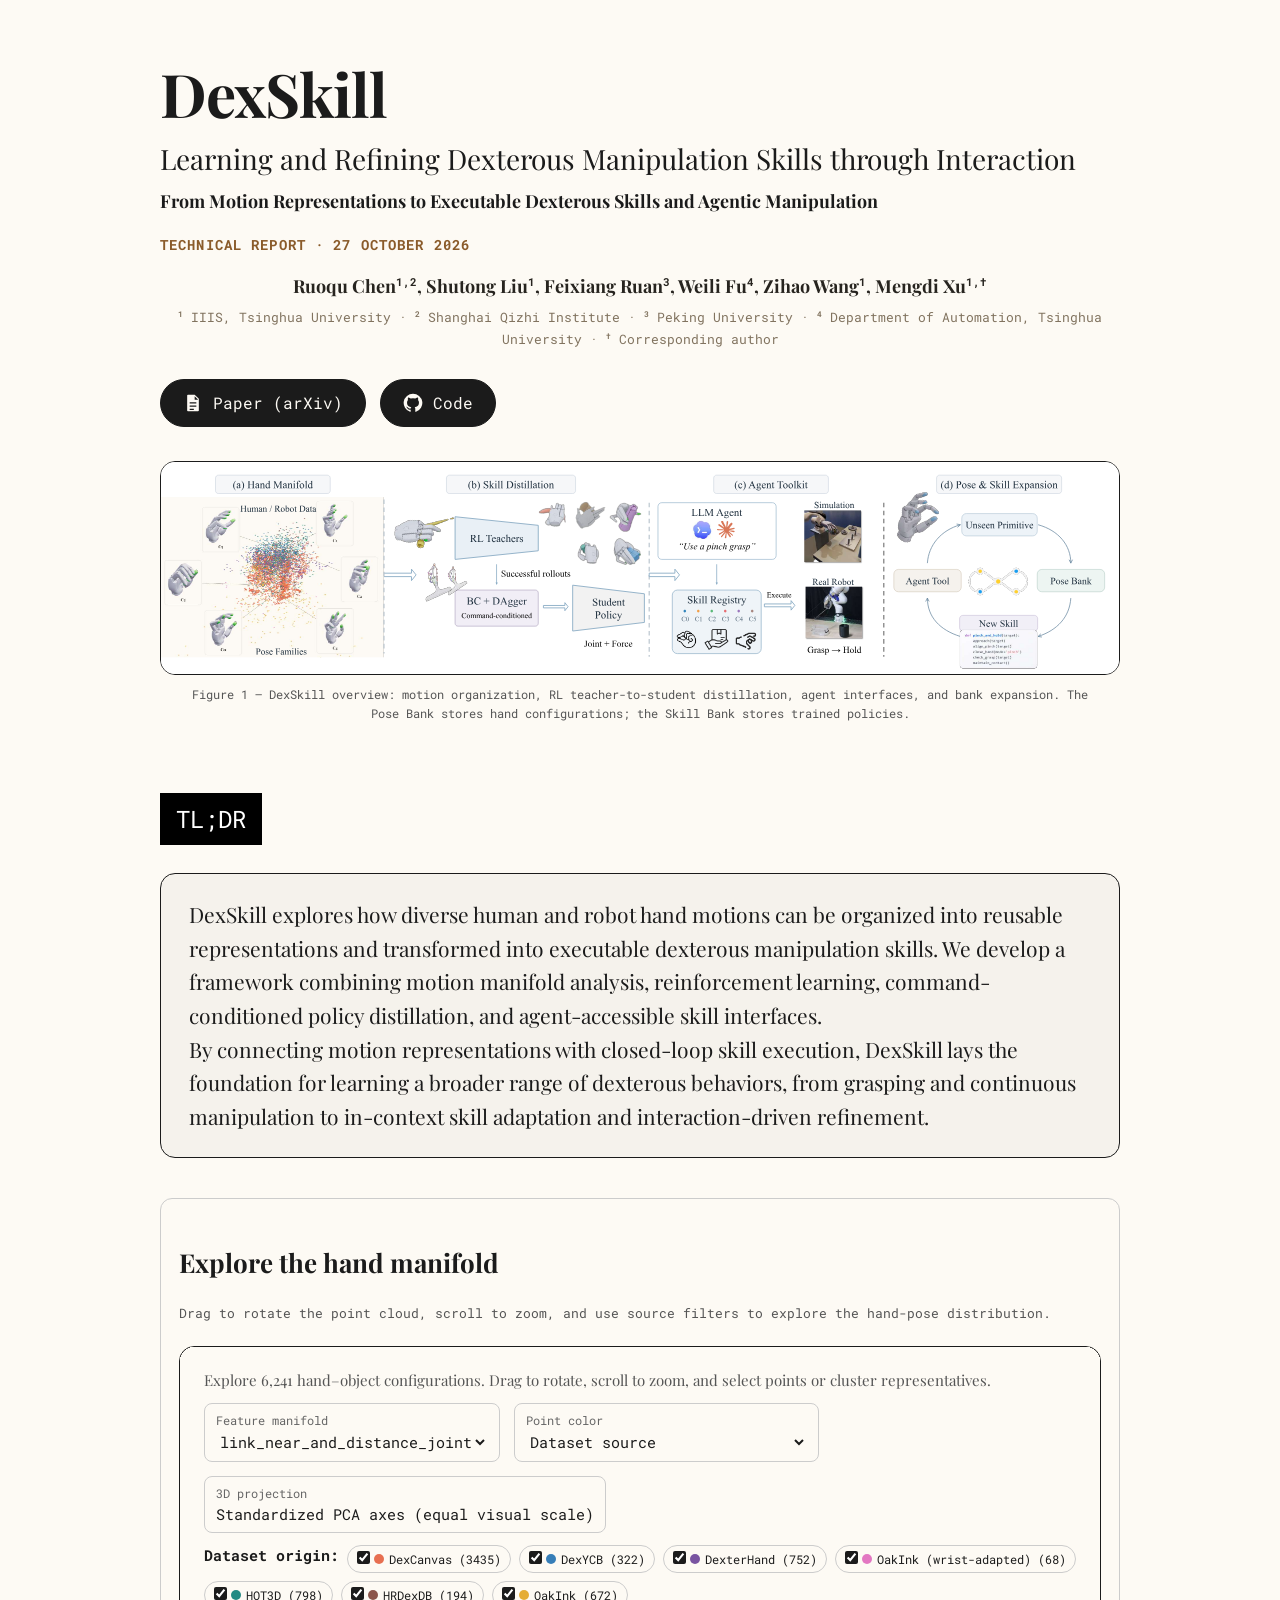
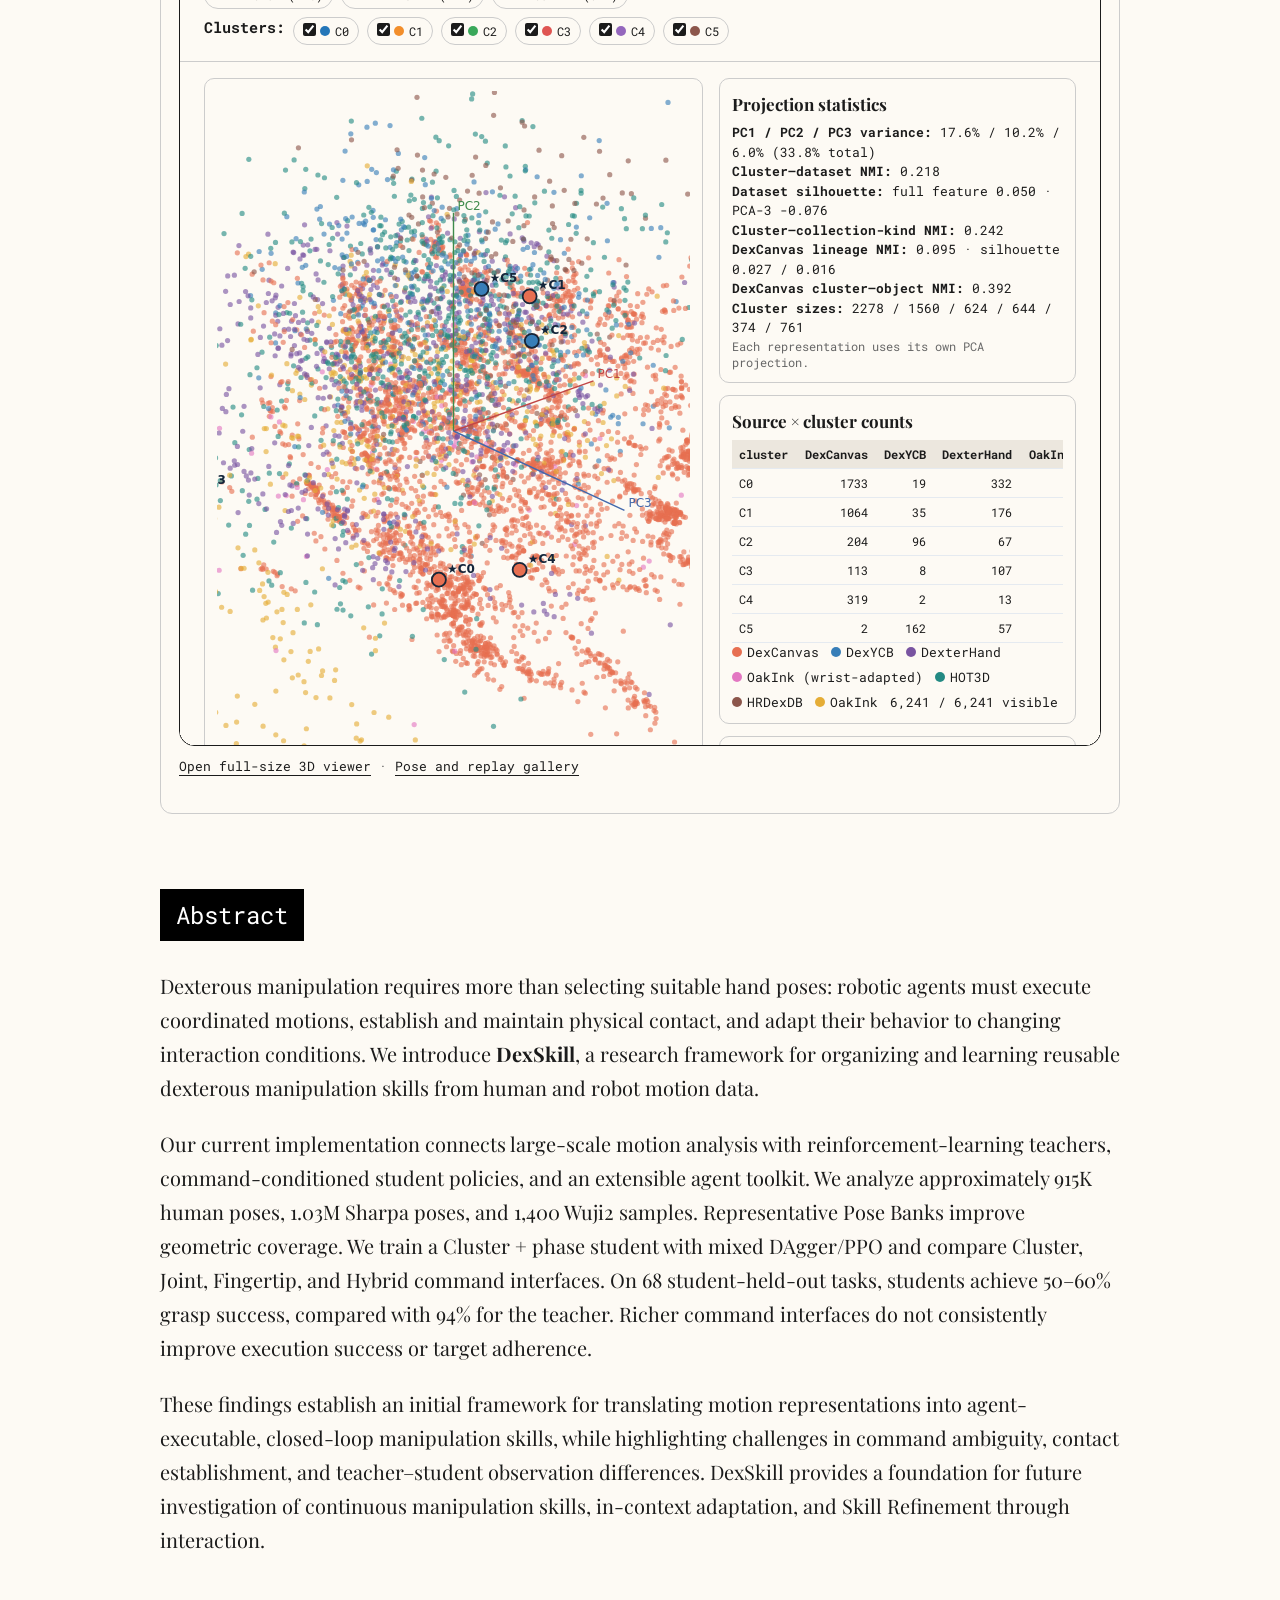
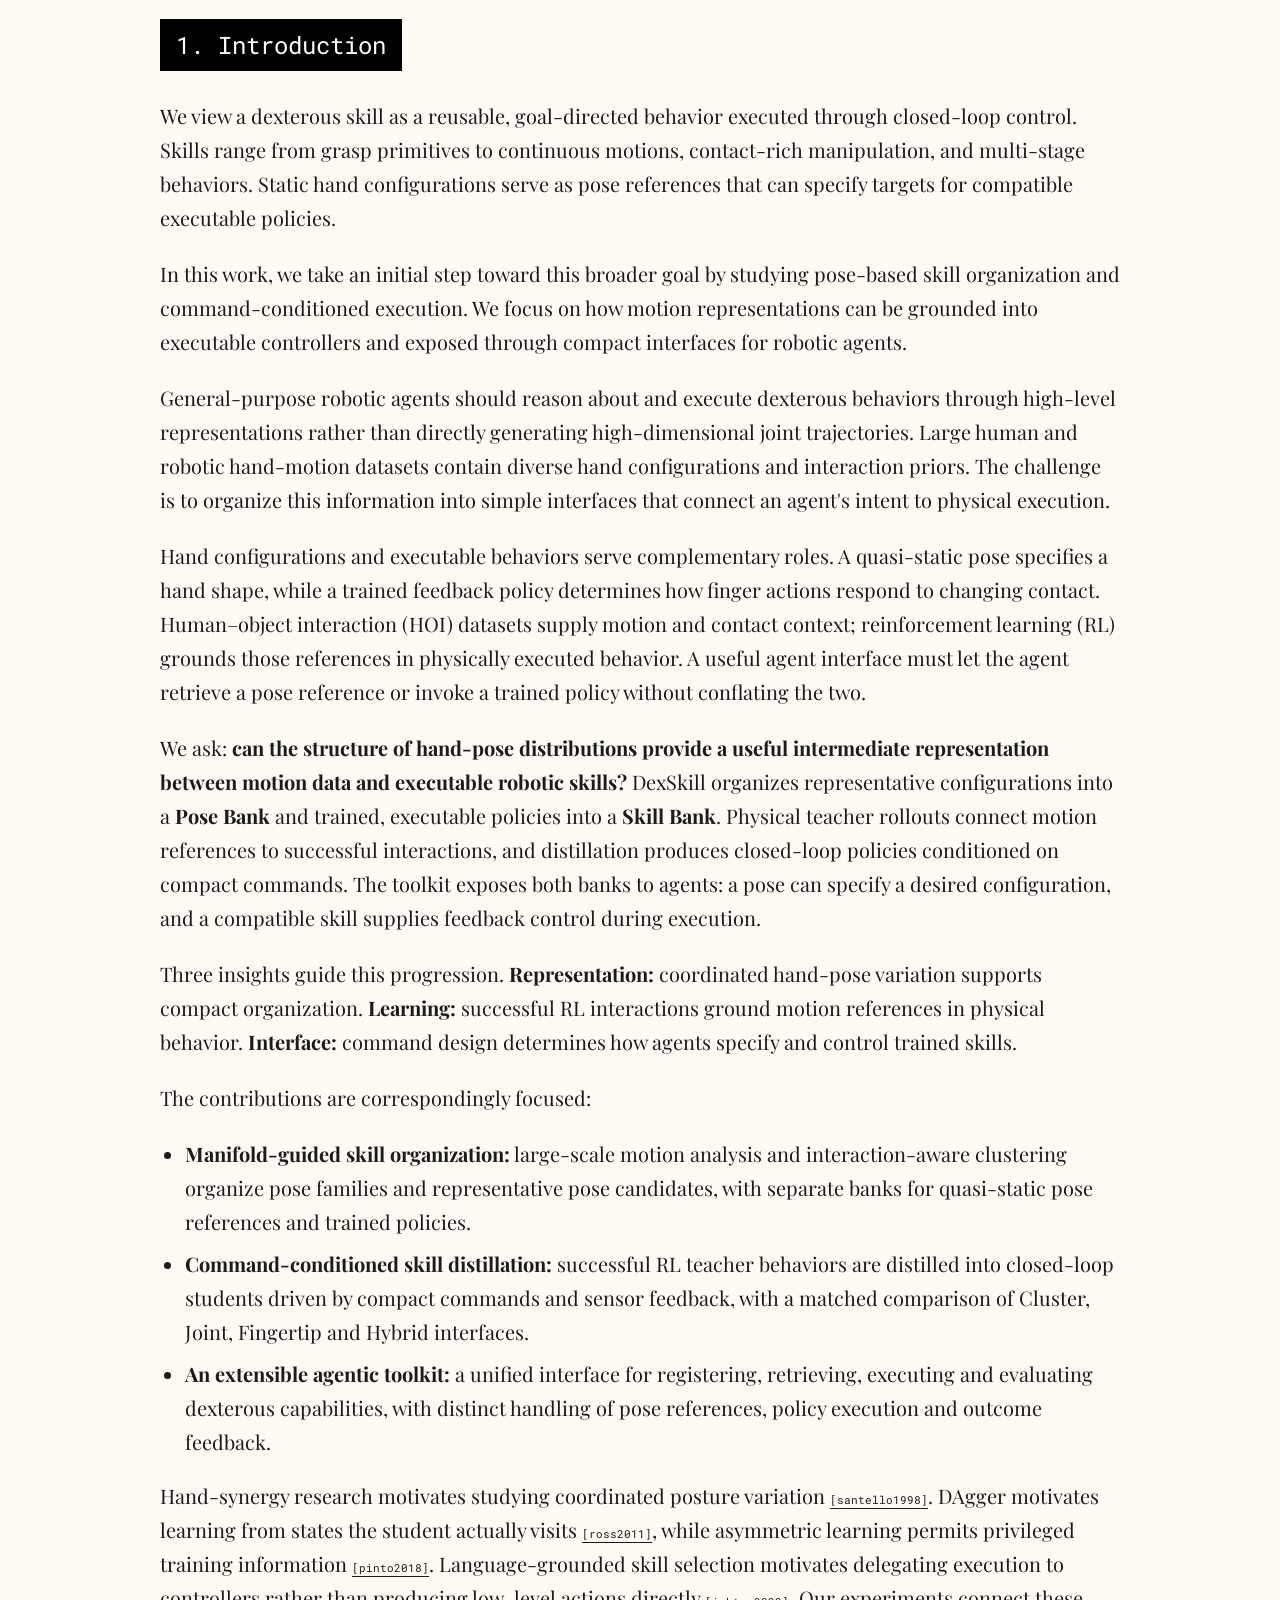
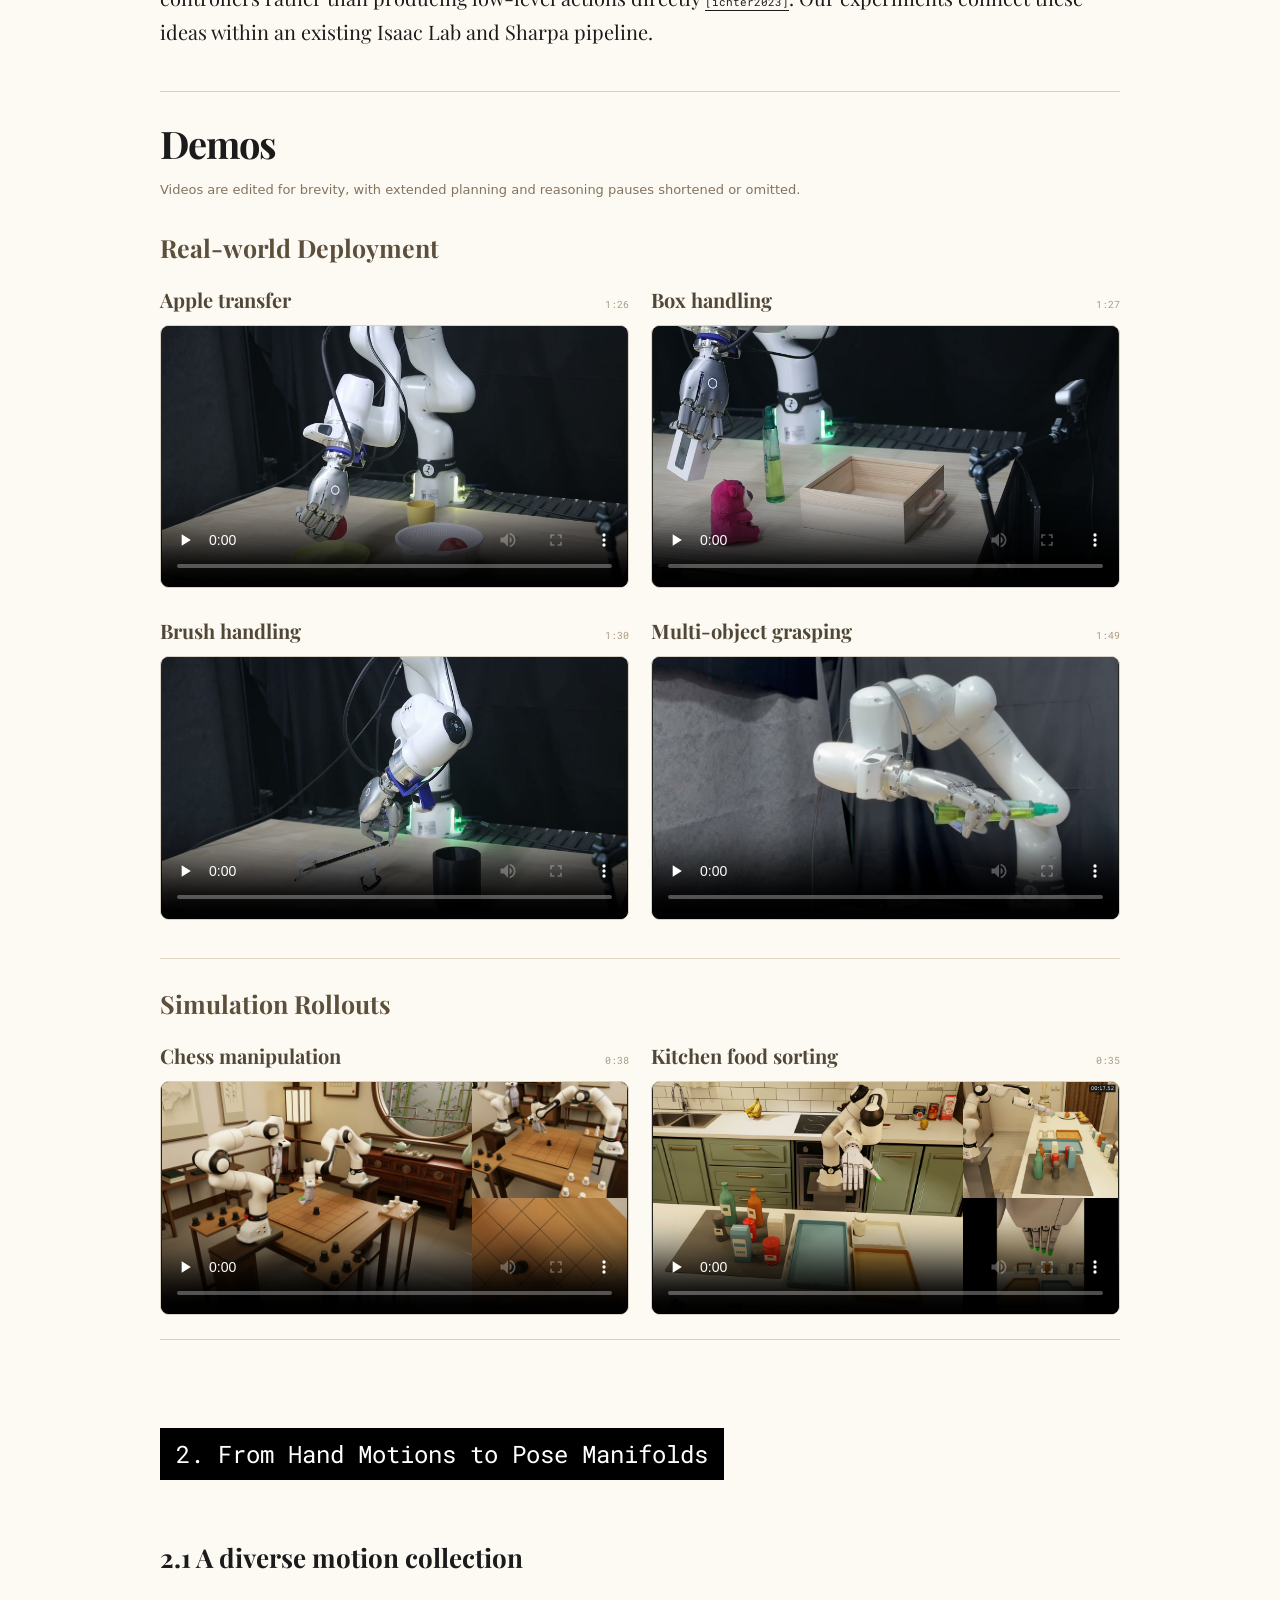
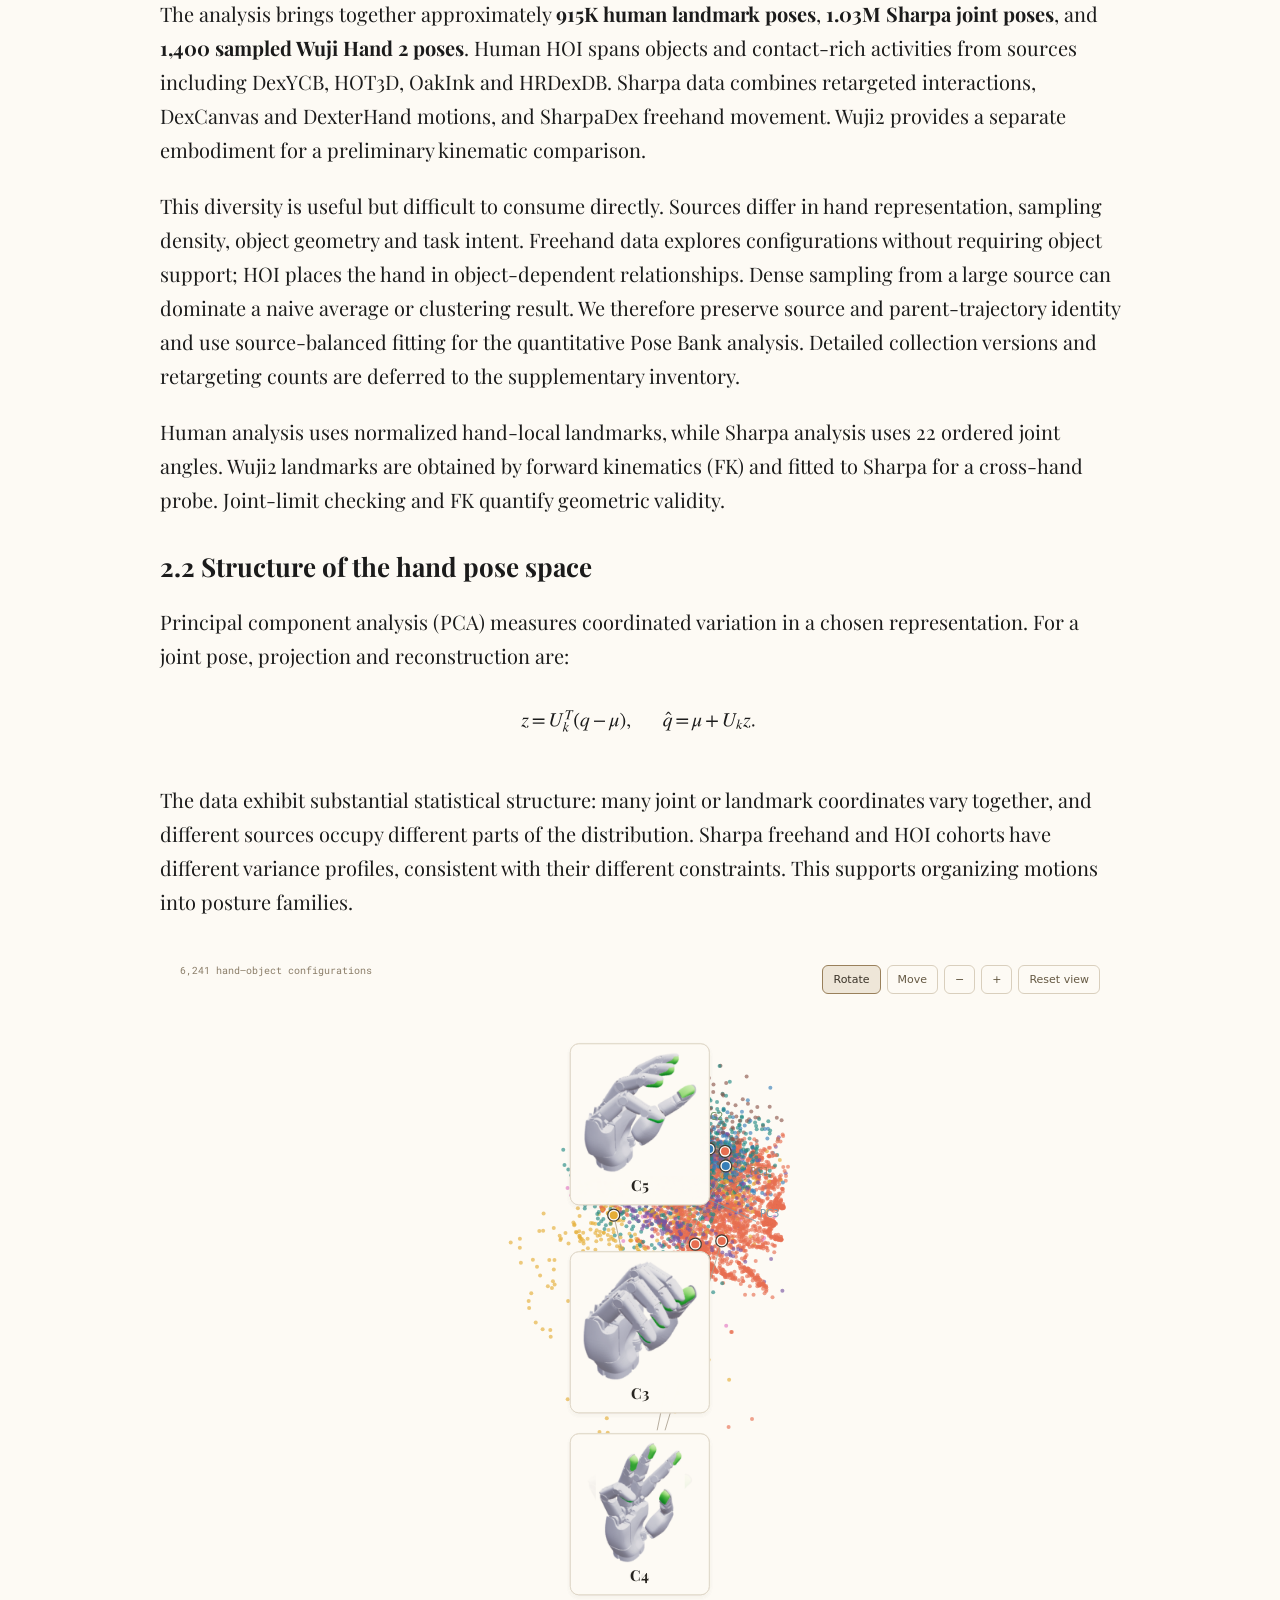
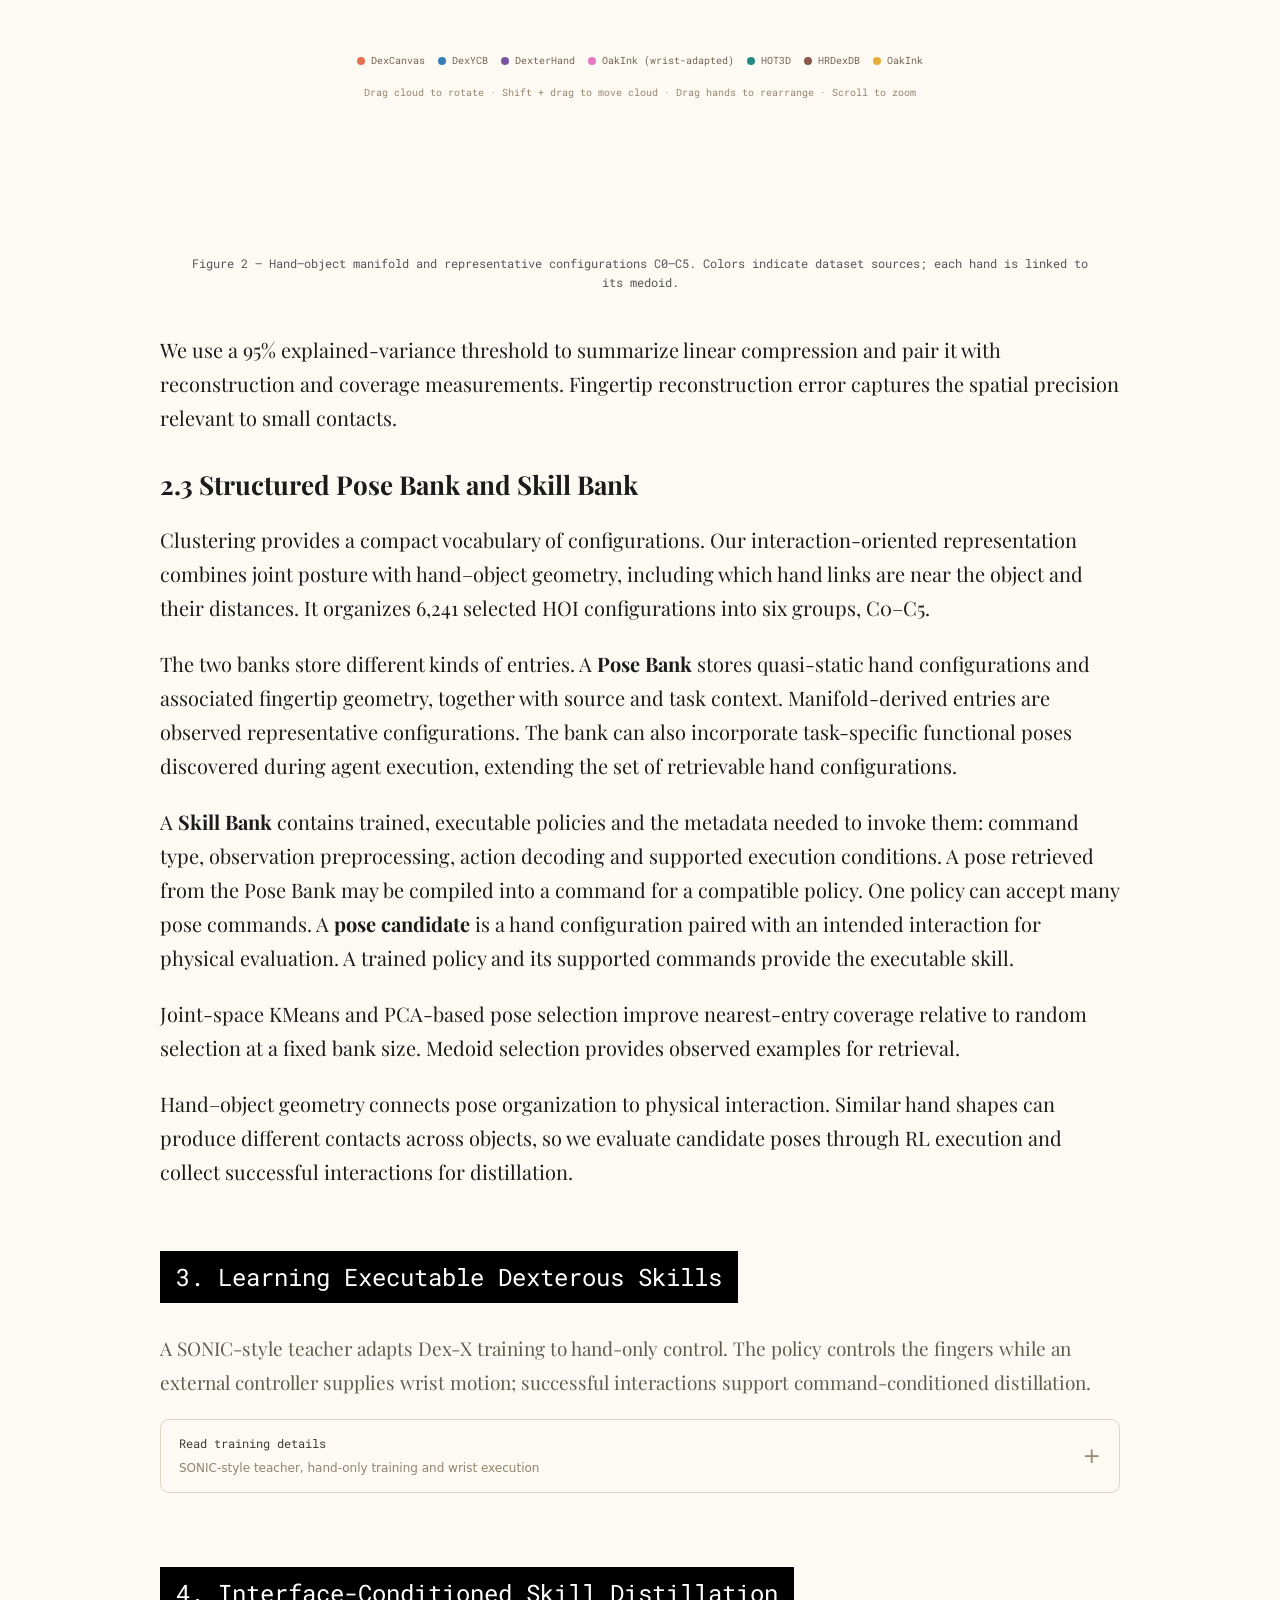
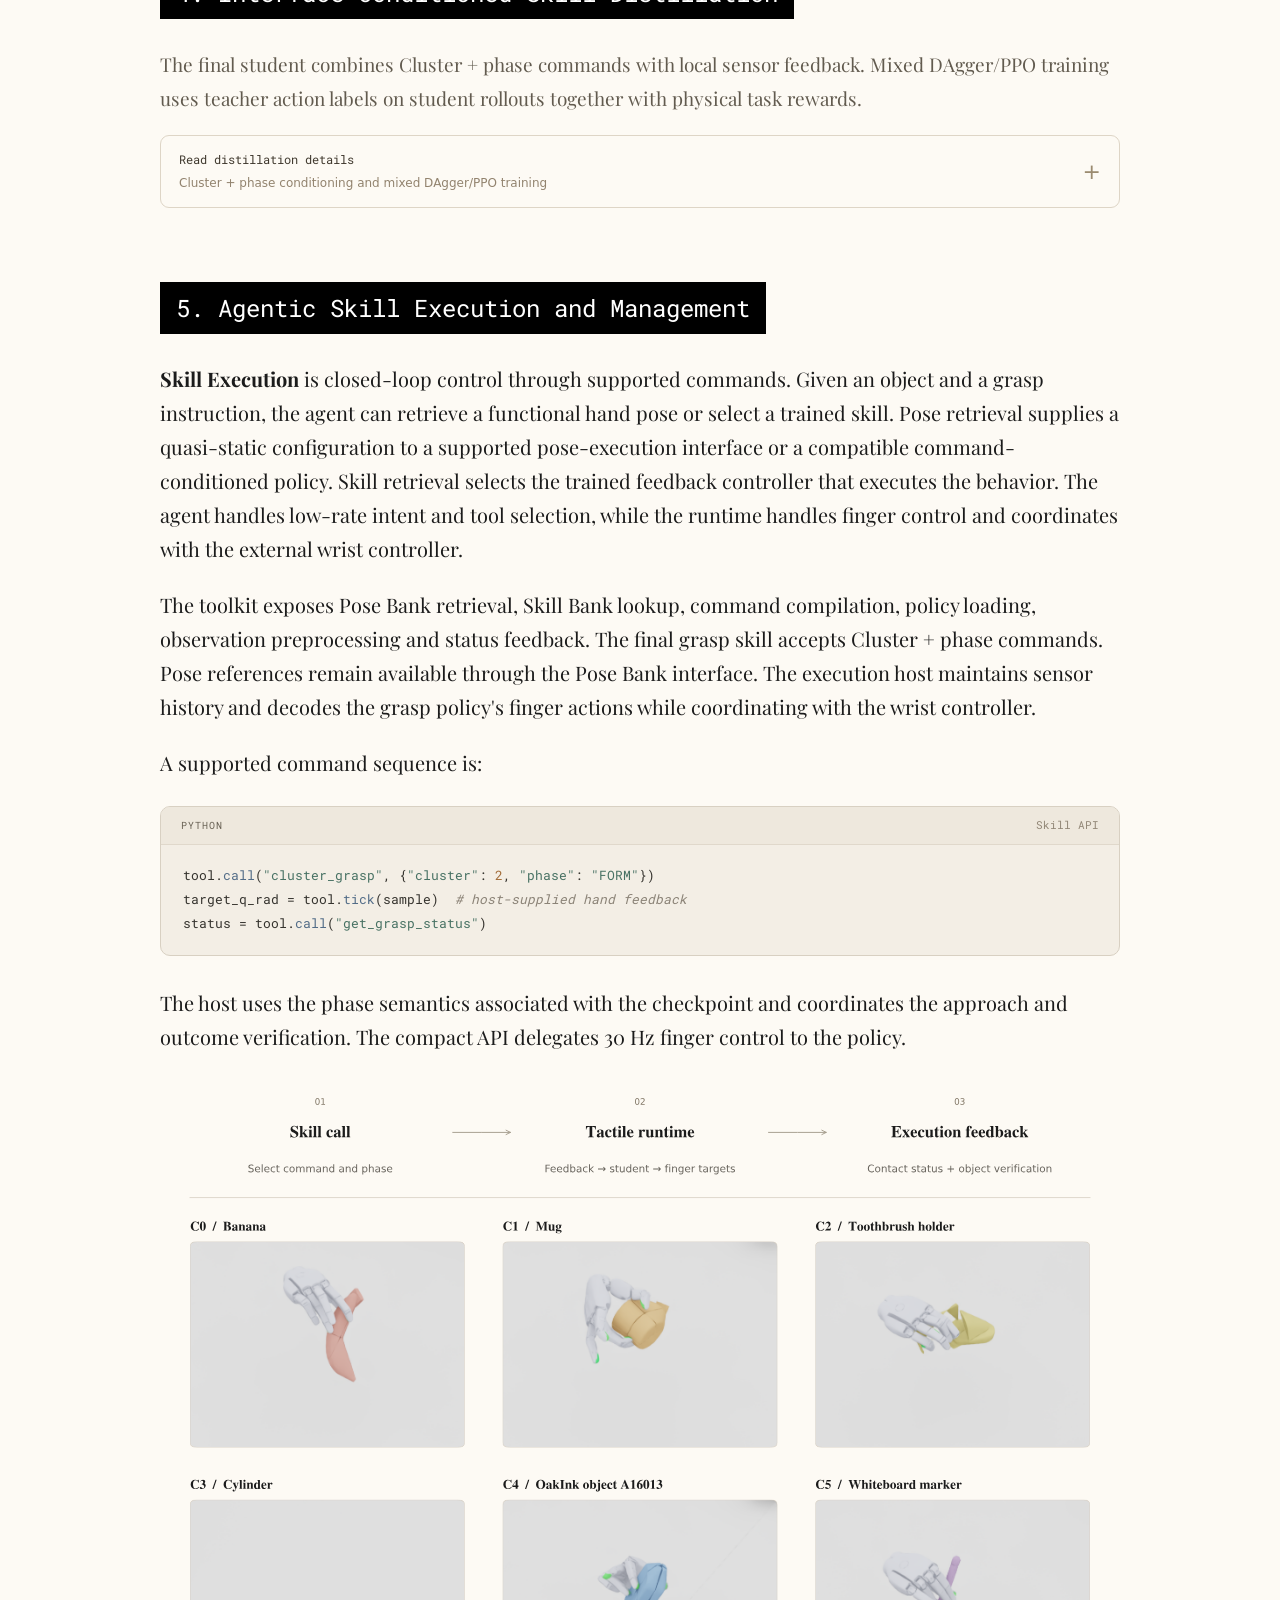
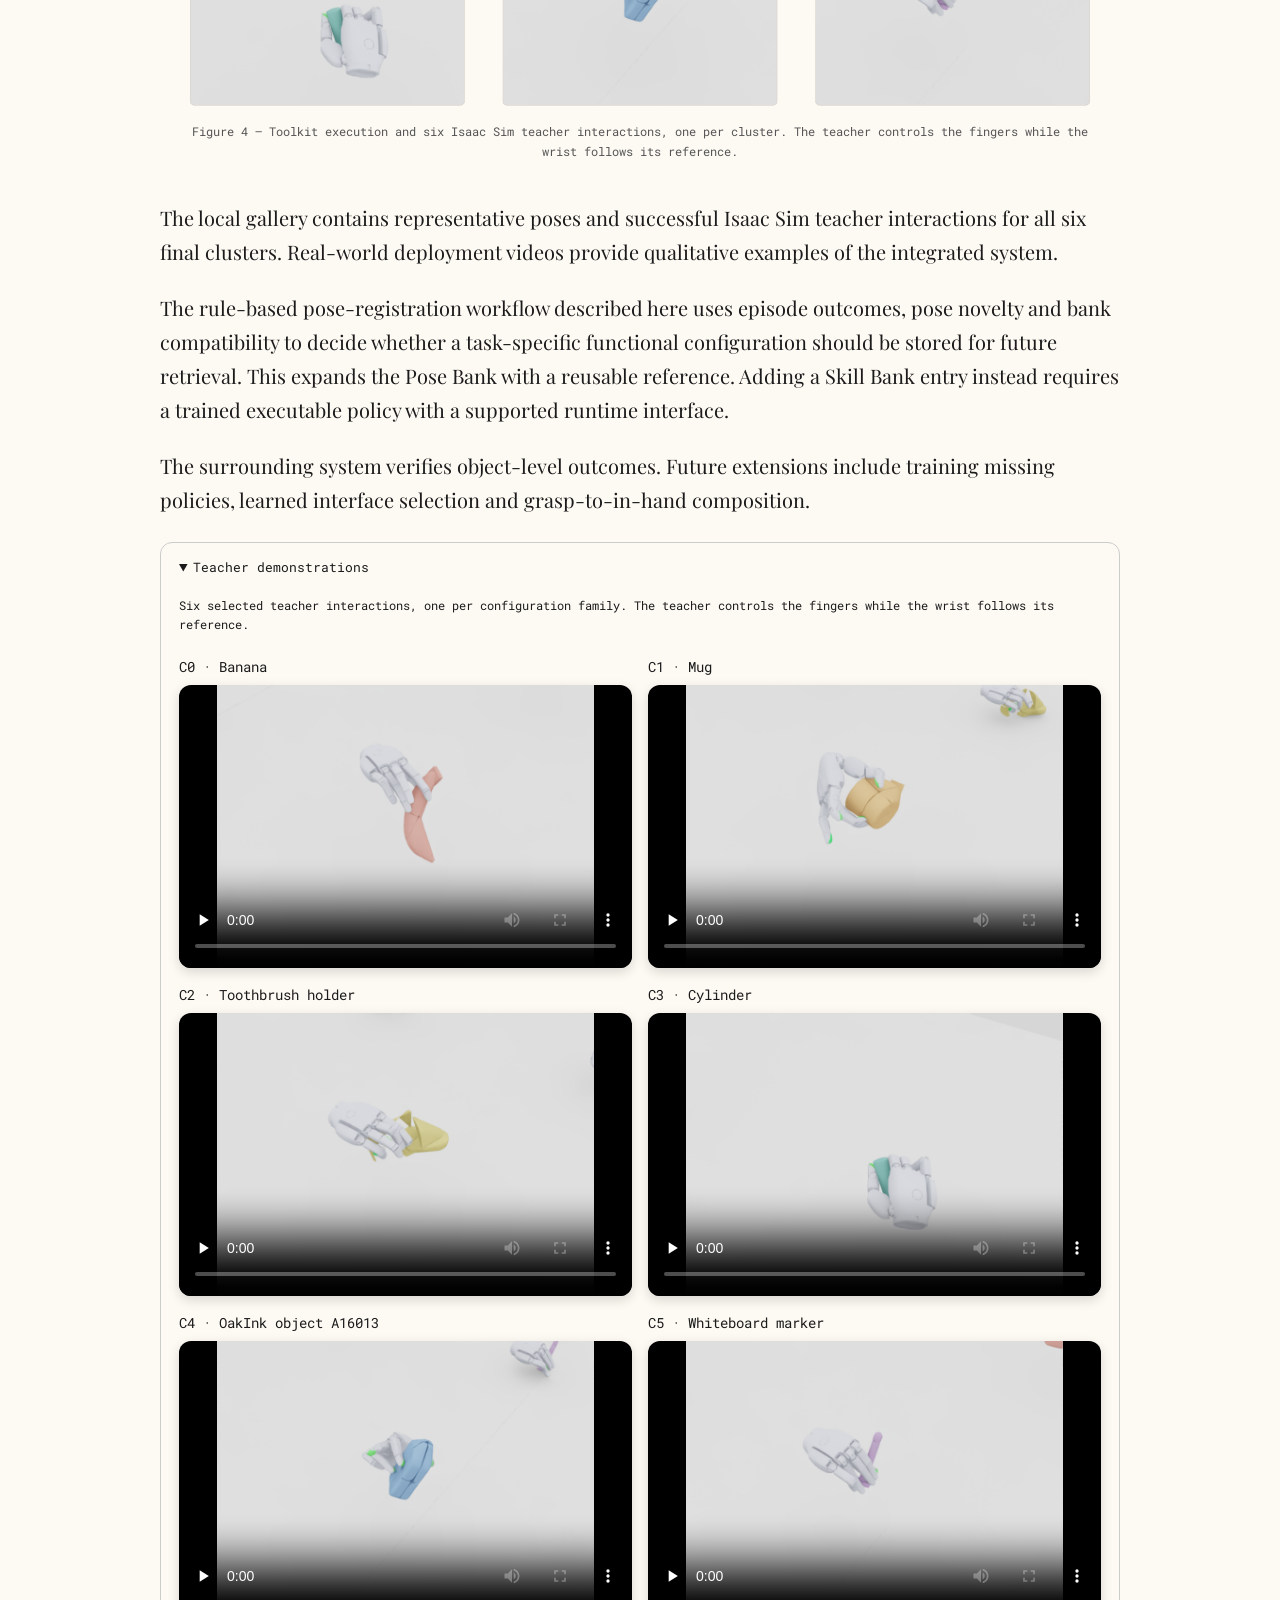
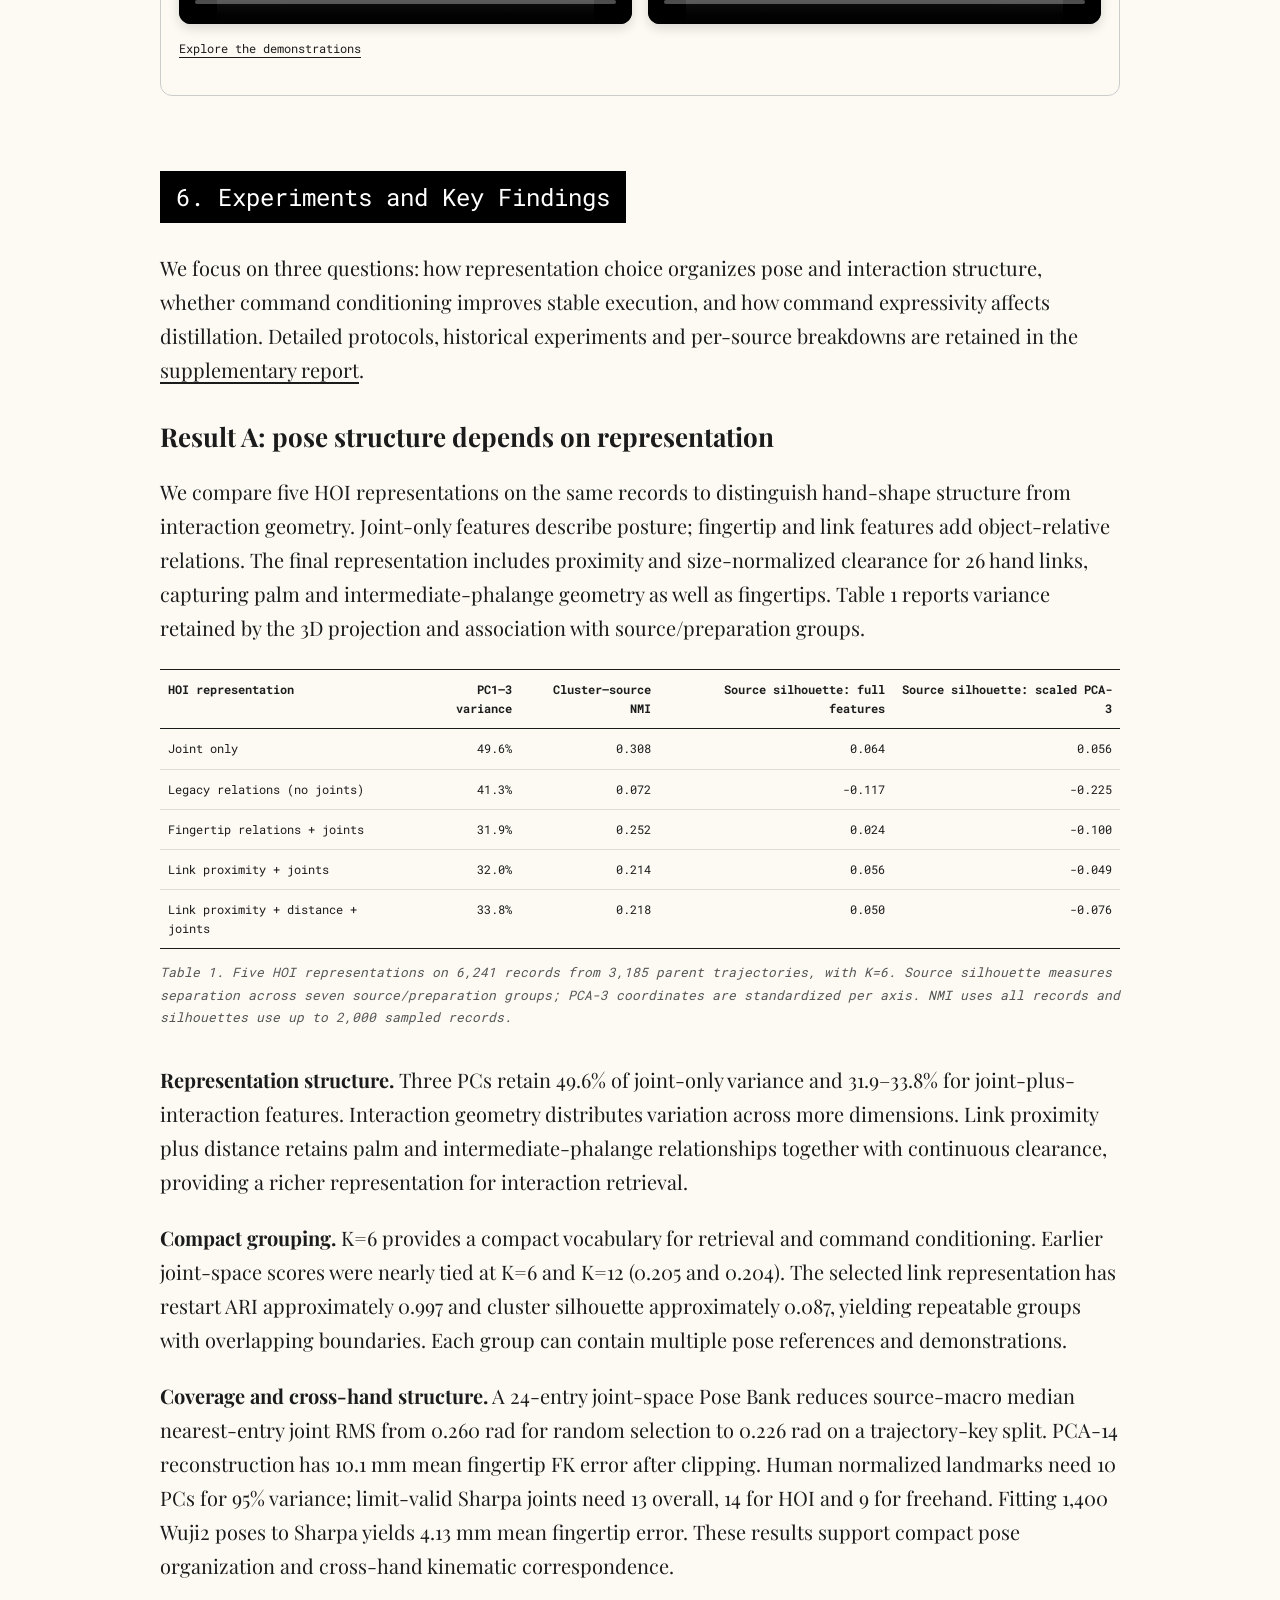
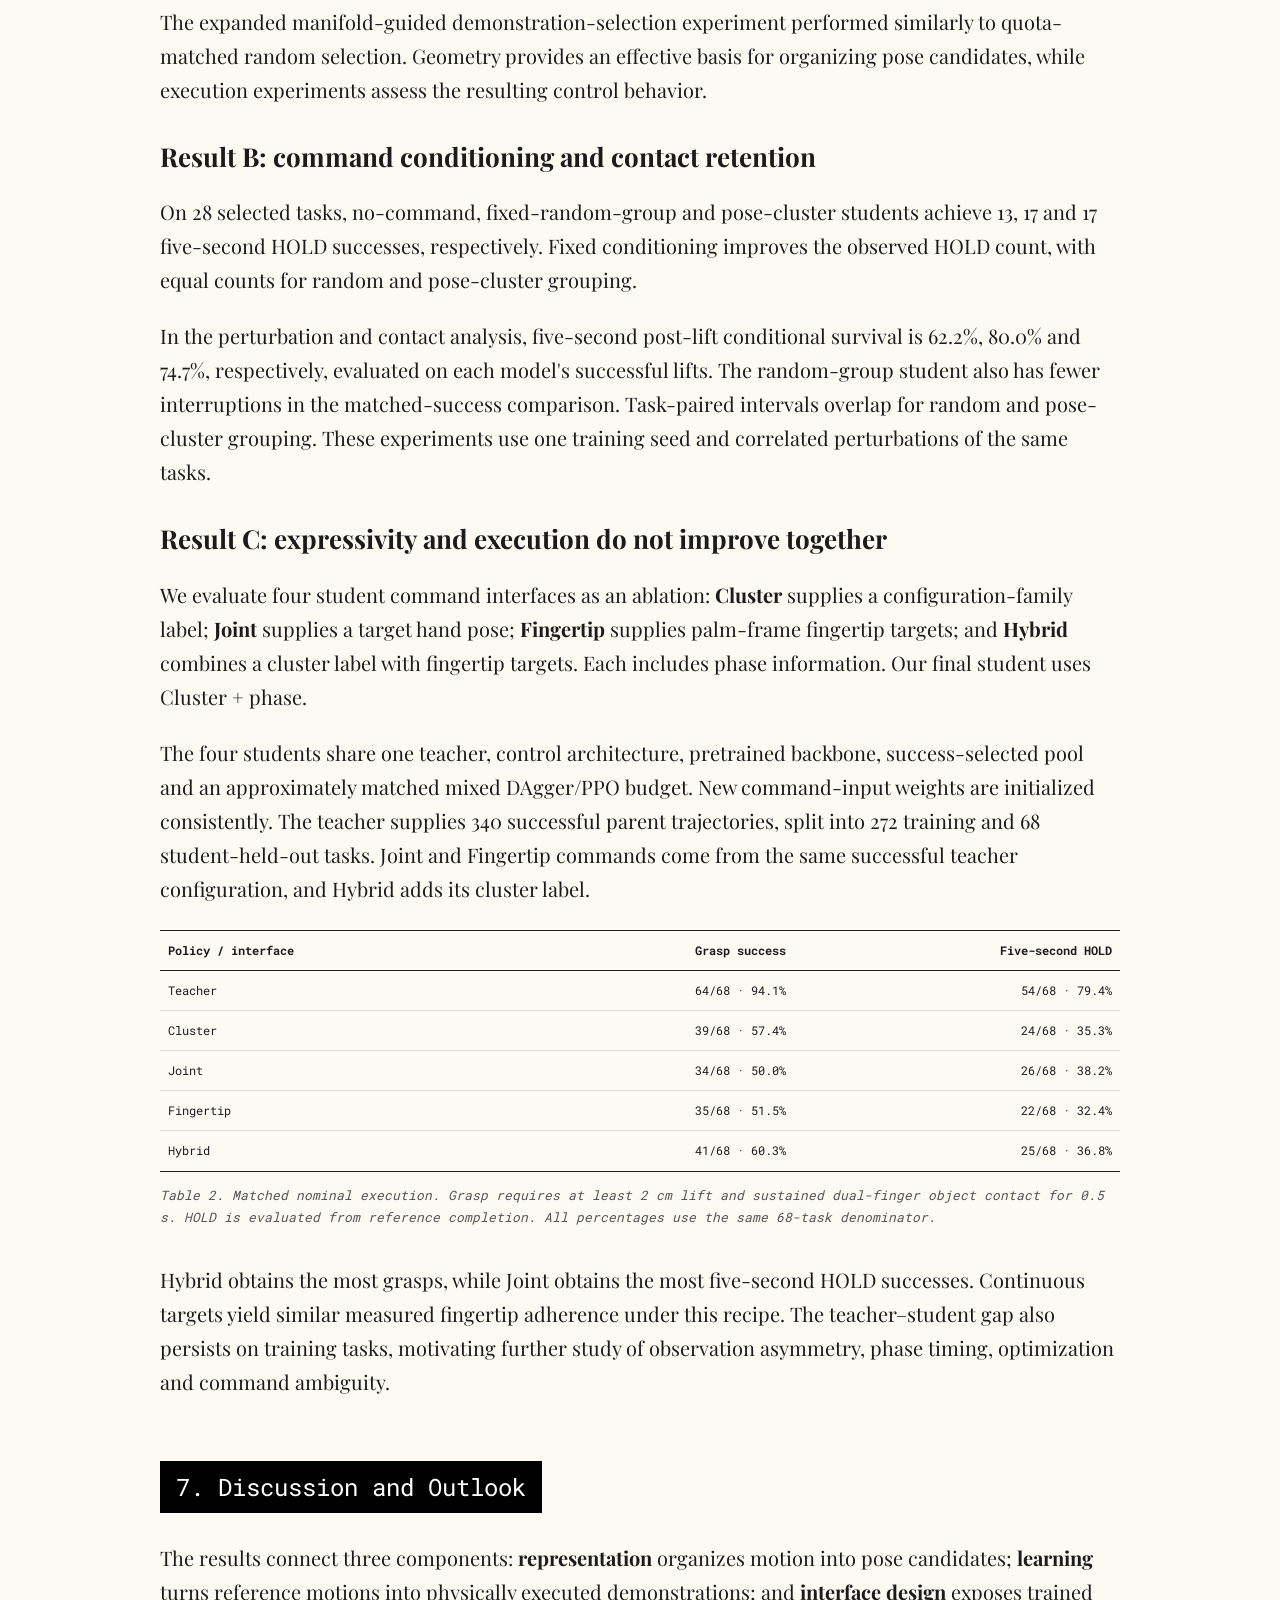
<file: index.html>
<!doctype html><html lang="en"><head><meta charset="utf-8"><meta name="viewport" content="width=device-width,initial-scale=1"><title>DexSkill — Learning and Refining Dexterous Manipulation Skills through Interaction</title><meta name="description" content="Hand motion structure, executable skill distillation and an extensible agentic dexterous toolkit."><link rel="stylesheet" href="assets/template-fonts.css"><link rel="stylesheet" href="assets/dexx-template.css"><link rel="stylesheet" href="assets/rldex_report.css?v=project-links-20261027"><link rel="icon" href="favicon.ico?v=1" sizes="any"><link rel="icon" type="image/png" sizes="32x32" href="assets/favicon-32.png?v=1"><link rel="apple-touch-icon" sizes="180x180" href="assets/favicon-180.png"><link rel="stylesheet" href="assets/project-titles.css"></head><body><nav class="toc" aria-label="Report contents"><h3>Content</h3><hr><ul><li><a href="#tldr">TL;DR</a></li><li><a href="#interactive-manifold">Interactive Manifold</a></li><li><a href="#abstract">Abstract</a></li><li><a href="#1-introduction">1. Introduction</a></li><li class="toc-demo"><a href="#demos">Demos</a></li><li><a href="#2-from-hand-motions-to-pose-manifolds">2. From Hand Motions to Pose Manifolds</a></li><li><a href="#3-learning-executable-dexterous-skills">3. Learning Executable Dexterous Skills</a></li><li><a href="#4-interface-conditioned-skill-distillation">4. Interface-Conditioned Skill Distillation</a></li><li><a href="#5-an-extensible-toolkit-for-llm-agents">5. Agentic Skill Execution and Management</a></li><li><a href="#6-experiments-and-key-findings">6. Experiments and Key Findings</a></li><li><a href="#7-discussion-and-outlook">7. Discussion and Outlook</a></li><li><a href="#supplementary-material">Supplementary Material</a></li><li><a href="#references">References</a></li></ul></nav><main class="main-content"><header class="report-hero"><h1 class="hero-text">DexSkill</h1><h3 class="project-subtitle">Learning and Refining Dexterous Manipulation Skills through Interaction</h3><p class="project-description"><strong>From Motion Representations to Executable Dexterous Skills and Agentic Manipulation</strong></p><div class="venue">Technical Report · 27 October 2026</div><div class="authors project-authors"><div class="author-names">Ruoqu Chen<sup>1,2</sup>, Shutong Liu<sup>1</sup>, Feixiang Ruan<sup>3</sup>, Weili Fu<sup>4</sup>, Zihao Wang<sup>1</sup>, Mengdi Xu<sup>1,†</sup></div><div class="author-affiliations"><sup>1</sup> IIIS, Tsinghua University · <sup>2</sup> Shanghai Qizhi Institute · <sup>3</sup> Peking University · <sup>4</sup> Department of Automation, Tsinghua University · <sup>†</sup> Corresponding author</div></div><nav class="project-links" aria-label="Project resources"><span class="link-pill" role="link" aria-disabled="true" tabindex="0" title="Paper link coming soon"><svg viewBox="0 0 24 24" aria-hidden="true"><path d="M6 2h8l5 5v14a1 1 0 0 1-1 1H6a1 1 0 0 1-1-1V3a1 1 0 0 1 1-1Zm8 1.8V8h4.2L14 3.8ZM8 11v1.5h8V11H8Zm0 4v1.5h8V15H8Zm0 4v1.5h5V19H8Z"/></svg><span>Paper (arXiv)</span></span><a class="link-pill" href="https://github.com/shutongliu-dev/rldexagents-web" target="_blank" rel="noopener"><svg viewBox="0 0 24 24" aria-hidden="true"><path d="M12 .8a11.2 11.2 0 0 0-3.54 21.83c.56.1.77-.24.77-.54v-2.08c-3.13.68-3.79-1.33-3.79-1.33-.51-1.3-1.25-1.64-1.25-1.64-1.02-.7.08-.68.08-.68 1.13.08 1.73 1.16 1.73 1.16 1 1.72 2.63 1.22 3.27.93.1-.73.4-1.22.71-1.5-2.5-.28-5.13-1.25-5.13-5.54 0-1.22.44-2.22 1.16-3-.12-.28-.5-1.42.11-2.96 0 0 .94-.3 3.08 1.15a10.7 10.7 0 0 1 5.6 0c2.14-1.45 3.07-1.15 3.07-1.15.61 1.54.23 2.68.11 2.96.73.78 1.16 1.78 1.16 3 0 4.3-2.63 5.25-5.14 5.53.4.35.76 1.04.76 2.1v3.05c0 .3.2.65.78.54A11.2 11.2 0 0 0 12 .8Z"/></svg><span>Code</span></a></nav><figure><a href="method.pdf" target="_blank" rel="noopener" title="Open original method PDF"><img loading="lazy" src="figures/method_overview.svg?v=method-20261027" alt="Figure 1 — RLDexAgents overview: motion organization, RL teacher-to-student distillation, agent interfaces, and bank expansion. The pose bank stores hand configurations; the skill bank stores trained policies."></a><figcaption class="figure-caption">Figure 1 — DexSkill overview: motion organization, RL teacher-to-student distillation, agent interfaces, and bank expansion. The Pose Bank stores hand configurations; the Skill Bank stores trained policies.</figcaption></figure><div class="quick-links" hidden><a class="link-pill" href="RLDexAgents_Technical_Report.md">Report</a><a class="link-pill" href="RLDexAgents_Technical_Report.tex">LaTeX</a><a class="link-pill" href="method.pdf">Method Figure</a><a class="link-pill" href="supplementary_report.html">Supplementary</a><a class="link-pill" href="pose_hoi_manifold.html">Interactive Gallery</a><a class="link-pill" href="references.bib">References</a></div></header><article class="section">
<h2 class="tagline" id="tldr">TL;DR</h2><div class="tldr"><p>DexSkill explores how diverse human and robot hand motions can be organized into reusable representations and transformed into executable dexterous manipulation skills. We develop a framework combining motion manifold analysis, reinforcement learning, command-conditioned policy distillation, and agent-accessible skill interfaces.</p><p>By connecting motion representations with closed-loop skill execution, DexSkill lays the foundation for learning a broader range of dexterous behaviors, from grasping and continuous manipulation to in-context skill adaptation and interaction-driven refinement.</p></div><section class="interactive-evidence" id="interactive-manifold"><h3>Explore the hand manifold</h3><p>Drag to rotate the point cloud, scroll to zoom, and use source filters to explore the hand-pose distribution.</p><iframe src="manifold.html" title="Interactive hand-object manifold by dataset source" loading="eager"></iframe><p><a href="manifold.html" target="_blank" rel="noopener">Open full-size 3D viewer</a> · <a href="pose_hoi_manifold.html">Pose and replay gallery</a><a href="data/wrist_adapted_source_audit.json" data-maintenance hidden>Source audit</a></p></section><h2 class="tagline" id="abstract">Abstract</h2>
<p>Dexterous manipulation requires more than selecting suitable hand poses: robotic agents must execute coordinated motions, establish and maintain physical contact, and adapt their behavior to changing interaction conditions. We introduce <strong>DexSkill</strong>, a research framework for organizing and learning reusable dexterous manipulation skills from human and robot motion data.</p>
<p>Our current implementation connects large-scale motion analysis with reinforcement-learning teachers, command-conditioned student policies, and an extensible agent toolkit. We analyze approximately 915K human poses, 1.03M Sharpa poses, and 1,400 Wuji2 samples. Representative Pose Banks improve geometric coverage. We train a Cluster + phase student with mixed DAgger/PPO and compare Cluster, Joint, Fingertip, and Hybrid command interfaces. On 68 student-held-out tasks, students achieve 50–60% grasp success, compared with 94% for the teacher. Richer command interfaces do not consistently improve execution success or target adherence.</p>
<p>These findings establish an initial framework for translating motion representations into agent-executable, closed-loop manipulation skills, while highlighting challenges in command ambiguity, contact establishment, and teacher–student observation differences. DexSkill provides a foundation for future investigation of continuous manipulation skills, in-context adaptation, and Skill Refinement through interaction.</p>
<h2 class="tagline" id="1-introduction">1. Introduction</h2>
<p>We view a dexterous skill as a reusable, goal-directed behavior executed through closed-loop control. Skills range from grasp primitives to continuous motions, contact-rich manipulation, and multi-stage behaviors. Static hand configurations serve as pose references that can specify targets for compatible executable policies.</p>
<p>In this work, we take an initial step toward this broader goal by studying pose-based skill organization and command-conditioned execution. We focus on how motion representations can be grounded into executable controllers and exposed through compact interfaces for robotic agents.</p>
<p>General-purpose robotic agents should reason about and execute dexterous behaviors through high-level representations rather than directly generating high-dimensional joint trajectories. Large human and robotic hand-motion datasets contain diverse hand configurations and interaction priors. The challenge is to organize this information into simple interfaces that connect an agent's intent to physical execution.</p>
<p>Hand configurations and executable behaviors serve complementary roles. A quasi-static pose specifies a hand shape, while a trained feedback policy determines how finger actions respond to changing contact. Human–object interaction (HOI) datasets supply motion and contact context; reinforcement learning (RL) grounds those references in physically executed behavior. A useful agent interface must let the agent retrieve a pose reference or invoke a trained policy without conflating the two.</p>
<p>We ask: <strong>can the structure of hand-pose distributions provide a useful intermediate representation between motion data and executable robotic skills?</strong> DexSkill organizes representative configurations into a <strong>Pose Bank</strong> and trained, executable policies into a <strong>Skill Bank</strong>. Physical teacher rollouts connect motion references to successful interactions, and distillation produces closed-loop policies conditioned on compact commands. The toolkit exposes both banks to agents: a pose can specify a desired configuration, and a compatible skill supplies feedback control during execution.</p>

<p>Three insights guide this progression. <strong>Representation:</strong> coordinated hand-pose variation supports compact organization. <strong>Learning:</strong> successful RL interactions ground motion references in physical behavior. <strong>Interface:</strong> command design determines how agents specify and control trained skills.</p>
<p>The contributions are correspondingly focused:</p>
<ul>
<li><strong>Manifold-guided skill organization:</strong> large-scale motion analysis and interaction-aware clustering organize pose families and representative pose candidates, with separate banks for quasi-static pose references and trained policies.</li>
<li><strong>Command-conditioned skill distillation:</strong> successful RL teacher behaviors are distilled into closed-loop students driven by compact commands and sensor feedback, with a matched comparison of Cluster, Joint, Fingertip and Hybrid interfaces.</li>
<li><strong>An extensible agentic toolkit:</strong> a unified interface for registering, retrieving, executing and evaluating dexterous capabilities, with distinct handling of pose references, policy execution and outcome feedback.</li>
</ul>
<p>Hand-synergy research motivates studying coordinated posture variation <a class="citation" href="#ref-santello1998">[santello1998]</a>. DAgger motivates learning from states the student actually visits <a class="citation" href="#ref-ross2011">[ross2011]</a>, while asymmetric learning permits privileged training information <a class="citation" href="#ref-pinto2018">[pinto2018]</a>. Language-grounded skill selection motivates delegating execution to controllers rather than producing low-level actions directly <a class="citation" href="#ref-ichter2023">[ichter2023]</a>. Our experiments connect these ideas within an existing Isaac Lab and Sharpa pipeline.</p>
<section id="demos" class="featured-demos" aria-labelledby="demos-heading"><div class="featured-demos-heading"><h2 id="demos-heading">Demos</h2></div><p class="demo-editing-note">Videos are edited for brevity, with extended planning and reasoning pauses shortened or omitted.</p><div class="demo-group" data-demo-group="real_world"><h3 class="demo-group-title">Real-world Deployment</h3><div class="featured-demo-grid"><article class="featured-demo"><div class="featured-demo-heading"><h4>Apple transfer</h4><span class="demo-duration">1:26</span></div><video controls playsinline preload="none" poster="assets/rollout_posters/apple.jpg" style="aspect-ratio:854/480" aria-label="Apple transfer"><source src="demos/苹果.mp4" type="video/mp4"><a href="demos/苹果.mp4">Watch video</a></video></article><article class="featured-demo"><div class="featured-demo-heading"><h4>Box handling</h4><span class="demo-duration">1:27</span></div><video controls playsinline preload="none" poster="assets/rollout_posters/box.jpg" style="aspect-ratio:854/480" aria-label="Box handling"><source src="demos/盒子.mp4" type="video/mp4"><a href="demos/盒子.mp4">Watch video</a></video></article><article class="featured-demo"><div class="featured-demo-heading"><h4>Brush handling</h4><span class="demo-duration">1:30</span></div><video controls playsinline preload="none" poster="assets/rollout_posters/brush.jpg" style="aspect-ratio:854/480" aria-label="Brush handling"><source src="demos/毛笔.mp4" type="video/mp4"><a href="demos/毛笔.mp4">Watch video</a></video></article><article class="featured-demo"><div class="featured-demo-heading"><h4>Multi-object grasping</h4><span class="demo-duration">1:49</span></div><video controls playsinline preload="none" poster="assets/rollout_posters/multi-object.jpg" style="aspect-ratio:960/540" aria-label="Multi-object grasping"><source src="demos/20261027-170227.mp4" type="video/mp4"><a href="demos/20261027-170227.mp4">Watch video</a></video></article></div></div><div class="demo-group" data-demo-group="simulation"><h3 class="demo-group-title">Simulation Rollouts</h3><div class="featured-demo-grid"><article class="featured-demo"><div class="featured-demo-heading"><h4>Chess manipulation</h4><span class="demo-duration">0:38</span></div><video controls playsinline preload="none" poster="assets/rollout_posters/chess-three-views.jpg" style="aspect-ratio:2880/1440" aria-label="Chess manipulation"><source src="demos/sim/chess_three_views_2880x1440.mp4" type="video/mp4"><a href="demos/sim/chess_three_views_2880x1440.mp4">Watch video</a></video></article><article class="featured-demo"><div class="featured-demo-heading"><h4>Kitchen food sorting</h4><span class="demo-duration">0:35</span></div><video controls playsinline preload="none" poster="assets/rollout_posters/kitchen-food-sorting.jpg" style="aspect-ratio:2880/1440" aria-label="Kitchen food sorting"><source src="demos/sim/厨房食品分类_腕部方向修正_demo.mp4" type="video/mp4"><a href="demos/sim/厨房食品分类_腕部方向修正_demo.mp4">Watch video</a></video></article></div></div></section>
<h2 class="tagline" id="2-from-hand-motions-to-pose-manifolds">2. From Hand Motions to Pose Manifolds</h2>
<h3 id="21-a-diverse-motion-collection">2.1 A diverse motion collection</h3>
<p>The analysis brings together approximately <strong>915K human landmark poses</strong>, <strong>1.03M Sharpa joint poses</strong>, and <strong>1,400 sampled Wuji Hand 2 poses</strong>. Human HOI spans objects and contact-rich activities from sources including DexYCB, HOT3D, OakInk and HRDexDB. Sharpa data combines retargeted interactions, DexCanvas and DexterHand motions, and SharpaDex freehand movement. Wuji2 provides a separate embodiment for a preliminary kinematic comparison.</p>
<p>This diversity is useful but difficult to consume directly. Sources differ in hand representation, sampling density, object geometry and task intent. Freehand data explores configurations without requiring object support; HOI places the hand in object-dependent relationships. Dense sampling from a large source can dominate a naive average or clustering result. We therefore preserve source and parent-trajectory identity and use source-balanced fitting for the quantitative Pose Bank analysis. Detailed collection versions and retargeting counts are deferred to the supplementary inventory.</p>
<p>Human analysis uses normalized hand-local landmarks, while Sharpa analysis uses 22 ordered joint angles. Wuji2 landmarks are obtained by forward kinematics (FK) and fitted to Sharpa for a cross-hand probe. Joint-limit checking and FK quantify geometric validity.</p>
<h3 id="22-structure-of-the-hand-pose-space">2.2 Structure of the hand pose space</h3>
<p>Principal component analysis (PCA) measures coordinated variation in a chosen representation. For a joint pose, projection and reconstruction are:</p>
<div class="equation"><img src="figures/main_equation_01.svg" alt="z=U_k^T(q-\mu),\qquad \hat q=\mu+U_kz."></div>

<p>The data exhibit substantial statistical structure: many joint or landmark coordinates vary together, and different sources occupy different parts of the distribution. Sharpa freehand and HOI cohorts have different variance profiles, consistent with their different constraints. This supports organizing motions into posture families.</p>
<figure class="representative-manifold-figure"><iframe class="representative-manifold" src="representative_manifold.html?v=hands-20261027" title="Rotate the 3D hand-object manifold and inspect six representative hand configurations" loading="lazy"></iframe><noscript><img src="figures/main02_manifold.svg" alt="Static hand-object manifold and six representative hand configurations"></noscript><figcaption class="figure-caption">Figure 2 — Hand–object manifold and representative configurations C0–C5. Colors indicate dataset sources; each hand is linked to its medoid.</figcaption></figure>
<p>We use a 95% explained-variance threshold to summarize linear compression and pair it with reconstruction and coverage measurements. Fingertip reconstruction error captures the spatial precision relevant to small contacts.</p>
<h3 id="23-structured-pose-and-skill-banks">2.3 Structured Pose Bank and Skill Bank</h3>
<p>Clustering provides a compact vocabulary of configurations. Our interaction-oriented representation combines joint posture with hand–object geometry, including which hand links are near the object and their distances. It organizes 6,241 selected HOI configurations into six groups, C0–C5.</p>
<p>The two banks store different kinds of entries. A <strong>Pose Bank</strong> stores quasi-static hand configurations and associated fingertip geometry, together with source and task context. Manifold-derived entries are observed representative configurations. The bank can also incorporate task-specific functional poses discovered during agent execution, extending the set of retrievable hand configurations.</p>
<p>A <strong>Skill Bank</strong> contains trained, executable policies and the metadata needed to invoke them: command type, observation preprocessing, action decoding and supported execution conditions. A pose retrieved from the Pose Bank may be compiled into a command for a compatible policy. One policy can accept many pose commands. A <strong>pose candidate</strong> is a hand configuration paired with an intended interaction for physical evaluation. A trained policy and its supported commands provide the executable skill.</p>
<p>Joint-space KMeans and PCA-based pose selection improve nearest-entry coverage relative to random selection at a fixed bank size. Medoid selection provides observed examples for retrieval.</p>
<p>Hand–object geometry connects pose organization to physical interaction. Similar hand shapes can produce different contacts across objects, so we evaluate candidate poses through RL execution and collect successful interactions for distillation.</p>
<h2 class="tagline" id="3-learning-executable-dexterous-skills">3. Learning Executable Dexterous Skills</h2><p class="method-overview">A SONIC-style teacher adapts Dex-X training to hand-only control. The policy controls the fingers while an external controller supplies wrist motion; successful interactions support command-conditioned distillation.</p><details class="method-details"><summary><span class="method-summary-copy"><span class="method-summary-title">Read training details</span><span class="method-summary-description">SONIC-style teacher, hand-only training and wrist execution</span></span></summary><div class="method-detail-body">
<p>We use a <strong>SONIC-style reference-conditioned teacher</strong> to learn dexterous finger control from human–object interaction references. Building on the simulation and RL training framework of Dex-X <a class="citation" href="#ref-chen2026dexx">[chen2026dexx]</a>, we adapt learning to a <strong>hand-only action policy</strong>: the policy produces finger-joint targets, while a separate controller supplies wrist motion. The hand learns to establish and maintain contact as the wrist approaches, lifts and moves the object.</p>
<p>The teacher separates reference encoding from feedback control. A reference encoder maps the current and upcoming hand–object motion into a continuous latent representation. A control network combines this representation with hand-state history and object observations to produce finger actions. An auxiliary decoder reconstructs reference motion, encouraging the latent to retain information useful for tracking. PPO <a class="citation" href="#ref-schulman2017">[schulman2017]</a> trains the controller through simulated physical interaction.</p>
<p><strong>Hand-only training with Dex-X.</strong> Retargeted HOI trajectories provide the hand, object and wrist references used in simulation. We train across diverse objects and interactions, then continue the teacher with object-pose objectives and prioritize successful interactions with moderate contact forces. This focuses learning on finger behavior that supports the intended object motion.</p>
<p>The continuation rewards object position, orientation, fine pose accuracy and terminal pose. Reference reconstruction and action-bound regularization accompany the task objective. Successful lift-and-hold rollouts are selected as demonstrations for command-conditioned distillation.</p>
<p><strong>Wrist motion.</strong> During teacher training and the matched student evaluations, a separate actuator controller tracks the wrist position and orientation from the HOI reference. At reference completion, it maintains the final wrist target during the HOLD period. Training applies shared spatial transformations to the scene and references, together with independent wrist execution offsets, so the hand policy learns under variations in placement and approach. In agent execution, the arm controller supplies the approach, transport and wrist-orientation commands, while the hand policy reacts to proprioceptive and fingertip-force feedback.</p>
<p><strong>Distillation data.</strong> We collect teacher rollouts with sustained multi-finger contact, successful object lift and continued retention after reference completion. These interactions provide action supervision for students driven by compact commands and local feedback.</p>
<p>Distillation transfers reference-conditioned behavior to compact agent commands and local sensor feedback. It addresses the transition from reference tracking, which can begin with a supported object, to grasp control with an externally supplied approach.</p>
</div></details>
<h2 class="tagline" id="4-interface-conditioned-skill-distillation">4. Interface-Conditioned Skill Distillation</h2><p class="method-overview">The final student combines Cluster + phase commands with local sensor feedback. Mixed DAgger/PPO training uses teacher action labels on student rollouts together with physical task rewards.</p><details class="method-details"><summary><span class="method-summary-copy"><span class="method-summary-title">Read distillation details</span><span class="method-summary-description">Cluster + phase conditioning and mixed DAgger/PPO training</span></span></summary><div class="method-detail-body">
<h3 id="41-the-final-closed-loop-student">4.1 The final closed-loop student</h3>
<p>Our final student uses a <strong>Cluster + phase command</strong> together with local proprioceptive and fingertip-force feedback. The cluster selects the grasp family, and phase specifies the execution stage. The recurrent policy maps feedback history and this compact command to finger actions:</p>
<div class="equation"><img src="figures/main_equation_02.svg" alt="a_t=\pi_\theta(H_t,c_t)."></div>

<p>The student observes a recent history of joint positions and velocities, previous actions, palm-frame motion and fingertip-force feedback. A recurrent controller combines this history with the active command and produces finger-joint targets. Wrist execution remains with the external controller.</p>
<p>The command carries cluster and phase information, including elapsed phase time. The feedback history supplies the hand state and contact measurements needed for closed-loop execution.</p>
<h3 id="42-cluster-and-phase-conditioning">4.2 Cluster and phase conditioning</h3>
<p>The final policy uses a discrete cluster label to select grasp intent and phase information to coordinate preparation, grasp execution and release. The runtime maintains phase timing and supplies the command alongside sensor history. Joint-pose and fingertip targets are evaluated as alternative interfaces in the experiments.</p>
<figure><img loading="lazy" src="figures/main03_distillation.svg" alt="Figure 3 — Mixed DAgger/PPO distillation of the final Cluster + phase student. The teacher labels student-visited states, and the recurrent student controls the fingers using local feedback."><figcaption class="figure-caption">Figure 3 — Mixed DAgger/PPO distillation of the final Cluster + phase student. The teacher labels student-visited states, and the recurrent student controls the fingers using local feedback.</figcaption></figure>
<p>During execution, the agent selects the cluster and phase, the hand controller responds to local feedback, and the external arm controller supplies wrist motion.</p>
<p>This compact interface exposes the trained grasp behavior through a small set of agent commands. The interface ablation in Section 6 compares it with more detailed geometric commands.</p>
<h3 id="43-mixed-daggerppo-distillation">4.3 Mixed DAgger/PPO distillation</h3>
<p>We train the student with a <strong>mixed DAgger/PPO loss</strong>. The student executes the rollout, and the teacher provides action labels at the states it visits. The DAgger imitation term minimizes disagreement with these labels, while the PPO term optimizes physical task return. A value loss trains the critic.</p>
<p>Training combines the DAgger imitation and PPO objectives with a scheduled mixing weight. The teacher keeps its full reference and object observations when labeling student-visited states. The student actor receives local sensor history and Cluster + phase commands, while a privileged critic supports training.</p>
<p>Online teacher labeling teaches recovery from student-generated states, and PPO improves contact behavior through task feedback. Together, these objectives train the final Cluster + phase student for closed-loop finger control.</p>
</div></details>
<h2 class="tagline" id="5-an-extensible-toolkit-for-llm-agents">5. Agentic Skill Execution and Management</h2>
<p><strong>Skill Execution</strong> is closed-loop control through supported commands. Given an object and a grasp instruction, the agent can retrieve a functional hand pose or select a trained skill. Pose retrieval supplies a quasi-static configuration to a supported pose-execution interface or a compatible command-conditioned policy. Skill retrieval selects the trained feedback controller that executes the behavior. The agent handles low-rate intent and tool selection, while the runtime handles finger control and coordinates with the external wrist controller.</p>
<p>The toolkit exposes Pose Bank retrieval, Skill Bank lookup, command compilation, policy loading, observation preprocessing and status feedback. The final grasp skill accepts Cluster + phase commands. Pose references remain available through the Pose Bank interface. The execution host maintains sensor history and decodes the grasp policy's finger actions while coordinating with the wrist controller.</p>
<p>A supported command sequence is:</p>
<div class="code-example"><div class="code-toolbar"><span class="code-language">Python</span><span class="code-caption">Skill API</span></div><pre><code class="language-python">tool.<span class="tok-function">call</span>(<span class="tok-string">&quot;cluster_grasp&quot;</span>, {<span class="tok-string">&quot;cluster&quot;</span>: <span class="tok-number">2</span>, <span class="tok-string">&quot;phase&quot;</span>: <span class="tok-string">&quot;FORM&quot;</span>})
target_q_rad = tool.<span class="tok-function">tick</span>(sample)  <span class="tok-comment"># host-supplied hand feedback</span>
status = tool.<span class="tok-function">call</span>(<span class="tok-string">&quot;get_grasp_status&quot;</span>)
</code></pre></div>
<p>The host uses the phase semantics associated with the checkpoint and coordinates the approach and outcome verification. The compact API delegates 30 Hz finger control to the policy.</p>
<figure><img loading="lazy" src="figures/main04_demonstrations.svg" alt="Figure 4 — Toolkit execution and six Isaac Sim teacher interactions, one per cluster. The teacher controls the fingers while the wrist follows its reference."><figcaption class="figure-caption">Figure 4 — Toolkit execution and six Isaac Sim teacher interactions, one per cluster. The teacher controls the fingers while the wrist follows its reference.</figcaption></figure>
<p>The local gallery contains representative poses and successful Isaac Sim teacher interactions for all six final clusters. Real-world deployment videos provide qualitative examples of the integrated system.</p>
<p>The rule-based pose-registration workflow described here uses episode outcomes, pose novelty and bank compatibility to decide whether a task-specific functional configuration should be stored for future retrieval. This expands the Pose Bank with a reusable reference. Adding a Skill Bank entry instead requires a trained executable policy with a supported runtime interface.</p>
<p>The surrounding system verifies object-level outcomes. Future extensions include training missing policies, learned interface selection and grasp-to-in-hand composition.</p>
<details id="teacher-demonstrations" class="demo-playback" open><summary>Teacher demonstrations</summary><p>Six selected teacher interactions, one per configuration family. The teacher controls the fingers while the wrist follows its reference.</p><div class="video-grid"><div class="cluster-rollout"><h4>C0 · Banana</h4><video controls playsinline preload="none" poster="HOI_videos/HOI_videos/snapshots/C0_dexycb_lifted_dexycb_02_right_011_banana_20200813_152647_00_lift.png"><source src="assets/cluster_teacher_rollouts/color_trimmed/C0_dexycb_lifted_dexycb_02_right_011_banana_20200813_152647_00.mp4" type="video/mp4"></video><p data-maintenance hidden>Isaac Sim teacher · lift: yes · tail stability: 100%<br><small>dexycb_lifted/dexycb_02_right_011_banana_20200813_152647_00</small></p><a href="assets/cluster_teacher_rollouts/trajectories/C0_dexycb_lifted_dexycb_02_right_011_banana_20200813_152647_00.npz" download data-maintenance hidden>Recorded trajectory</a></div><div class="cluster-rollout"><h4>C1 · Mug</h4><video controls playsinline preload="none" poster="HOI_videos/HOI_videos/snapshots/C1_dexycb_lifted_dexycb_07_right_025_mug_20200928_154547_00_lift.png"><source src="assets/cluster_teacher_rollouts/color_trimmed/C1_dexycb_lifted_dexycb_07_right_025_mug_20200928_154547_00.mp4" type="video/mp4"></video><p data-maintenance hidden>Isaac Sim teacher · lift: yes · tail stability: 100%<br><small>dexycb_lifted/dexycb_07_right_025_mug_20200928_154547_00</small></p><a href="assets/cluster_teacher_rollouts/trajectories/C1_dexycb_lifted_dexycb_07_right_025_mug_20200928_154547_00.npz" download data-maintenance hidden>Recorded trajectory</a></div><div class="cluster-rollout"><h4>C2 · Toothbrush holder</h4><video controls playsinline preload="none" poster="HOI_videos/HOI_videos/snapshots/C2_hrdexdb_24f_toothbrush_holder-3_lift.png"><source src="assets/cluster_teacher_rollouts/color_trimmed/C2_hrdexdb_24f_toothbrush_holder-3.mp4" type="video/mp4"></video><p data-maintenance hidden>Isaac Sim teacher · lift: yes · tail stability: 100%<br><small>hrdexdb_24f/toothbrush_holder-3</small></p><a href="assets/cluster_teacher_rollouts/trajectories/C2_hrdexdb_24f_toothbrush_holder-3.npz" download data-maintenance hidden>Recorded trajectory</a></div><div class="cluster-rollout"><h4>C3 · Cylinder</h4><video controls playsinline preload="none" poster="HOI_videos/HOI_videos/snapshots/C3_dexcanvas_traj_00021628_segment0_lift.png"><source src="assets/cluster_teacher_rollouts/color_trimmed/C3_dexcanvas_traj_00021628_segment0.mp4" type="video/mp4"></video><p data-maintenance hidden>Isaac Sim teacher · lift: yes · tail stability: 100%<br><small>dexcanvas/traj_00021628#segment0</small></p><a href="assets/cluster_teacher_rollouts/trajectories/C3_dexcanvas_traj_00021628_segment0.npz" download data-maintenance hidden>Recorded trajectory</a></div><div class="cluster-rollout"><h4>C4 · OakInk object A16013</h4><video controls playsinline preload="none" poster="HOI_videos/HOI_videos/snapshots/C4_oakink_lifted_oakink_0005_right_A16013_00_lift.png"><source src="assets/cluster_teacher_rollouts/color_trimmed/C4_oakink_lifted_oakink_0005_right_A16013_00.mp4" type="video/mp4"></video><p data-maintenance hidden>Isaac Sim teacher · lift: yes · tail stability: 100%<br><small>oakink_lifted/oakink_0005_right_A16013_00</small></p><a href="assets/cluster_teacher_rollouts/trajectories/C4_oakink_lifted_oakink_0005_right_A16013_00.npz" download data-maintenance hidden>Recorded trajectory</a></div><div class="cluster-rollout"><h4>C5 · Whiteboard marker</h4><video controls playsinline preload="none" poster="HOI_videos/HOI_videos/snapshots/C5_hot3d_v2_aria_P0001-b2bcbe28_right_whiteboard_marker_00_lift.png"><source src="assets/cluster_teacher_rollouts/color_trimmed/C5_hot3d_v2_aria_P0001-b2bcbe28_right_whiteboard_marker_00.mp4" type="video/mp4"></video><p data-maintenance hidden>Isaac Sim teacher · lift: yes · tail stability: 100%<br><small>hot3d_v2/aria_P0001-b2bcbe28_right_whiteboard_marker_00</small></p><a href="assets/cluster_teacher_rollouts/trajectories/C5_hot3d_v2_aria_P0001-b2bcbe28_right_whiteboard_marker_00.npz" download data-maintenance hidden>Recorded trajectory</a></div></div><p><a href="pose_hoi_manifold.html#demos">Explore the demonstrations</a></p></details>
<h2 class="tagline" id="6-experiments-and-key-findings">6. Experiments and Key Findings</h2>
<p>We focus on three questions: how representation choice organizes pose and interaction structure, whether command conditioning improves stable execution, and how command expressivity affects distillation. Detailed protocols, historical experiments and per-source breakdowns are retained in the <a href="supplementary_report.html">supplementary report</a>.</p>
<h3 id="result-a-pose-structure-depends-on-representation">Result A: pose structure depends on representation</h3>
<p>We compare five HOI representations on the same records to distinguish hand-shape structure from interaction geometry. Joint-only features describe posture; fingertip and link features add object-relative relations. The final representation includes proximity and size-normalized clearance for 26 hand links, capturing palm and intermediate-phalange geometry as well as fingertips. Table 1 reports variance retained by the 3D projection and association with source/preparation groups.</p>
<table>
<thead>
<tr>
<th>HOI representation</th>
<th style="text-align: right;">PC1–3 variance</th>
<th style="text-align: right;">Cluster–source NMI</th>
<th style="text-align: right;">Source silhouette: full features</th>
<th style="text-align: right;">Source silhouette: scaled PCA-3</th>
</tr>
</thead>
<tbody>
<tr>
<td>Joint only</td>
<td style="text-align: right;">49.6%</td>
<td style="text-align: right;">0.308</td>
<td style="text-align: right;">0.064</td>
<td style="text-align: right;">0.056</td>
</tr>
<tr>
<td>Legacy relations (no joints)</td>
<td style="text-align: right;">41.3%</td>
<td style="text-align: right;">0.072</td>
<td style="text-align: right;">-0.117</td>
<td style="text-align: right;">-0.225</td>
</tr>
<tr>
<td>Fingertip relations + joints</td>
<td style="text-align: right;">31.9%</td>
<td style="text-align: right;">0.252</td>
<td style="text-align: right;">0.024</td>
<td style="text-align: right;">-0.100</td>
</tr>
<tr>
<td>Link proximity + joints</td>
<td style="text-align: right;">32.0%</td>
<td style="text-align: right;">0.214</td>
<td style="text-align: right;">0.056</td>
<td style="text-align: right;">-0.049</td>
</tr>
<tr>
<td>Link proximity + distance + joints</td>
<td style="text-align: right;">33.8%</td>
<td style="text-align: right;">0.218</td>
<td style="text-align: right;">0.050</td>
<td style="text-align: right;">-0.076</td>
</tr>
</tbody>
</table>
<p><em>Table 1. Five HOI representations on 6,241 records from 3,185 parent trajectories, with K=6. Source silhouette measures separation across seven source/preparation groups; PCA-3 coordinates are standardized per axis. NMI uses all records and silhouettes use up to 2,000 sampled records.</em></p>
<p><strong>Representation structure.</strong> Three PCs retain 49.6% of joint-only variance and 31.9–33.8% for joint-plus-interaction features. Interaction geometry distributes variation across more dimensions. Link proximity plus distance retains palm and intermediate-phalange relationships together with continuous clearance, providing a richer representation for interaction retrieval.</p>
<p><strong>Compact grouping.</strong> K=6 provides a compact vocabulary for retrieval and command conditioning. Earlier joint-space scores were nearly tied at K=6 and K=12 (0.205 and 0.204). The selected link representation has restart ARI approximately 0.997 and cluster silhouette approximately 0.087, yielding repeatable groups with overlapping boundaries. Each group can contain multiple pose references and demonstrations.</p>
<p><strong>Coverage and cross-hand structure.</strong> A 24-entry joint-space Pose Bank reduces source-macro median nearest-entry joint RMS from 0.260 rad for random selection to 0.226 rad on a trajectory-key split. PCA-14 reconstruction has 10.1 mm mean fingertip FK error after clipping. Human normalized landmarks need 10 PCs for 95% variance; limit-valid Sharpa joints need 13 overall, 14 for HOI and 9 for freehand. Fitting 1,400 Wuji2 poses to Sharpa yields 4.13 mm mean fingertip error. These results support compact pose organization and cross-hand kinematic correspondence.</p>
<p>The expanded manifold-guided demonstration-selection experiment performed similarly to quota-matched random selection. Geometry provides an effective basis for organizing pose candidates, while execution experiments assess the resulting control behavior.</p>
<h3 id="result-b-command-conditioning-and-contact-retention">Result B: command conditioning and contact retention</h3>
<p>On 28 selected tasks, no-command, fixed-random-group and pose-cluster students achieve 13, 17 and 17 five-second HOLD successes, respectively. Fixed conditioning improves the observed HOLD count, with equal counts for random and pose-cluster grouping.</p>
<p>In the perturbation and contact analysis, five-second post-lift conditional survival is 62.2%, 80.0% and 74.7%, respectively, evaluated on each model's successful lifts. The random-group student also has fewer interruptions in the matched-success comparison. Task-paired intervals overlap for random and pose-cluster grouping. These experiments use one training seed and correlated perturbations of the same tasks.</p>
<h3 id="result-c-expressivity-and-execution-do-not-improve-together">Result C: expressivity and execution do not improve together</h3>
<p>We evaluate four student command interfaces as an ablation: <strong>Cluster</strong> supplies a configuration-family label; <strong>Joint</strong> supplies a target hand pose; <strong>Fingertip</strong> supplies palm-frame fingertip targets; and <strong>Hybrid</strong> combines a cluster label with fingertip targets. Each includes phase information. Our final student uses Cluster + phase.</p>
<p>The four students share one teacher, control architecture, pretrained backbone, success-selected pool and an approximately matched mixed DAgger/PPO budget. New command-input weights are initialized consistently. The teacher supplies 340 successful parent trajectories, split into 272 training and 68 student-held-out tasks. Joint and Fingertip commands come from the same successful teacher configuration, and Hybrid adds its cluster label.</p>
<table>
<thead>
<tr>
<th>Policy / interface</th>
<th style="text-align: right;">Grasp success</th>
<th style="text-align: right;">Five-second HOLD</th>
</tr>
</thead>
<tbody>
<tr>
<td>Teacher</td>
<td style="text-align: right;">64/68 · 94.1%</td>
<td style="text-align: right;">54/68 · 79.4%</td>
</tr>
<tr>
<td>Cluster</td>
<td style="text-align: right;">39/68 · 57.4%</td>
<td style="text-align: right;">24/68 · 35.3%</td>
</tr>
<tr>
<td>Joint</td>
<td style="text-align: right;">34/68 · 50.0%</td>
<td style="text-align: right;">26/68 · 38.2%</td>
</tr>
<tr>
<td>Fingertip</td>
<td style="text-align: right;">35/68 · 51.5%</td>
<td style="text-align: right;">22/68 · 32.4%</td>
</tr>
<tr>
<td>Hybrid</td>
<td style="text-align: right;">41/68 · 60.3%</td>
<td style="text-align: right;">25/68 · 36.8%</td>
</tr>
</tbody>
</table>
<p><em>Table 2. Matched nominal execution. Grasp requires at least 2 cm lift and sustained dual-finger object contact for 0.5 s. HOLD is evaluated from reference completion. All percentages use the same 68-task denominator.</em></p>
<p>Hybrid obtains the most grasps, while Joint obtains the most five-second HOLD successes. Continuous targets yield similar measured fingertip adherence under this recipe. The teacher–student gap also persists on training tasks, motivating further study of observation asymmetry, phase timing, optimization and command ambiguity.</p>
<h2 class="tagline" id="7-discussion-and-outlook">7. Discussion and Outlook</h2>
<p>The results connect three components: <strong>representation</strong> organizes motion into pose candidates; <strong>learning</strong> turns reference motions into physically executed demonstrations; and <strong>interface design</strong> exposes trained controllers through compact commands. Their joint design determines how effectively an agent can retrieve and execute dexterous behaviors.</p>
<p>This suggests three near-term priorities. First, represent the contact-establishment transition, not only a representative grasp frame, and collect multiple feasible commands for the same object and approach. Second, diagnose teacher–student disagreement on student-visited states and repeat matched interface experiments with more training seeds and optimization. Third, evaluate independently generated commands with an external wrist planner, separating command feasibility, conditional policy execution and end-to-end task success.</p>
<p>Current limitations include source imbalance, imperfect retargeting, incomplete link-level contact measurements, the privileged-to-tactile observation gap and single-seed learning comparisons. Real-world demonstrations are qualitative; repeated task-level trials are needed to quantify deployment performance. Automatic policy acquisition and Real2Sim verification are future directions.</p>
<p>Beyond pose-conditioned grasping, DexSkill aims to support a broader class of reusable manipulation skills, including continuous motion execution, grasp-to-manipulation transitions, and contact-rich object interactions.</p>
<p><strong>Skill Adaptation</strong> is context-conditioned behavioral adjustment. An important direction is to investigate how agents can adjust Skill Execution using demonstrations, interaction histories, and sensory feedback as context. Such in-context adaptation may enable more flexible behavior without requiring policy updates for every new task.</p>
<p><strong>Skill Refinement</strong> is improvement through additional learning. In interaction-driven Skill Refinement, execution outcomes and failure cases inform reinforcement learning or other post-training methods. Ultimately, we envision a framework in which dexterous skills can be acquired, evaluated, improved, and reused across diverse manipulation scenarios.</p>
<p>DexSkill provides a working path from hand motion structure to executable, agent-callable control. Its current value is a shared representation, learning and runtime framework in which those boundaries can be tested. The next step is to make command-conditioned contact behavior reliable enough that an agent can reuse a skill beyond the reference that originally taught it.</p>
<h2 class="tagline" id="supplementary-material">Supplementary Material</h2>
<p>The <a href="supplementary_report.html">extended evidence report</a> contains full dataset accounting, teacher configurations, historical distillation comparisons, expanded selection evaluation and contact-survival analysis. The <a href="pose_hoi_manifold.html">interactive gallery</a> contains the complete 3D manifold, representative poses and replay videos. </p>
<h2 class="tagline" id="references">References</h2>
<ul>
<li id="ref-santello1998"><a class="citation" href="#ref-santello1998">[santello1998]</a> M. Santello, M. Flanders and J. F. Soechting. Postural Hand Synergies for Tool Use. <em>Journal of Neuroscience</em>, 18(23):10105–10115, 1998. <a href="https://pubmed.ncbi.nlm.nih.gov/9822764/">Publication</a>.</li>
<li id="ref-ross2011"><a class="citation" href="#ref-ross2011">[ross2011]</a> S. Ross, G. Gordon and D. Bagnell. A Reduction of Imitation Learning and Structured Prediction to No-Regret Online Learning. <em>AISTATS</em>, PMLR 15:627–635, 2011. <a href="https://proceedings.mlr.press/v15/ross11a.html">Paper</a>.</li>
<li id="ref-chen2026dexx"><a class="citation" href="#ref-chen2026dexx">[chen2026dexx]</a> R. Chen, F. Ruan, L. Cao et al. Dex-X: Learning Visual-Tactile Dexterous Manipulation From Human Videos with Simulated Interaction. <em>arXiv:2609.07747</em>, 2026. Preprint. <a href="https://arxiv.org/abs/2609.07747">Paper</a>.</li>
<li id="ref-schulman2017"><a class="citation" href="#ref-schulman2017">[schulman2017]</a> J. Schulman, F. Wolski, P. Dhariwal, A. Radford and O. Klimov. Proximal Policy Optimization Algorithms. <em>arXiv:1707.06347</em>, 2017. Preprint. <a href="https://arxiv.org/abs/1707.06347">Paper</a>.</li>
<li id="ref-pinto2018"><a class="citation" href="#ref-pinto2018">[pinto2018]</a> L. Pinto, M. Andrychowicz, P. Welinder, W. Zaremba and P. Abbeel. Asymmetric Actor Critic for Image-Based Robot Learning. <em>Robotics: Science and Systems XIV</em>, 2018. <a href="https://www.roboticsproceedings.org/rss14/p08.html">Paper</a>.</li>
<li id="ref-ichter2023"><a class="citation" href="#ref-ichter2023">[ichter2023]</a> B. Ichter, A. Brohan, Y. Chebotar et al. Do As I Can, Not As I Say: Grounding Language in Robotic Affordances. <em>CoRL 2022</em>, PMLR 205:287–318, 2023. <a href="https://proceedings.mlr.press/v205/ichter23a.html">Paper</a>.</li>
</ul></article><footer class="footer" data-maintenance hidden>Audited project evidence · 27 October 2026.<br>Local figures and media · <a href="production_checks.md">Production notes</a><br>Page template adapted from the local DEX-X project page.</footer></main></body></html>
</file>
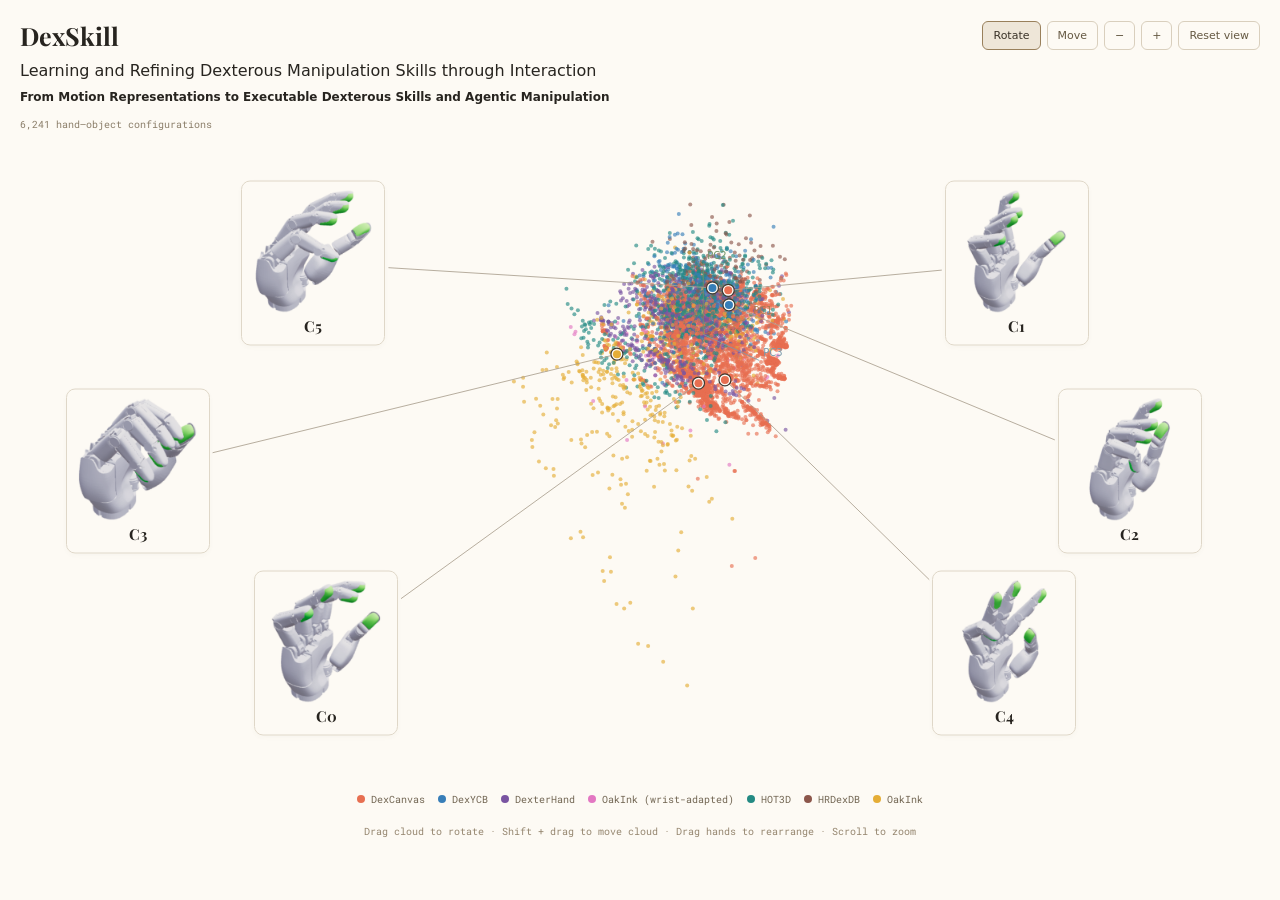
<file: representative_manifold.html>
<!doctype html><html lang="en"><head><meta charset="utf-8"><meta name="viewport" content="width=device-width,initial-scale=1"><title>DexSkill — Learning and Refining Dexterous Manipulation Skills through Interaction</title><link rel="stylesheet" href="assets/representative-manifold.css?v=hands-20261027"><link rel="icon" href="favicon.ico?v=1" sizes="any"><link rel="icon" type="image/png" sizes="32x32" href="assets/favicon-32.png?v=1"><link rel="apple-touch-icon" sizes="180x180" href="assets/favicon-180.png"><link rel="stylesheet" href="assets/project-titles.css"><script data-embedded-view>if (window.self !== window.top) document.documentElement.classList.add("embedded-view");</script></head><body><header><div><h1>DexSkill</h1><h3 class="project-subtitle">Learning and Refining Dexterous Manipulation Skills through Interaction</h3><p class="project-description"><strong>From Motion Representations to Executable Dexterous Skills and Agentic Manipulation</strong></p><p class="subtitle">6,241 hand–object configurations</p></div><div class="tools" role="group" aria-label="Point cloud controls"><button data-mode="rotate" aria-pressed="true">Rotate</button><button data-mode="move" aria-pressed="false">Move</button><button data-zoom-out aria-label="Zoom out">−</button><button data-zoom-in aria-label="Zoom in">+</button><button data-reset>Reset view</button></div></header><div class="stage"><canvas tabindex="0" aria-label="Interactive 3D hand-object point cloud. Drag to rotate; select Move or hold Shift and drag to reposition. Scroll to zoom. Arrow keys rotate; Shift plus arrow keys move."></canvas><button class="pose" style="left:25%;top:80%" aria-label="Show C0 representative" aria-pressed="false" aria-description="Drag to reposition. Arrow keys move the hand; Home restores its position."><img draggable="false" src="assets/representative-poses/cluster_0.png" alt=""><strong>C0</strong></button><button class="pose" style="left:80%;top:20%" aria-label="Show C1 representative" aria-pressed="false" aria-description="Drag to reposition. Arrow keys move the hand; Home restores its position."><img draggable="false" src="assets/representative-poses/cluster_1.png" alt=""><strong>C1</strong></button><button class="pose" style="left:89%;top:52%" aria-label="Show C2 representative" aria-pressed="false" aria-description="Drag to reposition. Arrow keys move the hand; Home restores its position."><img draggable="false" src="assets/representative-poses/cluster_2.png" alt=""><strong>C2</strong></button><button class="pose" style="left:10%;top:52%" aria-label="Show C3 representative" aria-pressed="false" aria-description="Drag to reposition. Arrow keys move the hand; Home restores its position."><img draggable="false" src="assets/representative-poses/cluster_3.png" alt=""><strong>C3</strong></button><button class="pose" style="left:79%;top:80%" aria-label="Show C4 representative" aria-pressed="false" aria-description="Drag to reposition. Arrow keys move the hand; Home restores its position."><img draggable="false" src="assets/representative-poses/cluster_4.png" alt=""><strong>C4</strong></button><button class="pose" style="left:24%;top:20%" aria-label="Show C5 representative" aria-pressed="false" aria-description="Drag to reposition. Arrow keys move the hand; Home restores its position."><img draggable="false" src="assets/representative-poses/cluster_5.png" alt=""><strong>C5</strong></button><div class="tooltip" role="tooltip"></div></div><div class="legend" aria-label="Dataset source filters"><button data-source="0" aria-pressed="true" style="--source:#e76f51"><i aria-hidden="true"></i>DexCanvas</button><button data-source="1" aria-pressed="true" style="--source:#377eb8"><i aria-hidden="true"></i>DexYCB</button><button data-source="2" aria-pressed="true" style="--source:#7954a1"><i aria-hidden="true"></i>DexterHand</button><button data-source="3" aria-pressed="true" style="--source:#e377c2"><i aria-hidden="true"></i>OakInk (wrist-adapted)</button><button data-source="4" aria-pressed="true" style="--source:#238a83"><i aria-hidden="true"></i>HOT3D</button><button data-source="5" aria-pressed="true" style="--source:#8c564b"><i aria-hidden="true"></i>HRDexDB</button><button data-source="6" aria-pressed="true" style="--source:#e5ad36"><i aria-hidden="true"></i>OakInk</button></div><p class="hint">Drag cloud to rotate · Shift + drag to move cloud · Drag hands to rearrange · Scroll to zoom</p><div class="selection" aria-live="polite"></div><script id="pointData" type="application/json">{"coords":[[-0.4283,-0.8767,-0.6526],[-0.3777,-0.805,0.296],[-0.2257,-1.284,0.7291],[-0.0251,-1.6836,0.8804],[-0.4166,-0.7253,0.6601],[-0.1216,-1.6054,0.5951],[-0.397,-1.0677,0.415],[-0.6098,-0.5507,0.3795],[-0.5475,-0.7926,0.2302],[-0.6608,-0.4542,0.1939],[-0.86,0.0177,0.3622],[-0.4843,0.0414,1.7336],[-0.7858,0.8024,2.126],[-0.6189,0.0347,1.2258],[-0.8329,0.1428,0.3758],[-0.1727,-0.5901,1.5766],[-0.4118,-0.032,1.794],[-0.6444,0.258,1.4469],[-0.3861,-0.0906,1.772],[-1.1501,0.7787,0.6818],[-0.6903,0.531,1.6553],[-0.7345,0.6319,1.6518],[-1.1008,0.5636,0.77],[-1.0738,0.2867,0.8501],[-1.267,0.8637,0.8392],[-0.9709,0.2749,0.4814],[-1.0709,0.3575,0.3516],[-1.1198,0.5277,0.4318],[-1.0841,0.4492,0.3627],[-1.0476,0.2796,0.5704],[-0.2578,-1.6507,0.0075],[-0.6528,-0.371,0.5283],[-0.0952,-1.9301,-0.4986],[-0.2921,-1.3879,0.356],[-0.4204,-1.2677,0.332],[-0.4051,-1.2951,0.3551],[-0.134,-1.9603,0.029],[-0.5547,-0.901,0.5921],[-0.3,-1.4436,0.3318],[-0.3504,-1.2976,0.707],[-0.4091,-0.7645,0.2014],[-0.267,-1.1277,0.7855],[-0.0297,-1.6807,0.8691],[-0.1016,-1.5359,-0.8344],[-0.3837,-1.1302,0.4353],[-0.5318,-0.9272,0.4156],[-0.4975,-0.9008,0.467],[-0.6707,-0.5555,0.2654],[-0.5332,0.1285,1.474],[-0.7484,0.6377,1.6773],[-0.6488,0.4419,1.8126],[-0.8036,0.7846,1.9902],[-0.7507,-0.2131,0.4007],[-0.0931,-0.6761,1.2519],[-0.652,0.2674,1.5182],[-0.3888,-0.1855,1.6612],[-0.8654,0.9028,1.7446],[-0.4965,0.1905,1.886],[-0.7008,-0.1815,0.9156],[-1.1288,0.7251,0.6565],[-0.9259,0.0509,0.7521],[-1.3348,1.2453,1.0185],[-1.259,0.8023,0.7879],[-1.1677,0.4006,0.5409],[-1.1637,0.7207,0.5269],[-1.1459,0.4249,0.7296],[-1.0837,0.5148,0.7428],[-1.0783,0.3938,0.444],[-0.2517,-1.6501,0.0234],[-0.3503,-1.4265,0.0989],[-0.4593,-1.0817,0.2813],[-0.6312,-0.4999,0.315],[-0.0748,-1.9264,-0.5368],[-0.2217,-1.4925,0.4071],[-0.1426,-1.764,0.4401],[-0.3199,-1.4199,0.3681],[-0.0707,-1.8743,0.4993],[-0.3995,-1.3112,0.3378],[-0.3778,-1.2378,0.4396],[-0.2494,-1.4303,0.3296],[-0.3939,-0.7753,0.2632],[-0.4279,-0.6642,0.6802],[-0.5933,-0.5627,0.3905],[-0.6175,-0.5363,0.3869],[-0.5575,-0.7839,0.1688],[-0.9614,0.2858,0.5746],[-0.9023,0.1334,0.3067],[-0.6512,0.6815,1.8249],[-0.6765,0.6758,1.6308],[-0.4832,0.0652,1.7064],[-0.4719,0.0128,1.7561],[-0.5282,0.2182,1.3775],[-0.7651,-0.2552,0.3068],[-0.6869,0.6789,2.1469],[-0.3972,-0.0545,1.7701],[-0.6461,0.253,1.5063],[-0.5816,0.1564,1.9132],[-0.4269,-0.1915,1.7046],[-0.935,1.0793,1.8352],[-0.9361,0.156,0.7293],[-0.7208,-0.2015,0.7032],[-1.1331,0.6537,0.6961],[-1.0936,0.5707,0.758],[-1.0638,1.2106,2.0551],[-1.0374,0.348,0.4906],[-1.1447,0.7281,0.2071],[-1.2634,0.9305,0.9287],[-1.2934,0.9101,0.8948],[-1.208,0.7772,1.213],[-0.9611,0.1995,0.4973],[-1.0207,0.2999,0.4955],[-1.133,0.5584,0.478],[-1.1065,0.4891,0.1461],[-0.1554,-1.9285,-0.0409],[-0.4625,-1.0734,0.2935],[-0.0775,-2.0049,0.1816],[-0.0775,-1.9692,-0.6328],[-0.3101,-1.4292,0.3721],[-0.4181,-1.277,0.3344],[-0.3509,-1.2847,0.7212],[-0.3078,-1.0211,0.8011],[-0.0384,-1.6775,0.8146],[-0.5307,-0.8396,0.5856],[-0.3951,-1.0541,0.4277],[-0.6102,-0.5521,0.3512],[-0.6058,-0.7002,0.4314],[-0.5274,-0.9442,0.2262],[-0.6454,-0.651,0.2448],[-0.5899,-0.6342,0.4428],[-0.823,-0.2039,0.4531],[-0.8765,0.0301,0.3511],[-0.7004,0.6142,1.5669],[-0.9772,0.3272,0.6805],[-0.7984,-0.0027,0.3082],[-0.7717,0.8296,2.1988],[-0.3915,-0.0043,1.724],[-0.6486,0.2781,1.4516],[-0.5355,0.1629,1.8031],[-1.1458,0.7551,0.6997],[-0.6831,0.5185,1.6465],[-1.0026,0.061,0.5871],[-0.9978,0.3449,0.5731],[-1.0799,0.5542,0.7383],[-1.0922,0.4496,0.4911],[-1.0813,0.4186,0.2559],[-1.1,0.5165,0.4078],[-1.0759,0.3112,0.4873],[-1.0375,0.3991,-0.2205],[-0.2476,-1.6686,0.0031],[-0.4578,-1.1287,0.2377],[-0.5875,-0.7304,0.2367],[-0.0799,-1.9199,-0.5318],[-0.3232,-1.4149,0.3722],[-0.3981,-1.3132,0.3224],[-0.244,-1.6275,0.3288],[-0.382,-1.2708,0.4145],[-0.539,-1.0127,0.5378],[-0.3445,-1.3064,0.7129],[-0.347,-0.9892,0.2888],[-0.2846,-1.0737,0.7991],[-0.0469,-1.6794,0.768],[-0.1143,-1.5198,-0.8023],[-0.1528,-1.6189,0.5457],[-0.5262,-0.552,0.2529],[-0.3792,-1.1408,0.4328],[-0.2931,-1.1737,0.5275],[-0.5777,-0.7735,0.3514],[-0.584,-0.6517,0.4088],[-0.5843,-0.7044,0.3295],[-0.5208,-0.9556,0.2246],[-0.6677,-0.4971,0.2588],[-0.5917,-0.6521,0.3774],[-0.6396,-0.5746,0.3783],[-1.0263,0.4417,0.9354],[-0.4907,0.059,1.7637],[-0.8052,-0.0151,0.4222],[-0.5824,0.3735,1.8689],[-0.8759,0.9669,1.7416],[-0.3682,-0.2345,1.6548],[-1.1406,0.7541,0.6958],[-1.0704,0.6655,0.8341],[-1.0555,0.5513,0.9478],[-1.1425,0.7309,0.7537],[-1.0196,0.3793,0.9987],[-1.0789,0.4742,0.684],[-1.2345,0.9552,0.9675],[-1.185,0.5612,0.6209],[-1.1255,0.553,0.5174],[-1.0865,0.3946,0.3173],[-1.0711,0.3583,0.3364],[-0.4362,-1.1306,0.304],[-0.3455,-1.3085,0.2638],[-0.0778,-1.9194,0.3131],[-0.5404,-1.0079,0.5496],[-0.3027,-1.4361,0.3398],[-0.1035,-1.9482,0.0749],[-0.4569,-0.9954,0.8159],[0.0532,0.996,0.2265],[-0.1352,1.0898,-0.8951],[0.174,0.717,-0.4697],[0.1857,0.6446,-0.66],[0.1675,0.7414,0.3491],[0.1798,0.6302,0.7801],[0.0115,0.7306,0.2523],[-0.1128,0.8172,-0.5077],[0.405,0.0395,-0.9729],[0.406,0.1031,-0.9201],[0.1883,0.511,0.9174],[0.1817,-0.0525,-0.2107],[0.4709,-0.5875,-1.2265],[0.0256,1.0294,0.5432],[0.0437,0.6513,0.2121],[-0.1696,0.9467,-0.9972],[0.4206,-0.0129,-0.9316],[0.3937,0.0466,-0.9991],[0.0941,0.9759,0.5574],[0.0389,0.8474,-0.368],[0.1782,0.7245,0.4084],[-0.1139,0.8036,-0.9701],[-0.1082,0.7696,-0.633],[0.4233,0.0135,-0.9555],[0.1824,0.3194,0.0382],[0.192,0.3073,0.2075],[0.1814,-0.0506,-0.2153],[0.0527,0.9873,0.2297],[0.1868,0.6897,-0.4755],[0.2452,0.5436,-0.739],[0.1821,0.7019,0.3525],[-0.1275,1.2631,-0.6329],[-0.1508,0.8978,-0.6856],[-0.1624,0.9511,-1.1535],[0.4169,0.0128,-0.9446],[0.3233,0.2689,-0.8689],[0.1836,0.3235,0.2484],[0.4435,-0.5108,-1.2393],[-0.0861,1.009,-0.728],[0.172,0.7178,-0.4695],[0.1647,0.7299,0.333],[-0.2563,1.5252,-0.146],[-0.1155,0.7942,-0.7556],[1.482,-0.3386,-0.3151],[1.5355,-0.5421,-0.1164],[1.3096,0.0319,-1.3694],[1.4966,-0.1538,-0.2042],[1.3923,0.1377,-0.5262],[1.3098,-0.0372,-1.4603],[1.5032,-0.1503,-0.3934],[1.3325,0.0778,-1.5083],[1.3366,-0.041,-1.3451],[1.3499,-0.0739,-1.3328],[1.3206,-0.0003,-1.3032],[1.2248,0.589,-1.153],[0.8489,1.1635,-1.3604],[0.9192,1.162,-1.274],[1.2342,0.8716,0.6557],[1.1089,0.8143,0.7951],[1.1243,0.9304,0.5564],[1.2145,0.8948,0.5848],[1.2122,0.8894,0.7441],[1.5377,-0.474,-0.2435],[1.6138,-0.5471,-0.4138],[1.3038,0.1958,-1.1831],[1.2766,0.0995,-1.3554],[1.4279,0.1353,-0.1367],[1.3204,0.0626,-1.5126],[1.3313,-0.0661,-1.3816],[1.3403,-0.0333,-1.3503],[0.9223,1.1541,-1.2942],[1.1543,0.741,0.4431],[1.2517,0.8324,0.6392],[1.1154,0.9797,0.6158],[1.089,0.8717,0.7844],[1.2574,0.8312,0.4652],[1.151,0.9179,0.2988],[1.2346,0.8435,0.7543],[1.2854,0.8204,-0.1081],[1.3849,0.6097,-0.294],[1.2933,0.8338,-0.2936],[1.5483,-0.4157,-0.3044],[1.5352,-0.5323,-0.1397],[1.5231,-0.2297,-0.2938],[1.5059,-0.1075,-0.5232],[1.3265,0.0542,-1.5128],[1.3296,0.0817,-1.5075],[1.3235,-0.02,-1.382],[1.3223,0.038,-1.2829],[0.9259,1.0992,-1.2501],[0.85,1.1525,-1.3708],[0.9801,0.9128,0.0591],[1.1283,0.957,0.6114],[1.086,0.8723,0.7871],[1.2601,0.8048,0.4866],[1.2192,0.958,0.5887],[1.1101,0.9216,0.8266],[1.0781,0.9984,0.8651],[1.0825,0.9193,0.7353],[1.1881,0.954,0.7192],[1.1361,0.7853,-0.7583],[1.3875,0.5514,-0.1452],[1.2111,0.7881,-1.0526],[1.5721,-0.5056,-0.2779],[1.5401,-0.4933,-0.2267],[1.5352,-0.5363,-0.1304],[1.3222,0.0083,-1.323],[1.4631,-0.0177,-0.1398],[1.4487,-0.0478,-0.5958],[1.505,-0.1053,-0.505],[1.3251,0.0569,-1.518],[1.3432,-0.1107,-1.3779],[1.5062,-0.1543,-0.3494],[1.3187,0.1001,-1.5075],[1.3213,0.0042,-1.3153],[0.9221,1.1108,-1.221],[0.8554,1.1491,-1.3758],[1.1581,0.7597,0.4528],[1.2184,0.8729,0.651],[1.1103,0.8179,0.8058],[1.2379,0.8884,0.4747],[1.1857,0.8983,0.7541],[1.175,1.0403,0.6097],[1.4869,-0.3422,-0.3356],[1.5377,-0.5338,-0.1633],[1.3284,0.0308,-1.3077],[1.5014,-0.0944,-0.4908],[1.3277,0.0513,-1.526],[1.4827,-0.0544,-0.4956],[1.3311,0.0777,-1.5094],[1.3072,0.0638,-1.2891],[0.8963,1.158,-1.2556],[0.8477,1.212,-1.3901],[1.236,0.8541,0.6498],[1.2109,0.9525,0.5054],[1.1426,0.8801,0.15],[1.2131,0.8941,0.5874],[1.2125,0.7722,0.6266],[1.1973,0.7745,0.6962],[1.2175,0.8986,0.7108],[1.184,0.7795,0.7165],[1.519,-0.8809,-0.3608],[1.4146,-0.9579,-0.4394],[1.6531,-0.8719,0.8249],[1.5569,-0.4632,1.1805],[1.5811,-0.3793,1.2027],[1.5169,-0.4229,1.0866],[1.5669,-0.515,1.0204],[1.5551,-0.4504,1.192],[1.5584,-0.4342,1.0792],[1.455,-0.0393,-0.5983],[1.5189,-0.1145,-0.3404],[1.2344,0.3608,0.7136],[1.3683,0.1862,1.1017],[1.029,0.8928,1.0875],[1.0167,0.7608,1.0131],[1.2279,0.5042,1.0294],[1.3912,-0.0311,0.9641],[1.4188,-0.9528,-0.6569],[1.4689,-0.9631,-0.3038],[1.6501,-0.9237,1.0596],[1.5418,-0.3538,1.3001],[1.5512,-0.3948,1.2024],[1.4992,-0.3203,1.2545],[1.5724,-0.4113,1.094],[1.5659,-0.4672,0.973],[1.519,-0.1981,-0.3729],[1.4919,-0.1619,-0.4964],[1.4273,-0.0127,-0.6139],[1.4387,-0.0246,-0.5865],[1.5488,-0.1652,-0.3645],[1.0224,0.5902,1.2454],[1.3625,0.0742,0.86],[1.4105,-0.9549,-0.6368],[1.4615,-0.9733,-0.2005],[1.6549,-0.8728,0.7934],[1.5278,-0.3432,1.2961],[1.5494,-0.3924,1.1878],[1.5207,-0.4322,1.1608],[1.5328,-0.3949,1.054],[1.5609,-0.3134,1.3229],[1.5534,-0.3932,1.1551],[1.363,-0.0048,-0.642],[1.494,-0.1444,-0.4922],[1.5332,-0.1465,-0.4268],[1.473,-0.1161,-0.4758],[1.4295,-0.0519,-0.598],[1.5624,-0.1746,-0.293],[1.3578,0.2672,1.112],[1.1691,0.4046,0.7557],[1.243,0.4287,0.9555],[1.3094,0.2576,1.276],[1.3591,0.1125,0.8281],[1.5107,-0.8926,-0.3197],[1.4214,-0.9489,-0.6578],[1.6471,-0.9031,0.9952],[1.5497,-0.3961,1.1919],[1.4938,-0.3155,1.2727],[1.5217,-0.3838,1.1907],[1.5581,-0.3284,1.3414],[1.5481,-0.53,1.0886],[1.5508,-0.4176,1.1117],[1.4484,-0.0411,-0.607],[1.5401,-0.1507,-0.3685],[1.3063,0.2818,1.0358],[1.3718,0.0742,1.2833],[1.0549,0.8328,1.1459],[0.9215,0.9292,0.6955],[1.3709,0.0164,0.8103],[1.4465,-0.9997,-0.2015],[1.4542,-0.9779,-0.2777],[1.6535,-0.8673,0.7751],[1.4961,-0.3533,0.9902],[1.5492,-0.3298,1.3673],[1.4997,-0.3016,1.2953],[1.5742,-0.4322,1.0718],[1.5747,-0.4131,1.0501],[1.5158,-0.3976,1.1367],[1.5382,-0.3857,1.0739],[1.5671,-0.4295,1.1703],[1.5879,-0.363,1.2796],[1.5503,-0.4315,1.0725],[1.4202,-0.0747,-0.4946],[1.5236,-0.1551,-0.343],[1.3788,0.1692,1.1004],[1.393,-0.0544,0.9601],[0.2205,-1.4967,1.7121],[0.0605,-0.8862,1.3919],[0.0871,-0.9004,1.409],[0.0541,-0.7931,1.0785],[0.0536,-0.7584,0.9126],[-0.185,-1.4213,-0.1342],[-0.1986,-1.4245,-0.9631],[-0.3323,0.1295,-0.3845],[-0.211,-0.1017,0.4793],[-0.1583,-0.2537,0.7261],[-0.3704,0.1085,-0.5724],[-0.4449,0.3787,0.3494],[-0.4266,0.4816,0.0085],[-0.2887,0.062,1.0639],[-0.3369,-0.0367,1.5149],[-0.4642,-0.4029,0.3815],[-0.5357,-0.0974,-1.6506],[-0.7177,-0.3784,-0.6311],[-0.8315,-0.1916,-1.2805],[-0.8136,-0.3231,-0.3845],[-1.0687,1.393,1.4371],[-0.7118,0.4537,1.1372],[-0.3371,-0.9108,-0.9778],[0.1598,-1.6477,1.8376],[0.1554,-1.427,1.3964],[0.1791,-1.4733,1.4315],[0.2391,-1.6435,1.8992],[0.0302,-0.7706,0.6565],[-0.2283,-1.2952,-1.3778],[0.0522,-0.759,0.9039],[-0.1678,-1.4431,-0.0847],[-0.1911,-1.4993,-1.0538],[-0.3999,0.0224,-0.9709],[-0.4016,0.2255,-0.6775],[-0.435,0.2612,-0.4931],[-0.3819,0.3235,-0.0768],[-0.4624,-0.4165,0.2973],[-0.7292,-0.4199,-0.6752],[-0.7829,-0.3798,-0.3727],[-0.8583,0.6861,0.3841],[0.1435,-1.612,1.7856],[0.2954,-1.658,1.8424],[0.2561,-1.6557,1.9074],[0.0458,-0.8007,0.7233],[-0.2291,-1.3177,-1.3306],[-0.0763,-1.3265,0.9585],[0.0434,-0.8246,1.3733],[0.0508,-0.7563,0.9058],[-0.2617,-1.1245,-1.5896],[-0.1808,-1.446,-0.8189],[-0.2596,-0.0068,0.4428],[-0.3619,0.0642,-0.52],[-0.4452,0.4482,-0.3811],[-0.3489,0.1433,-0.4063],[-0.4097,0.169,-0.6078],[-0.4431,0.2247,-0.6593],[-0.4406,0.4296,-0.1242],[-0.2962,0.1465,1.1341],[-0.3489,-0.0359,1.4624],[-0.5557,-0.1552,-1.662],[-0.4444,-0.1013,-1.578],[-0.6955,-0.4476,-1.0425],[-0.6833,-0.7731,0.1689],[-1.0642,1.3185,1.4747],[-1.3133,1.3614,-0.5843],[0.1559,-1.6411,1.8241],[0.2202,-1.6043,1.8818],[0.0247,-0.7592,0.6386],[-0.2156,-1.3149,-1.4072],[0.0558,-0.7564,0.8911],[-0.1645,-1.4752,-0.3906],[-0.1749,-1.4437,-0.1292],[-0.1837,-1.516,-1.0088],[-0.1646,-1.4714,-0.8328],[-0.1615,-0.1279,0.6558],[-0.424,0.281,-0.5778],[-0.4033,0.2098,-0.4005],[-0.3719,0.1835,-0.2105],[-0.3185,0.2153,0.2286],[-0.3971,0.0457,1.5639],[-0.5302,-0.2221,0.3944],[-0.5098,-0.3805,-0.0063],[-1.1943,0.9152,-0.1696],[0.1641,-1.6324,1.8355],[0.2097,-1.5093,1.606],[0.2067,-1.5002,1.5505],[-0.1604,-1.4363,-0.6561],[0.0489,-0.8497,1.4639],[0.0732,-0.786,0.9345],[-0.1707,-1.4498,-0.0295],[-0.3765,0.0861,-0.9682],[-0.2178,-0.0493,1.2804],[-0.4005,0.2229,-0.6754],[-0.4293,0.205,-0.8423],[-0.3597,0.1356,-0.4999],[-0.5215,0.4817,-0.5003],[-0.4049,0.1471,1.596],[-0.647,-0.1304,0.0717],[-0.4415,-0.3971,0.4478],[-0.5429,-0.1757,-1.6697],[-0.6941,-0.4416,-0.9297],[-0.7032,-0.7106,-0.0704],[-0.7929,0.5946,0.19],[-0.9731,0.7174,-1.3033],[-1.2825,1.4632,-0.8288],[-0.8931,0.3342,-1.2324],[-0.4008,-0.671,-0.9099],[-1.1504,1.3656,-0.2694],[-1.0581,-1.7497,-1.8636],[-0.9742,-1.6532,-1.5807],[-0.9861,-1.5493,-1.2778],[-0.8712,-1.7519,-1.2628],[-1.5093,-0.3435,-0.9136],[-1.7286,0.0218,-1.6792],[-1.7775,0.0471,-1.6979],[-1.714,-0.1838,-1.6069],[-1.7244,0.052,-1.7017],[-1.4966,-0.4489,0.9401],[-1.7141,-0.4678,-1.9272],[-1.697,-0.5875,-1.9288],[-0.9725,-1.6182,-1.5152],[-0.8586,-1.7563,-1.2164],[-0.8168,-2.2392,1.9387],[-1.5719,-0.3201,-1.0517],[-1.4927,-0.3515,-1.6064],[-1.6156,-0.2323,-1.2754],[-1.7525,0.219,-1.6486],[-1.7755,0.0244,-1.7175],[-1.7774,0.0647,-1.5138],[-1.7423,0.0359,-1.6344],[-1.5217,-0.3633,0.7215],[-1.7305,-0.5118,-1.8637],[-1.6909,-0.5066,-1.8934],[-0.9764,-1.5865,-1.5476],[-0.9097,-1.7602,-1.3595],[-1.5933,-0.2218,-1.0756],[-1.5057,-0.3347,-1.5844],[-1.7705,0.0239,-1.7371],[-1.7219,-0.2075,-1.6525],[-1.7396,0.0299,-1.6479],[-1.5171,-0.3708,0.8274],[-1.7294,-0.5361,-1.8447],[-1.672,-0.5303,-1.8945],[-0.9809,-1.6324,-1.5729],[-0.8274,-1.647,-0.1046],[-0.9886,-1.551,-1.321],[-0.8261,-2.239,1.9304],[-1.5015,-0.374,-0.9012],[-1.4882,-0.2975,-1.4642],[-1.8041,0.2106,-1.639],[-1.7755,0.0448,-1.6953],[-1.749,0.0,-1.6117],[-1.7462,0.0441,-1.6675],[-1.5156,-0.3744,0.8051],[-1.6759,-0.5175,-1.9163],[-1.7201,-0.458,-1.9204],[-1.7137,-0.4995,-1.903],[-0.9758,-1.6658,-1.6117],[-0.9897,-1.5528,-1.3467],[-0.9699,-1.5967,-1.322],[-1.5245,-0.3268,-1.0096],[-1.5789,-0.2586,-1.0972],[-1.4972,-0.3338,-1.5654],[-1.5673,-0.2775,-1.2678],[-1.7923,0.2612,-1.6505],[-1.7657,0.0749,-1.7529],[-1.7179,0.0378,-1.7274],[-1.5272,-0.3409,0.6542],[-1.7251,-0.5428,-1.8508],[-1.6709,-0.542,-1.902],[-2.0267,0.3395,1.9913],[-0.6581,-1.1163,0.3931],[-0.7048,-0.755,0.7331],[-0.5956,-1.2539,0.0316],[-0.813,-0.6807,0.5772],[-0.5818,-1.3418,0.5746],[-0.401,-1.7615,0.4848],[-1.295,0.8415,2.1063],[-0.7445,-0.012,1.3567],[-0.8107,-0.6365,0.3282],[-0.4927,-1.3168,0.3835],[-0.6043,-1.191,0.5082],[-0.7096,-0.7322,0.7272],[-0.9564,-0.1319,1.2505],[-0.6275,-1.2476,-0.0653],[-0.7319,-0.9204,0.5798],[-0.5772,-1.1558,0.6804],[-1.2985,0.8737,2.0849],[-0.7672,-0.7188,0.2995],[-0.5993,-1.2018,0.4949],[-0.7125,-0.7357,0.7369],[-0.6573,-1.2349,-0.1734],[-0.6519,-1.0833,0.6563],[-0.6441,-1.0368,0.6525],[-0.7098,-0.9653,0.3786],[-0.5914,-1.2493,0.2209],[-1.2703,0.7186,2.0386],[-1.3107,0.9178,2.1485],[-0.7248,-0.118,1.3074],[-0.892,-0.3424,0.6786],[-0.6397,-1.1329,0.45],[-0.7092,-0.7465,0.7353],[-0.5718,-1.2904,0.0155],[-0.7319,-0.7255,0.8816],[-0.6054,-1.1029,0.671],[-0.5855,-1.3591,0.5617],[-0.586,-1.2451,0.2261],[-1.3099,0.9274,2.1287],[-0.8849,-0.3553,0.6701],[-0.6417,-1.1496,0.4159],[-0.6159,-1.2607,-0.017],[-0.7064,-1.0014,0.5137],[-0.6109,-1.0892,0.6729],[-0.8218,-0.5725,0.2741],[-0.448,-1.6267,0.4253],[-1.3019,0.9022,2.1012],[-0.7627,0.0225,1.3771],[-0.7823,-0.6916,0.313],[0.2756,-0.9962,0.7276],[0.4053,-1.2968,0.7291],[0.2008,-0.654,0.6848],[-0.071,-0.1227,0.6429],[0.1899,-0.7118,0.5283],[0.2038,-0.641,0.3814],[0.3301,-0.6992,0.7034],[-0.0575,-0.146,0.4102],[-0.4601,0.8478,0.6183],[-0.14,0.1516,0.3409],[0.0055,0.1201,0.8207],[-0.4177,1.0708,0.655],[-0.2665,0.59,0.7007],[-0.1546,0.4091,-0.3972],[0.1631,-0.6011,0.699],[-0.092,-0.08,0.6605],[0.0777,-0.5167,0.2805],[0.2374,-0.7595,0.4551],[0.3589,-0.7809,0.7014],[0.1203,-0.4007,0.693],[-0.2712,0.6217,0.7242],[-0.52,0.9022,1.062],[-0.3932,0.8118,0.7502],[-0.5304,1.0486,1.151],[-0.1216,-0.035,0.6831],[-0.0609,-0.1405,0.4048],[-0.3042,0.608,0.843],[0.169,-0.4765,0.6792],[-0.4621,0.9159,0.8264],[-0.297,0.7113,0.6646],[-0.4915,0.9469,1.0797],[-0.4298,0.9399,0.9895],[-0.0936,-0.0813,0.6659],[0.0664,-0.4905,0.2645],[-0.0581,-0.1436,0.4047],[-0.3369,0.7197,0.6528],[-0.282,0.4506,0.7488],[-0.5361,1.0511,1.1678],[0.3083,-1.0963,0.6763],[0.4043,-1.3153,0.7408],[0.1532,-0.6284,0.552],[-0.0836,-0.0973,0.5308],[0.0617,-0.507,0.4608],[-0.5643,0.978,1.1273],[0.1053,-0.771,-1.3111],[-0.1293,-0.1366,1.3661],[-0.145,0.1871,-1.0767],[-0.3944,0.6572,-0.7551],[0.0937,-0.7832,-1.3469],[-0.1358,-0.315,-1.1563],[-0.2554,0.3498,-0.9448],[-0.1513,0.001,-1.3781],[-0.2953,0.4567,-1.0159],[-0.2081,0.0701,1.2647],[-0.5517,0.6964,1.2216],[-0.5275,0.8791,1.4631],[0.123,-0.8753,-1.3485],[-0.1006,-0.4203,-1.1666],[-0.121,-0.4406,-1.3791],[0.1819,-1.0562,-1.3741],[-0.2333,0.2501,-1.099],[-0.2384,0.3262,-0.9654],[-0.1323,0.1589,-1.0929],[-0.3446,0.2729,1.1943],[-0.3496,0.2722,1.3906],[-0.2929,0.4329,-0.8392],[-0.5505,0.6954,1.1066],[0.1632,-0.9855,-1.4397],[0.0251,-0.4387,1.6258],[-0.1348,-0.1282,1.3671],[-0.1604,0.172,-1.1451],[-0.4311,0.7643,-0.7112],[-0.3744,0.3073,1.4211],[-0.4592,0.6585,-0.7222],[-0.405,0.6478,-0.7021],[-0.2985,0.4402,-0.8353],[-0.3174,0.2866,1.4476],[-0.2621,0.2218,1.5622],[0.0965,-0.7508,-1.2993],[-0.1953,-0.0555,-1.1713],[-0.1608,0.1875,-1.1307],[-0.4788,0.6488,1.3635],[-0.4838,0.5029,0.9237],[0.8824,-0.8027,1.062],[0.2958,0.721,2.0149],[0.246,0.6978,2.0572],[-0.1119,1.6276,2.0138],[-0.0128,1.3793,1.8642],[-0.0255,1.2118,1.4436],[-0.0162,1.4227,1.9533],[0.1062,1.0367,1.316],[0.2877,0.727,2.0264],[0.2727,0.604,1.982],[-0.0301,1.3962,1.8672],[-0.0431,1.2441,1.4197],[0.1023,0.9318,1.2958],[-0.0053,1.2976,0.5626],[0.2821,0.727,2.0084],[0.2592,0.6357,1.9978],[-0.0192,1.3913,1.8646],[-0.1362,1.746,2.0732],[0.2095,0.696,1.895],[-0.1238,1.6977,2.0629],[-0.3061,1.808,1.0246],[0.2249,0.7119,1.7456],[0.2751,0.5588,1.8888],[-0.0228,1.3828,1.8509],[-0.0232,1.4319,2.0008],[-0.5489,-0.4773,0.1799],[-0.6932,-0.2934,-1.6151],[-0.557,-0.4562,0.1884],[-0.4436,-0.6114,0.6257],[-0.4897,-0.6969,0.3683],[-0.1138,-1.573,0.3334],[-0.2454,-1.2908,-0.1108],[0.0067,-1.7621,1.0407],[0.106,-2.0721,-0.3582],[-0.189,-1.1184,1.1449],[-0.0905,-1.2093,-0.7654],[-0.2165,-1.2423,-0.6367],[0.1856,-1.7642,-1.1058],[-0.3457,-0.9835,-0.0512],[-0.243,-1.0085,-0.7632],[-0.1489,-1.617,-0.2891],[-0.5456,-0.8715,0.3122],[-0.0111,-1.8959,0.4325],[-0.4182,-0.8131,-0.9958],[-0.6295,-0.5919,0.2098],[-0.4521,-1.006,0.361],[-0.5037,-0.764,0.3693],[-0.5388,-0.9247,0.3321],[-0.5486,-0.9608,0.1601],[-0.4716,-0.9999,0.4171],[-0.5229,-0.7216,0.104],[-0.5115,-0.934,0.4302],[-0.4979,-0.9497,0.3652],[-0.4793,-0.9446,0.4802],[-0.2521,-1.3422,0.4303],[-0.5567,-0.8433,0.1723],[-0.6949,-0.2018,0.7258],[-0.5357,0.0567,1.7544],[-0.0601,-1.0576,1.291],[-0.6614,0.3972,1.8774],[-0.4625,-0.1121,1.5487],[-1.2516,1.0129,1.0691],[-0.8411,-0.012,0.3568],[-1.1628,0.8407,1.5376],[-1.2738,1.0513,1.1735],[-1.1116,0.5677,0.4895],[-0.5396,-0.7664,0.8184],[-0.5594,-0.8744,0.4922],[-0.5608,-0.7129,0.3792],[-0.2969,-1.5169,0.3386],[-0.4605,-1.181,0.4199],[-0.549,-0.7064,0.4026],[0.2602,-2.4199,0.0377],[-0.1526,-1.7488,0.4167],[0.0087,-1.826,0.9071],[-0.4184,-0.7482,-0.0875],[-0.3834,-1.1495,0.4605],[-0.5468,-0.675,-0.0464],[-0.4709,-0.7823,0.1479],[-0.247,-1.3608,0.3946],[-0.4926,-0.9394,0.3477],[-0.4314,-1.0876,0.3865],[-0.5707,-0.893,0.1338],[-0.5598,-0.8594,0.3845],[-0.0802,-0.9001,-0.8883],[-0.3739,-1.0685,-0.0786],[-0.5519,-0.8829,0.3495],[-0.5364,-0.8016,0.5271],[-0.0794,-0.9518,1.2882],[-0.4748,-0.0647,1.728],[-0.6865,0.4726,1.8799],[-0.6133,0.3105,1.964],[-0.5745,0.2019,1.8865],[-1.0691,1.4498,2.3379],[-1.2735,1.0264,1.3496],[-1.2323,0.8369,1.3531],[-0.3685,-1.3416,0.4238],[-1.0157,0.2054,0.2259],[0.0342,-2.1736,0.0527],[0.1204,-2.2287,-0.1986],[-1.0341,0.3345,0.2115],[-0.3732,-1.304,0.5084],[-0.5669,-0.8264,0.5015],[-0.3842,-1.3367,0.3609],[0.078,-2.1271,0.3182],[-0.1615,-1.6264,-0.3067],[-0.3485,-1.354,0.3654],[0.1814,-2.4255,0.4182],[-0.4367,-1.1381,0.4687],[-0.234,-1.5627,0.0469],[-0.2623,-1.4939,0.0273],[-0.4309,-1.2176,0.3505],[-0.4507,-1.0471,0.6718],[-0.3091,-1.0211,0.7444],[-0.1213,-1.8038,-0.7888],[-0.0876,-1.7252,0.3202],[-0.1136,-1.7306,-0.775],[-0.2193,-1.2538,-0.6607],[-0.3916,-1.1321,0.4742],[-0.6069,-0.8167,0.1848],[-0.5164,-0.8004,0.2333],[0.205,-2.4367,0.2424],[-0.5305,-0.9454,0.2138],[-0.5479,-0.8344,0.4036],[-0.4507,-1.049,0.3957],[-0.5989,-0.802,0.2952],[-0.5775,-0.7619,0.3932],[-0.5056,-0.8816,0.5363],[-0.5886,-0.7295,0.3496],[-0.6686,0.4222,1.5574],[-0.3743,-0.2665,1.5461],[-0.5915,0.2548,1.8673],[-0.3008,-0.9006,0.6642],[-0.0165,-1.2123,1.357],[-1.1345,0.4238,0.4586],[-0.7295,0.6691,1.4875],[-1.1708,0.7357,1.3982],[-0.8296,-0.2426,1.1121],[-0.5899,-0.8016,0.8974],[-1.054,0.3138,0.0257],[-0.3848,-1.3065,0.4594],[-0.465,-1.2158,0.3637],[0.1559,-2.3436,0.3616],[-0.3698,-1.317,0.4978],[-0.2551,-1.476,-0.2243],[-0.4898,-0.8926,0.6791],[-0.1687,-1.6727,0.4523],[0.0573,-2.0554,0.4674],[-0.1659,-1.7002,0.4361],[-0.4539,-1.0606,0.6343],[-0.3175,-1.0536,0.5503],[-0.315,-1.1094,0.0094],[-0.0834,-1.2349,-0.7919],[-0.1301,-1.5241,0.8718],[-0.3297,-1.0696,0.5537],[-0.2668,-1.23,-0.2129],[-0.3633,-0.5212,0.0115],[0.0035,-1.931,0.4398],[-0.1337,-1.6678,0.4541],[-0.5221,-0.8749,0.2901],[-0.4802,-1.003,0.3575],[-0.4777,-1.031,0.3706],[-0.6231,-0.7514,0.1612],[-0.5185,-0.9761,0.3581],[-0.243,-1.3278,0.5048],[-0.2859,-1.3739,-0.0206],[-0.3705,-1.1821,0.2257],[0.234,-1.9934,0.6978],[0.1734,-1.7673,0.5721],[-0.5787,0.192,1.698],[-0.5007,-0.026,1.819],[-0.7957,0.5419,1.9656],[-0.4513,-0.3819,1.4149],[-1.2906,1.0216,1.0935],[-1.1382,0.6107,1.2077],[-1.2576,1.0726,1.3157],[-1.2046,0.7845,1.2279],[-0.801,-0.306,0.933],[-1.3038,1.1184,1.2416],[-0.4101,-1.2798,0.4934],[-1.0674,0.4477,0.4021],[-1.0662,0.3954,0.2962],[0.0537,-2.2269,0.0717],[-1.0554,0.2271,0.3108],[0.074,-2.2551,-0.0998],[-0.4292,-1.0893,0.9662],[-1.083,0.2669,0.3256],[-0.0127,-2.1473,0.053],[-0.5074,-0.9095,0.2472],[-0.1534,-1.8769,0.1018],[-0.337,-1.4163,0.334],[-0.3475,-1.2161,0.683],[-0.0763,-1.9323,0.3062],[-0.3744,-1.3176,0.4317],[-0.4634,-1.0852,0.585],[-0.4809,-0.9213,0.6726],[-0.1703,-1.7951,0.3301],[-0.3342,-1.3623,0.1681],[-0.411,-1.131,0.6172],[-0.1147,-1.5708,0.3437],[-0.1482,-1.6658,-0.7162],[-0.1119,-1.2955,-0.7805],[-0.3397,-0.5924,0.7919],[-0.3621,-0.8872,0.0478],[-0.3019,-1.2154,0.5244],[-0.3814,-1.0429,0.5388],[0.1437,-2.358,0.1758],[-0.6195,-0.6825,0.2357],[-0.5155,-0.8514,0.1892],[-0.3036,-1.3018,0.3724],[-0.4986,-1.0194,0.1686],[-0.5622,-0.8262,0.1187],[-0.2824,-1.392,0.3819],[-0.5409,-0.8581,0.5113],[-0.5553,-0.8544,0.4458],[-0.4021,-1.1203,0.2153],[-0.7312,0.5021,1.9483],[0.1753,-1.9772,0.643],[-0.4134,-0.1425,1.7214],[0.1403,-2.3549,0.0312],[-0.4172,-0.1047,1.5872],[-0.7663,-0.03,0.9554],[-0.6161,0.3584,1.9882],[-0.7151,-0.2994,0.8039],[0.1709,-2.4162,0.1323],[-0.6909,0.3627,1.6901],[-1.1934,0.7462,1.072],[-0.6901,-0.4051,0.4035],[0.2209,-2.4564,-0.0771],[-1.2391,1.0374,1.1268],[-0.7163,-0.2054,0.1583],[-1.2442,0.8987,1.1524],[0.1014,-2.2934,-0.1226],[-1.0815,0.3039,0.1022],[0.1208,-2.3954,-0.0287],[-0.0476,-1.8719,0.541],[-0.3998,-1.2926,0.4568],[-0.0816,-1.9115,0.3615],[0.0465,-2.3126,0.2303],[0.1196,-2.3053,0.5007],[-0.3682,-1.1915,0.581],[-0.453,-1.0626,0.4565],[0.081,-2.1726,0.2405],[-0.3585,-1.3222,0.4076],[-0.363,-1.2805,0.4164],[-0.371,-1.3033,0.4281],[-0.4579,-1.1542,0.3881],[-0.5178,-0.7897,0.4692],[0.1753,-2.3573,0.1639],[0.7785,-1.1488,-1.0243],[0.083,0.52,-0.8383],[-0.1589,1.0349,-0.962],[-0.2595,1.4578,-0.2924],[0.2926,0.8685,1.1734],[0.8853,-1.5701,-0.787],[1.0352,-1.4052,0.7996],[0.3853,0.097,-0.6248],[0.4645,-0.6653,-1.2775],[0.3441,-0.1782,-1.0914],[0.3907,-0.2359,-1.201],[0.603,-0.7022,-1.0547],[0.4177,-0.4737,-1.7712],[0.4605,-0.553,-1.5526],[0.4116,-0.4365,-1.128],[0.6355,-1.0408,0.0552],[0.3973,-0.2843,-1.216],[0.4477,-0.5011,-0.5819],[0.3508,-0.2179,0.4254],[0.6183,-0.867,0.626],[0.6416,-0.9795,-0.1079],[0.4435,-0.446,-1.3094],[0.8885,-1.4974,-1.6201],[-0.0574,0.926,-1.1504],[-0.0643,0.8113,-0.4275],[0.9225,-1.4671,-1.419],[0.2382,0.9516,1.2724],[1.2149,-1.3949,1.0928],[0.9024,-1.5965,-1.5267],[0.8504,-1.5207,-1.2543],[0.8722,-1.381,-1.9226],[0.3236,-0.0441,-1.1843],[0.3696,-0.258,-1.1248],[0.3718,-0.0767,-1.1859],[0.4111,-0.1843,-1.2005],[0.3306,-0.3129,-1.6406],[0.4012,-0.3394,-1.5533],[0.4355,-0.4512,-1.5342],[0.92,-1.5825,-1.6276],[0.3525,-0.3369,-1.0806],[0.4199,-0.4695,-1.0803],[0.3929,-0.1907,-1.3126],[0.3624,-0.1585,-1.1145],[0.4596,-0.6836,-0.5136],[0.6556,-0.478,-0.134],[0.3234,-0.2318,-0.793],[0.6668,-0.7915,0.6712],[0.3002,-0.172,-0.9618],[0.4244,-0.2321,-1.3034],[-0.0738,1.1412,0.3655],[0.9003,-1.3581,-1.9196],[-0.0348,0.8001,-0.3895],[0.9842,-1.6003,-0.417],[0.8839,-1.4929,-1.6872],[0.4527,-0.5808,-1.7002],[0.5301,-0.8026,-1.6702],[0.5046,-0.713,-1.7667],[0.9841,-1.2665,0.223],[0.3619,-0.2365,-1.1122],[0.3441,-0.2446,-1.7679],[0.3084,-0.0997,-1.5246],[0.5955,-0.6433,-1.6016],[0.279,-0.1644,-0.6898],[0.3126,-0.3018,-0.827],[0.4008,-0.4337,-1.04],[0.7252,-1.4307,-0.8849],[0.385,-0.2399,-1.2473],[0.4002,-0.2015,-1.1824],[0.3077,-0.1652,-1.1316],[0.3121,-0.0972,-1.0162],[0.3714,-0.416,-0.6809],[0.7065,-0.9155,0.5698],[-0.093,0.9525,-1.0563],[0.2968,0.8894,1.1616],[1.1268,-1.3124,1.034],[0.9991,-1.4878,0.5207],[-0.1887,0.9148,-1.044],[-0.0387,0.6866,-1.3249],[0.3668,-0.3276,-1.0884],[0.5059,-0.7126,-1.292],[0.2268,0.1206,-1.633],[0.4071,-0.4358,-1.3742],[0.5703,-0.8956,-0.5904],[0.3856,-0.1297,-1.3518],[0.4528,-0.4975,-0.5844],[0.4543,-0.437,-0.8509],[0.5441,-0.7482,0.1151],[-0.0488,0.9298,-1.2057],[-0.0644,0.9507,-1.2255],[-0.0646,0.8541,-1.1004],[-0.1201,1.0866,-0.7478],[0.0723,0.6408,-0.8425],[-0.0751,0.9143,-0.6069],[1.0168,-1.5746,-0.1704],[-0.113,1.1599,0.3261],[0.1492,0.8146,1.0745],[0.5395,-0.0075,1.1401],[0.0999,0.5512,0.0027],[0.9915,-1.5942,-0.3644],[-0.1742,0.7709,-0.6829],[0.9102,-1.6057,-1.1578],[0.5157,-0.3473,-1.1973],[0.3659,0.1098,-0.6236],[0.4884,-0.7561,-1.2717],[0.6427,-0.6905,-1.0774],[0.4365,-0.3656,-1.3251],[0.339,0.0511,-1.1933],[0.4945,-0.4674,-1.3636],[0.3551,-0.3116,-1.1193],[0.9274,-1.6835,-0.7209],[0.4056,-0.0276,-1.1676],[0.3525,-0.1823,-1.1554],[0.6518,-1.0286,0.367],[0.6865,-0.9905,0.3057],[0.5402,-0.7662,-0.04],[0.2741,-0.1015,-0.8722],[0.4189,-0.2146,-1.2955],[1.6215,-0.8099,-1.0186],[1.6485,-0.5305,-0.3611],[1.8689,-1.248,-0.2819],[1.5816,-0.8059,-1.4228],[1.3733,-0.1518,-1.1691],[1.3107,-0.0108,-1.4437],[1.2623,0.0563,-1.4994],[1.7719,-0.949,-0.3632],[1.4459,0.0756,-0.1175],[1.3792,0.3471,-0.7388],[1.4333,0.1984,-0.5353],[1.3543,0.3458,-0.701],[1.2758,0.236,-1.6241],[1.4222,-0.135,-0.9468],[1.6051,-0.9822,-2.0052],[1.2338,0.7676,-0.5398],[1.725,-0.9136,-0.113],[1.1536,0.7399,-1.2109],[1.1956,0.5007,-1.3662],[1.142,0.8095,-1.0379],[1.5008,-0.9281,-1.3627],[1.1554,0.7386,-1.1769],[1.5806,-0.8944,-1.4166],[1.161,0.7225,-1.1993],[1.5678,-0.8476,-1.4944],[1.4851,-1.0554,-2.1609],[1.249,0.2775,-0.5766],[1.605,-1.2549,-0.1475],[1.1931,0.6901,-1.1753],[1.1774,0.7065,-1.1911],[1.1933,0.6429,-1.1762],[0.9104,1.1336,-1.1899],[1.5777,-1.0181,-1.6676],[0.9264,1.0999,-1.3549],[1.5847,-0.9943,-1.8816],[1.178,1.0304,0.1564],[1.3603,0.4337,-0.0411],[1.3219,0.6906,-0.1833],[1.234,0.8497,-0.1313],[1.2853,0.5399,-0.032],[1.1781,0.6595,-1.2089],[1.3156,0.265,-1.2424],[1.2953,0.3552,-1.2416],[1.2472,0.8814,0.0105],[1.3201,0.7329,-0.0871],[1.608,-0.7869,-1.0943],[1.754,-0.8292,-0.6751],[1.356,-0.1574,-1.2248],[1.293,0.1442,-1.3619],[1.4417,-0.1136,0.3387],[1.4204,0.2615,-0.7294],[1.4459,0.1552,-0.4841],[1.3768,0.3168,-0.4656],[1.4546,0.0373,-0.4821],[1.4248,-0.1777,-1.1322],[1.2451,0.7514,-0.3004],[1.2087,0.8215,-0.5737],[1.7516,-0.9017,-0.1455],[1.186,0.6319,-1.3076],[1.5679,-0.8515,-1.5193],[1.3003,-0.2517,-1.1287],[1.1862,0.6708,-1.1442],[1.1775,0.698,-1.1765],[1.1917,0.6984,-1.1677],[1.175,0.6933,-1.1607],[1.5611,-1.0003,-1.7323],[0.9348,1.1659,-1.0077],[0.9151,1.1452,-1.1888],[1.5104,-0.9629,-1.8151],[1.6585,-1.0339,-1.6279],[1.0687,1.0427,0.9192],[1.7135,-0.9465,0.087],[1.2944,0.7387,-0.1406],[1.2104,0.8774,0.0068],[1.3351,0.631,-0.2504],[1.2843,0.8012,-0.2154],[1.78,-1.0094,-0.0417],[1.2441,0.832,-0.1411],[1.2987,0.5216,-0.0459],[1.1878,0.6193,-0.954],[1.1923,0.7457,-1.1608],[1.2462,0.6287,0.1151],[1.7072,-1.2202,-1.4103],[1.6457,-0.5502,-0.4086],[1.3721,-0.3206,-1.3117],[1.5628,-0.5624,-0.5073],[1.4844,-0.1688,-0.2793],[1.7565,-1.1918,-1.1827],[1.6193,-1.0182,-1.6331],[1.3032,0.1257,-1.3196],[1.2554,0.0718,-1.4789],[1.3746,0.324,-0.5455],[1.4074,0.2105,-0.2824],[1.3843,0.3482,-0.6349],[1.3895,0.245,-0.318],[1.453,0.1305,-0.6932],[1.3755,0.3045,-0.7082],[1.32,0.0824,-1.4952],[1.4485,-0.0038,-0.5069],[1.216,0.1147,-1.4929],[1.458,0.0163,-0.4808],[1.4605,-0.038,-0.5451],[1.5576,-1.0085,-1.9172],[1.2289,0.8492,-0.4856],[1.2287,0.7924,-0.5348],[1.6447,-0.9354,-0.3265],[1.2317,0.7663,-0.2976],[1.5857,-0.8751,-1.4549],[1.1722,0.7044,-1.2255],[1.1779,0.7012,-1.264],[1.3193,0.2473,-0.9913],[1.5613,-0.8695,-1.4598],[1.1829,0.7069,-1.1137],[1.2039,0.6656,-1.1309],[1.1705,0.6922,-1.2038],[1.2054,0.6795,-1.1205],[1.1648,0.6779,-1.1705],[1.5684,-1.0019,-1.6849],[1.0436,1.0055,-0.9585],[0.9285,1.1432,-1.231],[0.9641,1.0685,-1.2514],[0.9633,1.0988,-1.2964],[1.073,0.9332,0.9133],[1.2882,0.7533,-0.1056],[1.2341,0.8303,-0.039],[1.2476,0.8673,-0.1081],[1.6863,-0.5589,-0.0592],[1.2266,0.7218,0.1109],[1.2644,0.6108,-1.1139],[1.4146,-0.1562,-1.3425],[1.1158,0.9394,0.387],[1.7518,-1.0192,-0.0709],[1.7062,-1.2183,-1.401],[1.6148,-0.7992,-1.0663],[1.5154,-0.4364,-0.2997],[1.7767,-0.903,-0.6826],[1.7999,-1.1503,-0.0499],[1.6167,-1.0305,-1.6007],[1.3928,0.2375,-0.4512],[1.3733,0.425,-0.6319],[1.4478,0.1532,-0.6407],[1.3826,0.2892,-0.5228],[1.6161,-0.7571,-0.6914],[1.4509,0.0565,-0.4826],[1.54,-0.9762,-1.9131],[1.6633,-1.1084,-1.4966],[1.2388,0.7815,-0.5807],[1.2108,0.8149,-0.5808],[1.4886,-0.9177,-1.3805],[1.1687,0.7406,-1.1931],[1.2181,0.707,-0.992],[1.1774,0.6855,-1.205],[1.189,0.673,-1.2293],[1.1793,0.7112,-1.1573],[1.1889,0.6795,-1.195],[1.5846,-0.9934,-1.7679],[1.5235,-0.9545,-1.7725],[1.151,0.1109,-1.4822],[1.0664,1.1107,0.9491],[1.1054,0.9408,0.8973],[1.7887,-0.9302,-0.2552],[1.7831,-0.9972,0.1847],[1.2559,0.2732,-0.8771],[1.598,-0.457,-0.8701],[1.2181,0.7293,-1.1651],[1.1457,0.9014,-1.0146],[1.5287,-0.6608,-1.3634],[1.7618,-0.9232,-0.704],[1.6492,-0.8388,-0.4231],[1.4333,-0.6216,-1.4466],[1.3332,-0.1182,-1.2179],[1.2972,0.1209,-1.3094],[1.7731,-0.9517,-0.362],[1.4051,0.2102,-0.2956],[1.3322,0.022,-1.4716],[1.6691,-1.138,-1.535],[1.5389,-0.5248,-0.8808],[1.443,-0.0025,-0.5052],[1.6645,-1.0992,-1.4518],[1.4635,-0.0521,-0.5574],[1.2583,0.1566,-1.4667],[1.2808,0.0623,-1.4551],[1.2595,0.2083,-1.3929],[1.2354,0.7664,-0.5905],[1.2285,0.8506,-0.4161],[1.0988,1.0273,-0.304],[1.5673,-0.8824,-1.447],[1.1864,0.697,-1.2054],[1.1522,0.7427,-1.1564],[1.2452,0.4264,-1.1054],[1.1868,0.6906,-1.1517],[1.579,-0.9127,-1.3809],[1.6027,-0.8855,-1.3634],[1.2649,0.3896,-0.9127],[1.1924,0.7087,-1.126],[1.5397,-0.9747,-1.8186],[1.0109,1.0012,-0.6932],[0.9369,1.119,-0.3728],[1.1535,0.8574,0.8669],[1.1303,0.9083,0.8918],[1.7445,-1.0309,-0.1565],[1.7982,-0.8206,-0.1893],[1.2125,0.9315,0.0708],[1.2032,0.9358,0.0627],[1.2751,0.8233,-0.2104],[1.2448,0.8163,-0.1223],[1.0395,0.9675,-0.748],[1.2232,0.6976,-1.1911],[1.181,0.8032,-1.1724],[1.8531,-1.4163,0.7811],[1.578,-0.8647,0.9858],[1.4673,-0.9803,-0.5727],[1.6141,-1.238,-0.4897],[1.4927,-0.5999,-1.8166],[1.492,-0.8974,-0.3072],[1.586,-0.9289,0.6665],[1.6493,-1.4122,-0.514],[1.5432,-0.7049,0.879],[1.5289,-0.8843,-0.3881],[1.549,-0.815,0.5898],[1.6168,-0.9153,1.0265],[1.6484,-0.908,1.0939],[1.4218,-0.3726,0.7871],[1.4272,-0.4591,1.0231],[1.2883,-0.4087,-0.0806],[1.3311,-0.1413,1.0102],[1.4305,-0.1841,1.2592],[1.8233,-1.3245,1.1494],[1.441,-0.2238,1.2084],[1.4686,-0.2568,1.2641],[1.4227,-0.2475,1.2017],[1.6918,-0.9566,1.0331],[1.4862,-0.2255,1.2756],[1.4697,-0.2872,1.1869],[1.4121,-0.1559,-1.4065],[1.4661,-0.0405,-0.6871],[1.3296,0.2079,1.0356],[1.3031,0.1849,1.1139],[1.7049,-1.2733,0.8898],[1.2295,0.3766,1.1543],[1.6835,-1.2725,0.8215],[1.2917,0.2392,1.1008],[1.0614,0.7893,1.0877],[1.6718,-1.2328,0.963],[1.6684,-1.3554,0.728],[1.7042,-1.1855,0.972],[1.738,-1.2385,0.9418],[1.1244,0.5718,-1.0948],[1.1813,0.4976,0.4995],[1.3016,0.2954,0.6957],[1.2542,-0.2449,-0.0004],[1.13,0.4942,-0.2059],[1.1282,0.3175,-0.5051],[1.4711,-0.714,-0.0291],[1.2012,0.0336,-0.1778],[1.6557,-1.3304,-0.4136],[1.5919,-0.8692,1.0145],[1.4216,-0.9424,-0.2961],[1.4492,-0.5511,-1.8843],[1.4804,-0.9093,-0.3487],[1.567,-0.8232,0.7308],[1.5219,-0.8524,0.1088],[1.7045,-1.4257,0.1604],[1.6222,-1.2881,-0.4782],[1.5767,-0.8293,0.6447],[1.582,-0.896,0.8461],[1.6145,-0.9068,0.9815],[1.6643,-0.941,0.937],[1.4484,-0.4118,1.0516],[1.334,-0.2017,0.737],[1.4755,-0.2626,1.0222],[1.4499,-0.3305,1.0866],[1.7384,-1.0268,0.9099],[1.4504,-0.2271,1.2146],[1.3757,-0.2083,1.1174],[1.5076,-0.2931,1.2336],[1.4774,-0.26,1.2642],[1.4055,-0.1406,-1.2645],[1.4308,0.0007,-0.7895],[1.3925,-0.0092,-0.6319],[1.4585,-0.0301,-0.6812],[1.7397,-1.2274,0.1596],[1.275,0.3406,1.06],[1.6325,-1.4285,-0.259],[1.6645,-1.3898,0.6265],[1.7077,-1.0585,0.6616],[1.7036,-1.1896,0.9454],[1.357,-0.2533,0.6522],[1.677,-1.2968,0.4405],[1.2395,0.3334,0.596],[1.0873,0.4547,-0.3955],[1.22,0.4381,0.3016],[1.21,0.3748,0.0646],[1.1965,0.4856,0.4603],[1.3247,-0.0127,0.6565],[1.5458,-0.7949,0.669],[1.168,-0.1022,-0.8428],[1.556,-1.316,-1.0559],[1.1119,0.3926,-0.4109],[1.021,0.3231,-0.7798],[1.7617,-1.1674,0.0862],[1.479,-1.2365,-1.0929],[1.4762,-0.7843,-0.0225],[1.1921,0.084,-0.1131],[1.649,-1.3345,-0.4552],[1.465,-0.9627,-0.3888],[1.6576,-0.9223,0.9838],[1.4489,-0.9849,-0.4513],[1.5724,-1.4086,-0.8304],[1.4818,-0.9828,-0.5207],[1.4259,-0.9184,-0.4435],[1.4276,-0.8681,-0.4489],[1.5501,-0.8297,0.5936],[1.4589,-0.9003,-0.3287],[1.579,-1.3234,-1.0095],[1.4983,-0.6761,0.3978],[1.5668,-0.8222,0.6632],[1.3755,-0.3269,1.0326],[1.4259,-0.405,0.9868],[1.2953,-0.4228,-0.0872],[1.3101,-0.3162,0.1378],[1.4952,-0.337,1.0663],[1.424,-0.2988,1.0444],[1.464,-0.2632,1.1963],[1.7523,-1.3466,0.8372],[1.7704,-1.3321,0.927],[1.4345,-0.0777,-0.5236],[1.4159,0.0168,-0.6768],[1.3528,-0.0797,-1.2232],[1.7129,-1.1237,-1.1827],[1.4732,-0.0783,-0.6639],[1.2588,0.3202,1.2284],[1.33,0.1646,0.9603],[1.2443,0.2549,0.739],[1.2668,0.2105,1.0821],[1.4033,-0.5035,0.5014],[1.7181,-1.2235,0.9073],[1.7047,-1.0805,0.7143],[1.0628,0.7978,1.263],[1.0019,0.8137,1.0348],[1.7082,-1.4624,0.4616],[1.2709,0.399,1.2025],[1.203,0.4403,0.5105],[1.233,0.3092,0.4605],[1.3326,0.185,0.7144],[1.7244,-1.2031,0.9123],[1.4664,-0.3437,0.9941],[1.098,0.4986,-0.6334],[1.1379,0.2711,-0.4141],[1.5902,-1.1845,-0.4528],[1.5147,-1.0437,-0.651],[1.4855,-0.8089,-0.046],[1.2654,-0.0453,-0.117],[1.6613,-1.3242,-0.3633],[1.4207,-0.9584,-0.4376],[1.7773,-1.4039,0.8663],[1.6364,-0.8878,0.9774],[1.5924,-0.8508,0.9208],[1.7838,-1.3557,0.848],[1.6075,-0.8661,0.9636],[1.4192,-0.9289,-0.363],[1.6555,-1.3241,-0.5183],[1.481,-0.9846,-0.5141],[1.4798,-0.8309,-0.4535],[1.5497,-0.7975,0.5889],[1.3964,-0.8665,-0.3615],[1.5478,-0.7655,0.8296],[1.5338,-0.7592,0.4929],[1.5751,-0.8673,0.8781],[1.5982,-0.9024,1.0101],[1.268,-0.3708,-0.2234],[1.2664,-0.3602,-0.0863],[1.3458,-0.3628,0.3456],[1.452,-0.2788,1.2393],[1.4308,-0.1898,1.2614],[1.4229,-0.2074,1.1747],[1.726,-1.0206,0.9518],[1.4516,-0.1914,-1.1024],[1.4332,-0.0654,-0.5076],[1.4169,0.0097,-0.6967],[1.172,0.3614,0.8026],[1.6942,-1.2761,0.9041],[1.2465,0.3678,1.1647],[1.6768,-1.2819,0.774],[0.9986,0.7985,0.9775],[1.6793,-1.329,0.811],[1.0134,0.7567,1.0004],[1.6421,-1.2727,0.67],[0.8692,0.9242,0.411],[1.6262,-1.2554,-0.2961],[1.2815,0.3829,1.1994],[1.2046,0.4664,0.5534],[1.1818,0.4865,0.532],[1.3643,-0.2241,0.5711],[1.5255,-0.7411,0.6725],[1.1695,0.2297,-0.2931],[1.1281,-0.0829,-0.3798],[1.4609,-0.684,-0.0283],[1.2532,-0.0192,-0.0415],[1.6561,-1.34,-0.4336],[1.8673,-1.4116,0.7738],[1.6217,-0.9834,0.8924],[1.6275,-0.9147,0.9685],[1.5824,-0.8291,0.9113],[1.6041,-0.876,1.0196],[1.4375,-0.9491,-0.5236],[1.5869,-1.4133,-0.7864],[1.7007,-1.5255,-0.2875],[1.662,-1.3099,-0.1706],[1.5408,-0.7911,0.5764],[1.6629,-1.527,-0.5331],[1.4877,-1.0123,-0.1739],[1.5624,-0.8321,0.6537],[1.5928,-0.8972,1.0102],[1.7902,-1.3971,0.9019],[1.3132,-0.3079,0.053],[1.4716,-0.4686,1.0881],[1.3538,-0.2753,0.7038],[1.4746,-0.2297,1.2787],[1.4252,-0.2546,1.1755],[1.5065,-0.397,1.0494],[1.4179,-0.2875,1.0633],[1.4667,-0.2329,1.2689],[1.4319,-0.1891,1.2352],[1.4111,-0.1993,1.1985],[1.4632,-0.2692,1.1522],[1.4689,-0.2241,1.2566],[1.4678,-0.2413,1.209],[1.7105,-1.2954,0.5995],[1.4332,-0.0575,-0.5173],[1.7401,-1.1704,-0.7631],[1.2447,0.0427,-1.2962],[1.8083,-1.2181,0.9282],[1.6588,-1.1847,0.3034],[1.7854,-1.1371,0.8636],[1.2862,0.1824,1.0481],[0.9948,0.7642,0.9092],[1.6678,-1.3499,0.8206],[1.0515,0.8216,1.2944],[1.0334,0.7758,1.0712],[1.0915,0.5172,-0.6539],[1.1766,0.4815,0.5268],[1.708,-1.3225,0.4686],[1.2415,0.2922,-1.0539],[1.0469,0.3684,-0.6493],[1.5452,-0.9708,-0.1971],[1.204,0.0811,-0.1101],[1.653,-1.3336,-0.4282],[-0.1046,-1.064,-0.0439],[0.4483,-2.0682,1.8105],[0.1485,-1.6235,1.8155],[0.1711,-1.4657,1.5255],[0.1708,-1.4014,1.2641],[0.2286,-1.5573,1.7022],[0.0515,-1.0382,1.4563],[-0.2624,-1.1004,-1.6923],[-0.2734,-1.0853,-1.7376],[-0.2695,-1.1356,-1.7426],[-0.1571,-0.5906,-0.9427],[0.0363,-0.7857,1.1108],[-0.2856,-1.2213,-1.6342],[-0.2388,-1.3029,-1.4663],[-0.2194,-1.304,-1.6493],[-0.2933,-1.2552,-1.3024],[-0.5262,-0.5819,-1.8062],[-0.3937,0.1108,1.292],[-0.6088,0.5415,1.6556],[0.3067,-2.3535,1.3532],[-0.4203,0.0286,1.5663],[0.3323,-2.1983,1.5852],[0.1738,-2.333,0.1905],[0.0441,-2.0028,-2.6668],[-0.7894,0.2603,-1.246],[0.1832,-1.8508,-1.7891],[-0.5141,0.1086,1.7013],[-0.4574,0.1354,0.3881],[-0.5726,0.3479,0.3568],[-0.2078,-1.42,0.5848],[-0.8743,0.2319,-0.1427],[-0.892,0.4788,-0.6288],[0.2277,-1.817,-2.3598],[-0.154,-0.9195,-0.1998],[0.1587,-1.5826,1.8229],[0.0186,-1.8092,0.8473],[0.2039,-2.4223,-1.2764],[0.177,-1.4873,1.5515],[0.17,-1.4867,1.6046],[0.1642,-1.3959,1.1999],[0.1756,-1.5398,1.6913],[0.155,-1.6919,1.7868],[0.1939,-1.556,1.6715],[0.2143,-1.6374,1.2776],[0.0809,-1.1463,1.4163],[-0.2101,-1.3635,-1.4132],[0.0835,-2.1587,-2.2015],[-0.2641,-1.173,-1.7239],[-0.2411,-1.3074,-1.1059],[-0.3222,-1.0277,-1.7281],[0.042,-0.8611,1.2383],[0.0405,-0.8667,1.3276],[-0.2792,-1.0972,-1.7669],[-0.2672,-1.186,-1.6371],[-0.2865,-1.1981,-1.6413],[-0.2611,-1.006,-1.8222],[-0.2555,-1.2269,-1.5762],[-0.2846,-1.2637,-1.2843],[-0.1429,-1.4887,-1.3706],[-0.1669,-0.6303,0.6776],[-0.6502,0.8099,-0.2167],[-0.5952,0.772,1.395],[0.2479,-2.2734,-0.1432],[-0.4547,-0.3422,-1.0568],[-0.6199,-0.6012,-0.6825],[-0.7254,-0.6454,-1.2006],[0.2329,-2.4287,0.1971],[0.4117,-1.8517,-0.5173],[-1.1354,0.9306,-0.5294],[-0.5193,0.1954,2.106],[0.2245,-2.3814,0.6738],[-0.5448,-0.0012,2.2826],[-0.4488,-0.756,-1.8215],[-0.2565,-0.8174,-1.915],[-0.7322,0.4885,1.1095],[-0.8743,0.5677,0.2875],[0.162,-1.5095,1.5898],[0.5101,-2.0984,1.9947],[0.1671,-1.6251,1.839],[0.2209,-1.6229,1.4916],[0.0978,-2.0086,0.8466],[0.1929,-1.503,1.4552],[0.1985,-1.4657,1.4111],[0.2429,-1.5281,1.2936],[0.185,-1.4154,1.5597],[0.1716,-1.4893,1.6061],[0.1751,-1.5609,1.7229],[0.1441,-1.5193,1.6578],[0.0339,-0.9998,1.4809],[-0.2033,-1.3609,-1.5558],[-0.2549,-1.2741,-1.1106],[-0.236,-1.2863,-0.7315],[0.0447,-1.1078,1.3783],[-0.2566,-1.1159,-1.7443],[-0.2395,-1.2128,-1.4423],[-0.0774,-1.8262,-1.2834],[-0.2877,-1.1819,-1.6924],[-0.228,-1.3966,-0.9855],[-0.0614,-1.8659,-0.8881],[-0.2274,-1.2828,-1.4247],[0.1939,-1.6513,-1.9385],[-0.7724,0.5542,-1.4001],[0.2803,-1.8461,-0.33],[-0.5705,0.5153,1.5544],[-0.5299,0.4778,-0.8323],[-0.4989,-0.0358,-0.4293],[-0.6839,-0.7123,0.0285],[0.278,-1.6155,-1.4647],[-1.1173,0.9599,-0.7204],[-1.19,0.9951,-0.2046],[-0.5357,-0.4187,-1.5996],[-0.7687,0.2324,-1.3053],[-0.8499,0.1941,0.4173],[-0.8881,0.4414,-0.5107],[0.1759,-1.4339,1.3606],[0.1807,-1.6364,1.8216],[0.0521,-1.862,0.8914],[0.2096,-1.5089,1.4589],[0.1653,-1.4149,1.3645],[0.4525,-1.9701,1.752],[0.1836,-1.5045,1.5775],[0.167,-1.4383,1.5345],[0.1596,-1.38,1.1449],[0.165,-1.625,1.8352],[0.1588,-1.4857,1.7336],[-0.0267,-0.6771,0.4973],[0.0833,-0.869,0.6607],[-0.2144,-1.3238,-1.4842],[-0.2393,-1.3182,-1.103],[-0.2001,-1.2764,-1.6413],[-0.2748,-1.1602,-1.6978],[-0.2324,-0.6664,-1.488],[-0.3275,-1.0365,-1.7251],[-0.1887,-1.3817,-1.5359],[-0.2127,-1.1732,-1.8502],[-0.0624,-1.9062,-1.2549],[0.0937,-2.4033,-0.3133],[-0.288,-1.2381,-1.3542],[0.0908,-2.2025,-1.9858],[0.3539,-1.6594,-0.3333],[0.4589,-1.9906,1.8365],[-0.4047,0.0783,0.715],[0.3475,-1.6392,0.0399],[-0.6251,0.5397,1.6446],[0.003,-1.6737,-2.6678],[0.1727,-1.4831,-1.7688],[-0.821,-0.3009,-1.2279],[-0.68,0.1233,-0.6074],[-1.109,1.4319,0.7119],[-1.2364,1.2121,0.0575],[0.1646,-2.3793,-1.0851],[0.175,-2.1389,-2.4161],[0.0892,-2.1437,-2.3846],[0.0791,-2.4837,-0.7036],[0.2047,-1.8756,-2.2917],[0.5009,-1.836,1.2829],[-0.6623,-0.1608,1.4314],[-0.5642,0.0584,2.2492],[-1.0429,0.802,1.9503],[-0.713,-0.1196,-1.1791],[0.2116,-1.5059,1.5335],[0.1684,-1.4029,1.2056],[0.0526,-1.0011,-0.7086],[0.1771,-1.4888,1.5947],[0.1571,-1.387,1.1998],[0.1979,-1.7119,0.6524],[0.1709,-1.5247,1.7681],[0.1781,-1.5777,1.8146],[0.1736,-1.5167,1.683],[0.0702,-1.9125,-2.5929],[-0.1334,-1.5404,0.0191],[-0.322,-1.0581,-1.6805],[-0.2811,-1.0869,-1.7786],[-0.2663,-1.1855,-1.6173],[-0.2093,-1.0976,-1.7392],[-0.1929,-1.42,-0.9878],[-0.1324,-1.7853,-0.5583],[-0.2587,-1.2926,-1.2562],[-0.374,-0.5449,0.7796],[-0.7423,-0.3834,-0.0704],[-0.8293,-0.4205,-1.7982],[-0.7462,-0.4135,0.1384],[-1.0263,1.2234,0.6271],[-0.6279,-0.1457,-0.9346],[-1.1762,1.0089,0.4639],[0.1336,-2.1083,-2.4825],[-0.6703,-0.2505,-0.9086],[-1.2468,1.2202,-0.2521],[-0.7471,0.2586,-1.2178],[-0.6519,0.4576,-0.197],[0.4983,-1.9034,1.5046],[-0.4666,-0.1215,1.7476],[-0.4469,-0.7476,-1.8323],[-0.6066,-0.274,0.7099],[-0.327,-0.9123,-1.3173],[-0.819,0.4303,-0.6755],[-0.9709,0.6677,1.8929],[0.1208,-0.9383,0.6139],[0.4075,-1.2523,0.7031],[0.4163,-1.3011,0.5308],[0.3194,-1.2168,0.601],[0.7082,-2.0149,0.0128],[0.6248,-1.9902,0.188],[-0.0632,-0.3678,0.3003],[-0.1326,-0.1708,-0.2073],[-0.2709,0.7066,0.3489],[0.1814,-0.5211,0.5894],[0.2838,-1.0164,0.4903],[0.2482,-0.9207,0.523],[0.1916,-0.6666,0.4944],[0.6835,-2.0008,0.5201],[0.2076,-0.6179,0.5932],[0.0978,-0.3564,0.6521],[0.1092,-0.4475,0.5284],[-0.3214,0.2019,0.8267],[0.1381,-0.507,0.639],[0.1946,-0.9937,0.2017],[-0.0424,-0.051,0.4197],[0.1776,-0.3094,0.4344],[-0.1016,0.0415,0.2184],[-0.1664,-0.0101,0.3453],[-0.0229,-0.0913,0.7119],[-0.3752,0.4256,0.6885],[-0.091,0.3381,0.8099],[-0.1118,0.3681,0.7495],[-0.0821,0.3232,0.8147],[-0.1465,0.0872,0.5447],[0.648,-1.9322,-0.3017],[-0.4552,0.5349,0.7973],[-0.1451,-0.0036,0.4788],[0.1266,-0.7355,0.5565],[-0.0007,-0.4971,0.3507],[0.2639,-0.2819,1.1654],[-0.3664,0.8392,0.0963],[-0.012,-0.4645,0.1954],[0.1775,-1.0825,0.0124],[0.1437,-0.6302,0.7147],[0.5716,-1.5013,0.7843],[0.5895,-1.6246,0.6086],[0.2353,-0.6961,0.5656],[0.2572,-0.4607,1.1675],[0.2651,-0.9549,0.5638],[0.0844,-0.261,1.2482],[-0.0498,-0.023,0.6589],[0.002,-0.3125,0.266],[0.485,-1.689,0.2054],[0.5549,-2.0555,0.2852],[0.3933,-1.2028,0.5469],[0.6728,-1.9056,0.03],[0.6444,-2.039,-0.0364],[-0.4614,0.5681,0.8045],[-0.5115,0.7786,1.0532],[0.3563,-1.2056,0.5406],[0.6798,-2.0892,0.4843],[0.288,-0.8929,0.4957],[0.1217,-0.976,-0.5253],[0.2576,-0.946,0.5048],[0.2395,-1.1469,-0.0674],[0.1191,-0.4055,0.6533],[-0.2147,-0.1149,0.777],[0.4253,-0.525,1.1543],[0.1868,-0.7418,0.546],[-0.1147,0.3282,0.888],[0.1838,-0.7814,0.4241],[-0.0492,-0.1528,0.3854],[0.6078,-1.8891,-0.237],[0.1708,-0.7927,0.2977],[0.6732,-1.8678,-0.1499],[0.6096,-1.4911,-1.2303],[0.4074,-0.793,0.6772],[-0.2028,0.5108,0.6316],[0.1415,-0.4333,0.6728],[-0.449,0.4979,0.7907],[0.1971,-0.7969,0.6943],[0.7059,-2.0331,-0.0567],[0.3196,-1.2463,0.4863],[0.2517,-1.0978,0.3973],[0.7049,-2.0598,0.0455],[0.6639,-2.1511,0.4115],[0.0404,-0.1522,-0.6289],[0.2297,-1.0156,0.4066],[-0.3293,0.2373,0.8423],[0.2338,-0.6915,0.7617],[0.1032,-0.5861,0.429],[0.6463,-2.0021,0.8805],[0.2556,-0.7597,0.6337],[0.1388,-0.4428,-0.8284],[-0.0471,-0.0237,0.5914],[0.1744,-0.6382,0.5692],[0.1486,-0.6508,0.2674],[-0.0435,-0.1467,0.4019],[-0.0035,-0.1121,0.4784],[-0.4068,0.3626,0.6426],[0.5259,-1.6935,0.1529],[-0.09,0.2441,0.7149],[-0.1485,0.4442,0.756],[-0.0931,0.3618,0.8573],[-0.5374,0.9173,1.0983],[-0.5238,0.7269,1.0452],[0.6801,-1.9713,0.1808],[-0.5315,0.7939,0.982],[0.6807,-2.022,-0.0836],[0.2713,-1.1238,0.4806],[0.7216,-2.0621,0.0469],[0.7158,-1.9854,-0.021],[0.7228,-2.1445,0.3045],[0.114,0.0063,1.5694],[0.1862,-0.8256,0.4433],[0.0299,-0.531,0.4737],[0.4562,-1.2787,0.6421],[0.1033,-0.5409,0.4502],[0.0406,-0.5843,0.4386],[0.3342,-1.3405,0.0662],[0.1283,-0.3939,0.6551],[0.1474,-0.3961,0.5727],[0.1548,-0.5052,0.5396],[0.246,-0.7934,0.5832],[0.214,-0.5878,0.6285],[0.1521,-0.4233,0.667],[0.3096,-1.1138,0.6509],[0.5946,-1.7411,-0.024],[0.0429,-0.5259,0.3914],[0.1703,-0.6579,0.2661],[0.0366,-0.3539,0.2928],[-0.1748,0.184,0.4555],[0.5655,-2.0491,0.2078],[-0.0872,0.2316,0.4349],[-0.1282,0.3779,0.8003],[-0.0171,0.2898,0.7427],[-0.1812,0.4696,0.7924],[0.0017,0.1001,0.6592],[-0.2904,0.3488,0.576],[-0.5324,1.0066,1.1401],[0.232,-1.2041,-1.5788],[0.0092,-0.6512,-1.242],[-0.0655,-0.3755,-0.9896],[0.1215,-0.8165,-1.0778],[-0.2064,-0.2532,-1.0698],[0.5019,-1.5708,-1.4669],[0.0478,-0.7006,-1.1741],[0.1092,-0.8235,-1.0488],[0.0197,-0.7906,-1.492],[0.0307,-0.5005,-1.306],[-0.0695,-0.3204,-1.1572],[0.5018,-1.7479,-1.6703],[-0.2329,0.2531,-0.7422],[0.61,-1.8208,1.1684],[0.1037,-0.5097,1.7131],[-0.0306,-0.3244,1.8197],[0.1037,-0.4554,1.7066],[0.1472,-0.897,1.1936],[0.1018,-0.6747,1.3473],[-0.0397,-0.2534,1.1627],[0.5236,-1.7742,-1.5522],[-0.3742,0.5494,-0.8107],[0.4508,-1.6192,-1.557],[-0.4171,0.6375,-0.7916],[0.5179,-1.7233,-1.4647],[0.4681,-1.5917,-0.1192],[0.5498,-1.9047,1.0881],[0.0816,-0.8965,0.8805],[0.4625,-1.3512,0.6034],[-0.4867,0.9792,1.381],[0.5836,-1.8007,1.1529],[0.1096,-0.8672,-1.1564],[0.1656,-1.0079,-1.2082],[0.4879,-1.7186,-1.6427],[0.0554,-0.7124,-1.206],[-0.1557,-0.0519,-0.9648],[-0.0639,-0.3848,-1.0063],[-0.105,-0.284,-1.0789],[-0.2039,0.1415,2.0298],[0.0443,-0.3963,1.6458],[0.0029,-0.5521,1.4735],[-0.0202,-0.252,1.3327],[0.5421,-1.686,-1.4798],[0.5855,-1.8719,1.0762],[-0.4348,1.0385,1.6343],[-0.4914,1.0017,1.5872],[0.1254,-0.8815,-1.1744],[0.4329,-1.6158,-1.68],[-0.0544,0.2044,-0.5151],[-0.1399,-0.0823,-0.9764],[0.6476,-1.8636,1.2031],[0.0934,-0.48,1.6526],[0.5626,-1.7806,1.1834],[0.7115,-2.0027,1.1627],[-0.0056,-0.4389,1.3849],[-0.0613,-0.2386,1.1791],[-0.3594,0.5021,-0.9312],[-0.4675,0.6829,-0.7177],[-0.4452,0.7995,-0.5921],[-0.3958,0.5671,-0.7754],[-0.4488,0.615,1.6536],[-0.1874,0.0653,1.4601],[-0.6453,0.799,-0.3999],[0.5268,-1.837,0.9498],[-0.4464,0.531,0.7259],[-0.5702,1.0863,1.6866],[-0.4386,0.7968,1.5603],[0.5451,-1.8394,1.0129],[0.1499,-0.8949,-1.0666],[-0.0353,-0.7264,0.4778],[0.132,-0.7917,-0.9266],[0.2382,-1.1653,-1.2992],[0.0816,-0.7753,-1.3375],[0.0314,-0.6765,-1.2562],[0.4654,-1.6457,-1.6139],[0.442,-1.7514,-1.9644],[-0.1116,-0.2392,-1.0742],[-0.3304,0.305,1.8952],[-0.1225,-0.1409,1.7009],[0.0186,-0.3024,1.7477],[0.1593,-0.6521,1.4894],[-0.1438,0.1163,-1.1083],[0.4704,-1.6046,-1.5195],[-0.2598,0.2597,-1.1723],[0.4059,-1.7488,-1.8981],[-0.1517,0.1147,-0.9546],[-0.3662,0.5107,-1.1269],[-0.4158,0.8344,0.115],[-0.2815,0.2429,1.5036],[0.5723,-1.8649,1.2413],[-0.5213,0.9916,1.5122],[-0.438,0.8078,1.5816],[-0.3865,0.7247,1.449],[0.1556,-0.8036,-0.8319],[0.1956,-1.0391,-1.159],[0.2228,-1.0288,-1.0785],[0.1031,-0.7959,-1.3448],[-0.0708,-0.451,-0.993],[0.0778,-0.914,-1.6005],[0.4234,-1.429,-1.443],[-0.2301,-0.004,-1.0059],[0.046,-0.3126,1.8537],[0.1078,-0.5393,1.6317],[0.4713,-1.672,-1.5737],[-0.2312,0.1368,-0.9833],[-0.384,0.5549,-0.7866],[-0.4047,0.5724,1.5316],[-0.4636,0.9315,1.4893],[-0.4823,0.8656,1.483],[1.061,-1.6312,0.2002],[1.1456,-1.4815,1.0041],[0.6491,-0.408,1.1136],[0.851,-1.5744,0.0852],[1.1036,-1.4888,0.6635],[1.0569,-1.5064,0.7029],[0.6294,-0.1895,0.7722],[1.1447,-1.4596,1.1038],[0.5349,0.0422,1.38],[0.4626,0.3405,1.6009],[0.4077,0.6582,1.6201],[0.2738,0.5473,1.7112],[0.2449,1.0994,2.0412],[0.3192,0.7898,1.9193],[-0.1276,1.8242,2.1456],[0.4932,0.2341,1.1407],[0.8993,-1.5405,-0.3172],[0.2718,0.0619,-0.6379],[0.6693,-1.0233,-0.5111],[0.7212,-1.1632,-0.5976],[0.3801,-0.1608,-1.4042],[0.6312,-0.8787,-0.5042],[0.2276,0.1621,-0.6599],[0.4937,-0.3361,-0.8335],[0.3033,0.0651,-0.5836],[0.6104,-0.5179,-1.0888],[0.3358,-0.0361,-0.3977],[0.3589,0.0691,-0.5149],[0.3706,-0.0195,-0.6928],[0.4224,-0.272,-0.5178],[0.2399,0.3406,-0.2393],[0.3008,-0.0411,-0.7904],[0.2279,0.3061,-0.0415],[0.8978,-0.9602,0.8461],[1.1345,-1.5019,0.9407],[1.0495,-1.4897,0.7501],[1.1338,-1.4429,1.06],[0.5459,-0.0869,0.7561],[0.4975,0.0361,1.212],[0.3314,0.2356,0.9529],[1.1917,-1.4222,1.478],[0.1943,1.0352,2.1122],[0.2584,0.9183,1.7622],[0.1221,1.1039,1.481],[0.4401,0.3865,1.1173],[0.1003,1.2309,1.7706],[1.0055,-1.5954,0.2503],[0.5442,-0.4554,-0.0852],[0.1326,0.5507,0.1319],[-0.2322,1.6825,1.6727],[0.0277,1.0557,0.4631],[0.6886,-1.0876,-0.4119],[0.5414,-0.4241,-1.0836],[0.8404,-1.0274,-1.4265],[0.6199,-0.7068,-1.3544],[0.5953,-0.6125,-0.9535],[0.6196,-0.8357,-1.2621],[0.4156,-0.1559,-0.2623],[0.9977,-1.2,-0.9545],[0.352,-0.0901,-0.8027],[0.3275,-0.1732,-0.7555],[0.525,-0.3614,-0.5764],[0.4385,-0.232,-0.6227],[0.1881,0.3682,-0.0014],[0.5096,-0.2649,-0.712],[1.0817,-1.3412,0.7572],[1.0344,-1.6291,-0.0015],[1.1441,-1.5165,0.9784],[0.8474,-0.7275,0.7588],[0.6631,-0.4453,1.449],[1.087,-1.5285,0.7261],[1.0856,-1.534,0.5526],[0.5525,-0.1082,1.0826],[0.6094,-0.1583,0.6021],[0.6286,-0.3714,0.9891],[1.0167,-1.3992,0.9657],[0.5791,-0.1276,0.9914],[0.4775,0.6488,1.4848],[0.4182,0.4991,1.6724],[0.4324,0.5523,1.6066],[0.3041,0.8222,1.6276],[1.0491,-1.3073,1.2232],[1.0753,-1.5132,0.8837],[1.0569,-1.3098,1.2256],[1.0481,-1.1725,1.2704],[0.4545,-0.2504,-0.0288],[-0.0399,1.2179,0.5223],[-0.184,1.2363,0.6999],[0.6704,-1.0228,-0.5297],[0.6979,-1.1085,-0.4814],[1.0639,-1.5777,0.6142],[0.6422,-0.5697,-1.4184],[0.4603,-0.2826,-1.1306],[0.3418,0.0413,-0.5173],[0.3932,-0.0792,-0.939],[0.6181,-0.7014,-0.051],[0.5,-0.4432,-0.6481],[0.4305,-0.25,-0.4463],[0.3373,-0.1205,-0.8227],[0.5713,-0.4245,-0.8128],[0.6391,-0.4323,1.6256],[1.0723,-1.6414,0.247],[1.1249,-1.4311,1.1033],[0.8609,-0.7603,0.9992],[1.1299,-1.5348,0.833],[0.6212,-0.2566,0.9769],[1.1204,-1.4484,1.025],[0.3626,0.5597,1.519],[0.5916,-0.1005,1.5177],[0.7299,-1.4128,-0.1158],[0.3501,0.5514,1.4599],[0.3925,0.5316,1.6446],[1.1241,-1.4239,1.3246],[-0.1312,1.5696,1.935],[-0.1137,1.5092,1.8306],[1.061,-1.3945,1.1292],[1.0854,-1.3273,1.2963],[0.1359,1.0201,1.0704],[-0.1516,1.807,2.1736],[0.1051,1.1415,1.5601],[-0.0871,1.4784,1.96],[-0.2795,1.5443,0.8337],[-0.225,1.5928,1.6021],[0.6779,-1.064,-0.3255],[0.3767,-0.1196,-0.8367],[0.5203,-0.4084,-1.2873],[0.9681,-1.1367,-0.6474],[0.2347,0.0516,-1.0479],[0.2361,0.0483,-0.9057],[0.5649,-0.6695,-0.6088],[0.278,0.1084,-0.6159],[0.6706,-0.6375,-1.3422],[0.2845,0.2862,-0.1293],[0.3326,-0.0153,-0.3867],[0.2599,0.2106,-0.5146],[0.248,0.2654,-0.2337],[0.273,0.0493,-0.5422],[0.4273,-0.3343,-0.4596],[0.922,-0.976,0.6608],[0.6285,-0.4449,1.2998],[0.9441,-1.7686,-0.1195],[0.917,-1.3247,0.1821],[0.8026,-0.9524,0.6042],[1.1841,-1.6561,0.711],[0.6325,-0.2059,0.5935],[0.4463,0.0078,1.4323],[0.314,0.2888,1.115],[0.1561,1.2237,2.1497],[0.3524,0.6251,1.6086],[0.3637,0.3848,0.6315],[0.3548,0.6013,1.5518],[0.2512,0.9209,2.0859],[0.5107,-0.1991,1.3262],[0.1696,0.9594,2.0182],[1.0877,-1.3984,1.2128],[1.091,-1.3333,1.3147],[-0.1348,1.709,2.1257],[1.0461,-1.18,1.299],[-0.0124,1.0196,0.0026],[-0.1031,1.3806,0.7534],[0.1032,0.6307,0.3644],[-0.2018,1.3637,0.8055],[0.436,-0.4304,-1.1698],[0.9841,-1.2514,-0.8339],[0.6969,-1.1082,-0.5125],[0.4461,-0.2087,-0.798],[0.2802,-0.0623,-1.059],[0.8681,-1.1112,-0.9011],[0.2807,0.0872,-0.5957],[0.5793,-0.5828,-0.5951],[0.2175,0.5413,0.2354],[0.4816,-0.5616,-0.7181],[0.2672,0.3116,-0.0777],[0.3143,0.1451,-0.3543],[-0.2066,-1.2831,-0.1816],[-0.1393,-1.3486,0.2815],[-0.1664,-1.2712,0.2789],[-0.1648,-1.2953,0.1416],[-0.1013,-1.3987,0.4633],[-0.2067,-1.4542,-0.5857],[-0.2541,-1.2936,-0.4232],[-0.3109,-1.1701,-0.4335],[-0.3632,-0.9282,-0.2544],[0.0018,-1.7444,-0.296],[-0.3261,-1.117,-0.0587],[-0.3339,-1.0954,-0.0028],[-0.2917,-1.2826,-1.3347],[-0.3926,-0.9781,-0.3617],[-0.3945,-0.9987,-0.557],[-0.3881,-1.0361,-0.5588],[-0.378,-1.0497,-0.4749],[-0.3824,-1.0094,-0.3824],[-0.2981,-1.1887,-0.693],[-0.3616,-1.0237,-0.4951],[-0.3162,-1.1296,-0.7392],[-0.317,-1.1462,-0.5347],[-0.1574,-1.4898,-0.2881],[0.094,-1.9778,0.0975],[-0.1955,-1.3905,-0.3145],[0.0869,-1.9512,0.0754],[-0.4186,-0.8796,-0.2484],[-0.3812,-0.9931,-0.298],[-0.4004,-0.9511,-0.2266],[-0.3708,-1.0192,-0.2993],[-0.4072,-0.8885,-0.2514],[-0.3162,-1.0735,-0.6367],[-0.2607,-1.2176,-0.6428],[-0.2643,-1.2097,-0.5095],[-0.1121,-1.2274,-0.6966],[-0.0981,-1.258,-0.6963],[-0.0574,-1.3194,-0.8641],[-0.052,-1.3198,-0.8521],[-0.1839,-1.3207,-0.0274],[-0.1826,-1.3205,-0.0226],[-0.3801,-0.8215,-0.1046],[-0.3617,-0.8729,-0.1022],[-0.3378,-1.1371,0.4433],[-0.3444,-1.1176,0.4541],[-0.341,-1.1134,0.4113],[-0.3478,-1.0275,0.5137],[-0.3697,-1.0409,0.5383],[-0.3859,-1.0171,0.5222],[-0.3672,-1.0639,0.4961],[-0.5123,-0.5825,0.7492],[-0.5163,-0.8998,0.44],[-0.5248,-0.7899,0.4513],[-0.1287,-0.8077,1.253],[-0.2437,-1.3015,0.4974],[-0.248,-1.3365,0.4209],[-0.2508,-1.295,0.5208],[-0.2552,-1.2855,0.4682],[-0.3862,-1.1327,0.5982],[-0.4287,-0.9705,0.61],[-0.4311,-1.0167,0.6246],[-0.4142,-1.1205,0.6368],[-0.2843,-1.3045,0.4232],[-0.2484,-1.3025,0.447],[-0.2736,-1.3366,0.4039],[-0.2661,-1.3293,0.4414],[-0.1712,-1.5141,0.3473],[-0.3703,-0.9785,0.5973],[-0.3546,-0.9624,0.6301],[-0.1805,-1.5461,0.358],[-0.4262,-1.0529,0.4422],[-0.4509,-0.9797,0.4854],[-0.329,-1.2527,0.3946],[-0.5222,-0.7673,0.5491],[-0.4123,-0.9551,0.4965],[-0.3839,-1.0575,0.5007],[-0.3437,-1.1344,0.4501],[-0.4968,-0.7479,0.6182],[-0.3758,-0.879,0.715],[-0.3992,-0.8161,0.7279],[-0.3807,-0.8461,0.7333],[-0.3556,-0.8952,0.7002],[-0.3881,-1.0025,0.7033],[-0.3734,-1.0553,0.6487],[-0.3761,-1.0176,0.6895],[-0.4006,-0.9613,0.5078],[-0.3496,-0.9899,0.5651],[-0.4019,-0.9194,0.6321],[-0.4058,-0.9241,0.6195],[-0.4211,-0.9126,0.6192],[-0.4296,-0.8988,0.5898],[-0.4427,-0.8661,0.622],[-0.3707,-0.9904,0.5709],[-0.3698,-0.9203,0.5782],[-0.3915,-0.9193,0.6089],[-0.3297,-1.1208,0.5278],[-0.4787,-0.8145,0.5984],[-0.386,-0.9836,0.6362],[-0.4166,-1.0211,0.6041],[-0.4533,-0.8341,0.5995],[-0.4238,-1.0521,0.4169],[-0.4202,-1.0558,0.4118],[-0.4773,-0.8688,0.3872],[-0.4109,-1.0038,0.3173],[-0.5048,-0.8962,0.171],[-0.4251,-0.9769,0.3774],[-0.4261,-1.0535,0.3112],[-0.591,-0.4369,0.8536],[-0.6534,0.3889,1.5308],[-0.704,-0.2823,0.5331],[-0.7369,0.5357,1.5715],[-0.5162,-0.2863,1.2955],[-0.4926,-0.3078,1.3608],[-0.5253,-0.1427,1.3828],[-0.4814,-0.3349,1.3461],[-0.5255,-0.6381,0.6951],[-0.554,-0.6174,0.7223],[-0.4411,-0.2684,1.717],[-0.3827,-0.2969,1.6129],[-0.4869,0.0097,1.5815],[-0.36,-0.4103,1.5097],[-0.3665,-0.4749,1.6652],[-0.3869,-0.444,1.7212],[-0.4186,-0.2072,1.647],[-0.5309,-0.0498,1.7102],[-0.596,0.2419,1.5794],[-0.4974,-0.2015,1.567],[-0.5336,-0.0158,1.6391],[-0.5943,-0.0294,1.3706],[-0.6018,0.0389,1.385],[-0.5026,0.0084,1.5626],[-0.5467,0.0452,1.668],[-0.5388,0.1892,1.5586],[-0.5144,0.036,1.727],[-0.6798,-0.3645,0.7272],[-0.6014,0.0535,1.804],[-0.5445,-0.045,1.8445],[-0.5793,0.3039,1.8873],[-0.5266,-0.0696,1.8917],[-0.5781,0.0085,1.8607],[-0.4603,-0.2408,1.8974],[-0.6115,0.0943,1.7986],[-0.6047,-0.0045,1.785],[-0.4969,-0.1778,1.8467],[-0.5071,-0.159,1.8148],[-0.631,0.3007,1.6767],[-0.6407,0.2591,1.7011],[-0.5921,0.3558,1.5562],[-0.6484,-0.2899,0.7768],[-0.7386,0.5186,1.7663],[-0.6748,0.3907,1.7622],[-0.7817,0.4506,1.5602],[-0.7942,0.4499,1.5154],[-0.7811,0.2813,1.2856],[-0.6393,0.1456,1.6876],[-0.6414,-0.4735,0.8553],[-0.6439,-0.2655,0.9809],[-0.6878,-0.3082,0.7129],[-0.6645,-0.4284,0.5988],[-0.7698,-0.1746,0.6941],[-0.7214,-0.2032,0.7783],[-0.6397,-0.4027,0.7417],[-0.6291,-0.2892,0.7384],[-1.0933,0.4231,0.3489],[-0.8045,-0.1979,0.5264],[-0.8394,0.5393,1.1268],[-0.8232,1.0164,1.7724],[0.1009,-2.1002,0.163],[-1.0941,0.339,0.953],[-0.9758,0.2047,0.9273],[-1.0657,0.3447,1.0986],[-1.0581,0.2366,0.4323],[-0.751,0.2957,0.9343],[-1.0113,0.4051,0.3431],[-0.8966,0.0778,0.8061],[-0.8785,-0.0495,0.3721],[-1.0379,0.3241,0.209],[-0.8664,-0.0127,0.0875],[-0.922,0.1393,0.3426],[-0.9863,0.1378,0.2783],[-0.8722,-0.1392,0.3873],[-1.0509,0.2871,0.5555],[-0.9713,0.1243,0.1773],[-0.9491,0.0541,0.5285],[-0.8683,0.0068,0.2949],[-0.9667,-0.0061,0.3127],[-0.9667,0.0018,0.0459],[-1.0655,0.3225,0.0639],[-1.1298,0.4273,0.2356],[-1.0405,0.1866,0.108],[-0.9938,0.1112,0.3326],[-1.0144,0.0679,0.0334],[-0.8551,-0.1853,0.3559],[-0.1345,-1.7308,0.2106],[-0.1267,-1.7274,0.2374],[-0.0599,-1.8395,0.3052],[-0.0634,-1.8536,0.2767],[-0.0757,-1.8822,0.3145],[-0.105,-1.9737,0.1216],[-0.0925,-1.8725,0.3589],[-0.0941,-1.8877,0.333],[-0.1472,-1.736,0.4346],[-0.0461,-2.0019,0.3092],[-0.0345,-1.9033,0.4655],[-0.3239,-1.5086,0.1618],[-0.0733,-1.8588,0.4403],[-0.0604,-1.8828,0.3924],[-0.0449,-1.8976,0.4581],[-0.0247,-1.9687,0.3831],[-0.0444,-1.8754,0.457],[-0.0589,-1.7699,0.531],[-0.223,-1.7554,-0.1001],[-0.0432,-1.9158,0.4072],[-0.1371,-1.8333,0.106],[-0.0484,-1.8015,0.555],[-0.0232,-1.8852,0.3737],[-0.2316,-1.5965,-0.0248],[-0.0284,-1.8776,0.3571],[-0.0394,-1.87,0.3584],[-0.2013,-1.6081,0.3341],[-0.2747,-1.5382,0.2088],[-0.202,-1.6048,0.3367],[-0.0504,-1.9885,0.3345],[-0.1823,-1.6446,0.2871],[-0.1697,-1.6921,0.2547],[-0.3369,-1.3927,0.2315],[-0.1283,-1.7646,0.2787],[-0.3489,-1.3475,0.2966],[0.0537,-2.0606,0.4273],[-0.367,-1.3309,0.2522],[-0.1264,-1.7163,0.2895],[-0.0166,-1.9233,0.3342],[0.0067,-1.9896,0.3895],[-0.087,-1.6937,0.4437],[-0.0062,-1.9085,0.4718],[-0.0656,-1.7555,0.5683],[-0.046,-1.7658,0.5831],[-0.0799,-1.744,0.4947],[-0.0745,-1.7291,0.5443],[-0.0531,-1.8228,0.4545],[-0.0594,-1.828,0.4383],[-0.038,-1.8329,0.4875],[-0.0791,-1.7674,0.4102],[-0.0439,-1.8256,0.4515],[-0.0584,-1.8024,0.489],[-0.0923,-1.7447,0.4432],[-0.1472,-1.656,0.3562],[-0.2103,-1.5238,0.4253],[-0.0864,-1.7404,0.4435],[-0.0272,-1.7781,0.4683],[-0.096,-1.7791,0.2678],[-0.0237,-1.7873,0.4795],[-0.0179,-1.7767,0.5335],[-0.2016,-1.5428,0.2255],[-0.1786,-1.5708,0.2449],[-0.2196,-1.5226,0.2043],[-0.1913,-1.5525,0.2382],[-0.1914,-1.5564,0.2143],[-0.2525,-1.5773,0.1665],[-0.1942,-1.6632,0.2257],[-0.1739,-1.6846,0.2756],[-0.1937,-1.6583,0.1968],[-0.0125,-2.0182,0.185],[-0.1797,-1.6912,0.0012],[-0.0571,-1.8429,0.251],[-0.0599,-1.8532,0.1457],[-0.1733,-1.6875,0.4748],[-0.0996,-1.7502,0.5385],[-0.0914,-1.7935,0.5359],[-0.1323,-1.7108,0.5436],[-0.2335,-1.591,0.1409],[-0.2008,-1.6331,0.2238],[-0.1479,-1.7286,0.296],[-0.2259,-1.631,0.1035],[-0.2624,-1.5151,0.2295],[-0.0521,-1.8789,0.3269],[-0.0322,-1.7885,0.5846],[-0.0636,-1.7952,0.488],[-0.0859,-1.8165,0.3354],[-0.077,-1.8906,0.377],[-0.0673,-1.8814,0.3073],[-0.0513,-1.8521,0.44],[-0.1352,-1.7998,0.1998],[-0.0652,-1.9175,0.2505],[-0.0948,-1.8543,0.2743],[0.1633,0.2954,-1.4292],[0.1255,0.3291,-1.329],[0.2093,0.1458,-1.3449],[0.125,0.3995,-1.3628],[0.0713,0.387,-1.0265],[0.064,0.441,-1.0121],[0.0573,0.6744,-0.7648],[-0.0008,0.8332,-0.7068],[0.1209,0.3614,-1.0874],[0.1212,0.3417,-1.1698],[0.1455,0.4274,-1.3666],[0.0648,0.5704,-1.3309],[-0.0121,0.6889,-1.2401],[-0.0038,0.6242,-1.0822],[0.0575,0.7384,-0.4306],[0.1123,0.5575,-0.4585],[0.0648,0.7487,-0.2245],[0.0646,0.6782,-0.1728],[-0.1229,1.255,-0.2076],[0.0645,0.6773,-0.0185],[-0.0315,0.7024,-1.4273],[0.0022,0.7766,-1.517],[0.1415,0.3238,-1.5073],[-0.1581,1.191,-0.9805],[-0.0701,1.0117,-1.0157],[-0.0892,0.9988,-1.0187],[0.019,0.7181,-1.2707],[-0.1075,1.0103,-1.0967],[-0.024,0.8022,-1.3087],[-0.0648,0.9186,-1.1419],[-0.031,0.7353,-1.2498],[0.0346,0.4976,-1.3286],[0.0836,0.3915,-1.3146],[0.1444,0.3527,-1.3414],[0.1095,0.8176,1.1022],[0.107,0.8421,1.1452],[0.2166,1.0622,1.3176],[0.26,0.9669,1.2245],[0.1423,0.829,1.1045],[0.2456,0.9232,1.2063],[0.1413,0.8214,0.9657],[-0.0654,0.7105,-0.684],[-0.0594,0.7127,-0.6529],[0.0715,0.6447,0.6068],[-0.0841,0.6931,-0.8043],[-0.0478,0.6513,-0.3294],[-0.0965,0.6702,-0.8146],[-0.1382,0.7425,-0.8264],[-0.0555,0.6323,-0.7413],[-0.0365,0.7372,-1.2109],[-0.2039,0.8946,-0.7302],[-0.1168,0.7813,-0.7938],[-0.0964,0.7338,-0.7498],[-0.1122,0.9661,-1.2751],[-0.121,1.016,-1.2668],[-0.1874,0.9487,-0.9837],[-0.162,0.8313,-0.9999],[-0.193,0.9359,-0.9472],[-0.1491,0.9477,-1.2697],[-0.1235,0.8807,-1.2771],[-0.2156,1.0468,-1.1275],[-0.192,1.0073,-1.1255],[0.3961,-0.1679,-1.3765],[0.3438,0.0158,-1.0759],[0.4229,-0.3794,-1.3847],[0.4552,-0.3616,-1.2735],[0.3727,-0.2807,-1.3629],[0.4745,-0.6676,-0.8118],[0.3439,-0.1247,-0.3679],[0.1843,0.1592,-0.6215],[0.3869,-0.2692,-0.262],[0.3879,-0.2498,-0.1689],[0.4671,-0.5591,-1.577],[0.4251,-0.4402,-1.5577],[0.5078,-0.6175,-1.6167],[0.4744,-0.5261,-1.5972],[0.4438,-0.3292,-1.3435],[0.1805,0.3157,-0.0673],[0.2854,-0.0498,-0.0625],[0.2319,-0.0103,-0.2734],[0.2307,0.1478,-0.1747],[0.3772,-0.4447,-0.4516],[0.1714,0.3121,-0.1299],[0.168,0.3144,-0.0009],[0.1577,0.3748,0.0054],[0.2801,-0.1268,-0.3466],[0.4715,-0.7278,-0.7121],[0.2189,0.0508,-0.567],[0.2615,-0.0373,-0.2509],[0.3312,-0.1709,0.0711],[0.3797,-0.5652,-0.5488],[0.3659,-0.5428,-0.6105],[0.3246,-0.2965,0.1147],[0.2913,-0.0808,0.0599],[0.6092,-1.0661,-0.4649],[0.5162,-0.9404,-0.0667],[0.3199,-0.3432,-0.2431],[0.3189,-0.2917,-1.4437],[0.2278,-0.0016,-1.3805],[0.1887,0.2514,-0.0534],[0.605,-1.0205,-0.4071],[0.1956,0.2499,-0.09],[0.2754,0.1427,0.3461],[0.259,0.1099,0.0907],[0.2327,-0.1464,-0.531],[0.1922,0.0755,-0.6076],[0.2606,0.0241,-0.0928],[0.2056,0.1953,-0.4095],[0.3849,-0.6249,-0.3778],[0.3026,-0.4583,-0.554],[0.2698,-0.3628,-0.4452],[0.2072,-0.1711,-0.2242],[0.3833,-0.2333,0.1349],[0.2739,-0.2964,-0.5276],[0.2226,-0.1229,-0.5933],[0.121,0.2219,-0.351],[0.1119,0.2844,-0.3485],[0.3094,-0.3294,-0.6464],[0.434,-0.6231,-1.2695],[0.3212,-0.2914,-1.2065],[0.3506,-0.3867,-1.2677],[0.3993,-0.5336,-1.2513],[1.4779,-0.2583,-0.0885],[1.5313,-0.4673,-0.4768],[1.4937,-0.2986,-0.3012],[1.4979,-0.2863,-0.2448],[1.3836,-0.4461,-1.5047],[1.3811,-0.4512,-1.5345],[1.4357,-0.6202,-1.5443],[1.4473,-0.6334,-1.5436],[1.4404,-0.6197,-1.539],[1.4097,-0.5373,-1.5489],[1.4097,-0.5391,-1.5591],[1.3882,-0.4219,-1.4561],[1.4053,-0.4411,-1.4513],[1.4323,-0.606,-1.6488],[1.4276,-0.6014,-1.6355],[1.5564,-0.4833,-0.3508],[1.5594,-0.5075,-0.3798],[1.5567,-0.4798,-0.3452],[1.443,-0.3279,-0.4571],[1.4545,-0.3546,-0.4985],[1.548,-0.4871,-0.3908],[1.5391,-0.4668,-0.3811],[1.5378,-0.4595,-0.3725],[1.5889,-0.4746,-0.3004],[1.5981,-0.5238,-0.3332],[1.544,-0.4067,-0.3434],[1.4845,-0.3457,-0.1791],[1.508,-0.3361,-0.1579],[1.4629,-0.1871,-0.1818],[1.4703,-0.2169,-0.2332],[1.4647,-0.2287,-0.1208],[1.4472,-0.2401,-0.1856],[1.3856,-0.5259,-1.6465],[1.4134,-0.5462,-1.5622],[1.4065,-0.4369,-1.3894],[1.3315,0.0346,-1.1964],[1.4013,0.051,-0.6855],[1.355,0.0135,-1.1589],[1.3356,0.0437,-1.1761],[1.3533,0.0151,-1.1518],[1.3616,0.0045,-1.1381],[1.3051,0.1289,-1.6754],[1.2839,0.109,-1.6779],[1.3096,0.1249,-1.6793],[1.2816,0.1202,-1.6889],[1.3617,-0.0945,-1.241],[1.2582,0.2119,-1.272],[1.3899,0.0621,-0.7342],[1.418,0.0057,-0.7265],[1.2834,0.1129,-1.5667],[1.2995,0.0442,-1.4697],[1.3214,-0.2474,-1.721],[1.3287,-0.2648,-1.7646],[1.2946,0.0719,-1.6938],[1.3267,0.0753,-1.1934],[1.3497,0.0227,-1.1893],[1.3452,0.0262,-1.1882],[1.2956,0.0665,-1.3286],[1.3537,0.014,-1.1928],[1.3274,0.0119,-1.2928],[1.3308,0.0371,-1.2006],[1.3352,0.0365,-1.1901],[1.2608,0.1976,-1.2447],[1.2599,0.2055,-1.2247],[1.3253,0.0356,-1.2571],[1.3401,0.0012,-1.2449],[1.3465,-0.0292,-1.2657],[1.3428,-0.0233,-1.2678],[1.3516,-0.0334,-1.2624],[1.3247,0.0521,-1.246],[1.3463,0.0155,-1.2293],[1.2818,0.1254,-1.3402],[1.3004,0.0249,-1.4067],[1.4071,0.3276,-0.6577],[1.3571,0.5042,-0.5397],[1.3611,0.4322,-0.7124],[1.3982,0.3525,-0.6022],[1.4113,-0.1273,0.1993],[1.3612,0.3699,-0.7264],[1.3979,0.2634,-0.6757],[1.3693,0.3413,-0.768],[1.3361,0.4202,-0.7284],[1.3503,0.3903,-0.714],[1.4085,0.2573,-0.5336],[1.4243,0.2251,-0.5287],[1.4042,0.2663,-0.5514],[1.404,0.2666,-0.5481],[1.1554,0.7936,-1.1258],[1.1684,0.8281,-0.3332],[1.1648,0.8323,-0.3274],[1.1319,0.8964,-1.1734],[1.1185,0.9135,-1.1823],[1.2257,0.7956,-0.3894],[1.0504,1.0885,-1.0279],[1.0545,1.0782,-1.022],[1.05,1.0782,-1.0229],[1.1372,0.8169,-1.1196],[1.0981,0.9666,-1.1924],[1.1651,0.769,-0.9754],[1.0812,1.0121,-1.156],[1.1103,0.9467,-1.1057],[1.1036,0.9288,-1.054],[1.1036,0.9393,-0.938],[1.1205,0.9399,-0.9814],[1.0335,1.0481,-1.2244],[1.0281,1.0321,-1.2212],[1.189,0.6795,-1.1919],[1.1952,0.6616,-1.1838],[1.1986,0.6488,-1.2283],[1.1909,0.6739,-1.1906],[1.0474,0.7695,-1.2082],[0.9556,1.1109,-1.3736],[0.9483,1.1477,-1.3546],[0.8881,1.2954,-1.2058],[1.02,0.998,-1.3992],[0.9468,0.8756,-1.3914],[0.9158,1.0376,-1.2944],[0.9305,1.181,-1.3752],[0.9442,1.1627,-1.3422],[0.8516,1.0945,-1.2696],[0.8759,1.3567,-1.2298],[0.8804,1.3388,-1.2067],[0.9115,1.039,-1.5243],[0.9427,0.8549,-1.5261],[0.9327,0.9393,-1.4303],[0.8574,1.3679,-1.3027],[0.8429,1.4673,-1.1871],[0.8904,1.3067,-1.308],[0.924,1.2287,-1.2607],[0.8655,1.362,-1.296],[1.0844,0.9379,0.4076],[1.0538,1.0351,0.474],[1.1948,0.8053,0.501],[1.2462,0.4478,0.6543],[1.2602,0.5605,0.7779],[1.2336,0.6057,0.7871],[1.2394,0.5237,0.7183],[1.2686,0.4852,0.739],[1.1669,0.7248,0.7593],[1.257,0.4878,0.626],[1.2211,0.4945,0.6524],[1.3225,0.4049,0.4881],[1.2272,0.6989,0.6892],[1.2459,0.5727,0.7062],[1.2007,0.8225,0.7458],[1.3148,0.2941,0.7266],[1.2781,0.5947,0.7781],[1.2496,0.5723,0.7549],[1.337,0.3771,0.6068],[1.2638,0.4628,0.6906],[1.2995,0.431,0.6339],[1.2764,0.5823,0.7046],[1.3606,0.2853,0.6007],[1.3785,0.1233,0.5616],[1.2502,0.6654,0.7712],[1.2932,0.543,0.6979],[1.3288,0.3227,0.5785],[1.2851,0.5038,0.6466],[1.2727,0.5165,0.6579],[1.2931,0.4963,0.6276],[1.2882,0.4849,0.651],[1.1366,0.8945,-0.8306],[1.1204,0.9453,-0.8547],[1.0537,0.8297,-0.8482],[1.167,0.6671,-1.0937],[1.1768,0.6453,-1.1221],[1.1615,0.7992,-1.1141],[1.1565,0.7102,-1.0894],[1.1935,0.7056,-1.0705],[1.1999,0.7184,-1.0231],[1.1721,0.7333,-1.0681],[1.1696,0.7839,-1.1845],[1.2266,0.771,-0.295],[1.0269,1.0952,-0.2691],[1.309,0.6825,-0.3812],[1.1562,0.987,0.0779],[1.1239,1.0584,0.1821],[1.1175,1.1228,0.214],[1.3147,0.7009,-0.1008],[1.2682,0.8137,-0.0803],[1.2161,0.9806,-0.0047],[1.2074,0.8787,0.0415],[1.1692,0.9217,0.0675],[1.2183,0.8374,0.0038],[1.1781,0.9152,0.1172],[1.1554,0.9132,0.1503],[1.187,0.8603,0.1088],[1.1754,0.966,0.157],[1.1873,0.9179,0.1364],[1.1369,1.0016,0.2248],[1.2679,0.7501,-0.1676],[1.2782,0.5466,0.0055],[1.2195,0.8265,0.0955],[1.2267,0.9412,-0.0118],[1.3204,0.6769,-0.3486],[1.32,0.7155,-0.271],[1.1087,1.0509,0.1475],[1.045,1.2907,0.3927],[1.0746,1.1736,0.2097],[1.2506,0.7428,-0.2133],[1.045,1.2447,0.2953],[1.2773,0.6659,-0.1904],[1.2278,0.784,-0.0854],[1.2515,0.6859,-0.0185],[1.2262,0.7266,0.0651],[1.2761,0.6565,-0.0885],[1.2716,0.6727,-0.1236],[1.177,0.8363,-0.0241],[1.1782,0.9021,0.1168],[1.2403,0.7832,-0.0833],[1.1975,0.835,0.1353],[1.075,1.1242,0.2335],[1.1661,0.9618,0.0343],[1.3696,0.5644,-0.4993],[1.0326,1.119,0.26],[1.6823,-0.9785,1.0348],[1.6782,-0.9713,1.0386],[1.674,-0.9662,1.0314],[1.6591,-0.9557,1.0378],[1.66,-0.9178,1.0238],[1.658,-0.8877,1.0462],[1.4754,-0.9355,-0.4967],[1.4597,-0.957,-0.5318],[1.4769,-0.9665,-0.4953],[1.4795,-0.9148,-0.5024],[1.7131,-1.0025,0.9676],[1.6936,-1.0277,0.9531],[1.4694,-0.9637,-0.396],[1.5006,-0.9355,-0.306],[1.5017,-0.9513,-0.2416],[1.4572,-0.957,-0.4486],[1.6819,-0.9528,0.9624],[1.6647,-1.0578,0.7889],[1.6666,-0.9947,0.9283],[1.6562,-1.0175,0.8531],[1.6561,-1.057,0.8113],[1.6369,-0.8532,0.9624],[1.6598,-0.899,1.0378],[1.5198,-0.9523,-0.3819],[1.4292,-0.882,-0.7332],[1.4191,-0.912,-0.7461],[1.4302,-0.8971,-0.7485],[1.4346,-0.8883,-0.7417],[1.4664,-0.8727,-0.1461],[1.5511,-0.7734,0.5274],[1.4317,-0.8106,-0.2081],[1.4219,-0.8039,-0.2385],[1.4627,-0.8422,-0.2142],[1.4311,-0.8438,-0.2272],[1.4758,-0.961,-0.2362],[1.5555,-1.0915,-0.2215],[1.5888,-0.8008,0.5559],[1.566,-0.7612,0.5426],[1.5822,-0.8035,0.692],[1.5876,-0.8209,0.6535],[1.5848,-0.8125,0.6767],[1.5702,-0.7719,0.6154],[1.541,-0.7137,0.3951],[1.5756,-0.7796,0.5924],[1.5783,-0.8153,0.614],[1.5766,-0.8203,0.6309],[1.3867,-0.2836,0.6808],[1.3886,-0.291,0.6817],[1.4,-0.2981,0.7335],[1.4019,-0.3028,0.7366],[1.406,-0.2951,0.7849],[1.386,-0.2955,0.7297],[1.4169,-0.294,0.8348],[1.412,-0.3156,0.7971],[1.5229,-0.2721,1.3541],[1.5299,-0.3242,1.3356],[1.5605,-0.3532,1.3408],[1.5525,-0.3485,1.3498],[1.4844,-0.2458,1.247],[1.4954,-0.2677,1.2377],[1.4472,-0.1137,1.3265],[1.4843,-0.2607,1.2219],[1.5464,-0.3491,1.2862],[1.5195,-0.2811,1.3527],[1.5099,-0.2939,1.3172],[1.4977,-0.2819,1.3166],[1.4765,-0.201,1.3746],[1.5336,-0.2962,1.3742],[1.4323,-0.2267,1.1909],[1.4351,-0.2265,1.193],[1.4496,-0.2617,1.1717],[1.4485,-0.2516,1.1805],[1.452,-0.1279,1.31],[1.4576,-0.1472,1.311],[1.4788,-0.2241,1.2841],[1.4258,-0.0777,1.332],[1.4741,-0.2456,1.2685],[1.4587,-0.2257,1.2451],[1.4796,-0.2696,1.2314],[1.4796,-0.2739,1.2233],[1.4196,-0.1762,1.1656],[1.4211,-0.1637,1.1834],[1.5636,-0.3748,1.3069],[1.5549,-0.3633,1.3183],[1.5445,-0.3179,1.3057],[1.5476,-0.3309,1.2935],[1.4266,-0.1331,1.2037],[1.392,-0.0116,1.2681],[1.4028,-0.0878,1.2218],[1.3983,-0.0745,1.2296],[1.4431,-0.0166,-0.5601],[1.4914,-0.0643,-0.5289],[1.4427,-0.0178,-0.6124],[1.442,-0.0621,-0.6797],[1.4379,-0.006,-0.5987],[1.4366,-0.0088,-0.5888],[1.4287,-0.0041,-0.6147],[1.3979,0.0773,-0.6693],[1.4809,-0.2386,1.2441],[1.4464,-0.1775,1.2532],[1.446,-0.1959,1.2217],[1.4392,-0.1855,1.2284],[1.397,-0.0843,1.2369],[1.3906,-0.0808,1.2279],[1.4012,-0.0396,1.2615],[1.4068,-0.1029,1.2271],[1.5064,-0.3041,1.1778],[1.4817,-0.2504,1.2213],[1.4957,-0.0409,-0.5414],[1.4508,-0.2076,1.1977],[1.546,-0.3344,1.2159],[1.5524,-0.3079,1.217],[1.55,-0.3234,1.2378],[1.5424,-0.3293,1.2143],[1.2995,0.033,-1.5776],[1.3003,0.0175,-1.6342],[1.3058,0.0104,-1.5744],[1.4527,0.0355,-0.5244],[1.4251,0.0456,-0.5491],[1.4429,0.0377,-0.5067],[1.4242,0.0678,-0.5212],[1.4424,-0.0429,-0.7185],[1.4614,-0.0578,-0.6667],[1.4579,-0.055,-0.6487],[1.4379,-0.0277,-0.7192],[1.3789,0.3845,-0.2529],[1.3144,0.4951,-0.3496],[1.3841,0.349,-0.2715],[1.4601,0.1169,-0.4393],[1.3539,0.331,-0.4053],[1.405,0.2939,-0.2838],[1.3863,0.4,-0.2262],[1.4579,-0.0151,-0.5256],[1.4787,-0.0126,-0.517],[1.3135,0.2054,0.9723],[1.1881,0.5067,0.9323],[1.1688,0.4256,0.8271],[1.2171,0.4627,1.2311],[1.24,0.4026,1.2232],[1.2377,0.4142,1.2942],[1.2353,0.4794,1.3641],[1.2232,0.3796,1.1612],[1.2105,0.5607,1.352],[1.1929,0.3876,1.134],[1.2583,0.4582,1.3113],[1.3593,0.25,1.0185],[1.2634,0.332,1.2105],[1.2762,0.3188,1.2102],[1.1763,0.5237,1.2486],[1.0825,0.8567,1.4926],[1.1965,0.4732,1.2436],[1.1934,0.6095,1.3906],[1.1396,0.593,1.2125],[1.2311,0.4423,1.2616],[1.0496,0.5197,0.3507],[1.029,0.4079,0.2077],[1.2989,0.22,1.1799],[1.0412,0.5979,0.2922],[0.9211,0.8627,0.24],[0.8608,0.8596,0.044],[1.0991,0.5019,1.0744],[1.0158,0.8188,1.1581],[1.0718,0.7129,1.0303],[1.0522,0.7891,1.1512],[1.0689,0.7701,1.2048],[1.0742,0.7133,1.0952],[0.8947,0.7678,0.3036],[0.9024,0.7614,0.0981],[0.8866,1.1012,0.8137],[0.9239,1.0884,1.2915],[0.8803,0.5511,-0.5988],[0.9578,0.4209,-0.6894],[0.9013,0.4378,-0.464],[0.7741,1.2944,0.973],[0.9015,0.724,-0.3193],[0.8746,1.1604,1.0081],[1.0727,0.4878,0.2876],[0.9682,0.7878,-0.3211],[0.9646,0.4556,-0.6686],[0.9753,0.4523,-0.6926],[1.1501,0.4566,0.6788],[0.908,1.123,0.2338],[0.8361,1.214,0.3635],[0.8765,1.2601,0.1485],[0.8643,1.1736,0.233],[0.7621,1.4026,0.4269],[0.8054,1.2944,0.4372],[0.9421,0.9795,0.9383],[0.8425,1.223,1.1221],[0.852,1.2655,1.2342],[0.9062,0.8787,0.528],[0.9323,0.7626,0.3652],[0.863,0.9692,0.595],[1.6469,-1.0171,0.8165],[1.6222,-0.9983,0.8017],[1.5803,-0.7756,1.0849],[1.6349,-1.0308,0.7926],[1.6332,-1.0178,0.8088],[1.6289,-1.038,0.801],[1.6205,-1.0711,0.7842],[1.6099,-1.0542,0.7374],[1.6055,-0.8729,0.985],[1.6116,-1.0627,0.816],[1.6353,-1.0449,0.8589],[1.6404,-1.0454,0.8715],[1.639,-1.0469,0.8658],[1.557,-0.9152,0.9614],[1.6423,-1.0488,0.8856],[1.5797,-0.9385,0.9114],[1.579,-0.9306,0.9027],[1.5929,-0.9269,0.9321],[1.4964,-0.8178,0.9154],[1.6663,-1.0587,0.8749],[1.6559,-1.0478,0.8889],[1.6676,-1.0496,0.9085],[1.6613,-1.0138,0.8909],[1.5932,-0.9041,1.0094],[1.5765,-0.9184,0.9621],[1.5318,-0.8516,0.9541],[1.5372,-0.8572,0.9419],[1.6236,-0.9919,0.9822],[1.6437,-0.9978,0.9412],[1.6345,-0.9834,0.9572],[1.6377,-1.0045,0.9685],[1.6326,-0.9553,0.952],[1.6771,-1.0117,0.9011],[1.6766,-1.0194,0.8833],[1.6748,-1.0298,0.8759],[1.6766,-1.0305,0.8768],[1.6214,-0.8701,1.1109],[1.5994,-0.8555,1.0675],[1.5916,-0.8502,1.0667],[1.643,-0.9131,1.0555],[1.6367,-0.8955,1.1074],[1.5806,-0.826,1.0062],[1.6667,-0.9653,0.9593],[1.6881,-0.9495,1.0026],[1.6748,-0.9618,0.9465],[1.6224,-0.9116,1.003],[1.6594,-0.9207,1.1407],[1.6684,-1.0087,0.9554],[1.6578,-1.0028,0.9807],[1.6532,-0.9905,0.9397],[1.6786,-1.0104,0.9353],[1.6581,-0.9236,1.1194],[1.6197,-0.8753,1.097],[1.6738,-0.9105,1.0773],[1.6241,-0.9008,0.9622],[1.6732,-1.0158,0.9605],[1.6938,-1.0234,0.8925],[1.5888,-0.8741,0.9513],[1.5805,-0.8666,0.9827],[1.598,-0.8918,1.0155],[1.6984,-1.0532,1.0122],[1.7141,-1.0295,1.0546],[1.6952,-1.0479,1.0192],[1.6357,-0.8861,1.082],[1.6827,-1.0215,1.0284],[1.6794,-1.0142,1.0288],[1.6788,-1.0083,1.0798],[1.6065,-0.8851,1.0209],[1.6842,-1.0207,1.0378],[1.604,-0.8584,1.0348],[1.5317,-0.8095,0.9677],[1.6749,-1.0329,1.032],[1.6224,-0.9179,1.0057],[1.6937,-1.0459,1.0033],[1.6983,-1.0419,1.018],[1.7056,-1.0526,1.0304],[-0.4662,0.7243,0.1105],[-0.4706,0.7066,0.1705],[-0.4417,0.6966,0.2431],[-0.4422,0.5522,0.127],[-0.4668,0.6984,0.1497],[1.3301,-1.1261,1.2721],[1.3239,-1.1181,1.2331],[1.3263,-1.1197,1.2421],[1.3198,-1.1263,1.1877],[1.2916,-1.0535,1.1457],[1.3025,-1.0066,1.3849],[1.3462,-1.1132,1.3578],[1.3336,-1.1308,1.2489],[1.3641,-1.1651,1.3618],[1.3267,-1.162,1.2562],[1.3838,-1.1324,1.5142],[1.3636,-1.0908,1.4994],[1.3715,-1.1301,1.5035],[1.3595,-1.0834,1.5004],[1.3172,-0.9937,1.5304],[1.3699,-1.1576,1.3256],[1.5082,-1.4833,1.252],[1.3194,-0.9993,1.5269],[1.4952,-1.463,1.2107],[1.3667,-1.1569,1.4369],[1.3754,-1.163,1.3696],[1.3565,-1.1657,1.3597],[1.3651,-1.1225,1.3955],[1.3701,-1.1237,1.4206],[1.3769,-1.1063,1.4642],[1.3712,-1.1368,1.4024],[1.3605,-1.1102,1.4058],[1.3714,-1.142,1.4596],[1.5176,-1.4775,1.2787],[1.3244,-1.0829,1.3393],[1.3696,-1.145,1.3802],[1.5004,-1.4958,1.07],[1.3254,-1.0777,1.352],[1.3544,-1.0999,1.4317],[1.3411,-1.0605,1.4111],[1.3495,-1.0929,1.4039],[1.3501,-1.1004,1.4077],[1.3964,-1.1216,1.4858],[1.3886,-1.1135,1.4798],[1.3972,-1.1168,1.4995],[1.4013,-1.1186,1.5078],[1.3973,-1.1121,1.5107],[0.4921,-0.7246,-0.2078],[0.5152,-0.7895,-0.2572],[0.5217,-0.8355,-0.2749],[0.5078,-0.8172,-0.3359],[0.5024,-0.7988,-0.2449],[0.4649,-1.3047,0.138],[0.439,-1.226,0.2619],[0.4479,-1.2414,0.2541],[0.4463,-1.2248,0.2619],[-0.1337,0.59,-0.9734],[-0.012,0.2433,-1.0101],[-0.0375,0.3156,-1.0599],[-0.0093,0.2581,-0.9743],[-0.138,0.4974,-1.2222],[-0.0745,0.4216,-1.3565],[0.1357,-0.0092,-1.149],[-0.1297,0.828,-0.7503],[-0.1533,0.7698,-0.3497],[-0.1198,0.6704,-0.7493],[-0.1416,0.6666,-0.5676],[-0.1073,0.586,-0.7439],[0.0772,-0.176,-1.008],[0.1143,-0.1485,-1.2301],[0.1378,-0.2703,-0.9328],[-0.1659,0.5661,-0.8157],[-0.0348,0.1046,-1.3177],[-0.0054,0.095,-1.3013],[-0.1692,0.5101,-1.3503],[-0.182,0.6546,-1.4965],[-0.1444,0.6398,-0.9275],[-0.1688,0.7818,-0.897],[-0.1284,0.4744,-0.8492],[-0.1986,0.9276,-0.6038],[0.1926,-0.4374,-0.9382],[-0.0423,0.2352,-1.0357],[0.1769,-0.494,-0.693],[-0.044,0.2567,-1.0491],[-0.1747,0.6308,-1.1025],[-0.1717,0.5937,-1.0903],[-0.1725,0.5894,-1.2115],[-0.203,0.7257,-1.073],[-0.1201,0.519,-1.1758],[0.1791,-0.2947,-0.7208],[-0.1093,0.6191,-1.326],[-0.0712,0.5077,-1.3196],[-0.0199,-0.1421,-1.4547],[0.0007,0.3331,-1.6409],[-0.0174,0.2021,-0.8334],[-0.2447,0.8664,-0.5278],[0.0125,0.1301,-0.8354],[-0.1315,0.735,-0.3083],[-0.3515,0.9952,-0.843],[0.0761,-0.1671,-0.7607],[0.0526,-0.0061,-0.424],[-0.0259,0.2512,-0.5532],[0.0685,-0.2257,-0.6616],[0.0555,-0.1854,-0.6672],[-0.0114,0.0588,-0.3679],[0.0574,0.1727,-1.1789],[-0.2201,0.7439,-1.111],[-0.2442,0.6104,-1.1183],[-0.013,0.3126,-1.003],[-0.2847,0.8585,-1.0184],[0.2417,-0.5912,-1.2731],[0.0257,0.1648,-0.8375],[-0.0497,0.4468,-0.8814],[-0.109,0.509,-0.6715],[0.0963,-0.265,-0.7807],[0.1001,-0.265,-0.7174],[-0.1241,0.5199,-0.6547],[-0.14,0.8144,-0.6941],[-0.0526,0.4238,-0.96],[-0.1785,0.936,-0.405],[-0.0937,0.5331,-0.7735],[0.1265,-0.2985,-0.7683],[-0.0813,0.4341,-1.0008],[0.0675,-0.1425,-0.9676],[-0.0154,0.1476,-0.8384],[-0.1178,0.6929,-0.486],[-0.2199,0.8981,-0.4032],[0.058,0.1027,-0.5176],[-0.1345,0.7209,-0.3019],[-0.1778,0.2871,-0.2809],[-0.0634,0.5452,0.4672],[0.0212,0.3818,0.4752],[0.1602,0.418,1.2181],[-0.062,0.7676,1.2696],[0.0661,0.4205,1.5484],[0.1071,0.5223,0.9922],[-0.103,0.9059,1.4372],[-0.1838,1.1087,1.232],[0.0958,0.4151,1.3944],[-0.2972,0.6677,-0.3807],[-0.3281,0.7672,-0.347],[-0.0539,0.1154,-0.4187],[-0.2948,0.7852,-0.6339],[-0.1332,0.3831,0.2638],[-0.1394,0.3879,0.3363],[-0.0637,0.2482,0.6143],[-0.1059,0.3187,0.116],[-0.2871,1.3391,-0.8699],[-0.3139,1.15,-0.5203],[-0.0734,0.5972,-0.5618],[-0.0788,0.6077,-0.5943],[0.2215,-0.6163,-0.2161],[-0.1739,0.3773,-0.514],[-0.0941,0.3516,0.8464],[-0.1298,0.6345,0.8499],[-0.1808,1.0126,1.5338],[0.1661,-0.5092,0.246],[-0.2005,1.0382,1.4991],[0.0377,0.2695,0.8262],[0.0351,0.274,0.7093],[0.2029,-1.6444,1.8196],[0.201,-1.6378,1.8163],[0.2326,-1.5564,1.7928],[0.2402,-1.5548,1.8539],[0.204,-1.5752,1.9132],[0.2618,-1.452,1.579],[-0.0568,-1.8536,-0.2332],[-0.042,-1.9248,-0.7012],[-0.0505,-1.9063,-0.8004],[0.2319,-1.6623,1.8823],[0.2367,-1.5551,1.7738],[0.2408,-1.6369,1.8633],[0.2375,-1.6239,1.8581],[0.2727,-1.5683,1.7051],[0.2384,-1.5337,1.7384],[0.2458,-1.4783,1.7036],[0.2009,-1.648,1.8314],[0.2496,-1.6694,1.9618],[0.2439,-1.7178,1.9746],[0.2485,-1.6646,1.9466],[0.2546,-1.6394,1.9447],[-0.2647,-0.4836,-1.1919],[-0.2633,-0.4157,-1.0538],[-0.2676,-1.0001,-1.8225],[-0.2913,-1.1047,-1.6864],[-0.2873,-1.1798,-1.5431],[-0.2918,-1.2128,-1.4629],[-0.3225,-1.1731,-1.3523],[-0.2717,-1.1983,-1.1912],[-0.2674,-1.2373,-1.1078],[-0.2794,-1.1886,-1.2302],[-0.28,-1.1992,-1.252],[-0.3204,-1.126,-1.4919],[-0.1833,-0.5128,-1.0187],[-0.1717,-0.5193,-0.9581],[-0.169,-0.5154,-0.9328],[-0.19,-0.5167,-1.0157],[-0.3096,-1.0533,-1.6269],[-0.3092,-1.0529,-1.6364],[-0.3227,-1.0237,-1.6564],[-0.3228,-1.0522,-1.5964],[-0.2254,-1.1919,0.578],[-0.183,-1.244,0.6235],[-0.1983,-1.2143,0.7207],[-0.1088,-1.2995,0.9354],[0.0255,-0.9429,1.7667],[-0.0464,-0.8634,1.5693],[-0.3071,-1.028,-1.6883],[-0.3076,-1.1713,-1.344],[-0.3104,-1.1568,-1.3639],[-0.305,-1.2075,-1.2725],[-0.2834,-1.1999,-1.41],[-0.3045,-1.1221,-1.7843],[-0.3037,-1.1704,-1.3333],[-0.3207,-1.113,-1.3445],[-0.3184,-1.1275,-1.2425],[-0.311,-1.1574,-1.344],[-0.2697,-1.1227,-1.6774],[-0.2934,-1.1077,-1.6413],[-0.3268,-1.1354,-1.2664],[-0.2882,-1.2381,-0.7516],[-0.2894,-1.0888,-1.8331],[-0.2924,-1.0786,-1.8249],[-0.2955,-1.0722,-1.8034],[-0.2491,-1.1222,-1.812],[-0.2997,-1.1506,-1.4216],[-0.3261,-1.1067,-1.4065],[-0.4968,0.5078,0.4793],[-0.7236,-0.1287,-1.5709],[-0.3432,-0.0397,1.3642],[-0.3647,0.0613,1.0078],[-0.6385,-0.2716,-1.8025],[-0.4049,0.2467,0.8152],[-0.3927,0.2091,0.8804],[-0.6332,-0.1768,-1.9133],[-0.6167,-0.3454,-1.3464],[-0.6912,-0.0996,-1.8141],[-0.6201,-0.2251,-1.7987],[-0.5952,-0.4169,-1.7007],[-0.6023,-0.4806,-1.5609],[-0.5972,-0.2439,-1.8571],[-0.6041,-0.1571,-1.8334],[-0.609,-0.1885,-1.7862],[-0.5989,-0.177,-1.8754],[-0.4555,0.2725,-0.2772],[-0.4478,0.4279,0.7336],[-0.5203,0.4015,0.3882],[-0.3962,0.257,0.6676],[-0.3876,0.2405,0.7595],[-0.4142,0.3531,1.1644],[-0.3715,0.1888,0.6149],[-0.3848,0.2573,0.806],[-0.3732,0.2326,0.8269],[-0.2631,-0.0292,0.7446],[-0.3332,0.1732,0.8018],[-0.437,0.4223,0.4508],[-0.4173,0.3346,0.3982],[-0.4441,0.3754,0.5097],[-0.4557,0.4064,0.6178],[-0.3842,0.2194,0.5618],[-0.6672,0.6849,-0.8852],[-0.7206,0.7606,-0.4154],[-0.766,0.8334,-1.0331],[-0.6692,0.5974,-0.6567],[-0.7325,0.7829,-0.4814],[-0.6295,0.4671,-0.4752],[-0.6597,0.8142,-0.1932],[-0.632,0.8217,0.1176],[-0.6626,0.887,-0.2281],[-0.6129,0.8023,0.0446],[-0.6347,0.9004,0.0729],[-0.64,0.8782,0.4991],[-0.5956,0.6155,0.446],[-0.594,0.6177,1.0434],[-0.613,0.6302,1.1901],[-0.624,-0.3096,-0.0454],[-0.8076,0.831,2.0756],[-0.7183,-0.1196,0.036],[-0.4618,0.3439,-0.2326],[-0.6061,-0.7486,0.0985],[-0.5994,-0.8751,0.1377],[-0.5763,-0.9263,-0.5472],[-0.6516,-0.834,-0.8231],[-0.6274,-0.8918,-0.0561],[-0.6211,-0.8998,-0.006],[-0.6388,-0.8665,-0.1099],[-0.6335,-0.8693,-0.0656],[-0.588,-0.8848,0.2712],[-0.5969,-0.9154,0.1111],[-0.5447,-0.9387,0.4063],[-0.5948,-0.9062,-0.2046],[-0.6383,-0.6107,-0.2724],[-0.7414,-0.7141,-1.0044],[-0.6835,-0.8136,-0.6859],[-0.6473,-0.6656,-0.8424],[-0.6953,-0.7754,-1.5519],[-0.6793,-0.7691,-1.3361],[-0.716,-0.7695,-1.1435],[-0.6357,-0.9142,-0.1189],[-0.4979,-1.0716,0.3878],[-0.5941,-0.8837,0.0084],[-0.7477,-0.6972,-1.2772],[-0.6375,-0.9165,-0.1339],[-0.675,-0.7605,0.3317],[-0.6609,-0.8082,0.1231],[-0.6142,-0.983,-0.4483],[-0.5599,-1.0396,-0.1722],[-0.5115,-1.0079,0.2164],[-1.1022,1.2196,0.0757],[-1.0709,0.9458,-0.4641],[-0.9796,1.0326,1.9962],[-1.0031,1.0964,2.2209],[-1.2962,1.3479,-0.3296],[-1.2288,1.0976,0.4838],[-1.1078,0.7256,0.4481],[-1.0927,0.6038,0.4479],[-1.2678,1.3253,-0.5248],[-1.2986,1.4403,-0.4769],[-1.3173,1.4846,-0.3294],[-1.2057,1.1581,-0.3791],[-1.1453,0.8504,-0.5396],[-1.1691,1.0301,-0.7357],[-1.2144,1.311,-0.512],[-1.1587,0.9698,-0.6013],[-0.7225,-0.0426,1.6957],[-0.6884,-0.0564,1.2945],[-0.5466,-0.1458,1.4196],[-0.5276,-0.2158,1.0282],[-0.5196,-0.3794,0.7655],[-0.8594,0.349,1.939],[-0.9486,0.1655,-0.4037],[-0.5678,-0.006,0.7931],[-0.7815,0.2782,0.6097],[0.0422,-2.0095,0.2705],[0.0736,-1.9623,0.5829],[0.0513,-2.0152,0.3413],[0.0523,-2.0003,0.4248],[0.1506,-1.88,0.9402],[0.1506,-1.877,0.9893],[0.1426,-1.8979,0.9497],[0.1343,-1.83,1.0115],[0.0997,-1.948,0.7766],[0.0925,-1.9506,0.818],[0.068,-2.0039,0.5739],[0.101,-1.9591,0.7239],[0.0975,-1.9461,0.7574],[0.1278,-1.9199,1.0441],[0.1158,-1.8847,0.9554],[0.0961,-1.9008,0.8324],[0.0846,-1.917,0.8708],[0.1604,-1.8944,1.0526],[0.1633,-1.9688,1.0472],[0.1706,-1.9432,1.0478],[0.191,-1.9142,1.2196],[0.1507,-1.9823,0.9726],[0.1329,-2.0251,0.8325],[0.1174,-1.9927,0.6861],[0.1418,-2.0126,0.8794],[0.2058,-1.9268,1.0961],[0.1267,-2.0028,0.818],[0.1524,-1.8187,0.9963],[0.174,-1.7294,1.0783],[0.1572,-1.8742,0.9875],[0.1307,-1.9033,0.911],[0.1174,-1.9692,0.7925],[0.1056,-1.9731,0.7607],[0.0816,-2.0145,0.5584],[0.0664,-1.9835,0.5571],[0.1816,-1.8663,1.053],[0.0821,-1.9588,0.5243],[0.0936,-1.9985,0.4994],[0.086,-1.9634,0.4699],[0.1381,-1.9105,1.1449],[0.1363,-1.9275,1.3298],[0.073,-1.9153,0.8534],[0.1825,-1.8596,1.5627],[0.2406,-1.5412,1.3834],[0.2633,-1.7357,1.5703],[0.262,-1.7141,1.3982],[0.2642,-1.6414,1.2774],[0.0629,-1.9031,0.3448],[0.075,-1.9428,0.4761],[0.0933,-1.8973,0.6891],[0.1087,-1.8617,0.7327],[0.1835,-1.8498,1.3465],[0.2135,-1.8086,1.2987],[0.1567,-1.9051,1.1248],[0.1855,-1.854,1.3579],[-1.7858,-1.7239,1.8847],[-1.7533,-2.2458,3.238],[-1.6241,-3.4871,2.6818],[-1.6049,-0.002,1.1297],[-1.822,0.2071,0.058],[-1.7277,0.1724,-0.0871],[-1.6961,0.4346,2.407],[-1.5293,0.1814,0.9059],[-1.6337,0.2977,2.1358],[-1.9036,0.2984,-0.1053],[-1.7318,0.6713,-0.3097],[-1.7338,0.4892,-0.6093],[-2.0024,0.6425,-1.0445],[-1.8761,0.2581,-0.7726],[-1.8927,0.3053,-1.8578],[-2.0046,0.695,-1.2198],[-1.7278,0.3251,-0.5021],[-1.8578,0.3927,-0.9628],[-2.0687,0.6364,-0.9189],[-1.7329,0.6302,2.6365],[-1.5125,0.2939,1.4587],[-1.5571,0.4118,1.4615],[-1.4828,0.2405,1.5672],[-1.6364,0.3514,2.1356],[-1.6094,-0.1221,1.1112],[-1.7529,-0.0221,0.3053],[-1.6682,-0.0101,0.843],[-1.7781,0.4981,1.8308],[-1.8291,0.0874,0.1824],[-1.7181,-0.0043,0.4061],[-1.6523,0.0313,0.7874],[-1.4838,-0.1813,0.9297],[-1.6032,-0.0282,0.3681],[-1.698,0.4337,2.0833],[-1.3979,0.3765,2.4889],[-1.5127,0.3009,1.4066],[-1.5522,0.1923,0.7881],[-1.5807,0.3723,0.5983],[-1.655,0.4388,2.5103],[-1.6002,0.2918,0.1993],[-1.4612,0.4731,1.0224],[-1.5176,-0.0434,-0.0306],[-1.7681,0.4999,-0.0564],[-1.6318,0.2245,0.876],[-1.763,0.4452,0.7666],[-1.4312,-0.0989,1.1994],[-1.4849,0.0602,1.4515],[-1.8996,0.4927,0.1158],[-1.731,0.317,1.1439],[-1.6132,0.4004,2.5343],[-1.8808,0.6341,1.6999],[-1.8792,0.6308,1.7216],[-1.8918,0.6833,1.7443],[-1.6388,0.1453,1.075],[-1.7368,0.3274,0.6264],[-1.718,0.3214,0.9374],[-1.3276,-0.2875,0.9163],[-1.9123,0.3291,-0.2898],[-1.6039,-0.3187,-0.0454],[-1.6941,0.1019,0.9674],[-1.8313,0.4067,-0.3694],[-1.9702,0.5907,-0.6029],[-1.8817,0.348,0.0108],[-1.7531,0.1025,0.4222],[-1.7397,-0.0161,0.1072],[-2.0691,0.6265,-0.7913],[-2.0827,0.6672,-0.7916],[-2.0476,0.6392,-0.5589],[-1.4502,-0.1217,0.9412],[-1.6439,0.143,0.9171],[-1.618,0.0868,0.9328],[-1.666,0.2505,0.928],[-1.9216,0.5505,-0.8508],[-1.5127,-0.0892,1.1064],[-1.7457,0.3199,0.8873],[-1.7839,0.3546,-0.6637],[-1.5012,0.3064,-0.1415],[-1.8512,0.236,-1.2367],[-1.7636,0.0375,-1.3364],[-1.7768,0.1513,-0.6642],[-1.6226,0.159,0.841],[-1.8529,0.6674,1.5411],[-1.5537,0.5481,2.1257],[-1.7351,0.1521,-0.0256],[-1.5166,0.2889,1.1131],[-1.5582,0.4319,0.915],[-1.6414,0.5421,0.7915],[-1.7496,0.4908,2.5325],[-1.6517,-0.2599,0.4362],[-1.4994,-0.2645,0.1965],[-1.6566,-0.054,1.0735],[-1.9537,0.6219,-0.0596],[-1.9006,0.2728,-0.9002],[-1.8065,0.073,0.0137],[-1.5251,0.0953,1.2155],[-1.6522,0.0113,0.2781],[-1.997,0.6523,-0.6865],[-1.6118,0.023,0.2987],[-1.7003,0.1743,1.3679],[-1.8995,0.3354,0.0467],[-1.5418,-0.0317,1.0238],[-1.6646,0.302,0.93],[-1.5466,0.1363,1.2533],[-1.4504,-0.2228,1.1507],[-1.7977,-0.0759,-0.5958],[-1.5081,-0.0429,1.1206],[-1.8935,0.5377,-0.9628],[-1.9023,0.294,-1.0329],[-1.921,0.5176,-0.5616],[-1.4949,0.4367,0.2945],[-1.7474,0.3315,-1.6391],[-1.8534,0.765,-0.9546],[-1.7969,0.783,-0.1254],[-1.7993,0.9129,0.2988],[-1.4593,0.5628,3.0373],[-1.3683,0.0698,0.0104],[-1.647,-0.3477,-0.524],[-1.7648,0.3383,-1.6721],[-1.7716,0.448,-1.0579],[-1.7671,0.351,-1.0228],[-1.6425,-0.1774,0.1114],[-1.3555,-0.7037,0.2727],[-1.834,0.2645,0.0337],[-1.885,0.3403,0.0577],[-1.8919,0.3068,0.1775],[-1.8095,0.1855,-0.2179],[-1.7597,0.3571,0.8973],[-1.4746,0.0539,-0.3103],[-1.668,0.3398,1.3187],[-1.754,0.2785,0.8922],[-1.7145,0.6442,-0.1082],[-1.6941,0.5087,-0.477],[-1.6903,0.4965,-0.4361],[-1.6962,0.4083,-0.6365],[-1.7926,0.6807,-0.6619],[-1.6289,0.5561,0.6807],[-1.6346,0.2756,-0.2226],[-1.6803,0.3082,0.7224],[-2.0361,0.6035,-0.9981],[-1.5831,0.1341,0.1908],[-1.5822,0.1296,0.1625],[-1.5272,0.139,1.186],[-1.4647,-0.0369,0.3003],[-1.5219,0.155,0.7416],[-1.5809,0.1338,0.3108],[-1.412,-0.2934,-0.5663],[-1.6261,0.1359,0.9851],[-1.6275,0.2076,1.529],[-1.7148,0.5607,2.0338],[1.5824,-0.9765,-1.557],[1.6097,-1.026,-1.192],[1.061,0.167,0.36],[0.9071,0.9232,-0.1765],[0.8927,0.7386,-1.0183],[0.8427,0.878,-1.0953],[0.9895,0.8364,-0.4312],[0.957,0.7488,0.0139],[1.1574,0.4273,0.8287],[0.877,1.6882,-0.5949],[0.9414,1.1785,0.7363],[0.8536,1.0623,0.267],[1.1185,0.9046,-0.5447],[1.1136,0.0493,0.3763],[1.0941,0.8533,0.7763],[0.9562,0.7023,-0.0974],[1.1057,1.093,0.6136],[0.9693,0.7996,-0.0942],[1.117,0.6026,-0.1927],[0.9586,0.9533,0.1248],[1.0137,0.8358,0.0006],[0.9349,0.7217,-0.1133],[0.914,0.8258,-0.1712],[0.8895,1.1124,-0.2798],[1.1008,0.0999,0.3458],[0.8696,1.1561,-0.7229],[0.8751,1.1886,-0.7089],[0.9897,0.9561,-0.7756],[1.0098,0.752,-0.7563],[0.7132,1.4086,0.1502],[0.8276,0.9957,0.0041],[0.6618,1.442,0.045],[1.0751,0.6386,-0.2033],[1.0843,0.7776,0.1319],[1.119,0.1187,0.3507],[1.132,0.1268,0.4063],[1.1311,0.1107,0.389],[1.0878,0.1676,0.353],[1.1119,0.1125,0.3254],[1.2813,-0.0328,0.435],[1.1727,0.6809,-0.8136],[1.5995,-1.0305,-1.7367],[1.3026,-0.0563,0.3559],[1.1136,0.187,0.0993],[1.137,0.4056,0.6074],[1.0137,0.5958,0.4614],[1.0188,0.8855,0.2733],[1.0228,0.7727,-1.5299],[1.0145,0.7327,-1.1017],[0.8911,0.5339,-1.2117],[0.8807,0.4787,-0.4231],[1.11,0.6032,-1.4195],[1.5869,-0.9512,-1.4486],[0.9498,0.9056,-0.574],[0.9075,0.5887,-1.4112],[0.8636,0.4799,-0.9646],[0.956,1.041,-0.6688],[0.7093,1.4407,-1.1366],[0.8341,0.9193,-0.8783],[1.0262,0.473,-0.079],[0.9181,0.7942,-1.369],[1.0109,0.6254,-1.1479],[1.0053,0.6223,-1.3232],[1.5736,-0.9546,-1.4975],[1.0543,1.3103,-0.3159],[0.9104,1.0754,-1.3364],[0.9466,1.1679,-1.4606],[0.9775,1.237,-1.0241],[0.9843,1.656,-0.4863],[0.9998,1.5812,-0.3695],[0.9147,1.4117,-1.0326],[1.0373,1.3136,-0.8414],[1.0124,0.7018,-1.4179],[1.0045,1.1344,-0.4864],[1.5983,-0.9147,-1.5676],[1.0323,1.2115,0.0462],[0.9998,1.3199,-0.1012],[0.9817,1.3287,-0.1628],[0.9859,1.3015,-0.1314],[1.4952,-0.3288,-0.6618],[1.4609,-0.279,-0.5775],[1.3758,0.1463,-0.6487],[1.354,0.499,-0.6681],[1.2791,0.1772,-1.1309],[1.0965,1.0308,-0.4436],[1.0412,0.3506,-1.313],[1.2151,0.5467,-0.6463],[1.1934,0.6089,-0.4905],[1.2595,0.4649,-0.6745],[1.1957,0.8248,-0.9179],[1.4818,-0.0778,-0.9109],[1.0638,0.075,-0.791],[1.0472,0.8724,-1.3101],[1.0965,0.549,-1.2833],[1.3157,0.2662,-1.0243],[1.1353,0.9116,-0.63],[1.0655,0.2648,-1.2532],[1.1499,0.7613,0.1176],[1.0128,0.2786,-0.1367],[0.9853,0.8693,-1.2353],[0.9802,1.0796,-1.0226],[1.1345,0.6028,0.4104],[1.0003,0.5738,0.7121],[0.8276,0.7066,0.3879],[0.8588,0.6444,-0.1995],[1.1157,0.7437,0.3178],[0.8893,1.2779,0.1007],[0.9858,0.4122,-0.3698],[1.1424,0.2518,0.5236],[1.0463,0.4497,-0.1685],[1.0681,1.0743,-0.7042],[1.0825,0.5473,0.1454],[1.1884,0.0186,1.032],[1.0681,0.8274,0.2256],[0.979,0.5836,0.5047],[1.0048,0.6284,0.6783],[1.1376,0.5907,-1.2183],[0.7711,1.5969,-1.1684],[0.9889,0.3929,0.3255],[0.8667,1.301,-1.2921],[0.9617,0.2433,-1.4686],[0.9968,0.3603,-0.2518],[0.935,1.2696,-1.1459],[0.8604,1.1512,-1.7377],[0.9155,1.1714,-1.2868],[0.9585,0.2146,-0.3113],[0.8993,0.5919,-0.9489],[0.9461,1.1364,-0.9413],[1.0386,0.9018,-0.7714],[-0.6527,0.3273,-0.3051],[-0.6623,0.3034,-0.2952],[-0.8437,0.8977,-1.0339],[-0.7627,0.9808,0.709],[-0.9521,1.3659,0.6913],[-0.7295,0.6459,1.3437],[-0.6755,0.8214,0.8963],[-0.8364,1.2295,1.0832],[-0.7422,0.4734,1.2854],[-0.7479,0.607,0.1082],[-0.7223,0.6291,-0.0921],[-0.477,0.4547,0.2449],[-0.7595,1.0152,2.0206],[-0.7708,0.7868,-0.7586],[-1.0429,1.3488,0.2889],[-0.7556,1.0464,0.6919],[-0.7797,1.0193,1.7212],[-0.564,-0.0842,0.1208],[-1.0396,1.3382,0.3117],[-0.8747,0.7532,1.3439],[-0.4955,0.26,0.8461],[-0.7363,0.47,-0.0702],[-0.7137,0.2224,0.9078],[-1.1187,1.2641,-0.7125],[-0.6055,0.4897,-0.8829],[-0.7541,0.8136,1.238],[-0.7215,0.8086,0.941],[-0.9186,0.5499,-0.2579],[-0.6336,0.7268,0.5257],[-0.9016,0.7086,-0.3974],[-0.9066,0.9473,0.3777],[-0.6562,0.0654,0.0623],[-0.8254,0.1009,-0.5551],[-1.1474,1.5958,-0.0302],[-0.671,-0.0619,0.1085],[-0.5841,0.5406,-0.6755],[-0.7019,-0.0302,-0.5722],[-0.7785,0.6261,-0.4629],[-0.9576,0.5715,-0.653],[-1.0697,1.211,-0.1064],[-0.995,0.946,-0.8822],[-0.8994,0.4368,0.1872],[-0.8427,0.5567,-0.0437],[-0.9955,0.6642,-0.5747],[-0.9837,1.1905,-0.3572],[-1.0003,1.1947,-0.7498],[-0.6216,0.6732,-0.7905],[-0.9997,1.5131,1.9045],[-0.7123,0.6935,0.2443],[-0.825,0.5191,0.6303],[-0.8186,0.9829,-0.0191],[-0.5223,0.513,0.8148],[-0.6393,1.1839,1.523],[-0.7597,1.3804,1.4116],[-0.7525,0.917,-0.3185],[-0.7317,0.7739,-0.3668],[-0.7464,0.2103,0.7723],[-0.6149,0.504,-0.8359],[-0.8028,0.9099,1.2836],[-0.9121,1.3988,1.3923],[-0.8418,1.2184,0.9159],[-0.9895,1.56,1.4336],[-0.9646,1.625,1.6979],[-1.005,1.6268,1.7121],[-0.9161,1.4686,1.4071],[-0.8628,0.9192,0.6672],[-0.8478,0.7763,1.2057],[-0.6415,0.5571,-0.9123],[-0.6244,0.3127,-1.1556],[-0.6421,0.0287,-0.1487],[-0.5571,0.1068,-1.079],[-0.67,0.3408,-0.256],[-0.5926,-0.3346,-0.5309],[-0.6041,-0.1255,-0.7836],[-0.7497,0.503,-1.1358],[-0.7888,0.5479,-1.0616],[-0.6052,-0.1723,-1.1439],[-0.6421,-0.0815,-0.1387],[-0.77,0.5297,-0.7247],[-0.7385,-0.0474,-0.4744],[-0.7746,0.4196,-0.8709],[-0.9539,0.5803,-1.0224],[-0.6804,0.3345,-0.3287],[-0.8639,0.5884,-0.7727],[-0.9275,0.5006,-0.3714],[-0.7083,0.2285,-0.0288],[-0.9411,0.7576,-0.9439],[-0.871,0.3638,-0.2467],[-0.7898,0.3608,-0.1116],[-0.8091,0.4407,-0.1025],[-0.8998,0.7146,0.3849],[-0.8597,0.3906,-0.4242],[-0.8325,0.3347,-0.3136],[-0.676,0.4371,-0.1875],[-1.0401,0.8589,0.2566],[-1.2366,1.0419,-0.211],[-1.2674,1.1602,-0.1323],[-1.1965,0.9765,-0.125],[-1.2247,1.0586,-0.0671],[-0.6915,-0.2484,-0.7836],[-0.8065,0.6224,0.8753],[-0.7729,0.7049,-0.431],[-0.4995,0.1661,0.2763],[-0.4425,0.3518,0.1785],[-0.6306,0.4272,-0.0134],[-0.6176,0.1316,-0.6092],[-0.7941,1.1727,0.9005],[-0.7737,0.7059,-0.4106],[-0.9851,1.0105,-0.8547],[-0.574,0.1231,0.9124],[-0.8446,1.1254,1.08],[-0.6874,0.7539,0.3031],[-0.8501,0.831,-0.3754],[-0.5411,0.2762,1.1971],[-0.7413,0.8336,1.0489],[-0.6935,0.4051,-0.25],[-0.6933,0.4003,-0.39],[-0.7297,0.8428,1.9231],[-0.6417,0.4072,0.7727],[-0.8504,1.0732,0.3683],[-0.546,0.3278,1.3816],[-0.6882,0.503,-0.0748],[-0.581,0.677,1.6508],[-0.629,0.4404,0.3475],[-0.8289,1.547,1.4382],[-0.6768,0.653,1.8027],[-0.7513,0.5826,-0.2783],[-0.7113,0.6739,-0.9781],[-1.0186,1.0947,-0.8242],[-0.9639,1.0784,-0.6513],[-1.1213,1.5254,-0.227],[-1.1283,1.4943,-0.2548],[-1.1335,1.5261,-0.3204],[-1.0579,1.396,-0.1813],[-1.1437,1.5327,-0.3097],[-1.2114,1.6309,-0.5032],[-1.1262,1.5256,-0.2092],[-0.7732,0.4782,-0.422],[-1.155,1.615,-0.1023],[-0.423,-0.4392,-0.6786],[-0.0189,-1.2157,-0.9633],[-0.507,0.0692,-0.9136],[-0.2912,-0.7767,-0.2795],[-0.7634,0.6073,-0.3631],[-0.8495,0.7342,-0.5003],[-0.2426,-0.9364,-0.6457],[-0.2335,-1.0012,-0.5738],[-0.6604,0.4028,-0.6899],[-0.828,0.7756,-1.0003],[-0.3728,-0.1547,-0.8687],[-0.4079,-0.0612,-0.8732],[-0.8714,0.6924,-0.2774],[-0.9849,1.0045,0.2858],[-1.0478,1.3638,-0.5627],[-0.9846,0.8718,-0.5649],[-1.0653,0.8584,-0.9562],[-0.8737,1.0518,0.5611],[-1.0064,1.2465,0.1591],[-0.6574,0.3916,0.7255],[0.6663,-1.9686,1.6235],[0.7465,-1.9746,2.0893],[-0.4733,0.7447,0.5801],[-0.433,0.8143,0.5329],[-0.8552,0.9715,-1.1707],[-0.8269,0.8338,-1.7819],[-0.8957,0.9969,-2.0955],[-0.6625,0.3735,-1.1805],[-0.8252,0.8748,-2.0139],[-0.8672,0.781,-0.9992],[-0.7079,0.749,-1.8175],[-0.6216,0.3416,-0.5454],[-0.9559,1.0908,-1.6777],[-0.4264,0.6758,0.4841],[-0.6096,0.0591,-0.537],[-0.8744,0.9437,-1.5214],[-0.6694,0.7077,-1.4435],[-0.6338,0.0634,-0.3818],[-0.7106,0.7827,-1.1495],[-0.8368,1.0557,-1.7975],[-0.5343,0.1081,-1.0367],[-0.8826,0.635,-0.8145],[-0.9066,1.0576,-1.0116],[-0.8113,0.9128,-1.3468],[-0.4419,0.6595,0.5877],[-0.664,0.6489,0.3457],[-0.7868,0.7319,0.1236],[-0.8412,0.606,-0.4337],[-0.5788,0.4086,-0.4668],[-0.6794,0.8643,-0.2741],[-0.659,1.0175,-0.823],[-0.8346,0.9208,-0.4087],[-0.7617,0.8832,-0.7603],[-0.6518,0.5452,-1.2351],[-0.6676,0.6198,-1.2588],[-0.3458,0.613,0.8265],[-0.8146,0.7958,-0.4875],[-0.3331,0.5344,0.0475],[-0.5175,0.5421,0.7097],[-0.3278,0.0388,-0.861],[-0.5347,0.1282,-2.8194],[-0.3549,-0.1138,-2.0722],[-0.5849,0.3605,-2.9536],[-0.5851,0.2555,-3.0985],[-0.4686,0.1706,-2.2281],[-0.6374,0.5294,-2.9286],[-0.3923,0.6943,0.5806],[-0.5174,0.196,-2.7203],[-0.5426,0.2997,-2.8061],[-0.6493,0.6641,-2.3122],[-0.4847,0.3661,-2.1181],[-0.4585,0.3231,-1.8585],[-0.4295,0.6424,-0.3152],[-0.4395,0.568,0.1888],[-0.3733,0.3996,0.9148],[-0.4152,0.5841,0.4466],[-0.4274,0.512,1.1912],[-0.4046,0.78,0.9262],[-0.5793,0.3642,0.6115],[-0.4045,0.4049,0.5713],[-0.6834,0.6026,-0.1422],[-0.8384,0.6683,-0.2587],[-0.2767,0.1849,1.4075],[-0.3435,0.6623,1.282],[-0.4591,0.7639,0.1638],[-0.5271,0.82,1.6902],[-0.5201,0.3152,0.6252],[-0.2667,0.1935,0.1744],[-0.0843,-1.0136,1.5774],[-0.1897,-0.9105,1.2052],[-0.1555,-1.0169,1.2146],[-0.2972,-0.5217,0.7481],[-0.0248,-0.8515,1.3098],[-0.1321,-0.6716,1.2172],[-0.2805,-0.2851,0.5051],[-0.1366,-0.8005,0.1992],[-0.4426,0.2044,1.3979],[-0.2763,-0.111,-0.6972],[-0.2546,0.2538,0.661],[-0.3037,0.0024,-0.6318],[-0.3253,-0.0119,0.2889],[-0.5613,0.6122,0.0724],[-0.6949,0.7023,0.3394],[-0.5913,0.3779,0.1601],[-0.6253,0.4721,0.1779],[-0.628,0.7078,0.2525],[-0.6188,0.3318,0.1667],[-0.5969,0.5599,0.2589],[-0.5243,0.3574,1.4316],[-0.2641,0.1524,0.3448],[-0.3214,0.1824,0.9852],[-0.6332,0.4914,1.8056],[-0.8031,0.8823,-0.8156],[-0.6272,0.4437,1.1851],[-0.8989,0.9851,-1.5099],[-0.6345,0.6319,2.0282],[-0.8409,0.6908,-1.2039],[-0.53,0.3847,1.0938],[-0.9064,0.9109,-0.7115],[-0.5869,0.4855,1.4543],[-0.2819,0.3085,0.6806],[-0.8485,1.0158,-1.2326],[-0.5401,0.5642,-0.6328],[-0.6004,0.7001,1.2331],[-0.9155,0.7526,-2.3428],[-0.2586,0.6499,0.6452],[-0.2766,0.2887,0.8803],[-0.4649,0.2743,-0.3124],[-0.5505,0.5804,-0.6564],[-0.365,0.3767,0.3752],[-0.9805,1.3854,-1.3833],[-0.2455,0.2163,0.3923],[-0.8115,1.2633,-0.0613],[-0.811,1.245,-0.5552],[-0.7408,1.1197,0.4304],[-0.0155,-0.2863,1.2764],[-0.4539,0.6459,0.9636],[-0.4707,0.1561,0.7432],[-0.4612,0.2652,0.8106],[-0.4011,0.0586,0.7014],[-0.5085,0.5574,0.443],[-0.6505,0.5879,-0.3796],[-0.2105,0.2526,0.8968],[-0.5646,0.5069,-0.4333],[-0.5098,0.8014,0.0042],[-0.4551,0.6707,0.8087],[-0.5154,0.2301,0.4018],[-0.4834,0.4843,0.0489],[-0.6551,0.9574,-0.0795],[-0.6231,1.0119,-0.0969],[-0.2854,0.3861,0.623],[-0.5844,0.5019,0.7707],[-0.4045,0.1786,0.9425],[-0.2158,0.2179,0.7869],[-0.4825,0.2103,0.7414],[-0.3958,-0.067,0.6087],[-0.2497,0.2457,0.0396],[-0.3201,0.4623,-0.2308],[-0.4324,0.4781,0.0649],[-0.42,0.111,0.3916],[-0.5602,0.4432,0.7445],[-0.8764,0.6482,-0.7805],[-0.8129,0.7222,-1.6328],[-0.8496,0.6396,-1.8],[-0.3897,0.6654,0.4922],[-0.3906,0.3225,-0.0637],[-0.4229,0.1815,-0.1458],[-0.7864,0.5457,-1.2616],[-0.371,-0.0518,0.1371],[-0.3754,-0.0674,0.1828],[-0.4989,0.202,-0.0965],[-0.1904,-0.2538,0.6523],[-0.4803,0.089,-0.0728],[-0.6153,0.2863,-1.1315],[-0.4245,-0.1426,-0.7152],[0.2208,0.4164,-1.5193],[0.2219,0.4081,-1.538],[0.162,0.7109,-0.8768],[0.003,1.1733,-0.8754],[0.1249,1.0259,0.0465],[0.4149,0.2624,-1.7372],[0.0083,1.2801,-0.447],[0.382,0.3221,-1.3994],[0.3301,0.8208,0.0137],[0.2331,0.7323,0.627],[0.3119,0.8333,-0.3181],[-0.0656,1.1692,-1.3267],[0.0086,1.4155,-1.3588],[0.2697,0.1658,-1.0518],[0.086,1.1883,-0.0278],[0.5385,0.484,-0.0808],[-0.015,1.153,-1.8124],[-0.0064,0.8107,-0.9861],[0.0038,1.0078,-0.5921],[0.0126,1.1282,0.7362],[0.1865,1.1834,0.0076],[-0.0683,1.1759,-1.947],[0.0117,1.1629,-1.6442],[0.2033,0.8597,-0.9648],[0.1511,0.4386,-1.0921],[0.0482,0.956,-0.6077],[0.1701,1.1993,1.5216],[0.393,1.0021,1.9807],[0.0375,1.5574,1.9364],[-0.0829,1.758,2.0513],[0.3399,0.6702,1.4069],[0.1183,1.2398,-1.1913],[0.1431,1.0562,-0.4374],[-0.0187,1.1968,-0.8323],[0.0934,1.2184,0.6335],[0.2393,0.3189,-0.9587],[0.1884,1.0964,0.4626],[-0.0251,1.4335,0.6592],[0.1727,0.9125,-0.2506],[0.2221,1.1329,-0.3872],[0.335,0.9097,-0.0871],[0.2617,0.7963,-0.5062],[0.1937,0.6176,-0.0056],[0.1286,0.8037,0.9036],[0.2389,1.12,-0.3021],[0.1151,0.9418,0.1279],[0.1991,0.767,-0.9953],[-0.0712,1.3615,-1.8962],[0.0036,1.2458,-1.0283],[0.7971,-0.4954,-1.1766],[0.8479,-0.6804,-1.2938],[0.435,0.5786,0.6871],[0.4476,0.5036,0.6495],[0.2464,1.0427,0.7496],[-0.0232,1.0086,-0.3296],[0.2247,0.7266,-1.5126],[0.4703,0.4899,-1.5129],[0.4361,0.7175,-0.187],[0.5268,0.5306,-0.533],[0.1756,0.8535,0.488],[0.7298,-0.572,0.5337],[-0.0077,1.1223,0.4341],[0.3548,0.486,-1.1859],[0.0505,1.3131,-1.5683],[-0.1024,0.8122,0.4671],[0.2409,0.716,0.6393],[-0.0037,1.4281,-1.4878],[0.2158,0.6624,-0.7333],[0.2498,1.1305,1.0064],[0.1015,1.0907,0.6385],[0.133,0.7083,0.5784],[0.1536,0.7378,0.135],[0.4332,0.7698,-0.0797],[0.3304,1.0986,-0.019],[0.0161,1.1097,-0.7905],[0.2625,0.4426,-1.5882],[-0.0107,1.1482,-0.7988],[0.1522,1.0124,-1.4826],[0.0199,0.8432,-0.8455],[0.1267,0.7305,-0.4655],[-0.0405,1.1578,-0.441],[0.0074,1.1099,-0.1431],[0.1097,1.2723,-1.0786],[0.1933,1.3913,-0.5353],[0.5137,0.7249,0.0639],[0.1898,1.0877,-0.5667],[0.2535,0.448,-1.5809],[0.3303,0.83,-0.5665],[0.3416,0.5001,-0.6442],[0.3919,1.1708,-0.4569],[0.5333,0.463,-0.726],[0.4395,0.768,-0.7115],[0.4106,0.8318,-0.7555],[0.3012,0.9414,-1.8867],[0.2489,0.9371,-1.3476],[0.2825,0.9454,-0.8429],[0.3735,0.7932,-0.9266],[0.2101,0.7063,-1.457],[0.3421,0.682,-1.9833],[0.3903,0.818,-0.9721],[0.3904,0.7482,-1.7176],[0.3944,0.6795,-2.0215],[0.3248,0.8442,-1.938],[0.3425,0.6888,-1.5418],[0.4016,0.7449,-0.7192],[0.4499,0.7137,-0.8982],[0.3291,0.8396,-1.4592],[0.3423,0.7668,-1.3956],[0.2766,0.4097,-1.5612],[0.3328,0.7906,-1.5063],[0.3693,0.8113,-1.4578],[0.2963,0.8946,-1.5115],[0.3377,0.7652,-1.3568],[0.3325,0.773,-1.0611],[0.3657,0.829,-0.7869],[0.3407,1.117,-0.383],[0.3068,1.0136,-1.5167],[0.3881,0.7695,-1.7371],[0.3826,0.5978,-1.134],[0.2597,0.5612,-1.5198],[0.3377,0.907,-0.6774],[0.3169,0.9806,-1.4343],[0.4608,0.6011,-1.3027],[0.2889,1.1196,0.8079],[0.2808,0.7906,0.0954],[0.3582,0.729,-0.5795],[0.4014,0.5888,-1.921],[0.3233,0.7374,-1.947],[0.321,0.7521,-1.9496],[0.3428,0.7536,0.4898],[0.2139,0.6248,-1.2438],[0.1734,1.0577,0.1356],[0.1353,0.7305,0.5253],[0.1833,0.957,-0.2417],[0.0843,0.969,0.4583],[0.2222,0.7705,0.2669],[0.5226,0.0977,0.4564],[0.4352,0.2146,0.3983],[0.3715,0.4659,0.6262],[0.4449,0.5485,0.6242],[0.3101,0.9531,0.2353],[0.2998,0.1209,-0.9824],[0.5848,0.4673,-0.4312],[0.1225,1.1621,-0.0369],[0.0227,1.6285,0.551],[0.0464,1.2842,0.8926],[0.0127,1.195,-0.0489],[0.0943,1.4298,0.2383],[0.2308,0.8705,-0.0578],[0.2098,0.9987,0.3776],[0.225,1.108,0.6387],[0.0612,1.0702,0.2332],[0.3547,0.0168,-0.9049],[1.0789,-1.0521,0.5249],[0.1107,1.248,-0.3256],[0.1057,1.4142,-0.7952],[0.3184,0.6838,-0.8445],[0.2268,0.7347,-1.4603],[0.1419,0.7699,-0.1322],[-0.0119,1.0563,0.6391],[0.0428,1.0706,0.1079],[-0.0669,1.12,-0.5869],[0.0804,0.6944,-0.9768],[0.3385,0.9601,-0.0031],[-0.5125,0.6645,0.4915],[0.3222,1.0456,-0.1846],[0.1636,1.3208,0.4492],[0.1811,0.5136,-0.537],[0.4236,1.2916,0.5041],[-0.0278,0.9508,0.5183],[0.1484,0.6058,0.0542],[0.4725,0.9857,0.0002],[-0.5736,1.0142,-0.7356],[-0.7219,0.3286,0.3247],[0.5124,1.5502,-0.0707],[-0.4068,2.0132,-0.1554],[-0.6196,0.6643,0.0098],[0.5419,-0.258,-1.109],[0.5008,1.5972,-0.71],[0.9817,0.1146,0.8513],[0.4582,0.5726,-0.3858],[0.5867,1.0021,0.2749],[0.3165,0.5049,-0.4901],[0.0295,1.6342,-0.17],[-0.9239,1.2234,-0.6471],[-0.4946,0.0851,-0.8799],[-0.1997,1.8323,-1.0772],[0.4025,1.4695,0.7071],[-0.2157,1.2196,-0.2273],[-1.1961,1.0094,-0.2758],[0.2687,1.4726,0.4391],[0.1067,-0.5989,-1.011],[0.0096,0.0275,0.1749],[0.6447,0.4821,0.0168],[0.7588,0.4481,-0.9918],[0.0838,1.0663,-0.2249],[0.6382,1.0044,-0.9968],[0.007,0.731,1.2619],[1.0246,0.4438,-0.3567],[0.2496,1.0697,-0.8853],[-0.1355,1.1911,-1.021],[-0.8501,0.881,-1.1397],[0.4609,0.5465,-1.8366],[0.5846,-0.2439,-1.106],[-0.4992,1.3217,1.5858],[-0.1973,1.5362,-0.8328],[0.2891,1.2878,0.7611],[-0.1358,1.4596,0.2285],[-0.5626,-0.2556,-0.5281],[-0.3501,-0.727,0.6027],[-0.0543,1.4348,0.7055],[-0.3218,0.5355,-0.4369],[0.2375,1.0407,1.0882],[0.5814,0.4587,-1.4955],[0.0844,0.8852,0.6463],[0.8534,0.2467,1.4089],[0.8837,0.5353,0.3],[0.6614,0.6792,-1.3855],[0.0995,0.919,1.1868],[-1.0829,-0.0164,-0.6097],[0.4949,0.7309,0.711],[-0.7309,1.1744,0.0107],[-0.0825,1.4467,-1.6292],[0.0968,1.4194,1.855],[0.5067,0.3424,1.14],[-0.0967,1.1996,-1.2961],[0.5298,1.1915,-0.6961],[0.2127,0.9544,0.0258],[-0.0648,0.8745,0.1809],[-1.7871,0.8553,-1.0888],[-1.1961,2.3305,0.4971],[-0.4323,0.5878,0.2914],[0.7821,0.2189,0.9472],[0.4048,0.4777,-0.1751],[0.0962,1.2252,-0.392],[0.2723,0.897,-0.1407],[-0.0894,0.3528,-0.2862],[-1.1553,0.7353,1.048],[-0.4961,1.1706,-0.1131],[0.7672,0.9515,0.6417],[0.5558,0.5106,1.0392],[-0.2695,0.2627,-0.4286],[0.2894,0.3558,-1.528],[0.0391,0.2494,1.4278],[0.6601,-0.2588,-1.4595],[0.503,1.418,-0.3981],[0.1073,0.9279,-0.676],[-0.149,0.7072,-1.2871],[-0.3727,0.0775,-0.1346],[0.4875,1.2782,0.3146],[0.1777,0.8779,0.2067],[0.1968,0.8483,0.5047],[0.1125,-0.0374,1.2068],[0.2381,0.2977,-1.091],[0.971,-0.0248,-1.2913],[0.2592,0.5722,-0.0363],[0.0504,0.9437,0.5044],[-0.0361,1.3385,1.3023],[0.2008,1.1437,1.3584],[-0.385,0.5495,0.4482],[-0.1755,0.2192,0.8418],[0.3361,0.863,-0.7001],[0.052,0.8738,0.5401],[0.0957,0.7249,0.7345],[0.5702,1.2708,-0.8446],[-0.8843,1.2137,-1.2294],[0.1647,0.9206,0.4489],[0.1907,1.3026,-1.2045],[0.0869,0.7745,0.3596],[-0.2371,1.1474,0.3344],[0.3932,0.9606,-1.4599],[0.214,1.3083,0.1455],[-0.454,1.0288,-0.5474],[0.6183,0.0358,-1.264],[0.7943,0.5775,0.1498],[0.2881,1.4061,-1.482],[0.2447,1.5505,0.4636],[0.2814,1.1675,-0.0434],[-0.0557,1.2099,-0.747],[-0.6321,1.596,0.8377],[-0.9902,1.5597,0.7565],[-0.4655,0.6243,-1.3401],[0.2762,1.2818,0.7603],[0.3788,0.7502,-0.4178],[-0.3437,1.0077,1.4261],[0.6466,1.1685,-0.5154],[0.3532,0.8544,0.4456],[-0.0002,1.037,-0.7063],[-0.31,1.6322,-0.5428],[0.3053,1.4575,0.5151],[0.0861,0.8401,0.5037],[0.1032,0.8209,0.1904],[0.4302,0.9911,-0.4585],[-0.6011,1.6147,0.5415],[-0.7307,1.5142,-0.1787],[-0.8801,0.4499,0.1329],[0.0718,0.9336,0.3178],[0.4881,0.3316,1.0166],[0.4241,1.9963,0.8007],[-0.6048,2.6825,-0.0151],[-0.1797,1.4308,0.8595],[-0.3727,0.8683,-0.6993],[-0.5529,0.783,-0.1326],[-0.9482,1.8878,-0.436],[0.5049,-0.2504,-0.5447],[0.528,1.3052,-1.1116],[0.9098,-0.1232,0.9519],[0.2259,1.7804,1.5403],[0.1271,1.6113,0.298],[-0.3044,2.2572,-0.5855],[-0.4039,1.1255,1.1904],[-0.9719,2.0962,0.4183],[0.5823,0.7919,1.4044],[-0.004,1.4071,-1.4623],[0.5239,1.2291,0.3509],[0.2471,0.6484,-1.1282],[0.3581,0.5323,-0.7755],[-0.1966,2.0886,-0.3683],[0.153,0.757,-0.5838],[-0.125,1.4263,-0.5092],[0.2525,1.1963,1.249],[-1.0558,1.5954,-0.4064],[-0.4621,0.4976,-0.886],[-0.8517,1.3416,-0.6426],[-0.9225,0.537,1.0248],[-0.5354,0.5449,0.8336],[-0.2488,2.0627,-0.955],[0.2335,1.9007,0.7376],[0.1991,1.2911,-1.6459],[-0.4853,2.3332,1.6828],[-0.5652,1.6924,0.1455],[-1.1152,-0.4153,-0.2215],[-1.0235,0.3828,-0.574],[-0.9851,-1.1597,-0.4142],[-1.04,1.0603,-0.7278],[0.2488,1.5981,0.8024],[-0.4348,0.7808,0.9141],[-0.0383,0.4193,-0.4617],[0.4761,0.8786,-0.1439],[0.3748,0.5729,-0.5878],[0.511,0.0092,-1.4837],[0.502,1.2765,-1.6709],[0.6477,0.2281,-0.0409],[-0.2365,0.2459,0.291],[-0.6571,1.3093,-0.5629],[0.0664,0.8936,0.1254],[1.11,0.207,-0.8881],[0.0493,0.3428,1.3473],[-0.3559,0.1089,-0.9627],[0.8822,1.0489,0.4567],[0.0906,1.2196,-0.8424],[-0.2596,1.5468,-0.7275],[-0.8464,2.0391,0.3579],[-0.7269,0.5412,-1.4085],[0.1002,1.5002,-1.8921],[0.0266,1.8554,-0.3436],[-0.2703,1.8376,-0.7657],[-0.594,2.0511,1.8496],[0.0327,0.9297,1.1855],[-0.8689,1.7687,-0.4187],[-0.9041,1.397,0.1391],[-0.2623,1.8718,-0.6675],[0.4211,0.8715,-0.0519],[0.0907,1.2919,-0.164],[-0.7783,0.1076,-0.2911],[-0.6909,0.5966,0.3636],[0.3707,0.8837,0.0002],[-0.0905,1.2414,0.3984],[-0.2946,1.7901,1.6308],[-0.4729,0.9396,-0.632],[-0.7672,0.992,0.0557],[0.2417,0.9601,0.9556],[-0.5401,1.0276,0.1373],[0.3965,1.0456,-1.4765],[0.352,0.4957,0.5166],[0.332,0.5002,0.6892],[0.692,0.4465,1.3635],[0.6327,1.1265,0.42],[-0.9544,1.4936,0.087],[-0.2558,1.9432,0.6625],[0.2781,0.9963,0.7924],[0.5813,1.0364,-1.3021],[0.4998,0.4474,0.3665],[-0.5555,1.906,0.4229],[0.0576,0.8378,0.6785],[-0.9883,-0.1018,0.1364],[-1.1023,0.4278,-1.042],[-0.6366,1.335,0.3047],[0.3912,0.6207,-1.9056],[0.4122,1.1841,0.852],[-0.4352,1.1816,0.8502],[-0.932,1.7416,0.3139],[0.0559,0.9131,-2.1968],[0.0645,1.0453,0.6414],[-0.4686,0.6405,0.7636],[0.3368,0.4716,1.5412],[0.2198,1.6206,1.6191],[-0.033,1.3097,-1.3798],[0.505,1.1738,-0.5447],[-0.388,0.7146,0.7032],[0.2796,1.7823,1.5692],[-0.0653,1.5926,-0.5298],[-0.2987,1.5918,0.4754],[-0.2077,1.5306,-0.8726],[-1.3836,0.3117,-1.3285],[-0.4254,-0.8146,-0.3154],[-1.2463,2.4005,0.9252],[0.3951,1.425,-1.3385],[0.2283,2.0106,-0.5923],[-0.2019,1.4848,-0.0424],[-0.3906,1.1485,2.4198],[0.3759,1.6209,-0.1372],[-0.5871,1.128,0.4883],[0.4153,1.3429,1.1384],[0.0995,1.1552,-0.5849],[0.4576,1.2638,-0.2692],[-0.4928,0.8395,0.1211],[0.0734,1.3525,-0.2133],[-0.7728,1.5758,-0.4992],[0.4648,0.3377,-0.4431],[-0.4579,1.4043,-0.091],[-1.5895,0.6225,-0.0158],[-1.0247,0.4487,0.9804],[-0.6685,0.3518,-0.5453],[-0.5815,1.265,-0.2443],[0.5266,1.6326,0.696],[0.3376,1.1195,1.3539],[-0.0909,1.1468,0.7673],[-0.4645,1.1771,0.2012],[0.1643,0.4591,-1.4385],[-0.6659,1.6206,-0.5856],[-0.3486,1.1533,1.8456],[0.1877,1.4349,-0.8511],[0.4375,1.1196,-0.0121],[-0.3316,1.1515,-0.0831],[0.1191,1.0955,-0.6706],[0.0219,0.2553,-1.4098],[0.7172,0.7752,1.1095],[-0.3996,0.662,0.3418],[-0.8197,1.3346,-1.1859],[-0.1629,1.5537,-1.0281],[0.5269,1.2454,0.0563],[0.0335,1.4381,0.2557],[-0.0326,1.5804,0.7698],[-0.0359,0.6044,1.6177],[-0.2221,1.6773,0.5779],[-1.0346,0.3017,1.1182],[-1.1011,0.4402,0.1305],[0.7792,0.5573,-0.824],[0.5202,0.4085,-1.3405],[0.107,1.0517,-0.0614],[-0.1166,1.4281,1.0154],[-0.3753,2.5243,2.0022],[-0.1362,1.509,0.9222],[-0.8248,1.905,0.7703],[-0.0622,1.4966,-1.2683],[-0.1273,1.4125,-2.0916],[-0.514,1.1043,1.509],[0.4302,0.3889,-0.8139],[-0.1173,1.7624,0.1684],[-0.0717,1.2666,1.1474],[0.1188,1.2283,-0.0683],[0.3395,1.2156,-1.2106],[-0.4714,0.525,-0.7693],[-1.0651,2.2166,1.8052],[-0.845,0.9369,-1.5357],[-0.6243,1.1316,1.1003],[0.0131,1.3641,0.4573],[0.3304,1.4428,-0.0497],[-0.0728,1.9238,-0.8662],[-0.0521,1.3821,0.6182],[-0.4591,1.4469,0.4014],[-1.4945,1.617,-0.122],[0.5347,0.8373,0.4445],[0.549,0.5743,-1.8094],[-0.1091,1.9568,0.3314],[-0.0187,1.8351,1.264],[-0.4949,1.2432,-0.7454],[0.2969,1.175,-0.9844],[-0.0837,1.1928,-1.252],[0.2696,2.0135,0.4367],[-0.063,2.2598,-0.8121],[-0.4262,1.7158,-0.3824],[-0.3881,1.3699,-0.3452],[-0.248,0.9263,0.7275],[-1.0498,1.8801,0.4595],[-0.496,1.6042,-0.1591],[0.3148,1.6575,-1.0982],[-0.4101,-0.2232,-0.512],[0.8452,0.2075,-0.0299],[-1.0817,0.3316,0.9367],[-0.0811,0.7556,0.2681],[-0.3638,-0.6375,-0.3574],[-0.6733,-0.1722,-1.823],[0.7211,0.9269,-1.1817],[0.3546,0.0873,-0.8632],[-0.4651,-0.1577,-1.3065],[-0.4094,-0.5135,-1.0838],[-2.6335,0.818,-0.3366],[-2.4,0.0651,-1.0044],[-2.5115,0.7594,-0.5686],[-1.4484,-0.4458,-1.7508],[0.511,0.4931,-1.9423],[0.7966,-0.0817,-0.5846],[-2.5319,0.9448,-0.1167],[-1.1102,-1.409,0.3271],[-1.9825,-0.2683,0.5144],[0.0701,1.4652,-0.9638],[0.1091,0.9465,-0.4403],[0.1615,0.3504,0.2544],[0.0321,-0.238,-0.0898],[0.0329,1.1068,1.8693],[0.5843,0.3579,0.3617],[-0.5859,1.335,-1.5183],[-0.6859,1.4819,-0.8145],[0.4455,0.4351,0.6443],[0.0369,2.046,0.6591],[-0.3212,0.8118,-0.0734],[0.3747,1.3272,-0.311],[-1.4377,-0.0732,-1.4767],[-1.5679,0.099,-0.134],[-0.4766,0.0362,-0.4351],[-0.814,-0.2508,0.6155],[-0.3384,-1.0239,-0.2298],[-0.7522,0.9844,0.3679],[-0.7283,-0.3633,0.2817],[-1.0247,-0.3085,-0.5616],[-0.0038,0.5664,0.203],[-0.0994,0.9384,1.4845],[0.0686,0.9749,1.1968],[0.3872,1.238,-0.7022],[0.2699,0.8578,-0.1328],[0.2316,0.7953,-0.1968],[-0.1183,0.2626,0.8558],[-0.9444,0.5938,-0.321],[-1.0805,0.9031,-0.2157],[-1.2713,1.8502,1.4823],[-1.0929,1.4129,0.5699],[-1.194,1.5952,-0.0176],[0.1818,1.3693,0.5906],[0.4228,0.1973,-0.3039],[0.2942,0.5271,-0.0145],[0.4674,0.7348,-0.1757],[-0.3799,0.2245,-0.4853],[0.3193,1.3149,-0.3473],[0.3649,1.1574,-0.7005],[0.6626,1.5287,1.5589],[-1.1345,1.6406,1.2641],[-2.3493,0.1565,-1.3608],[-2.4777,0.7369,0.9806],[-2.4842,0.8575,0.65],[-0.6033,0.6768,-0.1969],[0.9799,-0.1628,0.1641],[0.6328,1.1807,-0.9658],[-1.0143,0.8899,0.1579],[-0.9858,0.7281,0.5359],[-0.6127,0.5038,-0.8132],[0.411,1.2492,0.9109],[-0.1446,-0.2881,-1.2301],[-0.353,0.2591,-0.8604],[-0.9695,0.9397,0.0686],[-0.3933,0.9353,0.8196],[-2.4673,0.3111,-0.7503],[-2.5076,0.9743,-0.8305],[-2.215,-0.0227,-0.177],[-0.3609,0.3114,-0.7968],[0.6811,0.9636,0.2049],[-0.1537,1.2686,0.7283],[-0.0743,1.3628,1.538],[-0.1312,1.2537,1.1587],[0.5579,1.062,-0.376],[0.4195,1.4072,-1.18],[0.04,0.2833,-0.1807],[-0.4851,0.1359,-0.6202],[-2.0344,-0.3561,-0.1893],[0.1542,1.3766,-0.3972],[-0.8333,0.8275,-0.1468],[-1.0517,1.9258,0.105],[-0.2125,-0.3899,0.3327],[-0.0819,-0.6596,0.396],[-0.0951,-0.9283,0.2176],[-0.5328,0.0138,-0.1899],[0.699,0.4668,0.209],[-0.2414,1.3465,-0.9566],[0.0401,1.8596,-0.7558],[0.4374,0.8908,0.0361],[0.8517,0.9089,0.1161],[0.5307,0.9575,-0.3075],[-0.2658,0.3129,-0.4256],[0.6093,1.4603,-0.8232],[0.4243,1.4643,0.1173],[-1.1338,1.7147,0.625],[0.0938,1.4775,-0.5639],[0.018,1.6907,0.0907],[0.2686,1.6829,0.0492],[-1.1603,1.7684,0.2006],[-0.5926,0.7234,1.195],[-0.3726,-0.2783,-0.8018],[-0.6413,0.7654,1.0963],[-1.6952,-0.4167,0.9759],[-0.059,0.7601,-0.1762],[-0.0718,0.9606,-0.2698],[-0.6938,0.8142,-0.9355],[-1.6389,0.876,-1.0183],[-1.3469,-0.7546,-0.5953],[-0.3826,2.0416,0.2655],[-0.3238,1.9644,0.0648],[0.1538,1.4473,-0.6782],[-0.8418,1.986,0.024],[0.0292,1.9392,0.8413],[-0.9116,2.0066,-0.3125],[0.7117,1.5969,-0.1201],[0.8989,0.896,0.0121],[0.8561,1.1966,-1.1446],[-0.827,1.6714,-0.9271],[-0.2234,0.6292,-0.6223],[-0.536,0.6988,-0.2601],[-0.5963,1.524,1.3912],[-1.3541,1.973,1.3091],[-1.0272,0.7983,0.2317],[-1.7575,0.1264,-0.5447],[0.9887,0.1647,-1.5338],[0.7867,0.637,0.073],[-0.728,0.3091,-0.5172],[-0.9191,0.0039,0.1427],[-0.9215,1.9555,1.0531],[-0.3131,1.6483,0.4799],[-1.0371,1.1063,1.0949],[-1.2752,1.7476,-0.7152],[-0.5339,0.6796,-0.7289],[-0.6144,0.6651,-0.4475],[-0.5912,0.8469,-0.0593],[0.294,1.3712,-1.7644],[0.7817,1.2858,-0.7071],[-1.0437,1.737,-0.0979],[0.5519,1.6519,-0.8293],[-0.9263,1.3302,1.011],[-0.9185,1.0571,0.9447],[-2.6709,1.4547,-0.6911],[-2.283,-0.0646,-0.2535],[-2.3365,0.0158,-0.323],[-1.6383,0.2732,-1.6266],[-0.1149,1.4185,0.6823],[-1.1347,2.1122,1.8624],[-0.4741,0.1542,-1.2964],[-0.4555,1.4118,0.4865],[-2.7055,1.1106,0.3198],[0.2144,1.7761,0.9415],[-1.7904,-0.3221,0.9761],[-1.8679,-0.026,1.423],[-0.2271,1.7805,1.344],[0.1252,0.6125,0.2455],[-0.0553,1.1795,-0.1253],[0.2425,0.3174,0.3725],[0.3676,1.5639,0.6157],[0.3307,1.6246,-0.6616],[0.1945,1.7726,-0.1896],[-0.1781,-0.0343,0.666],[0.6351,0.1568,-0.5443],[-2.5678,0.8831,-0.4471],[0.555,1.2797,1.1255],[0.3906,0.6359,-1.0807],[0.2669,0.6908,-1.1567],[0.2911,-0.1161,0.6429],[-0.142,0.449,0.0145],[0.2621,-0.5796,-0.3026],[-1.4982,1.739,0.2857],[-0.6562,0.1698,-1.9117],[-0.7321,1.0096,1.0978],[-0.6175,1.0151,-0.9868],[-0.605,1.7448,0.5325],[-0.4815,0.8151,0.8879],[0.6307,0.5532,-0.5318],[-1.104,-0.6662,0.9511],[-0.904,-0.9151,1.2596],[-1.1449,-0.9111,0.5337],[0.4677,0.909,-0.4947],[-1.8368,-0.1392,0.0298],[-0.7093,0.8003,0.269],[-0.7765,-0.5176,-1.0176],[-1.1885,-0.6843,-0.5844],[-0.241,1.4557,-0.5549],[-0.6766,-0.9106,1.0197],[0.2971,1.2948,0.4938],[0.5565,1.2121,0.9159],[0.8237,0.1433,-0.3246],[-0.5849,0.4169,0.9018],[-0.4998,1.2017,-0.7622],[0.2101,1.1773,-0.5389],[-0.2778,1.4048,0.8638],[0.4101,1.1078,-1.2963],[0.1351,1.4577,0.7946],[-0.2462,0.8096,0.502],[0.4227,1.2625,-1.1723],[0.8402,1.237,-1.1401],[1.0539,0.9669,-0.3365],[0.7951,0.473,-0.5707],[0.2774,-0.3251,-0.1927],[-0.2336,1.1748,-0.1731],[-0.7074,0.2082,-1.2983],[-0.442,0.4043,-0.2774],[-0.5018,0.5231,-0.293],[-0.9352,-1.4045,0.1962],[-0.6044,0.2496,-1.2507],[-0.3627,0.6664,0.2098],[-0.0607,-0.3995,-0.9683],[0.4662,0.546,-0.4777],[-0.6638,1.03,1.1426],[-0.3759,0.1348,0.5506],[0.5281,0.7561,0.412],[-1.6819,-0.2035,-0.7657],[-1.4305,-0.253,-1.6988],[0.3809,1.0387,0.0499],[-1.0825,2.3714,1.4423],[-1.5673,0.8709,-0.7271],[-1.2701,-0.4992,-1.3736],[-0.4129,1.5495,1.3699],[-0.3339,1.1151,0.3666],[-0.402,0.7818,0.7976],[-0.2046,1.5251,1.6221],[0.5684,1.1513,-1.2406],[0.9465,1.0946,-0.6794],[-0.4689,0.4988,-0.9592],[-0.593,0.3412,-0.3035],[-1.4596,1.5515,-0.3031],[-1.0947,2.563,1.3876],[0.4617,1.3496,-0.9245],[-0.7058,-1.7193,1.2445],[0.6754,1.7413,-0.0582],[0.5924,1.134,0.1994],[-0.7736,0.8697,-0.6744],[-1.5406,0.4287,-0.6318],[0.294,1.927,0.9173],[-0.299,0.4532,-1.2301],[-0.7125,0.7685,-0.0744],[-0.8765,1.992,-0.7797],[0.983,0.3254,0.4249],[0.41,0.6104,-0.1101],[-2.0692,1.0468,-0.5847],[-2.0529,-0.2136,-1.1977],[-0.6654,0.8354,0.358],[-0.481,-0.2445,0.5637],[-0.0407,1.0833,1.1425],[-0.2764,0.9942,-1.0233],[0.1798,1.4613,-0.3307],[-0.918,1.63,0.1495],[0.2923,0.6215,0.7938],[0.3275,0.8692,-1.8141],[-0.0299,1.8388,-0.6514],[-1.1321,1.1258,0.5597],[-1.4153,-0.1794,-0.6137],[0.5192,1.7629,-0.0635],[-0.7787,1.1914,1.1464],[-0.6465,0.6165,-0.4249],[-0.5663,-0.0079,-2.2351],[0.0888,0.8943,0.2836],[0.3156,0.4956,1.1868],[0.8998,0.9924,-1.0286],[-0.0558,0.802,-0.0359],[-0.2448,-0.1312,0.7264],[-0.7239,0.7323,1.1051],[-0.6239,0.7885,0.0434],[-0.0576,-0.1362,-0.2774],[0.7692,0.5594,0.4016],[-0.3095,-0.1392,-0.3944],[-0.9811,1.4225,1.4026],[-1.2176,1.1189,-0.8085],[-0.7024,0.8765,0.7407],[-1.2457,1.247,0.7424],[-2.1251,-0.4631,-0.8038],[-0.1001,0.593,0.6194],[-0.5328,1.1659,0.6766],[1.1397,-0.4968,0.1994],[0.4578,0.7971,0.9437],[-0.1169,1.158,1.313],[0.0131,0.4499,0.7406],[0.9752,-0.0769,0.3057],[0.4727,0.836,-0.0994],[-0.2933,0.1139,-0.2636],[0.3872,0.8446,-0.9766],[-0.0569,0.7941,0.4908],[-0.0226,1.5586,0.3203],[0.4353,0.4472,-1.7165],[-0.5627,0.0468,-1.5611],[0.5035,0.6761,-1.4139],[-0.3581,0.4395,-1.3011],[-0.4645,1.0372,1.1901],[-0.5613,2.823,1.1175],[-0.1331,0.0096,-0.9332],[-2.0655,0.1046,1.4562],[-2.5524,0.9982,-1.282],[-0.3087,0.1314,-0.592],[0.915,0.0791,0.3897],[-0.6638,1.0605,0.1046],[-0.9172,0.1818,-1.0502],[-1.0427,0.8466,-0.0264],[-1.0273,0.6903,0.0368],[0.2599,1.2492,0.2853],[1.0493,0.2067,0.2796],[0.2968,0.4448,-0.4279],[-0.2314,1.9108,1.6875],[-0.3147,1.9784,1.7252],[0.1141,1.388,-0.6848],[0.1833,1.1207,0.6683],[-0.312,1.965,1.8833],[-0.3581,-0.3238,0.4881],[-0.7308,-1.4185,0.7284],[-0.3395,0.284,-0.7869],[0.2016,0.6686,-0.3005],[0.298,0.4049,-0.7326],[-0.5269,0.6508,1.3755],[-0.6662,0.316,0.2254],[0.1451,-0.2616,0.9823],[-2.3654,0.1668,-0.1052],[-2.4213,0.0216,-0.2356],[-2.4993,0.4951,-0.0554],[0.0959,0.9203,-0.288],[-0.2532,1.1906,0.9142],[-0.1496,1.3537,1.1557],[0.8717,0.8833,-1.5266],[0.3698,0.8891,-0.5863],[-0.852,1.1422,-0.7051],[-0.4519,0.0339,-0.2259],[-0.5136,0.3636,-0.7939],[0.5262,0.8425,-1.6108],[0.771,0.9322,-0.6491],[-0.2443,-0.8403,0.3815],[-0.5952,0.2962,0.5239],[-0.9793,-0.4516,-0.8124],[-0.4597,0.8832,0.012],[-0.848,1.0072,1.1375],[-0.9652,0.7748,0.8307],[0.322,1.1378,-0.1283],[-0.3455,1.595,0.7194],[0.9692,-0.0539,-0.635],[-1.5668,2.4435,1.041],[-0.4199,0.1795,-2.2359],[0.5154,1.1304,-0.018],[0.8161,0.2976,0.3137],[0.0007,0.1989,0.0432],[-0.7014,-1.2992,1.4996],[-0.0468,1.2098,1.5193],[-1.5214,0.3895,-0.5503],[0.4732,0.5879,0.5853],[0.3327,1.4736,0.1964],[0.051,1.0921,1.2726],[-0.1897,1.0176,0.1665],[0.3442,1.6373,-0.9376],[0.9195,0.9007,1.3895],[0.665,0.2502,0.7526],[-0.7837,1.6171,1.2383],[-0.304,0.1654,0.8447],[-0.5506,1.0202,0.9024],[-0.9872,-0.5376,-0.1699],[-0.7255,0.8524,-1.1423],[-0.5951,0.6175,-1.0815],[-0.1482,2.5758,0.9686],[-0.4393,0.1588,-0.7857],[-0.6602,0.4281,-0.4933],[-0.2263,-0.1154,-0.5215],[-2.003,-0.2545,0.585],[-2.4758,0.2809,-0.6912],[-2.1578,0.0168,0.5659],[-0.9955,2.23,1.5267],[-1.3267,-0.4294,0.5133],[0.3248,2.0263,0.3793],[-0.0081,1.2992,1.4384],[-0.2495,1.3574,1.38],[0.0173,0.5942,0.6354],[-0.2357,0.7864,-0.2942],[-1.0466,1.7763,0.6875],[-0.4875,0.6805,0.8127],[0.3053,1.0427,0.3475],[-0.8309,1.0081,0.2958],[-0.4841,0.2296,0.4401],[-0.4121,-1.2739,-1.0611],[-0.7012,1.0666,-0.275],[0.6758,0.8747,-1.1718],[0.5731,0.4815,-0.7149],[-0.1194,1.0541,0.1356],[0.1513,1.9798,0.4069],[0.5274,0.7738,-0.2095],[0.9399,0.7044,0.1147],[0.3778,0.5244,0.0281],[-0.4586,0.4466,0.9247],[0.052,-0.2483,0.4544],[0.1558,1.5278,0.787],[-0.2688,0.6975,0.4404],[0.4743,0.9626,-0.9912],[0.9955,0.6836,-0.056],[0.3138,1.3752,-0.4938],[0.2065,1.2433,-0.5364],[0.5184,0.7054,0.5797],[-0.4281,1.2056,0.7537],[-0.808,0.2825,1.3019],[-0.9627,0.8786,1.1985],[-1.1402,0.8395,-0.7395],[-1.069,1.1094,0.4765],[-1.0303,1.0179,0.3387],[0.5351,1.1079,-0.2639],[-0.9058,0.5937,0.0903],[-1.0741,2.431,0.9737],[-0.569,1.0533,0.4765],[-0.6945,0.7838,0.5401],[-0.3871,1.4047,-0.1575],[-0.1532,0.4945,-0.2245],[-0.1842,1.5727,-0.3297],[-1.8711,0.6207,1.2358],[0.3991,0.663,0.2403],[0.5768,1.0344,-0.6572],[-0.2929,1.1976,0.6544],[-0.356,1.558,0.079],[-0.3099,1.3373,-1.1557],[0.3918,0.9005,0.4218],[0.0517,2.2382,0.1653],[-2.0697,0.1821,0.1468],[-2.5581,0.9674,-1.0474],[-2.4923,0.8295,-0.3247],[-2.1505,-0.1646,-1.03],[-2.4703,0.2659,-1.1031],[-1.2131,2.3637,1.2515],[0.4309,1.6681,0.2992],[-1.0631,-1.0681,-0.1335],[0.9644,0.4022,-1.0376],[1.2025,-0.5037,-0.8496],[0.6828,-0.1877,-2.2428],[-0.1785,0.3842,-0.085],[0.4197,0.8833,-0.9449],[0.961,0.3953,0.1654],[0.8286,0.9958,0.9463],[0.5614,0.4966,-1.2458],[0.7329,0.7494,0.3229],[-0.8543,1.6499,0.4342],[-0.7918,-1.1062,0.0547],[-1.0397,-0.9091,-1.5787],[0.819,0.355,-1.4523],[0.7005,0.5345,-1.2893],[0.6639,1.0213,-1.3002],[-0.4084,0.4046,-0.3656],[0.5471,1.316,0.5192],[0.5906,1.3227,-0.7176],[-1.8258,1.0003,-0.871],[0.2554,0.4066,-0.1553],[0.3665,0.2669,0.3474],[0.3047,0.5828,0.4993],[0.6286,0.7257,0.7699],[-0.7294,0.8127,-0.3374],[-0.2652,0.1126,-1.1099],[-0.3192,-0.1434,-0.4256],[0.6778,1.0368,-1.3023],[0.6886,0.9236,-1.124],[-0.2748,1.6354,-0.4959],[-1.3239,-0.4848,-0.8464],[-1.2115,-0.4652,-0.2946],[-1.2601,-1.0139,-1.2527],[-0.3287,0.3632,-0.3939],[-0.8559,-1.5917,-0.875],[-0.4283,0.4688,-0.3315],[0.8747,0.7278,-0.8376],[-0.7268,2.2911,1.246],[-0.487,1.2,1.2051],[0.3305,1.4612,-1.0215],[0.2227,1.4166,-1.1895],[-1.2208,-0.1958,-1.3408],[-1.1381,0.0362,-0.7536],[-1.707,-0.8898,-0.307],[0.1702,-0.2035,-0.122],[0.4566,1.2765,-0.8639],[0.363,1.252,1.02],[0.4521,1.1121,0.1378],[0.3219,1.5803,-0.0842],[0.0575,1.6025,0.2158],[0.2417,1.7097,-0.7875],[0.6097,1.3348,0.7815],[-0.7322,-1.3878,-0.6018],[0.7843,0.9134,-0.5088],[-0.2993,0.1685,1.0422],[0.4136,0.5171,0.1784],[-0.7219,0.594,0.783],[-0.3959,0.5699,0.639],[0.6508,0.8406,-0.2887],[0.3446,-0.3084,0.0923],[-0.122,0.179,-1.0566],[0.4148,0.9755,-0.3799],[-0.1325,-0.2485,0.5363],[-0.524,-1.0169,-0.9741],[-0.525,-0.2531,-0.842],[-0.6619,-0.62,-1.4717],[-0.1156,1.1814,-0.5983],[-0.5011,0.7079,-0.0935],[1.1873,0.1908,-0.0044],[0.7539,0.9152,0.1094],[0.6398,-0.4845,0.2795],[-0.5338,1.3809,-1.219],[0.3309,1.1479,-1.4931],[-0.5477,0.0662,-0.7406],[-0.8365,-0.2225,-0.0749],[-0.5828,1.0419,-1.1464],[0.2114,0.7216,-1.7393],[0.143,0.5609,-1.0935],[0.4813,0.5564,-0.7074],[0.3022,1.3,0.2797],[0.5819,0.2816,-0.3131],[0.1794,0.4251,-0.451],[-0.6305,0.5062,-0.774],[-0.5998,0.6876,-0.631],[-0.3116,0.3553,0.0376],[0.0017,0.3077,-0.6798],[-0.7777,0.2403,-0.4719],[-0.5187,-0.5071,-0.2059],[-0.7614,-0.5083,0.1603],[-0.4095,0.2683,-1.2902],[-0.1689,-0.0471,-0.681],[-0.5432,0.5122,-0.4646],[0.3034,1.2592,1.0719],[0.3637,-0.1768,0.0249],[0.162,1.198,0.5674],[0.0882,0.3801,-0.2931],[0.452,0.5939,-0.0421],[-0.1745,1.0133,1.0921],[-0.0835,0.4585,-0.2477],[-0.2501,-0.08,-0.3546],[-0.2253,-0.5723,0.074],[-0.1115,-0.3823,0.5397],[-0.1393,-0.4322,0.5434],[-0.4413,-0.071,-1.2275],[-0.9485,-0.9775,-1.4643],[-0.6857,-0.1743,-0.8713],[-0.9324,-0.4679,-1.677],[0.4268,1.0236,-0.0543],[0.5166,1.7982,0.924],[0.2053,0.8269,0.3873],[0.4341,-0.7204,-0.6316],[-0.5396,-0.163,-0.2609],[-1.6481,-1.3481,-1.0732],[-1.7642,-0.6118,0.686],[0.6951,0.7296,-0.5694],[0.0021,0.5631,0.0793],[-0.3611,1.2691,1.2995],[-1.1176,2.4409,1.8167],[0.5365,0.9224,-0.3991],[0.714,0.7324,-0.0623],[0.3751,0.8668,0.2278],[-0.3473,0.0311,-0.345],[-0.9701,0.1277,-0.2374],[-0.4765,0.3826,-1.3295],[0.0853,-0.0982,-0.6164],[-0.5243,0.9008,0.0527],[-0.528,0.8129,0.2539],[0.7286,0.8325,-0.245],[0.6383,1.5231,-0.5035],[0.8506,0.704,-0.5446],[-0.1734,-0.7133,-0.6412],[1.0666,0.2949,-0.5194],[0.7451,0.613,-0.776],[0.5335,0.4425,-0.6293],[0.7707,0.7837,-1.0843],[0.7617,0.6639,-1.1365],[0.8133,0.2792,0.2269],[-0.2675,-0.4328,-0.0559],[-1.6384,-0.1149,-1.7407],[-1.2246,-0.6239,-1.2957],[0.6397,0.0805,0.5273],[0.1808,0.7323,-0.4253],[-0.5337,-1.6729,0.0927],[-0.3859,1.0553,0.3646],[-0.3493,-1.4088,-0.3045],[0.5508,-0.1148,-0.2517],[0.7442,1.2669,1.0109],[-0.3799,1.1763,-0.0373],[0.4925,0.957,-0.6816],[0.4558,1.1291,-0.2632],[0.5295,1.1658,0.2991],[0.3904,0.949,-0.408],[-0.009,1.0418,-0.0362],[0.8182,1.169,1.4778],[-1.0791,-0.5096,-0.1377],[-0.213,-0.2579,0.3998],[-0.3536,0.1589,-0.1891],[-0.3974,0.2741,0.1897],[-0.4717,-0.3069,-0.2697],[-0.173,1.3451,-1.3095],[-0.4222,1.0287,-0.2917],[-0.2746,0.8541,-0.1622],[-0.8019,0.8923,-1.0527],[-0.2855,0.2464,0.2612],[-0.8543,2.0154,-1.3333],[-0.3747,0.608,0.1122],[-1.1224,1.5033,-1.3241],[-2.3617,0.5657,-1.0326],[-2.3267,0.6495,-0.1126],[-0.6242,1.3029,-0.6997],[-0.7626,1.349,-1.2865],[-1.5435,-0.3012,-0.9914],[-0.3643,0.2234,0.2674],[-0.357,0.378,-0.5538],[-2.368,0.6091,-0.6762],[-0.308,1.9503,-0.0801],[0.68,0.7527,-1.098],[0.6914,1.6002,0.4797],[-0.8115,0.9512,-0.802],[-0.5613,0.2542,-0.1811],[0.4092,1.4195,-1.6769],[-0.8204,0.5274,0.5327],[-1.4758,2.1321,0.6356],[-0.8084,0.4196,0.6011],[0.4185,1.3432,0.1137],[-0.0925,1.5151,-0.0506],[-1.4509,0.0485,-1.2544],[-1.7398,0.4995,-0.9701],[0.3053,1.8617,-1.0508],[-0.5742,1.0316,0.3434],[0.2003,1.1207,0.2875],[0.4615,1.3861,-1.1046],[0.1685,1.269,0.4441],[0.0216,0.5056,-0.1968],[-1.0901,0.7697,-0.3373],[-1.2252,1.3613,0.2604],[-0.652,1.575,0.7286],[-0.538,0.87,0.1567],[-0.33,1.2548,0.2532],[0.2113,1.2463,-1.1],[-0.2239,1.6763,1.562],[-0.0933,1.0956,1.7744],[-1.4296,0.006,-0.2476],[-0.3203,1.5961,0.3792],[-0.6814,1.4946,0.1425],[-0.8759,0.7023,0.2569],[-2.7189,1.0749,-0.3392],[-0.27,2.0184,1.3998],[-0.0491,0.7915,0.9505],[-0.7291,1.2002,0.4024],[0.2852,1.3521,0.5978],[0.427,0.0641,-1.3381],[-2.3434,0.7322,-0.5394],[-0.4742,1.5438,1.9201],[-0.7465,0.3971,0.3622],[-2.2832,-0.0757,-0.6464],[-2.3692,0.3549,-0.6513],[0.5685,1.2685,-0.2842],[0.0568,1.7277,-0.5132],[-0.1259,0.9033,-1.2883],[-0.2154,0.4536,-1.1535],[0.3698,0.4502,0.4504],[0.3679,-0.2071,-0.1227],[0.1088,1.8807,1.044],[-0.8112,0.7536,-0.1837],[0.0586,2.1989,0.2581],[0.5263,1.5498,0.1376],[-0.5863,0.7102,-0.2328],[0.5726,1.2617,1.1314],[-0.5018,0.9073,0.4484],[-0.0262,1.8927,-0.1989],[-0.486,0.3374,0.7013],[0.6428,0.4816,-0.6324],[0.2438,1.1271,-1.4903],[-0.4855,-1.1442,-0.9294],[-1.699,-0.4653,-0.5962],[-0.1194,1.8,1.8925],[0.8931,0.2846,-0.9647],[1.0855,0.8432,0.6713],[-0.3163,0.3538,0.3012],[-0.5952,0.8343,-0.5146],[0.1214,1.136,-0.4701],[-0.6332,0.9772,1.8778],[-0.5895,0.8192,0.3942],[-1.0274,1.5829,1.0602],[-1.1968,0.8748,-1.062],[0.2451,1.5912,-0.1558],[-0.3105,1.3767,0.769],[-1.3705,1.6199,1.183],[-0.7847,0.499,0.5106],[-1.1466,1.4071,1.0052],[-0.8467,1.9443,0.6997],[-1.5741,0.4538,0.3018],[-0.6474,1.3219,-0.766],[-0.7623,1.9949,-0.6984],[0.5166,1.0757,-0.7311],[-2.5251,0.7502,0.274],[-2.2271,0.2821,1.4003],[-0.8027,0.8186,0.5787],[-0.4987,1.4387,0.0551],[0.1883,1.1781,1.0817],[-1.3595,-0.9903,-0.5132],[0.1794,1.4672,-0.0855],[-0.2357,2.0165,1.9247],[-0.2803,2.037,1.7748],[-0.4559,1.9117,1.8768],[-0.6151,0.652,0.3677],[-1.2447,0.3551,-0.5352],[-1.5539,0.1703,0.6915],[-1.4529,0.1741,0.6425],[0.5145,1.1945,-0.5055],[0.6696,0.983,0.4269],[0.6398,0.5783,-1.0562],[-0.9337,1.8736,0.2757],[0.3824,1.3203,-0.9617],[-1.1804,1.4463,0.8898],[0.397,1.2614,-0.5744],[0.3924,0.9661,0.1373],[0.2078,1.6567,0.7309],[0.8251,0.7628,0.7278],[-0.538,1.595,-0.0347],[-1.2293,1.6912,1.8861],[-0.9606,0.9203,0.3176],[-0.3008,0.542,0.3149],[0.372,0.4089,-1.0529],[-0.5124,0.8269,0.7361],[-0.3853,1.5459,-0.3346],[-0.4548,1.7291,0.6447],[-0.7513,0.4278,-1.1032],[-1.0703,1.9404,1.0526],[-0.7271,0.4524,-0.5273],[-0.8544,0.8086,0.5202],[-0.8966,0.9781,0.4926],[-0.9624,-0.7063,0.1381],[-1.1524,-1.1458,0.0349],[-0.2437,1.55,1.4585],[-0.2055,1.431,1.031],[-0.2817,1.7607,1.5218],[-0.0433,2.357,0.6956],[-0.5326,1.5094,-0.0255],[-1.1906,1.6155,0.3582],[-1.0608,-0.9752,-0.0505],[0.6843,1.3846,-0.2056],[-0.7706,1.9604,1.4817],[0.4238,1.2386,-0.6723],[-1.2153,1.4299,0.156],[-0.6318,1.0889,-1.0841],[-0.9565,1.1986,0.331],[-2.6511,0.8517,-0.08],[-2.1393,-0.359,-0.2371],[-2.4653,0.5175,-0.8395],[-2.3192,0.3736,-1.0372],[0.0801,0.3425,-0.2263],[-0.1804,2.4749,0.3792],[-0.9379,2.0377,1.574],[0.4691,0.7097,-0.0703],[0.1925,1.6365,-0.5856],[-0.737,0.7514,0.1903],[-0.8455,0.8607,0.2038],[-1.0027,0.9659,-0.8203],[0.2234,2.0318,0.1053],[-0.2489,1.88,1.9864],[-0.3502,1.9017,1.8998],[-1.1181,1.2256,0.3221],[-2.3699,0.4142,-0.332],[0.6166,0.4766,-0.7851],[0.3287,1.1612,0.6347],[-0.8386,0.6533,-0.3919],[-0.4651,0.1595,-0.0323],[-0.3516,2.2268,0.2618],[-0.9599,1.2096,-1.3595],[0.7791,0.2303,0.5726],[0.7443,-0.0682,0.0793],[-0.2376,-0.1803,-0.9215],[-0.2557,1.4394,1.093],[0.0271,1.3155,0.6357],[0.034,1.4194,-0.3892],[0.2088,1.1747,-1.0152],[-0.89,-1.3699,1.1346],[-0.0652,1.1586,0.7434],[0.2519,2.1129,-0.3416],[0.1663,0.9573,1.7869],[-0.8682,1.1216,1.0045],[0.3954,0.621,-0.4197],[0.6065,0.5167,-0.5367],[0.3415,1.2177,-0.4929],[-0.5491,1.9503,1.5871],[-1.1555,-0.116,0.0517],[-0.5461,1.9992,-1.2034],[-0.7234,0.8099,0.2153],[-0.2621,0.6981,-0.703],[-0.3796,0.7091,0.185],[0.3405,1.2213,-0.7535],[-1.624,0.1713,-0.9621],[0.885,-0.0796,0.3058],[-2.4201,0.6144,0.4552],[-1.8035,-0.6334,0.5898],[-0.1305,1.0684,-0.8803],[-1.3053,0.6458,1.3367],[-0.437,1.7729,-1.2565],[-0.4796,1.961,0.552],[0.7449,2.1076,1.2296],[0.9471,1.267,0.4102],[0.6699,1.7862,-0.2143],[-0.1473,1.3571,0.3607],[0.1637,0.3402,0.7358],[-0.2025,0.4513,-0.6375],[-0.2438,0.6528,-0.4218],[-0.2657,1.1066,0.6204],[0.5769,1.5284,0.6089],[0.4541,1.34,0.6841],[-0.2304,1.7552,-0.0441],[-0.8611,1.1151,-0.5308],[-0.7598,0.6387,0.2591],[0.4855,2.5221,0.2733],[0.6195,1.4119,-0.0135],[0.6944,1.9251,1.4544],[0.6102,0.5704,0.7925],[0.6494,0.0681,0.3421],[0.486,1.2019,1.1048],[-0.6376,1.6817,0.7824],[-0.6201,1.4097,0.3445],[-0.6204,0.7959,0.0658],[-0.5843,2.0029,0.2633],[1.1113,1.6449,0.8431],[0.9557,1.8301,0.8171],[0.7433,0.6033,-0.8333],[0.8152,1.3526,0.0937],[0.7814,1.2493,0.4785],[1.0497,-0.4354,0.6046],[-0.205,0.3753,0.7919],[-0.4137,0.7145,-0.5705],[-0.2544,0.9399,0.9371],[0.7057,0.9628,0.1206],[0.5741,1.0042,-0.3674],[0.7851,0.7415,0.2262],[0.389,1.642,-0.6998],[-0.1303,1.6984,0.0907],[0.0235,1.7198,-0.0701],[-0.3229,1.9368,0.5035],[-0.774,2.3197,1.927],[-0.6817,1.5801,1.1346],[-0.09,2.3521,0.7421],[-0.3307,2.4016,0.7389],[0.094,2.0792,1.3023],[-0.1094,1.9897,1.13],[0.1063,2.1675,1.4211],[0.3895,1.8576,-0.5345],[0.5261,1.314,-0.1029],[0.8511,1.5186,0.1972],[0.8271,0.9729,0.2141],[-0.3668,1.4815,0.7773],[-0.1669,1.1886,0.7266],[-0.615,2.1225,1.4724],[-0.2905,1.547,0.7011],[-0.165,1.8105,-0.1422],[-1.1839,2.2625,1.0685],[-1.3296,2.8217,1.2363],[-1.3773,2.2481,0.2322],[-0.8511,1.3021,0.7666],[-1.2926,1.709,0.653],[0.3274,0.1733,0.1385],[-0.1244,1.7856,1.0624],[0.2068,0.9136,0.8939],[-0.4226,2.0307,-0.0829],[-0.1144,2.6645,1.3173],[-0.0885,1.8826,1.0213],[0.222,1.6612,0.3289],[0.7228,0.0794,0.4801],[-0.161,1.1111,1.0072],[-0.6156,2.0812,0.4121],[-0.2048,1.2794,1.0274],[-0.5507,2.0161,1.6001],[-0.6804,2.1699,1.0483],[-0.4373,1.4361,0.8156],[-0.4122,0.8608,-0.5053],[-0.2499,1.1413,0.1081],[-0.4881,1.6046,0.7533],[0.2521,2.1337,0.773],[0.2635,1.6004,-0.1666],[0.4758,1.43,-0.1667],[1.0561,-1.0572,-0.8148],[-0.5326,1.3928,0.1115],[-0.3441,1.6546,1.4009],[-0.5325,1.1861,1.1312],[-0.6379,1.4935,0.8256],[-0.4383,2.4842,0.1504],[0.1316,1.2522,0.1243],[0.4589,0.8092,0.2735],[0.1104,1.6682,-0.087],[0.2946,1.614,0.0949],[0.4905,1.8615,0.9427],[0.4214,1.1755,0.4965],[1.2808,0.244,-0.4212],[1.4121,-0.0932,0.3011],[1.4084,0.2552,-0.1518],[-0.9372,0.7146,1.2251],[-0.6028,0.0446,0.3208],[-0.3811,0.7639,-0.0093],[-0.4934,-0.5747,0.1791],[1.1626,0.4517,-0.0438],[1.3362,-0.1571,0.1143],[1.0521,-0.0014,0.0476],[-0.8222,1.8068,0.6196],[-0.5112,1.2771,0.894],[0.0746,1.0491,0.7348],[0.1417,0.5031,0.264],[-0.1566,0.483,0.2219],[-0.345,0.8084,-0.1083],[0.6408,1.2852,0.5135],[0.468,1.8216,0.9087],[1.1041,-0.0553,-0.5354],[0.58,1.1932,0.4005],[-1.1037,2.1652,1.105],[-0.9122,2.0113,1.091],[-1.0916,1.9228,0.8713],[-1.0557,2.1781,1.3467],[-0.5768,1.2614,-0.2387],[1.0694,0.5512,0.4242],[0.6892,1.3991,1.0249],[-0.2821,1.6044,0.3037],[-0.17,1.5822,1.1118],[-0.5414,1.373,-0.355],[0.491,-0.9223,-0.4229],[0.4058,0.0353,-0.031],[0.4014,1.9453,1.7552],[0.6277,-0.621,0.0625],[1.204,-0.5402,-0.7326],[0.856,0.6085,-0.3794],[-0.1897,0.725,-0.515],[1.0457,-0.6826,-0.6475],[0.9238,-0.3098,-0.7253],[1.1262,-0.0159,-0.8374],[0.1677,2.4989,0.223],[0.4327,1.5956,0.2806],[0.4754,2.2714,0.213],[0.4748,-1.2979,-0.149],[-0.2059,1.6634,-0.2186],[0.8195,0.7307,0.3901],[0.2429,1.7512,0.4601],[0.126,1.3165,-0.7594],[0.9439,-0.826,-0.6987],[-0.0416,2.1927,0.8472],[-0.2825,2.6336,0.5665],[0.0292,1.8946,0.7579],[0.1993,2.2641,0.9947],[-0.387,1.3549,0.9226],[0.0506,0.1548,0.4121],[-0.2195,0.5284,0.6232],[-0.4535,1.2333,1.1008],[1.2242,-0.8343,-0.4743],[1.1612,-1.0074,-0.5419],[-0.3992,-0.043,-0.3911],[-0.3678,0.4589,-0.5563],[0.8516,-0.9247,-0.5196],[0.7424,-0.6576,-0.7762],[0.4818,1.9137,1.1047],[0.5084,1.5712,0.8152],[0.0131,1.863,0.2511],[-0.0342,1.5387,1.0313],[0.0329,1.1137,0.6478],[-0.225,1.4376,0.6922],[0.2215,0.6548,0.1189],[-2.0108,1.7308,0.7623],[-1.4965,0.8075,0.6937],[-1.7452,1.7706,1.1686],[-1.0831,1.2343,0.2317],[-2.1111,1.4638,1.2506],[-1.1378,1.6237,0.7855],[-0.515,0.7541,0.5485],[-0.5917,2.0104,0.0831],[0.39,0.9942,0.241],[-0.0628,1.4952,0.2438],[-0.6112,2.1963,0.8888],[0.8277,0.8012,0.8248],[0.857,0.6606,-0.1573],[-0.4185,1.2678,-0.1614],[0.458,-0.7241,-0.4894],[-0.5643,1.7774,1.2454],[-0.7213,1.8172,1.1192],[-1.0044,2.2686,0.2248],[-0.1914,1.2383,-0.1922],[0.9973,-1.1142,-0.7202],[0.4329,-0.9319,-0.0189],[0.595,0.8895,0.8923],[0.5071,1.3928,0.4898],[0.3252,1.4409,-0.5643],[1.3614,-0.3346,-0.2595],[0.0095,0.882,0.6972],[0.3911,0.371,0.4123],[-0.4594,1.575,-0.0244],[0.3251,0.9041,0.3043],[-0.3806,2.8295,0.9558],[-0.4475,2.1537,-0.0568],[0.0122,1.2097,0.0512],[-0.8306,0.9578,-0.3716],[-1.188,1.4327,-0.4819],[-0.066,-0.1067,1.2773],[-0.3217,0.2689,0.0725],[-1.1207,0.9019,-0.0357],[-0.4614,1.0441,-0.6797],[-0.673,1.1728,-1.8783],[-1.3854,1.5278,-0.4705],[-1.3705,1.3394,0.7343],[-0.7539,1.0406,0.5844],[-0.8159,-0.987,-1.345],[0.9336,0.4955,1.2713],[-1.2046,1.6266,0.9952],[-1.1841,0.4591,-1.4206],[-1.096,0.7772,0.8238],[-0.2212,0.7233,1.0783],[-0.8897,0.5811,-1.5127],[-0.4538,0.9299,-0.383],[-1.143,1.0675,0.4843],[-0.444,0.8263,1.7324],[0.594,0.4897,0.0928],[0.6614,0.217,-1.1278],[0.8615,-0.1928,-0.197],[0.9383,-0.4149,0.8929],[0.263,0.4871,-0.737],[0.5722,0.7801,0.8044],[0.867,0.209,-1.1003],[0.6508,1.2477,1.3329],[-0.2555,0.2458,1.2055],[-0.9864,1.2782,1.2123],[-0.3459,0.6613,-0.9244],[-0.0761,0.9185,1.6055],[-0.7939,1.4436,-0.1617],[-0.2143,-1.3978,-1.52],[-0.7216,0.5349,1.7213],[-0.485,0.8919,-1.3728],[-1.0544,0.9984,-1.0274],[-0.731,0.885,-0.311],[-1.4295,0.7563,-0.2304],[0.4972,0.1072,-0.7698],[0.5599,0.6736,-1.637],[0.6555,0.8264,-0.5272],[0.558,0.8126,0.8089],[0.4776,0.0822,0.4321],[0.6577,1.1322,1.6553],[0.7361,0.3624,0.3142],[0.1522,1.6404,-0.2456],[0.7787,0.6565,-0.023],[-1.5243,-1.4291,0.6568],[1.0623,-0.3009,1.2231],[1.2773,-0.6497,0.0613],[0.4249,1.3251,-0.1937],[0.4314,0.9542,-0.6346],[1.0171,0.5803,1.5164],[0.4749,0.7457,-0.9607],[-0.5549,-0.3773,-1.4539],[0.1044,0.4392,-1.2009],[-0.627,-0.514,-0.8851],[-0.384,0.566,-0.5045],[0.0274,-0.6324,0.8731],[-0.7924,2.0405,0.5215],[-0.2985,0.2082,-0.4473],[-0.1293,-0.4507,-1.1658],[0.273,-0.0062,0.1189],[-0.8002,0.5504,-0.4765],[-0.7147,0.3447,-1.1383],[-0.2412,0.7233,-0.7462],[-0.157,-0.2823,1.7106],[0.4094,0.6549,1.3153],[-0.1276,-0.6939,-0.5206],[-0.3038,-0.9181,-0.2626],[-0.5451,0.9325,0.4489],[-2.2266,-0.7224,0.9376],[-1.4245,-0.9089,0.8332],[-2.0482,-1.1238,0.9383],[-0.0677,-0.4902,-1.1012],[-0.0289,-0.528,-1.132],[-0.0014,1.9302,-1.0219],[-1.7946,-0.5315,0.3377],[-0.2349,0.9328,0.9651],[-1.6249,-1.0255,0.4374],[-1.7278,-0.9096,0.158],[-0.286,0.6341,0.8432],[-1.7765,-0.5002,-0.3165],[-2.0807,-1.5495,-0.8592],[-0.1286,-0.5041,-1.2837],[-0.1082,-0.5904,-1.3129],[-0.0858,-0.6916,-1.2814],[-0.2937,0.6642,-0.4004],[-0.5259,0.2338,-1.2978],[0.7188,-0.0934,0.4831],[-0.2345,-0.2875,-1.3147],[0.2472,1.1111,-1.0244],[-0.3611,0.0135,-0.9252],[-0.4564,0.8554,-1.1457],[-0.4172,0.2891,-0.9031],[0.3236,1.0569,-1.7781],[-2.1694,-1.0577,1.1133],[-1.5548,-1.1073,-0.3821],[-1.7873,-0.5918,0.4849],[0.7218,-0.1048,0.6916],[-0.2363,0.2214,-0.9146],[-1.553,-0.6302,1.0241],[-0.5991,0.1,0.5044],[0.194,0.8354,-0.0538],[-0.81,0.1644,0.7265],[-0.3996,0.6912,-1.2488],[-1.1115,0.6498,0.3393],[0.4886,0.3332,-1.185],[0.7096,-0.159,0.287],[0.8488,-0.0924,0.2906],[-1.6259,-1.1166,0.32],[-0.2591,-0.1115,-1.0991],[0.3102,-1.0923,0.6038],[-1.5774,-0.4235,1.1625],[0.586,0.0127,-0.5617],[0.5245,-0.201,-0.8574],[0.1771,-0.4318,0.0525],[-1.5872,-1.3116,0.3833],[-2.8405,-2.81,0.1258],[0.3014,0.6465,-0.0134],[-0.3231,-0.1582,-1.6932],[0.3915,-0.0405,-0.065],[-0.0891,-0.7455,-1.2974],[0.0775,0.1848,-1.3783],[0.6077,0.0982,0.3852],[0.0387,-0.2679,-1.8266],[-1.7223,-0.9317,0.2763],[-1.7106,-0.8875,0.0479],[-1.793,-0.6194,-0.2222],[-1.7683,-0.6558,-0.0111],[-1.6138,0.8528,1.2139],[0.4697,-0.0071,-1.4091],[-0.236,0.2944,-0.9571],[-0.7133,-0.1907,0.8296],[0.3637,0.5437,-0.1564],[-1.7741,-0.3342,-1.0441],[-0.2211,-0.1576,-1.1944],[0.0291,0.2645,-1.0032],[-0.5559,0.2665,-1.3833],[-2.9959,-1.8983,1.3831],[-1.5412,-0.6534,-1.2805],[-1.6306,-0.8872,-0.6227],[-0.068,-0.0061,-0.1985],[0.2229,0.0497,1.3168],[-0.3352,1.075,1.3004],[-0.3714,0.6896,-0.9301],[0.0415,0.0021,-1.7563],[0.1118,-0.0976,-1.8891],[-1.3871,-1.457,0.9021],[-0.1243,-0.5905,-1.2578],[-0.0883,0.3968,-1.9502],[0.0787,0.0606,-1.3809],[-1.6056,-1.2897,-0.1467],[-1.8537,-0.3708,0.1421],[-1.7727,-0.7295,0.2454],[-0.1683,0.103,0.7619],[0.3463,0.4375,-0.9815],[-1.6595,-1.258,-0.1585],[0.0422,-0.2155,-1.0008],[0.4947,-0.2014,-1.3822],[-1.6869,-0.9361,-0.1573],[-0.1714,0.19,-1.0282],[-0.6009,-0.0207,0.3986],[0.51,0.2237,-0.04],[-0.8009,0.1286,0.3277],[-0.1212,0.135,-1.2475],[-0.786,-0.4165,0.6569],[-1.9095,-0.2523,-1.3307],[-2.2665,-1.0692,0.7948],[0.3737,0.689,-1.6015],[0.6087,0.1271,-1.5451],[0.3242,0.3464,-0.5534],[-1.8974,-0.1071,-0.2782],[-0.4822,0.8274,-0.9491],[-0.7867,0.1354,0.5039],[0.4086,0.4295,-0.2425],[-0.9134,0.1154,0.7287],[-0.1888,0.2484,-0.9214],[-0.7986,0.1953,0.5258],[-0.1577,-0.4115,-1.2366],[0.4645,0.2363,0.5569],[-1.1433,-1.9265,0.3704],[-1.6187,-1.1956,0.607],[0.2751,-0.0104,-0.5656],[0.1126,0.3929,-0.7699],[0.4479,-0.1129,-1.0322],[-0.5364,1.1394,-0.3102],[0.3719,0.4539,-0.2043],[-1.4846,0.5546,0.9014],[-0.7672,-0.0182,0.6906],[-1.8016,-0.3602,-0.0042],[-1.7246,-0.6268,0.2489],[-1.7209,-0.5532,0.5481],[0.409,0.6368,-1.7044],[0.3154,1.0484,-0.9361],[0.3515,0.7059,-1.7022],[-1.6192,-1.0884,0.6316],[0.6481,-0.0495,-1.6123],[-0.1099,0.0434,-1.4123],[-0.2308,-0.2683,-1.2516],[0.1789,0.2183,-0.558],[-0.4304,0.4117,-0.767],[-0.9022,0.2693,0.4232],[-0.325,0.4149,-0.1843],[-0.8718,-0.1357,1.1961],[-0.0529,1.1515,-0.4441],[-0.8135,-0.0094,0.3125],[-0.066,-0.2012,-0.0266],[-0.948,0.0884,-0.1863],[-0.283,0.3173,-0.304],[-0.0669,-0.7372,-1.0429],[-1.7688,-0.943,-0.0078],[0.6459,-0.2069,-0.9572],[-2.0726,-1.408,0.6612],[-0.3558,0.5576,-0.4505],[-0.7357,-0.1671,0.4689],[0.03,-0.2411,-0.8208],[0.4344,0.5844,-0.7677],[0.1722,0.9634,0.5384],[-0.0969,0.4363,1.2866],[0.0345,-0.6938,-1.2272],[0.0371,-0.7738,-1.2469],[0.6517,0.1075,-1.2569],[0.696,0.0385,0.4216],[-0.3897,0.5969,-0.3786],[-1.2221,-1.709,0.9829],[1.0111,0.1605,0.2937],[0.6389,0.5969,0.1317],[0.7217,-0.7304,0.1749],[0.8627,0.3181,-1.0911],[1.1854,-0.1239,-0.3748],[-2.6426,-3.234,2.7521],[-0.0179,-0.6074,-1.0939],[-0.0773,-0.4364,-1.1231],[-0.0905,-0.4756,-1.162],[0.4253,-1.0027,0.7368],[0.5106,-0.6546,0.666],[-2.1142,-1.454,-0.3129],[-2.0068,-1.1206,-1.7073],[-1.9834,-0.6434,0.9202],[-1.6672,-0.4678,1.0686],[0.9998,0.3086,0.5548],[0.2571,-0.345,0.8525],[-2.7615,-2.5664,2.4779],[0.4737,-0.2507,-0.7289],[0.5608,0.1448,-1.2736],[-0.5885,0.3673,-2.1046],[0.8594,-0.4681,-1.2757],[-0.305,0.7026,0.7574],[0.6842,-0.7568,-0.9523],[-0.8354,-0.2389,0.5174],[0.3089,0.1896,-1.7831],[0.3237,0.3675,-0.2923],[-0.8517,-0.3796,0.0675],[0.7406,-0.415,-1.5397],[-0.0077,-0.8704,-1.6184],[-0.5534,0.9995,1.2294],[-0.4323,0.1006,-1.3799],[0.7411,-0.8466,-1.04],[-1.8157,-0.9164,0.0301],[-1.8019,-0.6877,0.0019],[-0.613,1.1451,0.5057],[0.0431,-0.879,-1.0883],[0.7576,-0.1232,-0.5399],[-2.8155,-0.9381,-1.8765],[0.428,0.4564,-1.2957],[-3.0589,-0.8725,-2.4222],[-0.2025,0.7201,1.0031],[-0.1358,0.6447,-1.6453],[-1.9168,-0.9251,-2.0112],[-0.3258,0.0781,-1.5452],[-2.6632,-1.5764,0.691],[-2.5616,-1.6802,-0.1325],[-1.4924,-0.0603,0.5022],[-0.811,-0.5738,-0.813],[-3.0792,-1.3829,-1.7768],[-3.1741,-1.3713,-1.8441],[-1.1173,0.1467,-0.6695],[-2.6672,-1.8611,0.2365],[-2.1482,-1.0237,1.3155],[-2.1374,-1.0905,1.3429],[-0.03,-1.2819,-1.2007],[-0.1833,0.1494,-1.3755],[-0.2116,0.3194,-1.2941],[-2.3556,-0.403,-1.6635],[0.948,0.5297,-0.2465],[-2.0539,-1.4957,-0.0218],[-2.6498,-2.174,-1.0751],[-1.9923,-1.5983,1.0204],[-0.3387,0.5579,-0.2901],[1.2173,0.449,-0.302],[-0.6522,-1.0163,-0.4904],[-0.8449,0.2692,-0.9911],[-1.6848,-1.4004,1.0002],[-1.8946,-1.3963,1.1175],[-1.8673,-0.9457,-1.1713],[-1.8829,-1.8295,0.1699],[-1.8469,-1.1264,0.736],[-0.8045,0.2399,-0.5476],[-2.1346,-0.2807,0.0316],[0.2849,0.4296,-0.3412],[-0.9113,-0.7064,-1.3883],[-0.8372,-0.489,-0.6805],[0.8826,0.6624,0.1354],[-0.1163,1.2172,0.3447],[-1.9461,-1.5768,-0.8649],[0.2008,0.2586,-0.4263],[-2.9058,-1.4036,1.3664],[-2.2607,-0.3176,1.844],[0.9503,0.3209,0.2225],[1.0185,0.3789,0.2761],[0.9292,0.5491,-0.341],[-2.0862,-0.6018,-0.467],[-2.1222,-1.3662,-0.2747],[1.0235,0.4148,0.1081],[-1.6667,0.2828,0.2749],[-2.1383,-0.5179,-0.3998],[-3.2439,-1.5253,-0.3742],[0.2561,1.0123,-0.367],[-1.6837,0.3406,0.551],[-0.0609,0.5212,-0.1153],[-1.8879,-1.2259,-1.3093],[-1.0079,-0.0893,-1.2144],[-0.1245,0.0506,-0.6624],[-2.6213,-1.4466,0.8394],[-0.6681,-1.0494,-0.5326],[0.0677,-0.0357,-1.2738],[-0.7944,-0.5156,-1.6322],[-0.5732,-1.0226,-0.2773],[-2.5415,-1.8129,2.3786],[-1.6188,0.4145,1.0713],[-0.0019,-0.3854,-0.9552],[-0.5637,-0.4945,-0.3146],[-0.7199,-0.2102,-1.4211],[-0.0002,-0.4682,-1.0],[-2.8253,-1.9965,-0.8495],[0.5365,0.385,0.1781],[-1.8021,-1.7909,-1.4785],[0.179,0.1506,-1.2347],[-0.9255,-0.3196,0.4896],[-2.1648,-0.4809,-0.5533],[-2.6445,-2.6484,0.638],[-2.6032,-2.8239,0.1963],[-2.0294,-0.5414,-0.8299],[-2.9843,-1.4679,0.9971],[0.4578,0.3008,-0.2882],[-3.0664,-2.0002,-2.3163],[-0.7545,-0.2038,-1.1275],[-1.7353,-0.811,-0.0752],[-1.1438,0.1022,-0.5381],[-0.2661,0.4366,-1.5402],[0.5313,0.1519,-0.8018],[-1.9459,-0.6104,-0.7632],[-2.605,-1.5757,-0.1165],[-2.0915,-0.6582,-2.6499],[-2.446,-1.7944,1.4472],[-0.1542,0.7085,-1.1654],[-0.1739,0.2319,-0.9133],[-1.2766,-1.445,-3.4705],[0.1649,-0.0737,-0.2062],[-0.2297,0.3025,-0.9934],[1.0107,0.6629,-0.0331],[0.011,-0.1577,-1.0042],[-2.0759,-0.6643,0.7865],[-2.0767,-0.6773,0.9505],[-2.0577,-1.4921,-0.8042],[0.2106,0.1153,-1.3933],[-1.7944,-1.2319,1.1507],[0.3147,0.2416,-1.0585],[-2.908,-0.7502,-1.4921],[0.2338,0.3485,-1.0663],[-2.3542,-0.6414,0.3099],[-2.2502,-0.9834,0.6791],[0.2739,0.1284,-0.719],[-2.0624,-1.345,-0.9438],[-1.8662,-1.1343,-1.8893],[-2.3973,-2.9423,2.0382],[0.2624,-0.3593,-0.3478],[-1.9979,-0.8136,-0.4013],[-0.7993,0.4517,-1.1232],[-1.9379,-0.9216,-1.4253],[0.1481,0.2051,0.3307],[0.0986,-0.0901,-0.2758],[0.1963,0.2417,-1.311],[0.3002,0.0605,-0.9501],[-2.711,-1.6796,-0.4355],[-3.0442,-1.2199,-3.1541],[-2.8114,-1.8664,0.8483],[0.594,-0.5852,-0.9059],[-0.7567,0.0399,-0.5571],[-0.8152,-0.1967,-1.1008],[-1.8883,-1.9883,1.7333],[-1.9799,-1.7059,1.4928],[-1.8213,-1.937,2.2354],[-3.0197,-1.8135,1.3455],[-3.1389,-1.5377,0.7223],[-0.6535,-0.2868,-0.5677],[0.8596,0.0884,0.8],[0.7488,-0.0516,0.7474],[0.3036,0.2526,-1.187],[0.9572,0.3956,-0.7874],[0.2681,0.0589,-1.4632],[-0.5735,-0.559,-0.8411],[0.7652,-0.8971,-0.9388],[0.4317,0.0681,-1.3742],[0.2511,-0.3065,-1.1322],[0.298,-0.4632,-1.2639],[0.2361,-0.004,-1.857],[0.2987,-0.2353,-1.8044],[-1.7044,-2.7267,0.6023],[-1.9636,-2.1407,0.8423],[-2.1975,-1.7398,-1.5152],[-2.0852,-1.943,-1.0759],[-1.6282,-1.464,0.1972],[-1.7904,-1.1078,-0.8856],[-1.7761,-1.1359,-0.8151],[-1.6977,-1.1683,0.174],[-2.054,-1.6834,-1.0256],[-2.0817,-1.7266,-0.0301],[-1.6563,-1.3372,0.5913],[-1.7841,-1.1198,0.1142],[-2.077,-1.9125,-0.2453],[-2.1348,-1.8386,-1.7828],[-1.7171,-1.7664,0.8163],[-1.7317,-1.334,1.1944],[-1.7896,-1.2766,1.2448],[-0.7572,-0.3603,-0.2418],[0.2283,0.3438,-1.4641],[0.7064,0.4353,0.6075],[-3.5154,-2.9947,2.1143],[-1.7395,-1.5358,2.0751],[-1.5404,-2.3255,2.5487],[0.6757,0.425,0.6004],[-2.0,-0.1186,-0.8014],[0.6453,0.6224,0.4408],[0.7041,0.4219,1.0277],[0.8189,-0.0933,0.4788],[-2.1878,-1.4821,-2.6433],[-2.1705,-1.5579,-2.4399],[0.0535,0.2393,-1.6143],[0.7082,0.1187,0.7368],[-1.7065,-1.4205,0.3482],[-1.7404,-1.306,-0.8244],[-2.2707,0.9047,-0.2973],[0.5579,0.2882,-0.4203],[0.2293,0.0342,-1.9194],[0.4585,-0.2739,-1.2674],[0.8209,0.0647,-1.4985],[1.0633,-0.5496,-0.9404],[0.9886,0.1837,-0.6434],[-3.0726,-1.596,-0.3442],[-3.3233,-1.8818,-1.4603],[0.8125,0.782,-0.1882],[-0.4994,-0.404,0.8105],[-1.8565,-0.9676,-0.9566],[-2.023,-1.3347,-1.8291],[-2.2632,0.896,0.1148],[0.3799,-0.1853,-1.0382],[0.5041,0.4023,-0.3571],[-1.9469,-1.2646,-2.3848],[-1.9018,-0.9845,-0.3047],[-1.9085,-1.042,-1.2259],[0.1831,0.442,-0.7337],[-1.9399,-1.0725,-1.9056],[-2.1265,-1.6902,-2.8482],[-2.0978,0.218,-0.7598],[-2.1869,-1.4988,-2.8983],[0.8525,-0.2641,0.6542],[-3.4947,-1.4306,-3.4731],[0.7073,0.0295,0.6416],[-1.7834,-1.2644,0.3188],[-1.8225,-1.1559,-0.8006],[0.59,0.3569,-1.9271],[-0.6567,-0.2989,-0.0534],[0.6687,0.1269,-2.0605],[-3.4667,-1.5112,-1.5835],[0.2628,0.0655,0.9121],[0.4516,0.8405,-1.768],[0.8431,0.4674,-0.9385],[0.5932,0.1039,-2.124],[-1.9091,-1.1852,-1.8042],[-1.9263,-1.2444,-2.0923],[-2.1283,0.2023,-0.6029],[0.8571,0.0972,-0.1546],[-3.3998,-3.0698,2.0798],[-3.8304,-2.4717,-1.302],[-2.2015,-1.4805,-2.9058],[-2.1671,-1.6818,-2.4972],[-2.2065,-1.6576,-2.64],[-2.0977,0.2613,-0.3327],[-2.0597,-1.9194,-2.56],[0.813,0.5275,-0.4685],[0.3082,0.0043,-1.6041],[0.3089,0.0052,-1.6045],[-3.3037,-1.5124,-1.186],[-3.4491,-1.4873,-2.3043],[-0.6592,-0.3329,-0.774],[-3.4228,-1.6287,-2.1546],[1.0352,0.2217,-0.0106],[-2.0459,-1.9693,-0.4856],[-1.991,-1.9558,0.831],[-1.9844,-1.9061,1.0668],[-0.1255,-1.1507,-0.2954],[-3.2335,-1.9274,-1.6036],[0.4347,0.8589,-1.2617],[0.7519,0.3848,-1.4895],[-0.9073,-0.1705,-1.3707],[-1.9573,0.1096,1.1207],[-3.1651,0.1734,-1.0885],[-1.6808,-1.491,1.5718],[-2.9898,-0.3844,-1.0299],[-1.6928,-1.629,1.5322],[-1.635,-1.5487,1.631],[-3.3379,-3.324,1.0953],[-1.6954,-1.4127,0.9546],[-2.5498,-1.2059,-2.5495],[-3.052,-0.203,-1.0874],[-2.2639,0.7779,-0.2926],[0.8773,0.1275,-0.0092],[-0.6285,0.1075,-1.25],[-3.1221,-1.4344,0.1012],[-2.0752,0.3016,-0.0586],[0.462,0.5837,-0.4551],[-3.2423,-1.4773,0.7645],[-2.2759,0.6683,0.7694],[0.7489,0.3055,0.8823],[-3.7046,-2.1867,-2.0064],[0.643,-0.0383,0.1662],[-1.8447,-1.1192,-0.9414],[-2.1266,-0.9038,-1.1377],[0.534,-0.1223,-0.7721],[-2.1357,-1.9162,-1.6009],[-2.0895,-2.0078,-1.3624],[-2.1244,0.2384,-0.7631],[-2.6484,-0.7026,1.7966],[-2.6457,-0.699,1.8136],[0.4757,0.876,-1.7677],[-1.9961,-0.1068,-0.8105],[0.9603,0.3954,0.0343],[-3.6074,-3.1623,0.5048],[-3.4172,-1.6226,-1.2385],[0.7702,0.6766,-1.2148],[-0.4646,-0.6711,0.5005],[0.5737,0.6867,-1.2711],[0.4071,0.4933,-1.8979],[-2.2719,-1.0741,-1.6679],[-2.1587,-1.3827,-2.7186],[-1.8381,-2.1008,1.7759],[-2.0062,-0.3397,-0.7105],[-1.9961,-0.1854,-0.6761],[-1.9929,-1.6199,-2.97],[-1.8652,-1.6632,0.7093],[-2.0323,-1.6902,-2.0012],[-2.1887,-1.5156,-2.6881],[0.8123,-0.3095,-1.4485],[-3.0385,-1.8937,-0.5578],[-2.2629,0.961,1.5765],[0.4754,0.0313,0.6231],[0.7082,-0.1112,-1.7131],[0.6585,-0.9579,-0.2194],[0.5018,0.02,-1.5997],[0.5558,0.4283,-1.6215],[0.5487,0.0351,0.3757],[-3.4973,-2.643,1.7009],[0.546,0.1953,-1.4008],[0.5191,0.1864,-1.526],[-2.0609,0.3289,-0.3112],[0.4685,0.5767,-1.4355],[0.6467,0.194,-0.9618],[-1.8104,-0.7257,-1.1044],[-1.8535,-1.7242,2.334],[0.5548,0.091,-0.9389],[-1.6457,-1.1636,0.5032],[0.5516,-0.8238,-0.5004],[0.6004,-0.0385,-0.0],[0.4566,-0.4533,-0.333],[0.5364,0.287,0.3004],[0.713,-0.5765,-0.2262],[-2.002,-0.0153,-0.4769],[0.5343,0.1503,0.1181],[-2.1401,-1.6339,-2.6824],[-2.0281,-0.0573,-0.0703],[-1.9722,-0.2198,0.4924],[0.4027,-0.4161,-0.1206],[-3.3174,-3.434,2.8707],[0.8365,0.0273,-1.7755],[0.5966,0.7706,-1.3527],[-0.7555,-0.0306,-0.0625],[0.4983,-0.2426,-1.1459],[0.4953,0.3019,-1.4083],[0.4711,0.0625,0.3315],[0.5808,0.1782,-1.0957],[0.3863,-0.1956,0.9799],[0.5717,0.0899,-0.6043],[0.512,-0.0929,0.3863],[0.4875,-0.3808,0.4172],[-1.9393,-0.9234,-1.4173],[-2.0363,-0.7762,-1.8039],[0.4648,0.8991,-1.9908],[-2.2027,0.4491,0.0122],[0.8531,-0.0892,0.8567],[-3.7629,-2.4711,-0.9958],[-3.8134,-2.1786,-1.749],[-3.6135,-3.1048,0.409],[-3.6126,-2.8117,-1.224],[-3.6603,-2.8083,-1.0137],[-2.1662,-1.2951,-3.0346],[-2.2426,-1.1052,-2.7912],[-2.1714,-1.3323,-3.0507],[-2.074,0.1421,-0.6552],[0.5624,0.1943,-1.6065],[0.6401,0.9061,1.0492],[0.3836,0.878,0.2555],[-2.1631,-1.7832,-0.5729],[-2.0436,-2.0655,-0.178],[0.5381,-0.2146,-1.4035],[-3.8279,-2.4556,0.8775],[-3.8566,-2.1292,-1.4476],[-3.7155,-1.4771,-3.5117],[-2.0004,-0.8941,-2.0662],[0.6183,-0.0241,-0.3557],[0.48,-0.0166,0.3022],[0.6264,-0.2001,-0.3486],[0.5778,0.1561,-0.3572],[0.288,-0.0809,-2.1275],[0.5673,-0.0098,-0.559],[-1.8167,-0.4787,-1.1187],[0.5491,0.3668,-0.3722],[-3.5878,-3.1935,1.4527],[-3.5607,-3.2379,1.8707],[-1.9386,-0.1684,-0.4576],[0.7322,0.4721,-1.1977],[1.0631,-0.068,-1.2588],[0.8244,-0.0005,0.9211],[-3.5364,-3.3154,1.2255],[1.1409,-1.4629,0.8866],[0.5467,0.0883,-0.6244],[-1.9748,0.1608,-0.3167],[-2.1042,0.1335,-0.3988],[-3.6517,-2.0165,-3.2352],[-3.5605,-1.668,-3.4225],[0.385,0.212,-1.2301],[0.5972,-0.2246,-0.7781],[0.5548,0.0766,-1.2284],[-0.6693,-0.3724,-0.7389],[0.528,0.3351,-0.8135],[-2.2833,0.8153,-0.5028],[0.5683,-0.1641,0.3638],[0.6706,0.026,-1.897],[0.5492,-0.7728,-0.0153],[0.4564,-0.1292,-0.9386],[-0.8158,-0.092,-0.6253],[-2.033,-0.2219,-0.5878],[0.2471,0.398,-1.3781],[0.4578,0.5093,-0.1436],[-3.3038,-2.6196,3.4648],[-3.4747,-2.7439,2.8074],[-3.5789,-2.6131,2.7422],[0.5022,0.1292,0.32],[-2.204,-1.6618,-1.0045],[-2.2222,-1.625,-0.9708],[-2.2192,-1.6108,-0.9842],[-2.1107,-2.4869,0.5186],[-2.5107,-1.5356,-1.0801],[0.2234,0.7527,-1.7295],[-2.5936,-0.6245,-1.095],[-2.714,-1.0425,-1.7068],[-2.061,-1.9276,-1.3095],[-2.4347,-1.3679,-1.6695],[-2.472,-1.5819,-1.3508],[-2.5298,-1.2495,-0.4349],[0.0507,-0.0537,-1.9628],[0.193,0.1311,-1.702],[0.1722,-0.2538,1.1553],[1.0141,-0.144,0.6611],[0.4995,0.4396,-1.7476],[1.0662,-1.0738,1.2214],[0.1309,0.268,-1.1748],[0.3483,-1.3833,-1.5641],[0.2143,0.0236,0.2333],[0.9802,-1.0917,1.2299],[0.2209,-0.9299,-1.3796],[0.2052,-0.7645,-1.4129],[-0.133,0.245,-1.631],[0.4663,-0.8106,0.9194],[0.1917,-0.0393,0.9106],[0.4502,-0.1134,-0.6697],[0.4475,-0.2437,0.1725],[0.6997,-0.073,-0.8517],[0.7595,-0.8861,-1.0432],[0.323,-0.3567,-0.0702],[-1.9359,-0.8882,0.4179],[-1.8562,-1.5963,0.8666],[-1.6849,0.0269,-1.198],[-0.1694,-1.9459,0.2105],[0.2101,0.7729,-0.2424],[-1.3893,0.3926,-0.2543],[-1.6052,0.2408,-0.756],[-1.1466,-0.383,-0.4337],[-1.5292,0.1271,-0.4447],[-1.0955,-0.9679,-0.5474],[-1.1384,-0.3181,-0.5277],[-1.3708,-0.2603,-0.4053],[-1.446,0.2952,0.4186],[0.4212,-0.3775,-1.0431],[0.0176,0.2201,-0.2195],[-1.7602,0.7211,0.3249],[-1.1173,-0.4859,-0.7484],[0.4925,0.0567,-1.4592],[0.6847,-0.5648,-1.5926],[0.508,-0.4708,-0.9338],[0.6232,0.1446,-1.072],[0.8392,-0.7307,-1.412],[0.6905,-0.6108,-0.7755],[1.0284,-0.7484,-0.3039],[-0.7328,-0.4774,-3.2308],[-1.5838,-1.0234,1.4398],[-1.3392,-1.4073,2.2342],[0.7583,-0.5203,-0.344],[0.5951,-0.4014,-1.4853],[0.6194,-0.2949,-0.4677],[1.1807,-0.4397,1.372],[0.0461,-0.4564,-0.5414],[0.6896,-0.8839,0.2094],[0.4037,-0.4841,-0.2172],[-2.1681,-0.1573,-2.5914],[0.5591,-0.3505,-0.2028],[-1.6051,-1.1484,-1.0927],[0.4399,-0.3824,-0.4688],[-2.2581,0.0018,-2.5898],[0.756,-0.4276,-2.164],[0.921,-1.1954,0.2335],[0.4723,-0.5732,-0.6887],[0.3204,0.677,1.0345],[-2.2004,-0.2186,-2.6052],[-0.5465,-0.0983,0.8437],[0.5045,-0.4957,-0.57],[-2.0318,-2.4392,-0.538],[-2.4785,-1.3576,-1.1065]],"labels":[0,0,0,0,0,0,0,0,0,0,0,0,2,0,0,0,0,0,0,2,0,0,2,2,2,0,0,0,0,0,0,0,0,0,0,0,0,0,0,0,0,0,0,0,0,0,0,0,0,0,0,2,0,0,0,0,2,0,0,2,0,2,2,0,2,2,2,0,0,0,0,0,0,0,0,0,0,0,0,0,0,0,0,0,0,0,0,0,0,0,0,0,0,2,0,0,0,0,2,0,0,2,2,2,0,2,2,2,2,0,2,2,0,0,0,0,0,0,0,0,0,0,0,0,0,0,0,0,0,0,0,0,0,0,2,0,0,0,2,0,0,0,2,0,0,0,0,0,0,0,0,0,0,0,0,0,0,0,0,0,0,0,0,0,0,0,0,0,0,0,0,0,0,2,0,0,0,2,0,2,2,2,2,2,2,2,2,2,0,0,0,0,0,0,0,0,0,0,0,0,0,0,0,0,0,0,0,0,0,4,2,0,0,0,0,0,0,0,0,0,0,0,0,0,0,0,0,0,0,0,0,0,0,0,4,0,0,0,2,0,1,1,1,1,1,1,1,1,1,1,1,1,1,1,1,1,1,1,1,1,1,1,1,1,1,1,1,1,1,1,1,1,1,1,1,1,1,1,1,1,1,1,1,1,1,1,1,1,1,1,1,1,1,1,1,1,1,1,1,1,1,1,1,1,1,1,1,1,1,1,1,1,1,1,1,1,1,1,1,1,1,1,1,1,1,1,1,1,1,1,1,1,1,1,1,1,1,1,1,1,1,1,1,1,1,1,1,1,1,1,1,1,1,1,1,1,1,1,1,1,1,1,1,1,1,1,1,1,1,1,1,1,1,1,1,1,1,1,1,1,1,1,1,1,1,1,1,1,1,1,1,1,1,1,1,1,1,1,1,1,1,1,1,1,1,1,1,1,1,1,1,1,1,1,1,1,1,1,1,1,1,1,1,0,0,0,0,0,0,0,0,0,0,0,0,0,0,0,0,0,3,3,3,2,2,4,0,0,0,0,0,0,0,0,0,0,0,0,0,0,3,3,2,0,0,0,0,0,0,0,0,0,0,0,0,0,0,0,0,0,0,0,0,0,3,3,2,2,0,0,0,0,0,0,0,0,0,0,0,0,0,0,0,0,0,2,0,0,0,0,0,0,0,0,0,0,0,0,0,0,0,0,0,3,3,2,3,2,2,4,2,3,3,3,0,3,3,3,3,3,3,3,3,3,0,0,3,3,3,3,3,3,3,3,3,3,3,3,3,3,3,3,3,3,3,3,3,0,3,0,3,3,3,3,3,3,3,3,3,3,3,3,3,3,3,3,3,3,3,3,3,3,3,3,0,0,0,0,0,0,2,0,0,0,0,0,0,0,0,0,2,0,0,0,0,0,0,0,0,2,2,0,0,0,0,0,0,0,0,0,2,0,0,0,0,0,0,0,2,0,0,0,0,0,0,0,0,0,0,2,0,0,0,0,0,0,0,0,0,0,0,0,2,0,2,0,0,0,0,2,0,2,2,0,0,0,0,0,2,0,0,0,0,0,2,0,0,0,0,0,0,0,0,0,0,2,2,0,0,0,0,0,0,0,0,0,0,0,0,0,0,0,0,0,0,0,0,0,0,0,0,0,0,0,1,2,2,2,2,2,2,0,2,2,2,2,0,2,2,2,2,2,2,2,2,2,2,2,2,0,0,0,0,0,0,0,0,4,0,0,0,4,0,0,0,0,4,0,0,0,0,0,0,0,0,0,0,0,0,0,0,0,4,0,0,2,0,2,2,2,0,0,0,0,0,0,4,0,0,0,0,0,0,0,0,0,0,0,0,0,0,0,0,0,0,0,0,2,2,2,0,0,4,4,0,0,0,0,4,0,0,4,0,0,0,0,0,0,0,0,0,0,0,0,0,4,0,0,0,0,0,0,0,0,0,0,0,0,0,0,2,0,0,0,0,0,4,0,0,0,0,0,0,0,0,0,0,0,0,0,0,4,0,0,0,0,0,0,0,0,0,4,4,0,0,0,0,2,2,2,2,0,2,0,0,0,4,0,4,0,0,4,0,0,0,0,0,0,0,0,0,0,0,0,0,0,0,0,0,0,4,0,0,0,0,0,0,0,0,0,0,4,0,4,0,0,0,0,4,0,2,0,4,2,0,2,4,0,4,0,0,0,4,4,0,0,0,0,0,0,0,0,4,4,0,0,2,0,4,4,0,0,0,0,0,0,0,0,0,0,0,0,0,0,0,4,0,0,4,0,4,4,4,4,0,0,0,0,0,0,0,4,0,0,0,0,0,0,0,1,0,0,0,4,0,4,4,0,0,0,4,0,0,0,0,0,0,0,4,0,0,0,0,0,1,0,0,4,4,0,0,0,0,0,0,0,0,0,0,0,0,0,0,0,0,0,4,0,0,0,0,4,0,4,0,0,0,0,0,0,0,0,4,0,0,0,0,0,0,0,1,1,4,1,1,1,1,4,1,1,1,1,1,1,4,1,4,1,1,1,4,1,4,1,4,4,1,4,1,1,1,1,4,1,4,1,1,1,1,1,1,1,1,1,1,1,4,1,1,1,1,1,1,1,1,1,1,4,1,4,1,1,1,1,1,4,1,1,4,4,1,4,1,1,1,1,4,1,1,1,1,1,4,1,1,1,1,4,4,1,1,1,1,1,1,1,1,1,1,1,1,1,4,1,1,4,1,4,1,1,1,4,1,1,1,1,1,4,1,1,1,1,1,1,1,1,1,1,1,1,1,4,4,1,1,4,4,4,1,1,1,1,4,1,4,4,1,1,4,1,1,1,1,1,1,4,4,1,1,1,4,4,1,1,1,1,1,4,1,1,1,1,4,1,1,4,1,1,4,1,1,1,1,1,1,1,4,1,1,1,1,4,4,1,1,4,1,1,1,1,4,4,1,1,1,1,1,1,1,4,1,1,4,1,1,1,4,1,1,1,1,1,1,1,1,1,1,4,1,1,1,1,1,1,1,1,1,1,4,1,4,1,1,4,4,4,4,1,1,1,1,1,1,1,1,4,1,1,1,1,1,1,4,4,1,1,1,1,1,1,1,1,4,1,1,1,1,1,1,1,1,4,1,4,4,4,4,1,4,1,1,1,1,1,1,4,1,4,1,1,4,4,1,1,4,1,1,1,4,1,1,1,1,1,4,1,1,1,1,1,1,1,1,1,4,4,1,1,1,4,1,1,1,1,1,1,4,4,1,1,4,1,1,1,1,4,4,1,1,4,4,1,1,4,1,4,1,1,4,1,1,4,1,1,1,1,1,1,1,1,1,1,1,1,1,1,1,1,1,1,1,4,1,4,1,4,1,4,1,4,1,1,1,1,1,1,1,1,1,4,4,1,1,1,1,1,4,4,1,1,4,1,1,1,4,1,1,1,1,1,1,1,1,1,1,1,1,1,4,1,4,1,4,4,4,1,1,4,1,1,1,1,4,1,1,4,1,4,0,4,0,0,0,0,0,0,0,0,0,0,0,0,0,0,0,0,0,4,0,4,4,4,2,4,2,0,2,4,3,3,4,0,0,0,4,0,0,0,0,0,0,0,0,0,4,0,0,0,0,0,0,0,0,0,0,0,0,0,0,0,4,0,3,3,4,4,2,2,4,2,4,4,2,2,0,4,0,0,0,0,0,0,0,0,0,0,0,0,0,0,0,0,0,0,0,0,0,0,4,0,4,0,0,0,3,4,2,2,4,2,3,3,0,0,0,0,0,4,0,0,0,0,0,0,0,0,0,0,0,0,0,0,0,4,4,0,4,4,4,2,4,0,4,4,3,0,2,2,4,4,4,4,4,4,2,2,2,3,0,0,0,0,0,4,0,0,0,4,0,0,0,0,0,0,0,0,0,3,3,3,2,0,2,4,4,2,2,2,4,0,4,0,4,0,2,0,0,0,0,4,4,0,0,2,0,0,0,0,4,0,0,0,0,0,0,0,0,0,0,0,0,0,0,0,0,4,0,0,0,0,0,2,0,0,0,4,4,0,0,0,0,0,0,4,4,4,4,4,0,2,0,4,0,0,0,0,0,0,4,0,0,0,0,4,0,4,4,4,0,0,0,0,4,0,0,4,4,0,0,0,0,0,4,0,4,0,0,0,0,0,0,4,0,0,0,2,2,4,2,4,0,4,4,4,0,0,0,0,0,0,0,0,0,0,0,0,0,0,4,0,0,0,0,4,0,0,0,0,0,0,2,0,0,0,0,0,4,0,0,0,0,0,4,0,4,0,0,0,0,0,0,4,0,4,0,4,4,4,4,4,2,4,0,0,4,0,0,0,0,0,0,0,0,4,4,2,2,0,4,0,0,4,0,4,4,0,0,0,0,0,0,2,0,0,4,0,2,2,4,0,0,0,4,0,0,4,4,0,0,0,0,0,0,4,0,4,0,0,2,0,4,2,2,0,0,0,0,0,0,0,4,0,0,0,4,0,0,0,2,2,4,4,0,4,4,4,1,4,0,0,0,0,2,0,2,1,4,0,0,0,0,0,0,0,0,4,0,0,0,0,2,0,0,1,4,4,4,1,0,0,4,2,2,0,1,2,4,0,0,2,0,0,0,4,0,0,4,0,4,0,0,4,0,2,0,4,4,4,1,0,4,4,0,1,0,4,1,1,0,0,0,4,4,4,4,0,2,2,0,0,4,4,0,0,0,4,0,0,0,0,0,4,4,1,4,1,4,0,0,4,0,0,4,2,2,4,4,0,2,0,2,2,2,0,0,0,4,0,0,0,0,0,0,0,2,0,0,0,1,0,4,4,1,4,1,0,0,2,0,0,0,2,0,2,4,4,2,4,2,2,0,2,0,4,0,0,0,4,0,0,0,0,0,2,0,0,0,0,0,0,0,0,0,0,0,0,0,0,0,0,0,0,0,0,0,0,0,4,0,4,0,0,0,0,0,0,0,0,0,0,0,0,0,0,0,0,0,0,0,0,0,0,0,0,0,0,0,0,0,0,0,0,0,0,0,0,0,0,0,0,0,0,0,0,0,0,0,0,0,0,0,0,0,0,0,0,0,0,0,0,0,0,0,0,0,0,0,0,0,0,0,0,0,0,0,0,0,0,0,0,0,0,0,0,0,0,0,0,0,0,0,0,0,0,0,0,0,0,0,0,0,0,0,0,0,0,0,0,0,0,0,0,0,0,0,0,0,0,0,0,0,0,0,0,0,0,0,0,0,0,0,0,0,0,0,0,0,0,0,2,4,2,0,2,0,0,0,0,0,0,0,0,0,0,0,0,0,0,0,0,0,0,0,0,0,0,0,0,0,0,0,0,0,0,0,0,0,0,0,0,0,0,0,0,0,0,0,0,0,0,0,0,0,0,0,0,0,0,0,0,0,0,0,0,0,0,0,0,0,0,0,0,0,0,0,0,0,0,0,0,0,0,0,0,0,0,0,0,0,0,0,0,0,0,0,0,0,0,0,0,0,0,0,0,0,0,0,0,0,0,0,0,0,0,0,0,0,0,0,0,0,0,0,0,0,0,0,0,0,0,0,0,0,0,0,0,0,0,0,0,0,0,0,0,0,0,0,0,0,0,0,0,0,0,0,0,0,0,0,0,0,0,0,0,0,0,0,0,0,0,0,0,0,0,0,0,0,0,0,0,0,0,0,0,0,0,0,0,0,0,0,0,0,0,0,0,0,0,0,0,0,0,0,0,0,0,0,0,0,0,0,0,0,0,0,0,0,0,0,0,0,0,0,0,0,0,0,0,0,0,0,0,0,0,0,0,0,0,0,0,1,1,1,1,1,1,1,1,1,1,1,1,1,1,1,1,1,1,1,1,1,1,1,1,1,1,1,1,1,1,1,1,1,1,1,1,1,1,1,1,1,1,1,1,1,1,1,1,1,1,1,1,1,1,1,1,1,1,1,1,1,1,1,1,1,1,1,1,1,1,1,1,1,1,1,1,1,1,1,1,1,1,1,1,1,1,1,1,1,1,1,1,1,1,1,1,1,1,1,1,1,1,1,1,1,1,1,1,1,1,1,1,1,1,1,1,1,1,1,1,1,1,1,1,1,1,1,1,1,1,1,1,1,1,1,1,1,1,1,1,1,1,1,1,1,1,1,1,1,1,1,1,1,1,1,1,1,1,1,1,1,1,1,1,1,1,1,1,1,1,1,1,1,1,1,1,1,1,1,1,1,1,1,1,1,1,1,1,1,1,1,1,1,1,1,1,1,1,1,1,1,1,1,1,1,1,1,1,1,1,1,1,1,1,1,1,1,1,1,1,1,1,1,1,1,1,1,1,1,1,1,1,1,1,1,1,1,1,1,1,1,1,1,1,1,1,1,1,1,1,1,1,1,1,1,1,1,1,1,1,1,1,1,1,1,1,1,1,1,1,1,1,1,1,1,1,1,1,1,1,1,1,1,1,1,1,1,1,1,1,1,1,1,1,1,1,1,1,1,1,1,1,1,1,1,1,1,1,1,1,1,1,1,1,1,1,1,1,1,1,1,1,1,1,1,1,1,1,1,1,1,1,1,1,1,1,1,1,1,1,1,1,1,1,1,1,1,1,1,1,1,1,1,1,1,1,1,1,1,1,1,1,1,1,1,1,1,1,1,1,1,1,1,1,1,1,1,1,1,1,1,1,1,1,2,1,1,1,1,1,1,1,1,1,1,1,1,1,1,1,1,1,1,1,1,1,1,1,1,1,1,1,1,1,1,1,1,1,1,1,1,1,1,1,1,1,1,1,1,1,1,1,1,1,1,1,1,1,1,1,1,1,1,1,1,1,1,1,1,1,1,1,1,1,1,1,1,1,1,1,1,1,1,1,1,1,1,1,1,1,1,1,1,1,1,1,1,1,1,1,1,1,1,1,0,0,0,0,0,1,1,1,1,1,1,1,1,1,1,1,1,1,1,1,1,4,1,4,1,1,1,1,1,1,1,1,1,4,1,1,4,1,1,1,1,1,1,1,1,1,1,1,1,1,1,1,0,0,0,0,0,0,0,0,0,0,0,0,0,0,0,0,0,0,0,0,0,0,0,0,0,0,0,5,0,0,0,0,0,0,0,0,0,0,0,0,0,0,0,0,0,0,2,0,0,0,0,0,0,0,0,0,0,0,0,0,0,0,0,0,0,0,0,5,0,0,0,0,0,0,0,0,0,0,0,0,1,2,2,0,2,2,0,0,0,0,0,0,0,0,0,2,2,0,0,0,0,0,0,2,4,2,0,0,0,0,0,0,0,0,0,0,0,0,0,0,0,0,0,0,0,0,0,0,0,0,0,0,0,0,0,0,0,0,0,0,0,0,0,0,0,0,0,0,0,0,0,0,0,0,0,0,0,0,0,0,0,0,0,0,0,0,0,0,0,0,0,0,0,0,0,0,0,0,0,0,0,0,0,0,0,0,0,0,0,0,0,0,0,0,0,0,0,0,0,0,0,0,0,0,0,0,0,0,0,0,0,0,0,0,0,0,0,0,0,0,0,0,0,0,2,0,0,3,3,3,3,3,3,3,3,3,3,3,3,3,3,3,3,3,3,3,3,3,3,3,3,3,3,3,3,3,2,2,2,2,2,2,2,2,2,2,2,2,2,2,2,2,2,0,0,0,0,2,3,0,2,0,0,0,0,0,0,0,0,0,0,0,0,0,0,0,0,0,0,0,0,0,0,0,0,0,0,0,0,0,0,0,0,0,0,0,0,0,0,0,0,0,0,0,0,0,0,0,0,0,0,0,0,0,0,0,3,3,3,3,3,3,0,0,0,3,3,3,3,3,3,3,3,3,3,2,3,3,3,0,0,3,3,3,3,3,3,3,3,3,0,3,3,3,0,3,0,3,3,0,3,0,0,3,3,0,3,3,3,3,3,3,0,3,3,3,3,3,3,3,3,3,3,3,0,3,0,3,3,0,3,3,0,3,3,3,3,3,0,3,0,3,3,0,3,3,3,3,3,3,0,3,3,3,3,3,0,0,0,0,3,0,3,3,3,0,3,3,3,2,2,0,3,3,3,3,3,3,3,3,3,3,3,0,0,3,3,3,3,3,3,3,3,3,3,3,3,0,0,0,3,0,3,0,0,4,4,1,1,1,1,1,1,1,1,1,1,1,1,1,1,1,1,1,1,1,1,1,1,1,1,1,1,1,1,1,1,1,1,1,1,1,1,1,1,1,4,1,1,1,1,1,1,1,1,1,1,4,1,1,1,1,1,1,1,1,1,1,4,1,1,1,1,1,1,1,1,1,1,4,1,1,1,1,1,1,1,1,1,1,1,1,1,1,1,1,1,1,1,1,1,1,1,1,1,1,1,1,1,1,1,1,1,1,1,1,1,1,1,1,1,1,1,1,1,1,1,1,1,1,1,1,1,1,0,0,5,2,2,2,2,2,0,0,0,0,2,0,2,2,2,0,2,2,0,0,0,2,0,2,0,0,0,0,2,0,0,2,0,0,0,0,0,2,0,0,0,0,2,2,0,2,0,5,5,0,2,2,5,0,0,0,2,2,2,2,2,2,2,2,2,0,0,0,0,0,0,0,0,0,0,0,0,0,0,0,0,0,0,0,0,0,0,0,0,0,0,0,2,2,2,2,2,0,0,0,0,0,0,0,2,0,0,0,2,0,0,0,0,0,0,2,0,2,0,0,0,0,2,0,0,0,2,2,2,2,2,2,2,2,2,0,2,0,0,0,0,0,0,0,0,0,0,0,0,0,2,2,2,0,2,2,0,4,4,0,0,0,0,0,0,0,0,0,0,0,0,0,0,0,0,0,0,0,0,0,0,0,0,0,0,0,0,0,0,0,0,0,0,0,0,0,0,0,0,0,0,0,0,0,0,0,0,0,0,0,0,0,0,0,0,0,0,0,0,0,0,0,0,0,0,0,0,0,0,0,0,0,0,0,0,0,0,0,0,0,0,0,0,0,0,0,0,0,0,0,0,0,0,0,0,0,0,0,0,0,0,0,0,0,0,0,0,2,0,0,0,0,4,0,0,0,0,0,0,0,0,0,0,0,0,0,0,0,0,0,0,0,0,0,0,0,0,0,0,0,0,0,0,0,0,0,0,0,0,0,0,0,0,0,0,5,0,4,5,0,5,5,1,5,5,0,0,1,5,5,5,2,5,5,0,5,0,5,2,2,2,2,0,1,5,5,5,0,5,5,0,5,0,1,0,5,5,5,0,5,5,4,4,1,1,1,5,1,1,0,1,5,1,5,0,5,0,0,5,0,2,5,0,0,0,0,5,0,5,0,0,0,0,5,5,2,1,0,0,0,0,1,1,1,1,1,1,1,1,0,1,1,1,1,1,1,1,1,1,1,0,1,1,1,1,1,1,1,1,1,1,0,1,1,1,2,1,0,1,1,1,1,5,5,5,0,0,0,1,1,1,1,5,0,1,5,5,5,5,5,5,5,5,5,0,4,5,5,5,5,0,0,0,5,5,5,2,2,5,5,5,5,5,5,5,2,1,2,2,1,5,1,1,5,0,2,5,0,2,5,5,3,2,0,0,1,1,5,5,2,1,5,5,5,1,0,2,5,2,5,5,5,5,0,5,5,5,1,1,1,5,3,5,2,5,2,1,5,5,5,2,3,2,5,1,0,5,2,5,2,2,1,5,5,1,5,4,5,2,5,0,1,2,5,0,0,4,5,2,2,5,2,0,5,2,5,5,5,5,5,2,5,5,5,2,1,1,5,2,5,5,2,2,5,5,1,5,5,5,5,2,5,1,5,5,2,2,2,5,1,2,2,5,5,5,2,1,5,1,5,2,2,2,2,1,5,5,5,1,2,5,5,2,2,0,5,2,5,2,5,5,2,2,0,3,3,5,2,2,5,5,5,1,5,5,5,2,5,1,5,0,5,5,5,5,5,5,2,2,2,2,2,5,5,5,5,5,5,5,5,2,2,5,5,2,5,5,1,1,5,2,5,5,5,1,2,5,3,5,2,5,5,5,2,5,2,5,5,2,5,1,2,5,5,2,5,3,0,2,5,5,2,2,5,5,5,5,5,5,5,2,1,5,3,2,0,2,5,5,5,2,0,2,5,5,5,5,2,5,1,2,5,2,1,2,5,2,2,0,5,1,5,5,2,2,2,2,5,5,2,5,5,5,5,5,0,2,5,2,5,5,5,2,5,2,5,5,2,2,5,5,5,2,2,2,2,2,2,2,5,5,1,2,5,3,3,1,5,0,5,3,3,3,3,5,1,3,3,3,5,5,5,0,2,1,5,2,5,5,5,5,3,3,0,5,5,5,5,3,5,2,2,1,5,5,5,5,2,2,2,5,5,5,5,5,5,5,5,5,2,3,3,3,5,1,5,2,5,5,2,0,0,2,2,3,3,3,5,5,2,2,2,5,5,5,5,3,5,2,2,5,0,0,5,5,2,5,5,5,5,5,5,2,2,2,5,2,2,2,0,5,3,5,5,0,3,3,2,2,2,5,5,2,5,5,1,5,5,5,2,2,5,3,5,1,0,5,2,2,5,2,5,5,5,5,5,2,5,2,2,3,3,3,3,5,2,0,5,3,2,3,3,2,5,5,5,5,2,5,5,1,3,5,5,5,2,5,0,2,0,2,5,2,2,5,0,0,0,5,3,5,5,3,5,0,5,1,1,0,5,5,5,1,5,5,5,5,5,1,5,5,5,5,5,0,5,5,0,1,5,5,5,3,3,5,2,3,3,2,5,5,2,5,1,5,5,2,2,5,0,5,5,5,3,2,5,5,5,1,5,3,3,2,0,2,5,2,5,5,5,2,2,3,2,2,5,5,5,5,5,5,0,2,2,5,1,0,2,5,5,2,3,5,2,1,5,5,0,1,5,5,5,0,2,5,5,5,5,2,2,5,3,3,5,1,5,5,2,5,5,1,5,2,2,5,5,2,0,0,5,5,5,2,5,5,3,3,3,5,5,2,1,5,5,5,5,5,5,0,0,3,5,2,5,5,5,1,2,0,5,1,5,4,2,3,5,5,2,5,5,1,5,2,5,2,3,5,5,2,5,2,0,3,3,3,2,2,5,5,2,5,5,2,2,5,5,0,0,5,5,5,2,2,5,5,5,5,5,2,5,1,1,5,5,5,2,2,5,3,2,2,1,5,2,2,5,5,5,5,2,1,1,2,5,5,5,2,3,3,3,3,3,2,5,3,5,1,5,5,5,5,5,1,5,2,3,3,5,5,5,5,5,5,3,5,5,5,5,5,5,0,1,5,5,3,3,3,5,3,5,5,2,2,5,5,3,3,3,5,5,5,5,5,2,5,5,3,5,5,5,5,5,5,4,5,5,5,3,5,3,5,5,1,5,1,5,5,0,3,5,5,5,5,2,5,5,5,5,5,5,5,5,3,5,5,0,5,5,5,5,5,5,5,0,5,5,5,5,3,3,3,5,2,5,5,5,3,3,5,5,5,2,1,5,5,0,3,5,5,5,5,5,5,1,0,1,1,5,5,5,5,5,3,3,5,5,0,2,0,5,1,5,5,5,5,5,5,5,3,5,5,5,5,5,5,5,5,5,5,5,5,3,3,5,5,3,0,0,3,2,5,5,5,5,5,5,2,2,2,2,3,3,5,2,1,5,5,0,5,5,5,5,5,5,2,2,3,2,5,0,3,2,5,2,2,1,3,2,0,3,3,5,5,5,0,5,4,5,5,2,5,5,5,5,5,5,1,5,0,3,2,5,1,5,5,5,2,2,2,5,2,5,2,2,2,5,2,2,5,1,3,3,5,5,5,3,5,2,2,2,0,3,3,3,5,1,1,2,5,2,5,5,5,1,2,2,5,5,1,5,5,5,5,2,0,5,2,0,3,2,5,2,2,2,2,3,5,2,5,2,5,2,3,3,3,3,1,2,2,5,5,0,5,5,5,2,2,2,3,5,5,5,5,2,2,5,5,5,5,2,5,2,0,5,5,2,2,5,1,5,2,3,5,5,0,2,5,3,4,3,3,2,2,5,2,2,5,5,5,5,5,5,2,2,5,2,5,5,5,5,2,5,5,2,5,2,5,5,5,5,1,5,5,1,2,5,5,1,5,5,5,2,2,5,2,2,2,2,2,2,2,5,5,1,5,5,2,2,5,5,2,2,2,5,2,0,2,5,5,2,2,2,5,2,5,2,2,2,5,5,2,2,5,5,5,4,5,2,2,2,5,5,5,5,5,2,5,1,4,4,2,5,5,0,1,4,4,2,5,2,5,5,5,5,5,1,5,2,2,5,2,5,5,5,2,2,5,4,0,2,4,1,1,5,4,1,1,5,5,2,4,5,5,5,5,4,5,2,5,2,2,5,5,2,4,4,5,5,4,4,5,5,5,2,2,5,5,2,5,2,2,2,2,5,5,5,5,2,5,1,5,4,2,2,2,5,4,4,5,5,5,4,5,1,5,5,2,5,5,5,2,5,5,2,2,5,5,2,5,3,1,2,3,2,5,5,5,2,2,5,5,5,4,5,2,1,2,2,2,5,5,2,4,2,5,5,5,2,5,5,5,1,5,2,4,2,1,3,1,4,5,5,1,2,0,5,0,2,4,2,2,4,5,2,5,5,0,2,5,5,2,3,3,3,0,0,2,3,2,3,3,0,3,3,0,0,0,0,0,1,0,1,0,0,0,1,3,3,3,1,0,3,0,1,0,0,3,1,1,1,3,0,4,3,1,1,0,3,3,1,0,1,0,0,1,0,3,3,3,3,2,1,0,0,1,3,0,0,0,3,3,3,0,1,0,0,0,0,3,0,0,0,3,3,3,0,1,3,0,1,3,0,0,1,0,0,0,3,3,1,1,1,3,0,0,1,0,0,0,0,1,3,3,1,1,1,0,1,3,0,3,3,3,1,1,1,3,1,0,0,0,0,0,0,0,2,0,0,0,0,0,3,1,3,0,0,0,1,1,0,0,0,1,1,0,3,1,1,4,1,1,3,0,0,0,1,1,3,3,3,3,1,1,3,1,1,0,1,0,1,0,1,1,0,1,0,5,0,1,3,3,5,0,1,3,1,3,0,0,3,0,3,3,3,3,3,3,0,3,3,3,0,0,0,3,1,3,3,3,0,1,3,3,3,3,3,3,3,3,3,1,3,3,1,0,3,1,3,3,1,1,1,3,3,1,3,3,3,1,3,0,3,3,0,3,3,0,0,0,3,0,0,0,3,0,3,1,3,1,3,3,3,3,3,3,1,3,3,3,0,0,1,3,3,3,3,0,0,3,1,0,1,0,3,3,3,1,3,1,3,1,3,3,1,3,3,3,1,3,3,3,1,1,1,1,3,3,3,4,3,3,3,3,3,3,3,0,1,1,1,1,1,0,4,1,1,1,1,1,3,3,3,3,3,3,3,3,3,3,3,3,3,3,3,3,3,0,1,1,3,3,3,1,3,1,1,1,3,3,0,1,3,3,3,1,1,1,1,1,1,3,3,1,0,3,3,3,1,1,3,3,3,1,3,3,3,3,1,3,1,3,3,1,0,1,3,1,1,1,1,3,3,3,1,3,3,3,3,3,3,3,1,1,1,3,3,0,3,1,3,3,3,0,3,1,1,3,3,3,3,3,3,3,3,3,3,3,3,1,0,3,3,1,3,3,1,3,1,3,3,1,3,3,3,3,3,1,3,1,3,3,1,0,1,1,3,3,3,3,3,3,3,3,3,1,3,3,1,1,1,1,1,1,3,1,1,3,1,1,3,3,1,3,1,1,1,1,1,3,1,3,3,3,1,3,1,1,0,1,1,1,1,1,1,1,1,3,3,1,3,1,3,3,3,3,3,3,3,3,3,1,1,1,3,3,1,3,3,3,3,1,1,1,1,1,1,3,1,3,3,3,1,1,1,3,4,1,3,3,3,3,1,1,1,0,1,3,1,1,1,1,0,3,1,1,3,3,3,1,3,3,3,3,3,1,3,3,3,3,3,3,0,0,0,1,1,4,0,4,0,1,4,0,0,4,0,1,0,1,1,0,3,3,3,4,5,3,3,0,3,0,0,0,3,1,0,3,0,1,1,1,1,1,1,1,3,3,3,1,4,1,1,0,1,1,3,1,3,1,3,4,1,1,1,3,5,1,3,3],"datasets":["DexCanvas","DexYCB","DexterHand","OakInk (wrist-adapted)","HOT3D","HRDexDB","OakInk"],"colors":["#e76f51","#377eb8","#7954a1","#e377c2","#238a83","#8c564b","#e5ad36"],"sourceIds":[0,0,0,0,0,0,0,0,0,0,0,0,0,0,0,0,0,0,0,0,0,0,0,0,0,0,0,0,0,0,0,0,0,0,0,0,0,0,0,0,0,0,0,0,0,0,0,0,0,0,0,0,0,0,0,0,0,0,0,0,0,0,0,0,0,0,0,0,0,0,0,0,0,0,0,0,0,0,0,0,0,0,0,0,0,0,0,0,0,0,0,0,0,0,0,0,0,0,0,0,0,0,0,0,0,0,0,0,0,0,0,0,0,0,0,0,0,0,0,0,0,0,0,0,0,0,0,0,0,0,0,0,0,0,0,0,0,0,0,0,0,0,0,0,0,0,0,0,0,0,0,0,0,0,0,0,0,0,0,0,0,0,0,0,0,0,0,0,0,0,0,0,0,0,0,0,0,0,0,0,0,0,0,0,0,0,0,0,0,0,0,0,0,0,0,0,0,0,0,0,0,0,0,0,0,0,0,0,0,0,0,0,0,0,0,0,0,0,0,0,0,0,0,0,0,0,0,0,0,0,0,0,0,0,0,0,0,0,0,0,0,0,0,0,0,0,0,0,0,0,0,0,0,0,0,0,0,0,0,0,0,0,0,0,0,0,0,0,0,0,0,0,0,0,0,0,0,0,0,0,0,0,0,0,0,0,0,0,0,0,0,0,0,0,0,0,0,0,0,0,0,0,0,0,0,0,0,0,0,0,0,0,0,0,0,0,0,0,0,0,0,0,0,0,0,0,0,0,0,0,0,0,0,0,0,0,0,0,0,0,0,0,0,0,0,0,0,0,0,0,0,0,0,0,0,0,0,0,0,0,0,0,0,0,0,0,0,0,0,0,0,0,0,0,0,0,0,0,0,0,0,0,0,0,0,0,0,0,0,0,0,0,0,0,0,0,0,0,0,0,0,0,0,0,0,0,0,0,0,0,0,0,0,0,0,0,0,0,0,0,0,0,0,0,0,0,0,0,0,0,0,0,0,0,0,0,0,0,0,0,0,0,0,0,0,0,0,0,0,0,0,0,0,0,0,0,0,0,0,0,0,0,0,0,0,0,0,0,0,0,0,0,0,0,0,0,0,0,0,0,0,0,0,0,0,0,0,0,0,0,0,0,0,0,0,0,0,0,0,0,0,0,0,0,0,0,0,0,0,0,0,0,0,0,0,0,0,0,0,0,0,0,0,0,0,0,0,0,0,0,0,0,0,0,0,0,0,0,0,0,0,0,0,0,0,0,0,0,0,0,0,0,0,0,0,0,0,0,0,0,0,0,0,0,0,0,0,0,0,0,0,0,0,0,0,0,0,0,0,0,0,0,0,0,0,0,0,0,0,0,0,0,0,0,0,0,0,0,0,0,0,0,0,0,0,0,0,0,0,0,0,0,0,0,0,0,0,0,0,0,0,0,0,0,0,0,0,0,0,0,0,0,0,0,0,0,0,0,0,0,0,0,0,0,0,0,0,0,0,0,0,0,0,0,0,0,0,0,0,0,0,0,0,0,0,0,0,0,0,0,0,0,0,0,0,0,0,0,0,0,0,0,0,0,0,0,0,0,0,0,0,0,0,0,0,0,0,0,0,0,0,0,0,0,0,0,0,0,0,0,0,0,0,0,0,0,0,0,0,0,0,0,0,0,0,0,0,0,0,0,0,0,0,0,0,0,0,0,0,0,0,0,0,0,0,0,0,0,0,0,0,0,0,0,0,0,0,0,0,0,0,0,0,0,0,0,0,0,0,0,0,0,0,0,0,0,0,0,0,0,0,0,0,0,0,0,0,0,0,0,0,0,0,0,0,0,0,0,0,0,0,0,0,0,0,0,0,0,0,0,0,0,0,0,0,0,0,0,0,0,0,0,0,0,0,0,0,0,0,0,0,0,0,0,0,0,0,0,0,0,0,0,0,0,0,0,0,0,0,0,0,0,0,0,0,0,0,0,0,0,0,0,0,0,0,0,0,0,0,0,0,0,0,0,0,0,0,0,0,0,0,0,0,0,0,0,0,0,0,0,0,0,0,0,0,0,0,0,0,0,0,0,0,0,0,0,0,0,0,0,0,0,0,0,0,0,0,0,0,0,0,0,0,0,0,0,0,0,0,0,0,0,0,0,0,0,0,0,0,0,0,0,0,0,0,0,0,0,0,0,0,0,0,0,0,0,0,0,0,0,0,0,0,0,0,0,0,0,0,0,0,0,0,0,0,0,0,0,0,0,0,0,0,0,0,0,0,0,0,0,0,0,0,0,0,0,0,0,0,0,0,0,0,0,0,0,0,0,0,0,0,0,0,0,0,0,0,0,0,0,0,0,0,0,0,0,0,0,0,0,0,0,0,0,0,0,0,0,0,0,0,0,0,0,0,0,0,0,0,0,0,0,0,0,0,0,0,0,0,0,0,0,0,0,0,0,0,0,0,0,0,0,0,0,0,0,0,0,0,0,0,0,0,0,0,0,0,0,0,0,0,0,0,0,0,0,0,0,0,0,0,0,0,0,0,0,0,0,0,0,0,0,0,0,0,0,0,0,0,0,0,0,0,0,0,0,0,0,0,0,0,0,0,0,0,0,0,0,0,0,0,0,0,0,0,0,0,0,0,0,0,0,0,0,0,0,0,0,0,0,0,0,0,0,0,0,0,0,0,0,0,0,0,0,0,0,0,0,0,0,0,0,0,0,0,0,0,0,0,0,0,0,0,0,0,0,0,0,0,0,0,0,0,0,0,0,0,0,0,0,0,0,0,0,0,0,0,0,0,0,0,0,0,0,0,0,0,0,0,0,0,0,0,0,0,0,0,0,0,0,0,0,0,0,0,0,0,0,0,0,0,0,0,0,0,0,0,0,0,0,0,0,0,0,0,0,0,0,0,0,0,0,0,0,0,0,0,0,0,0,0,0,0,0,0,0,0,0,0,0,0,0,0,0,0,0,0,0,0,0,0,0,0,0,0,0,0,0,0,0,0,0,0,0,0,0,0,0,0,0,0,0,0,0,0,0,0,0,0,0,0,0,0,0,0,0,0,0,0,0,0,0,0,0,0,0,0,0,0,0,0,0,0,0,0,0,0,0,0,0,0,0,0,0,0,0,0,0,0,0,0,0,0,0,0,0,0,0,0,0,0,0,0,0,0,0,0,0,0,0,0,0,0,0,0,0,0,0,0,0,0,0,0,0,0,0,0,0,0,0,0,0,0,0,0,0,0,0,0,0,0,0,0,0,0,0,0,0,0,0,0,0,0,0,0,0,0,0,0,0,0,0,0,0,0,0,0,0,0,0,0,0,0,0,0,0,0,0,0,0,0,0,0,0,0,0,0,0,0,0,0,0,0,0,0,0,0,0,0,0,0,0,0,0,0,0,0,0,0,0,0,0,0,0,0,0,0,0,0,0,0,0,0,0,0,0,0,0,0,0,0,0,0,0,0,0,0,0,0,0,0,0,0,0,0,0,0,0,0,0,0,0,0,0,0,0,0,0,0,0,0,0,0,0,0,0,0,0,0,0,0,0,0,0,0,0,0,0,0,0,0,0,0,0,0,0,0,0,0,0,0,0,0,0,0,0,0,0,0,0,0,0,0,0,0,0,0,0,0,0,0,0,0,0,0,0,0,0,0,0,0,0,0,0,0,0,0,0,0,0,0,0,0,0,0,0,0,0,0,0,0,0,0,0,0,0,0,0,0,0,0,0,0,0,0,0,0,0,0,0,0,0,0,0,0,0,0,0,0,0,0,0,0,0,0,0,0,0,0,0,0,0,0,0,0,0,0,0,0,0,0,0,0,0,0,0,0,0,0,0,0,0,0,0,0,0,0,0,0,0,0,0,0,0,0,0,0,0,0,0,0,0,0,0,0,0,0,0,0,0,0,0,0,0,0,0,0,0,0,0,0,0,0,0,0,0,0,0,0,0,0,0,0,0,0,0,0,0,0,0,0,0,0,0,0,0,0,0,0,0,0,0,0,0,0,0,0,0,0,0,0,0,0,0,0,0,0,0,0,0,0,0,0,0,0,0,0,0,0,0,0,0,0,0,0,0,0,0,0,0,0,0,0,0,0,0,0,0,0,0,0,0,0,0,0,0,0,0,0,0,0,0,0,0,0,0,0,0,0,0,0,0,0,0,0,0,0,0,0,0,0,0,0,0,0,0,0,0,0,0,0,0,0,0,0,0,0,0,0,0,0,0,0,0,0,0,0,0,0,0,0,0,0,0,0,0,0,0,0,0,0,0,0,0,0,0,0,0,0,0,0,0,0,0,0,0,0,0,0,0,0,0,0,0,0,0,0,0,0,0,0,0,0,0,0,0,0,0,0,0,0,0,0,0,0,0,0,0,0,0,0,0,0,0,0,0,0,0,0,0,0,0,0,0,0,0,0,0,0,0,0,0,0,0,0,0,0,0,0,0,0,0,0,0,0,0,0,0,0,0,0,0,0,0,0,0,0,0,0,0,0,0,0,0,0,0,0,0,0,0,0,0,0,0,0,0,0,0,0,0,0,0,0,0,0,0,0,0,0,0,0,0,0,0,0,0,0,0,0,0,0,0,0,0,0,0,0,0,0,0,0,0,0,0,0,0,0,0,0,0,0,0,0,0,0,0,0,0,0,0,0,0,0,0,0,0,0,0,0,0,0,0,0,0,0,0,0,0,0,0,0,0,0,0,0,0,0,0,0,0,0,0,0,0,0,0,0,0,0,0,0,0,0,0,0,0,0,0,0,0,0,0,0,0,0,0,0,0,0,0,0,0,0,0,0,0,0,0,0,0,0,0,0,0,0,0,0,0,0,0,0,0,0,0,0,0,0,0,0,0,0,0,0,0,0,0,0,0,0,0,0,0,0,0,0,0,0,0,0,0,0,0,0,0,0,0,0,0,0,0,0,0,0,0,0,0,0,0,0,0,0,0,0,0,0,0,0,0,0,0,0,0,0,0,0,0,0,0,0,0,0,0,0,0,0,0,0,0,0,0,0,0,0,0,0,0,0,0,0,0,0,0,0,0,0,0,0,0,0,0,0,0,0,0,0,0,0,0,0,0,0,0,0,0,0,0,0,0,0,0,0,0,0,0,0,0,0,0,0,0,0,0,0,0,0,0,0,0,0,0,0,0,0,0,0,0,0,0,0,0,0,0,0,0,0,0,0,0,0,0,0,0,0,0,0,0,0,0,0,0,0,0,0,0,0,0,0,0,0,0,0,0,0,0,0,0,0,0,0,0,0,0,0,0,0,0,0,0,0,0,0,0,0,0,0,0,0,0,0,0,0,0,0,0,0,0,0,0,0,0,0,0,0,0,0,0,0,0,0,0,0,0,0,0,0,0,0,0,0,0,0,0,0,0,0,0,0,0,0,0,0,0,0,0,0,0,0,0,0,0,0,0,0,0,0,0,0,0,0,0,0,0,0,0,0,0,0,0,0,0,0,0,0,0,0,0,0,0,0,0,0,0,0,0,0,0,0,0,0,0,0,0,0,0,0,0,0,0,0,0,0,0,0,0,0,0,0,0,0,0,0,0,0,0,0,0,0,0,0,0,0,0,0,0,0,0,0,0,0,0,0,0,0,0,0,0,0,0,0,0,0,0,0,0,0,0,0,0,0,0,0,0,0,0,0,0,0,0,0,0,0,0,0,0,0,0,0,0,0,0,0,0,0,0,0,0,0,0,0,0,0,0,0,0,0,0,0,0,0,0,0,0,0,0,0,0,0,0,0,0,0,0,0,0,0,0,0,0,0,0,0,0,0,0,0,0,0,0,0,0,0,0,0,0,0,0,0,0,0,0,0,0,0,0,0,0,0,0,0,0,0,0,0,0,0,0,0,0,0,0,0,0,0,0,0,0,0,0,0,0,0,0,0,0,0,0,0,0,0,0,0,0,0,0,0,0,0,0,0,0,0,0,0,0,0,0,0,0,0,0,0,0,0,0,0,0,0,0,0,0,0,0,0,0,0,0,0,0,0,0,0,0,0,0,0,0,0,0,0,0,0,0,0,0,0,0,0,0,0,0,0,0,0,0,0,0,0,0,0,0,0,0,0,0,0,0,0,0,0,0,0,0,0,0,0,0,0,0,0,0,0,0,0,0,0,0,0,0,0,0,0,0,0,0,0,0,0,0,0,0,0,0,0,0,0,0,0,0,0,0,0,0,0,0,0,0,0,0,0,0,0,0,0,0,0,0,0,0,0,0,0,0,0,0,0,0,0,0,0,0,0,0,0,0,0,0,0,0,0,0,0,0,0,0,0,0,0,0,0,0,0,0,0,0,0,0,0,0,0,0,0,0,0,0,0,0,0,0,0,0,0,0,0,0,0,0,0,0,0,0,0,0,0,0,0,0,0,0,0,0,0,0,0,0,0,0,0,0,0,0,0,0,0,0,0,0,0,0,0,0,0,0,0,0,0,0,0,0,0,0,0,0,0,0,0,0,0,0,0,0,0,0,0,0,0,0,0,0,0,0,0,0,0,0,0,0,0,0,0,0,0,0,0,0,0,0,0,0,0,0,0,0,0,0,0,0,0,0,0,0,0,0,0,0,0,0,0,0,0,0,0,0,0,0,0,0,0,0,0,0,0,0,0,0,0,0,0,0,0,0,0,0,0,0,0,0,0,0,0,0,0,0,0,0,0,0,0,0,0,0,0,0,0,0,0,0,0,0,0,0,0,0,0,0,0,0,0,0,0,0,0,0,0,0,0,0,0,0,0,0,0,0,0,0,0,0,0,0,0,0,0,0,0,0,0,0,0,0,0,0,0,0,0,0,0,0,0,0,0,0,0,0,0,0,0,0,0,0,0,0,0,0,0,0,0,0,0,0,0,0,0,0,0,0,0,0,0,0,0,0,0,0,0,0,0,0,0,0,0,0,0,0,0,0,0,0,0,0,0,0,0,0,0,0,0,0,0,0,0,0,0,0,0,0,0,0,0,0,0,0,0,0,0,0,0,0,0,0,0,0,0,0,0,0,0,0,0,0,0,0,0,0,0,0,0,0,0,0,0,0,0,0,0,0,0,0,0,0,0,0,0,0,0,0,0,0,0,0,0,0,0,0,0,0,0,0,0,0,0,0,0,0,0,0,0,0,0,0,0,0,0,0,0,0,0,0,0,0,0,0,0,0,0,0,0,0,0,0,0,0,0,0,0,0,0,0,0,0,0,0,0,0,0,0,0,0,0,0,0,0,0,0,0,0,0,0,0,0,0,0,0,0,0,0,0,0,0,0,0,0,0,0,0,0,0,0,0,0,0,0,0,0,0,0,0,0,0,0,0,0,0,0,0,0,0,0,0,0,0,0,0,0,0,0,0,0,0,0,0,0,0,0,0,0,0,0,0,0,0,0,0,0,0,0,0,0,0,0,0,0,0,0,0,0,0,0,0,0,0,0,0,0,0,0,0,0,0,0,0,0,0,0,0,0,0,0,0,0,0,0,0,0,0,0,0,0,0,0,0,0,0,0,0,0,0,0,0,0,0,0,0,0,0,0,0,0,0,0,0,0,0,0,0,0,0,0,0,0,0,0,0,0,0,0,0,0,0,0,0,0,0,0,0,0,0,0,0,0,0,0,0,0,0,0,0,0,0,0,0,0,0,0,0,0,0,0,0,0,0,0,0,0,0,0,0,0,0,0,0,0,0,0,0,0,0,0,0,0,0,0,0,0,0,0,0,0,0,0,0,0,0,0,0,0,0,0,0,0,0,0,0,0,0,0,0,0,0,0,0,0,0,0,0,0,0,0,0,0,0,0,0,0,0,0,0,2,2,2,2,2,2,2,2,2,2,2,2,2,2,2,2,2,2,2,2,2,2,2,2,2,2,2,2,2,2,2,2,2,2,2,2,2,2,2,2,2,2,2,2,2,2,2,2,2,2,2,2,2,2,2,2,2,2,2,2,2,2,2,2,2,2,2,2,2,2,2,2,2,2,2,2,2,2,2,2,2,2,2,2,2,2,2,2,2,2,2,2,2,2,2,2,2,2,2,2,2,2,2,2,2,2,2,2,2,2,2,2,2,2,2,2,2,2,2,2,2,2,2,2,2,2,2,2,2,2,2,2,2,2,2,2,2,2,2,2,2,2,2,2,2,2,2,2,2,2,2,2,2,2,2,2,2,2,2,2,2,2,2,2,2,2,2,2,2,2,2,2,2,2,2,2,2,2,2,2,2,2,2,2,2,2,2,2,2,2,2,2,2,2,2,2,2,2,2,2,2,2,2,2,2,2,2,2,2,2,2,2,2,2,2,2,2,2,2,2,2,2,2,2,2,2,2,2,2,2,2,2,2,2,2,2,2,2,2,2,2,2,2,2,2,2,2,2,2,2,2,2,2,2,2,2,2,2,2,2,2,2,2,2,2,2,2,2,2,2,2,2,2,2,2,2,2,2,2,2,2,2,2,2,2,2,2,2,2,2,2,2,2,2,2,2,2,2,2,2,2,2,2,2,2,2,2,2,2,2,2,2,2,2,2,2,2,2,2,2,2,2,2,2,2,2,2,2,2,2,2,2,2,2,2,2,2,2,2,2,2,2,2,2,2,2,2,2,2,2,2,2,2,2,2,2,2,2,2,2,2,2,2,2,2,2,2,2,2,2,2,2,2,2,2,2,2,2,2,2,2,2,2,2,2,2,2,2,2,2,2,2,2,2,2,2,2,2,2,2,2,2,2,2,2,2,2,2,2,2,2,2,2,2,2,2,2,2,2,2,2,2,2,2,2,2,2,2,2,2,2,2,2,2,2,2,2,2,2,2,2,2,2,2,2,2,2,2,2,2,2,2,2,2,2,2,2,2,2,2,2,2,2,2,2,2,2,2,2,2,2,2,2,2,2,2,2,2,2,2,2,2,2,2,2,2,2,2,2,2,2,2,2,2,2,2,2,2,2,2,2,2,2,2,2,2,2,2,2,2,2,2,2,2,2,2,2,2,2,2,2,2,2,2,2,2,2,2,2,2,2,2,2,2,2,2,2,2,2,2,2,2,2,2,2,2,2,2,2,2,2,2,2,2,2,2,2,2,2,2,2,2,2,2,2,2,2,2,2,2,2,2,2,2,2,2,2,2,2,2,2,2,2,2,2,2,2,2,2,2,2,2,2,2,2,2,2,2,2,2,2,2,2,2,2,2,2,2,2,2,2,2,2,2,2,2,2,2,2,2,2,2,2,2,2,2,2,2,2,2,2,2,2,2,2,2,2,2,2,2,2,2,2,2,2,2,2,2,2,2,2,2,2,2,2,2,2,2,2,2,2,2,2,2,2,2,2,2,2,2,2,2,2,2,2,2,2,2,2,2,2,2,2,2,2,2,2,2,2,2,2,2,2,2,2,2,2,2,2,2,2,2,2,2,2,2,2,2,2,2,2,2,2,2,2,2,2,2,2,2,2,2,2,2,2,2,2,2,2,2,2,2,2,2,2,2,2,2,2,2,2,2,2,2,2,2,2,2,2,2,2,2,1,1,1,1,1,1,1,1,1,1,1,1,1,1,1,1,1,1,1,1,1,1,1,1,1,1,1,1,1,1,1,1,1,1,1,1,1,1,1,1,1,1,1,1,1,1,1,1,1,1,1,1,1,1,1,1,1,1,1,1,1,1,1,1,1,1,1,1,1,1,1,1,1,1,1,1,1,1,1,1,1,1,1,1,1,1,1,1,1,1,1,1,1,1,1,1,1,1,1,1,1,1,1,1,1,1,1,1,1,1,1,1,1,1,1,1,1,1,1,1,1,1,1,1,1,1,1,1,1,1,1,1,1,1,1,1,1,1,1,1,1,1,1,1,1,1,1,1,1,1,1,1,1,1,1,1,1,1,1,1,1,1,1,1,1,1,1,1,1,1,1,1,1,1,1,1,1,1,1,1,1,1,1,1,1,1,1,1,1,1,1,1,1,1,1,1,1,1,1,1,1,1,1,1,1,1,1,1,1,1,1,1,1,1,1,1,1,1,1,1,1,1,1,1,1,1,1,1,1,1,1,1,1,1,1,1,1,1,1,1,1,1,1,1,1,1,1,1,1,1,1,1,1,1,1,1,1,1,1,1,1,1,1,1,1,1,1,1,1,1,1,1,1,1,1,1,1,1,1,1,1,1,1,1,1,1,1,1,1,1,1,1,1,1,1,1,1,1,1,1,1,1,1,1,1,1,1,1,1,1,1,1,1,1,1,1,1,1,1,1,1,1,4,4,4,4,4,4,4,4,4,4,4,4,4,4,4,4,4,4,4,4,4,4,4,4,4,4,4,4,4,4,4,4,4,4,4,4,4,4,4,4,4,4,4,4,4,4,4,4,4,4,4,4,4,4,4,4,4,4,4,4,4,4,4,4,4,4,4,4,4,4,4,4,4,4,4,4,4,4,4,4,4,4,4,4,4,4,4,4,4,4,4,4,4,4,4,4,4,4,4,4,4,4,4,4,4,4,4,4,4,4,4,4,4,4,4,4,4,4,4,4,4,4,4,4,4,4,4,4,4,4,4,4,4,4,4,4,4,4,4,4,4,4,4,4,4,4,4,4,4,4,4,4,4,4,4,4,4,4,4,4,4,4,4,4,4,4,4,4,4,4,4,4,4,4,4,4,4,4,4,4,4,4,4,4,4,4,4,4,4,4,4,4,4,4,4,4,4,4,4,4,4,4,4,4,4,4,4,4,4,4,4,4,4,4,4,4,4,4,4,4,4,4,4,4,4,4,4,4,4,4,4,4,4,4,4,4,4,4,4,4,4,4,4,4,4,4,4,4,4,4,4,4,4,4,4,4,4,4,4,4,4,4,4,4,4,4,4,4,4,4,4,4,4,4,4,4,4,4,4,4,4,4,4,4,4,4,4,4,4,4,4,4,4,4,4,4,4,4,4,4,4,4,4,4,4,4,4,4,4,4,4,4,4,4,4,4,4,4,4,4,4,4,4,4,4,4,4,4,4,4,4,4,4,4,4,4,4,4,4,4,4,4,4,4,4,4,4,4,4,4,4,4,4,4,4,4,4,4,4,4,4,4,4,4,4,4,4,4,4,4,4,4,4,4,4,4,4,4,4,4,4,4,4,4,4,4,4,4,4,4,4,4,4,4,4,4,4,4,4,4,4,4,4,4,4,4,4,4,4,4,4,4,4,4,4,4,4,4,4,4,4,4,4,4,4,4,4,4,4,4,4,4,4,4,4,4,4,4,4,4,4,4,4,4,4,4,4,4,4,4,4,4,4,4,4,4,4,4,4,4,4,4,4,4,4,4,4,4,4,4,4,4,4,4,4,4,4,4,4,4,4,4,4,4,4,4,4,4,4,4,4,4,4,4,4,4,4,4,4,4,4,4,4,4,4,4,4,4,4,4,4,4,4,4,4,4,4,4,4,4,4,4,4,4,4,4,4,4,4,4,4,4,4,4,4,4,4,4,4,4,4,4,4,4,4,4,4,4,4,4,4,4,4,4,4,4,4,4,4,4,4,4,4,4,4,4,4,4,4,4,4,4,4,4,4,4,4,4,4,4,4,4,4,4,4,4,4,4,4,4,4,4,4,4,4,4,4,4,4,4,4,4,4,4,4,4,4,4,4,4,4,4,4,4,4,4,4,4,4,4,4,4,4,4,4,4,4,4,4,4,4,4,4,4,4,4,4,4,4,4,4,4,4,4,4,4,4,4,4,4,4,4,4,4,4,4,4,4,4,4,4,4,4,4,4,4,4,4,4,4,4,4,4,4,4,4,4,4,4,4,4,4,4,4,4,4,4,4,4,4,4,4,4,4,4,4,4,4,4,4,4,4,4,4,4,4,4,4,4,4,4,4,4,4,4,4,4,4,4,4,4,4,4,4,4,4,4,4,4,4,4,4,4,4,4,4,4,4,4,4,4,4,4,4,4,4,4,4,4,4,4,4,4,4,4,4,4,4,4,4,4,4,4,4,4,4,4,4,4,4,4,4,4,4,4,4,4,4,4,4,4,4,4,4,4,4,4,4,4,4,4,4,4,4,4,4,4,4,5,5,5,5,5,5,5,5,5,5,5,5,5,5,5,5,5,5,5,5,5,5,5,5,5,5,5,5,5,5,5,5,5,5,5,5,5,5,5,5,5,5,5,5,5,5,5,5,5,5,5,5,5,5,5,5,5,5,5,5,5,5,5,5,5,5,5,5,5,5,5,5,5,5,5,5,5,5,5,5,5,5,5,5,5,5,5,5,5,5,5,5,5,5,5,5,5,5,5,5,5,5,5,5,5,5,5,5,5,5,5,5,5,5,5,5,5,5,5,5,5,5,5,5,5,5,5,5,5,5,5,5,5,5,5,5,5,5,5,5,5,5,5,5,5,5,5,5,5,5,5,5,5,5,5,5,5,5,5,5,5,5,5,5,5,5,5,5,5,5,5,5,5,5,5,5,5,5,5,5,5,5,5,5,5,5,5,5,5,5,5,5,5,5,6,6,6,6,6,6,6,6,6,6,6,6,6,6,6,6,6,6,6,6,6,6,6,6,6,6,6,6,6,6,6,6,6,6,6,6,6,6,6,6,6,6,6,6,6,6,6,6,6,6,6,6,6,6,6,6,6,6,6,6,6,6,6,6,6,6,6,6,6,6,6,6,6,6,6,6,6,6,6,6,6,6,6,6,6,6,6,6,6,6,6,6,6,6,6,6,6,6,6,6,6,6,6,6,6,6,6,6,6,6,6,6,6,6,6,6,6,6,6,6,6,6,6,6,6,6,6,6,6,6,6,6,6,6,6,6,6,6,6,6,6,6,6,6,6,6,6,6,6,6,6,6,6,6,6,6,6,6,6,6,6,6,6,6,6,6,6,6,6,6,6,6,6,6,6,6,6,6,6,6,6,6,6,6,6,6,6,6,6,6,6,6,6,6,6,6,6,6,6,6,6,6,6,6,6,6,6,6,6,6,6,6,6,6,6,6,6,6,6,6,6,6,6,6,6,6,6,6,6,6,6,6,6,6,6,6,6,6,6,6,6,6,6,6,6,6,6,6,6,6,6,6,6,6,6,6,6,6,6,6,6,6,6,6,6,6,6,6,6,6,6,6,6,6,6,6,6,6,6,6,6,6,6,6,6,6,6,6,6,6,6,6,6,6,6,6,6,6,6,6,6,6,6,6,6,6,6,6,6,6,6,6,6,6,6,6,6,6,6,6,6,6,6,6,6,6,6,6,6,6,6,6,6,6,6,6,6,6,6,6,6,6,6,6,6,6,6,6,6,6,6,6,6,6,6,6,6,6,6,6,6,6,6,6,6,6,6,6,6,6,6,6,6,6,6,6,6,6,6,6,6,6,6,6,6,6,6,6,6,6,6,6,6,6,6,6,6,6,6,6,6,6,6,6,6,6,6,6,6,6,6,6,6,6,6,6,6,6,6,6,6,6,6,6,6,6,6,6,6,6,6,6,6,6,6,6,6,6,6,6,6,6,6,6,6,6,6,6,6,6,6,6,6,6,6,6,6,6,6,6,6,6,6,6,6,6,6,6,6,6,6,6,6,6,6,6,6,6,6,6,6,6,6,6,6,6,6,6,6,6,6,6,6,6,6,6,6,6,6,6,6,6,6,6,6,6,6,6,6,6,6,6,6,6,6,6,6,6,6,6,6,6,6,6,6,6,6,6,6,6,6,6,6,6,6,6,6,6,6,6,6,6,6,6,6,6,6,6,6,6,6,6,6,6,6,6,6,6,6,6,6,6,6,6,6,6,6,6,6,6,6,6,6,6,6,6,6,6,6,6,6,6,6,6,6,6,6,6,6,6,6,6,6,6,6,6,6,6,6,6,6,6,6,6,6,6,6,6,6,6,6,6,6,6,6,6,6,6,6,6,6,6,6,6,6,6,6,6,6,6,6,6,6,6,6,6,6,6,6,6,6,6,6,6,6,6,6,6,6,6,6,6,6,6,6,6,6,6,6,6,6,6,6,6,6,6,6,6,6,6,6,6,3,3,3,3,3,3,3,3,3,3,3,3,3,3,3,3,3,3,3,3,3,3,3,3,3,3,3,3,3,3,3,3,3,3,3,3,3,3,3,3,3,3,3,3,3,3,3,3,3,3,3,3,3,3,3,3,3,3,3,3,3,3,3,3,3,3,3,3],"medoids":[{"index":2259,"key":"dexcanvas/traj_00016388#segment2","dataset":"DexCanvas","frame":7},{"index":2652,"key":"dexcanvas/traj_00018497#segment0","dataset":"DexCanvas","frame":146},{"index":4334,"key":"dexycb_lifted/dexycb_02_right_004_sugar_box_20200813_145951_00","dataset":"DexYCB","frame":8},{"index":5637,"key":"oakink_native/scene_01__A003++seq__5a5d66e7a358b59c9fee__2023-04-21-20-23-45/stage21/part0","dataset":"OakInk","frame":246},{"index":2120,"key":"dexcanvas/traj_00015753#segment2","dataset":"DexCanvas","frame":0},{"index":4391,"key":"dexycb_lifted/dexycb_05_right_003_cracker_box_20200908_143617_00","dataset":"DexYCB","frame":9}]}</script><script src="assets/representative-manifold.js?v=hands-20261027"></script></body></html>
</file>
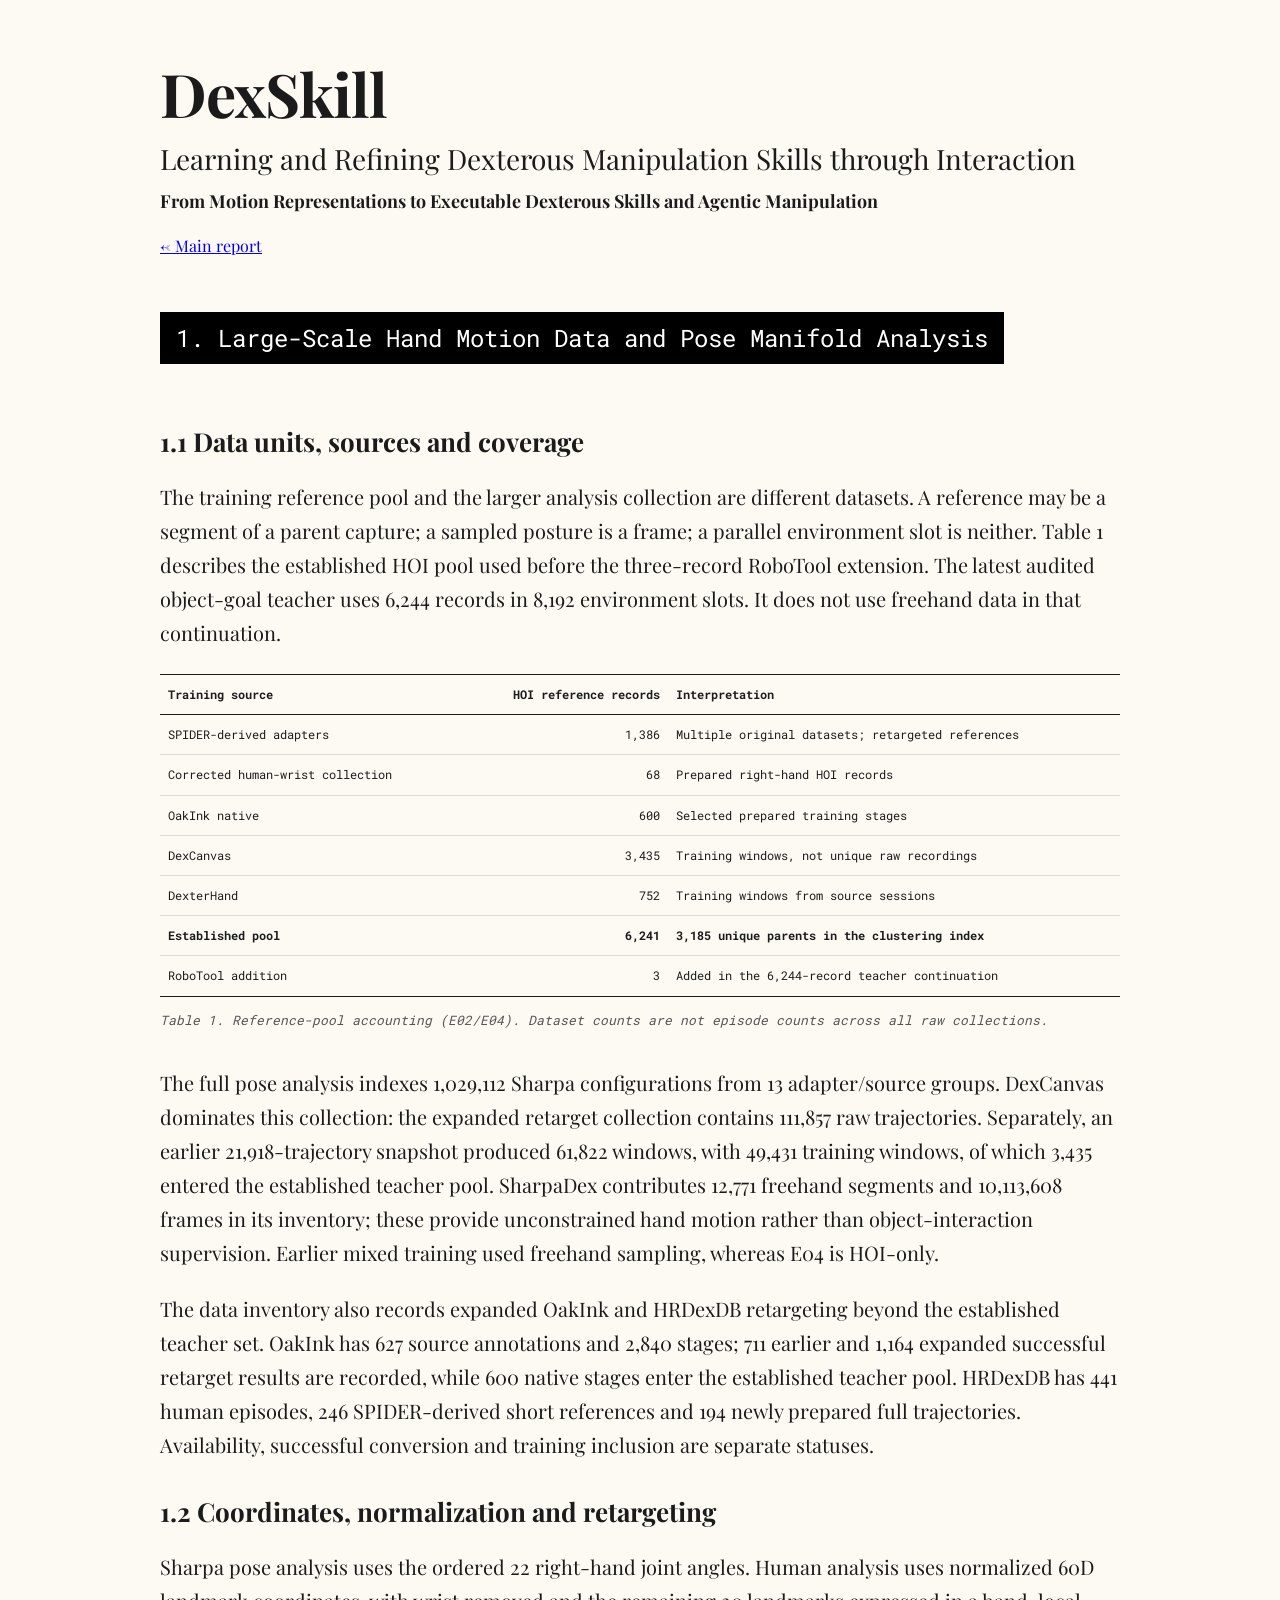
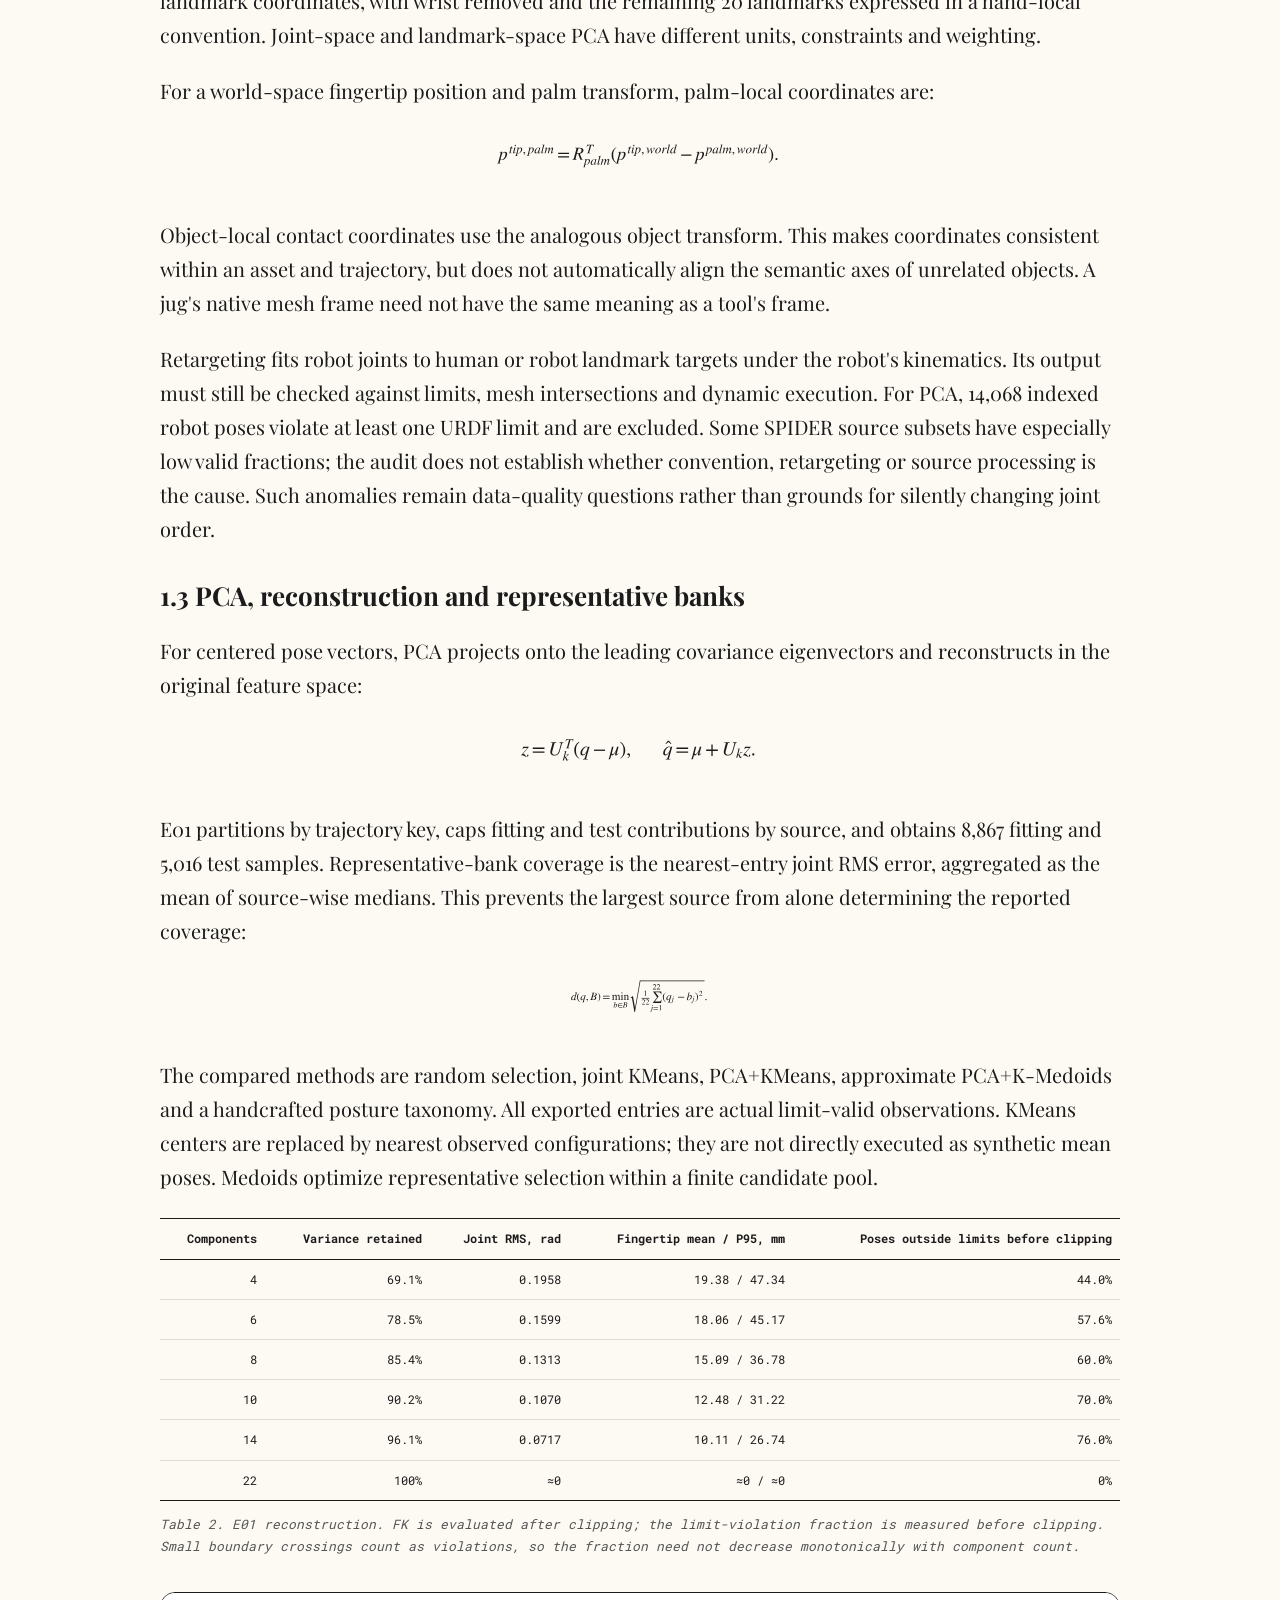
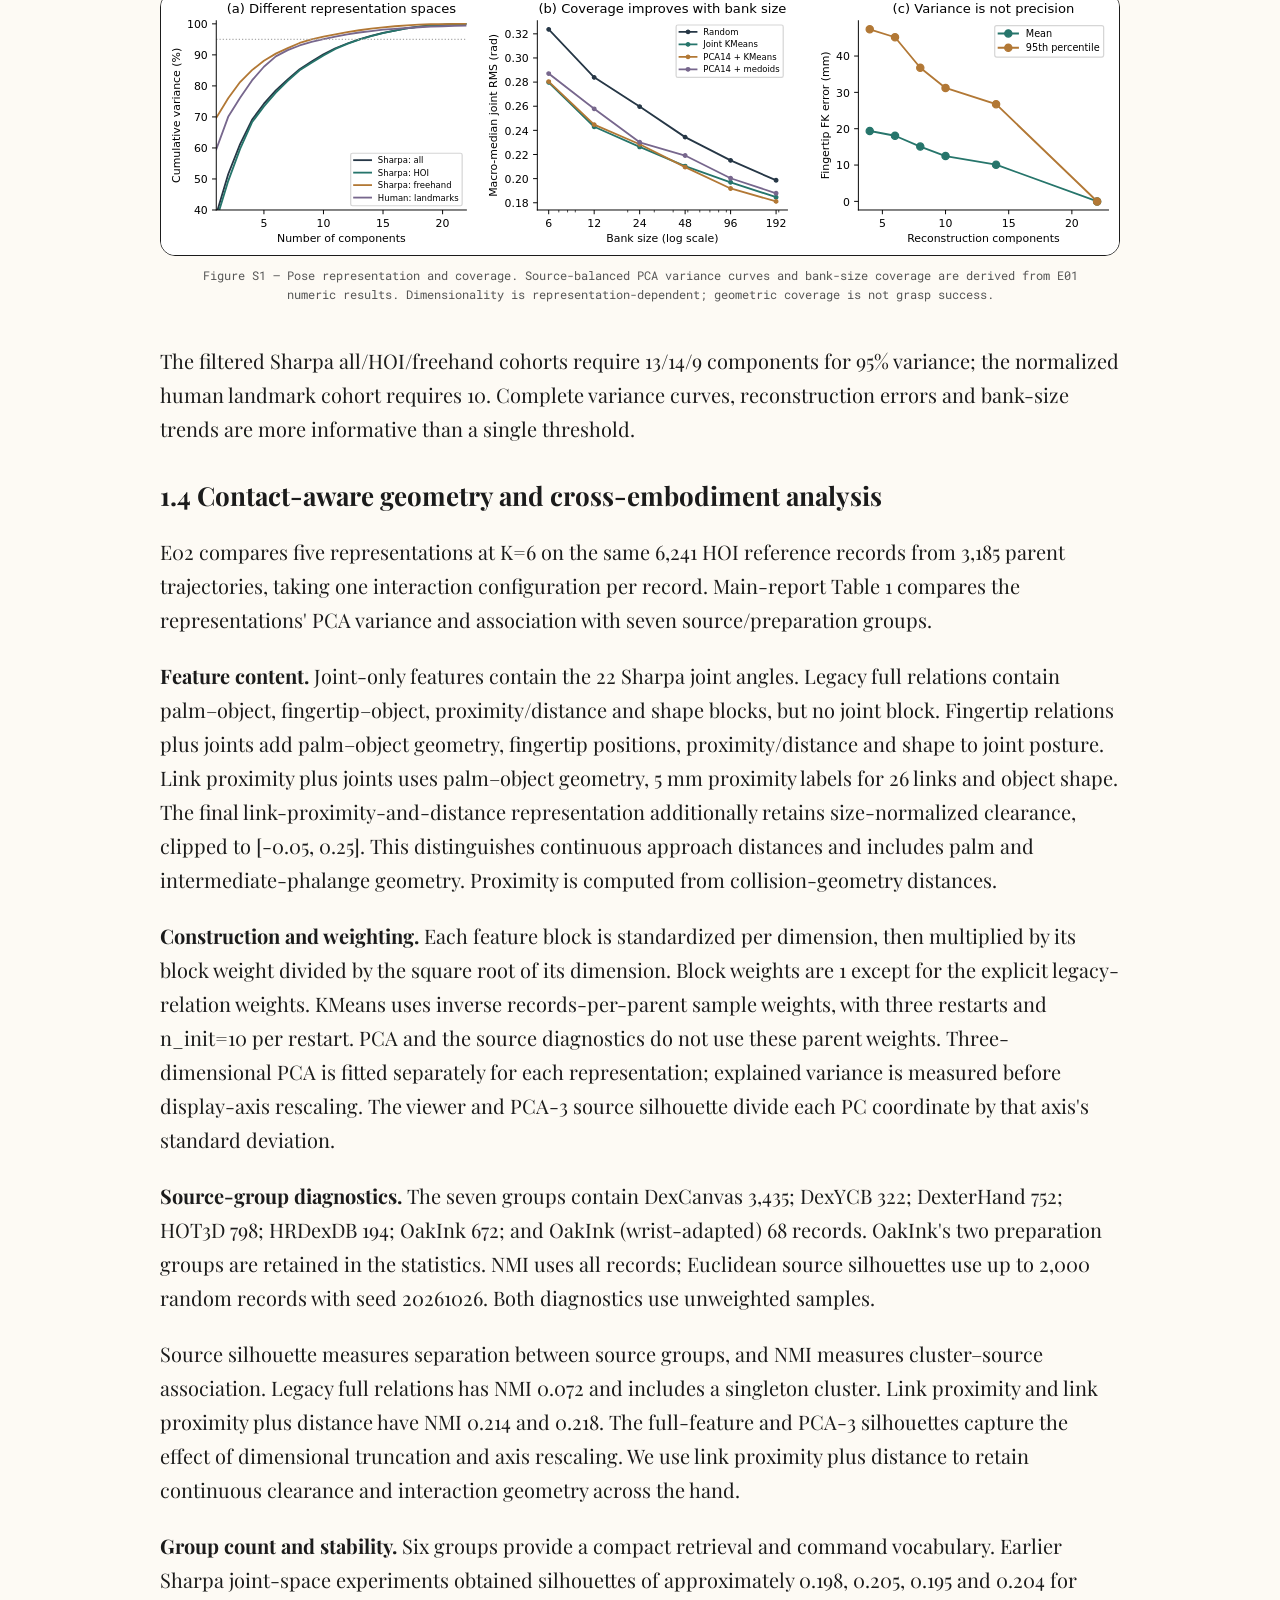
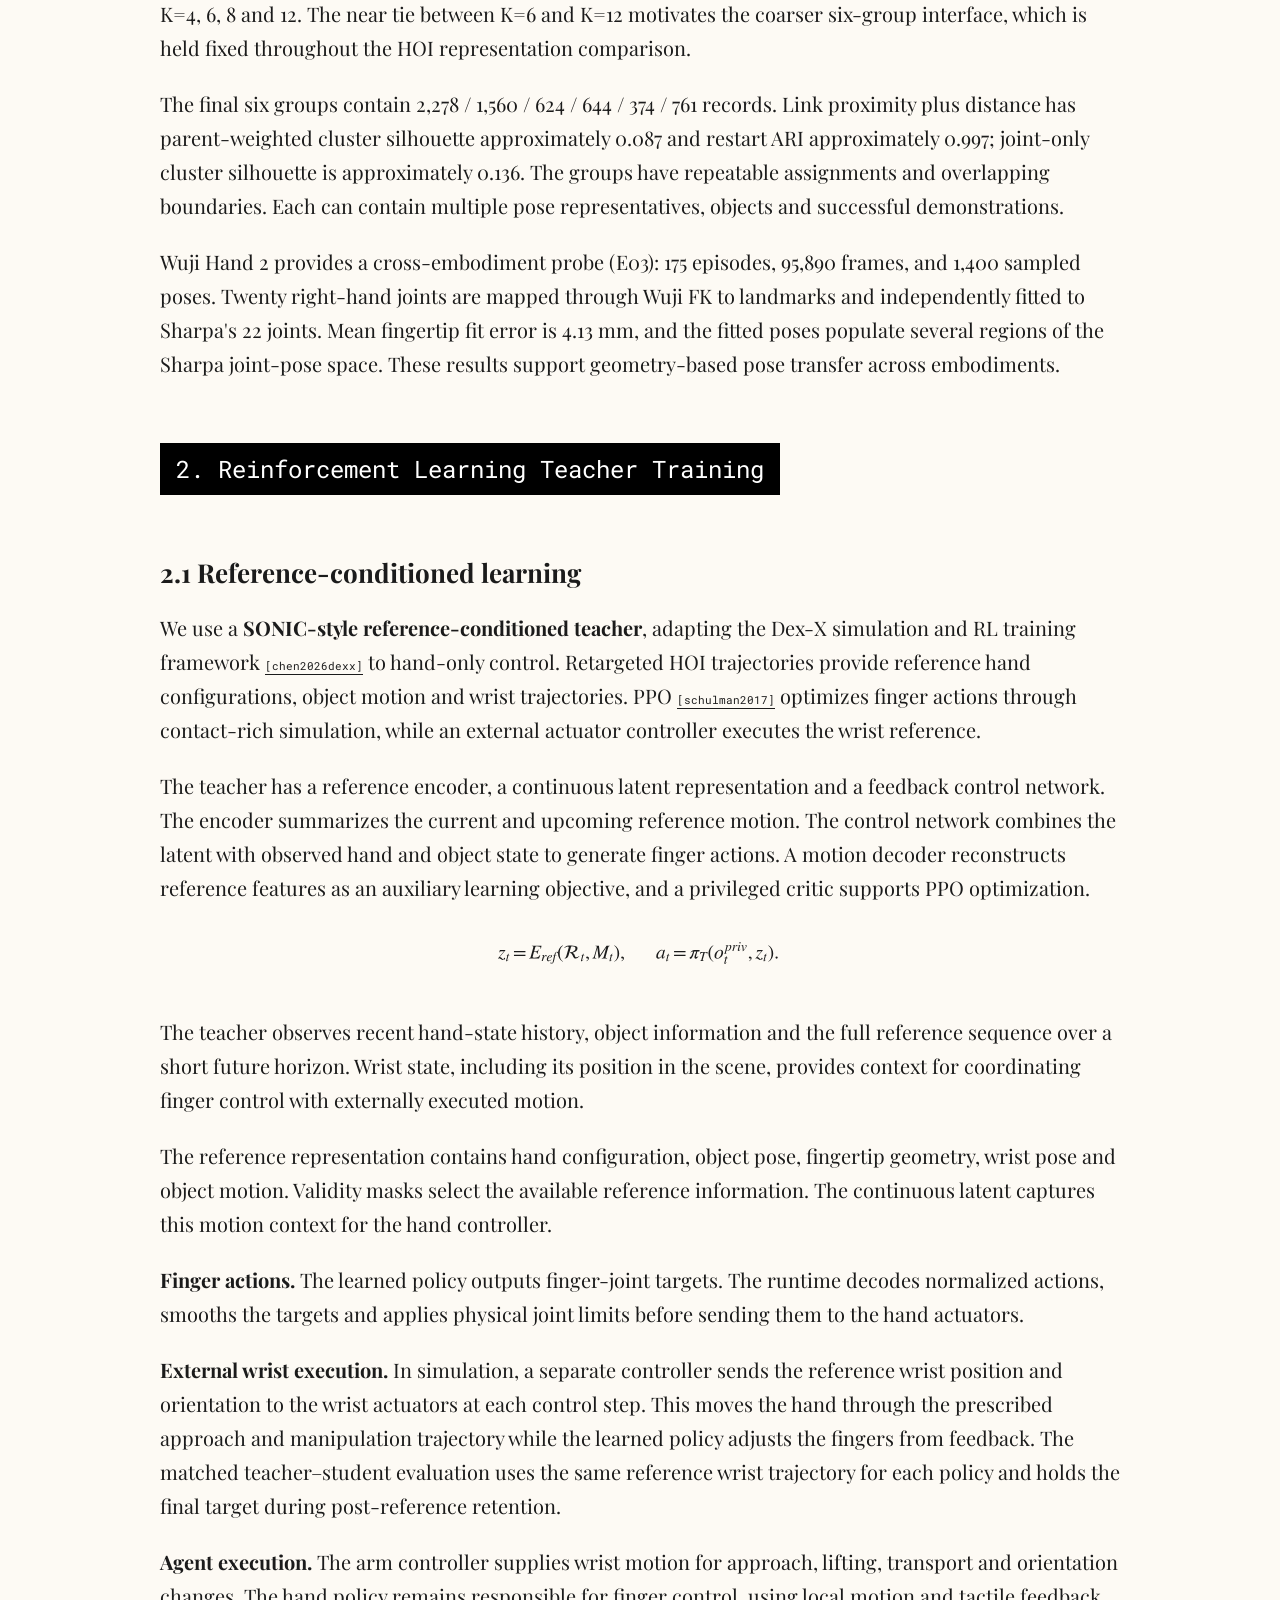
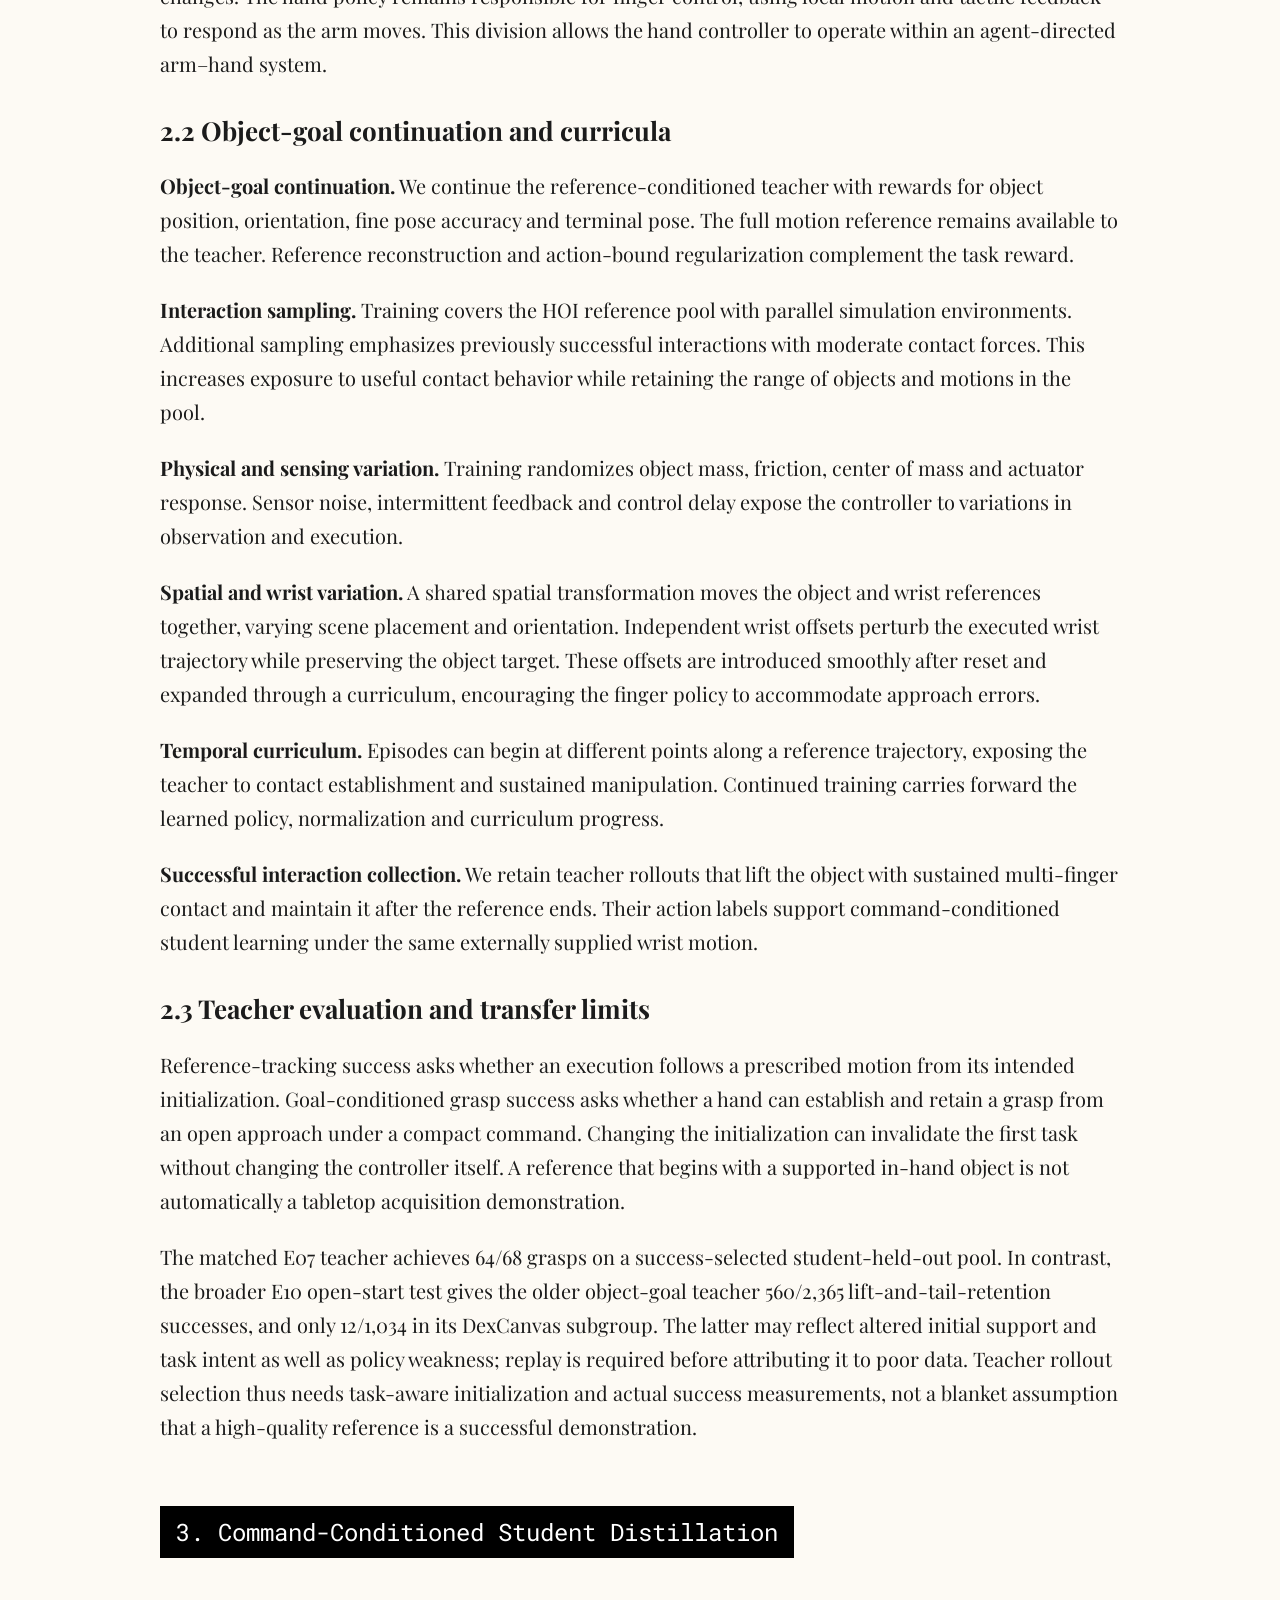
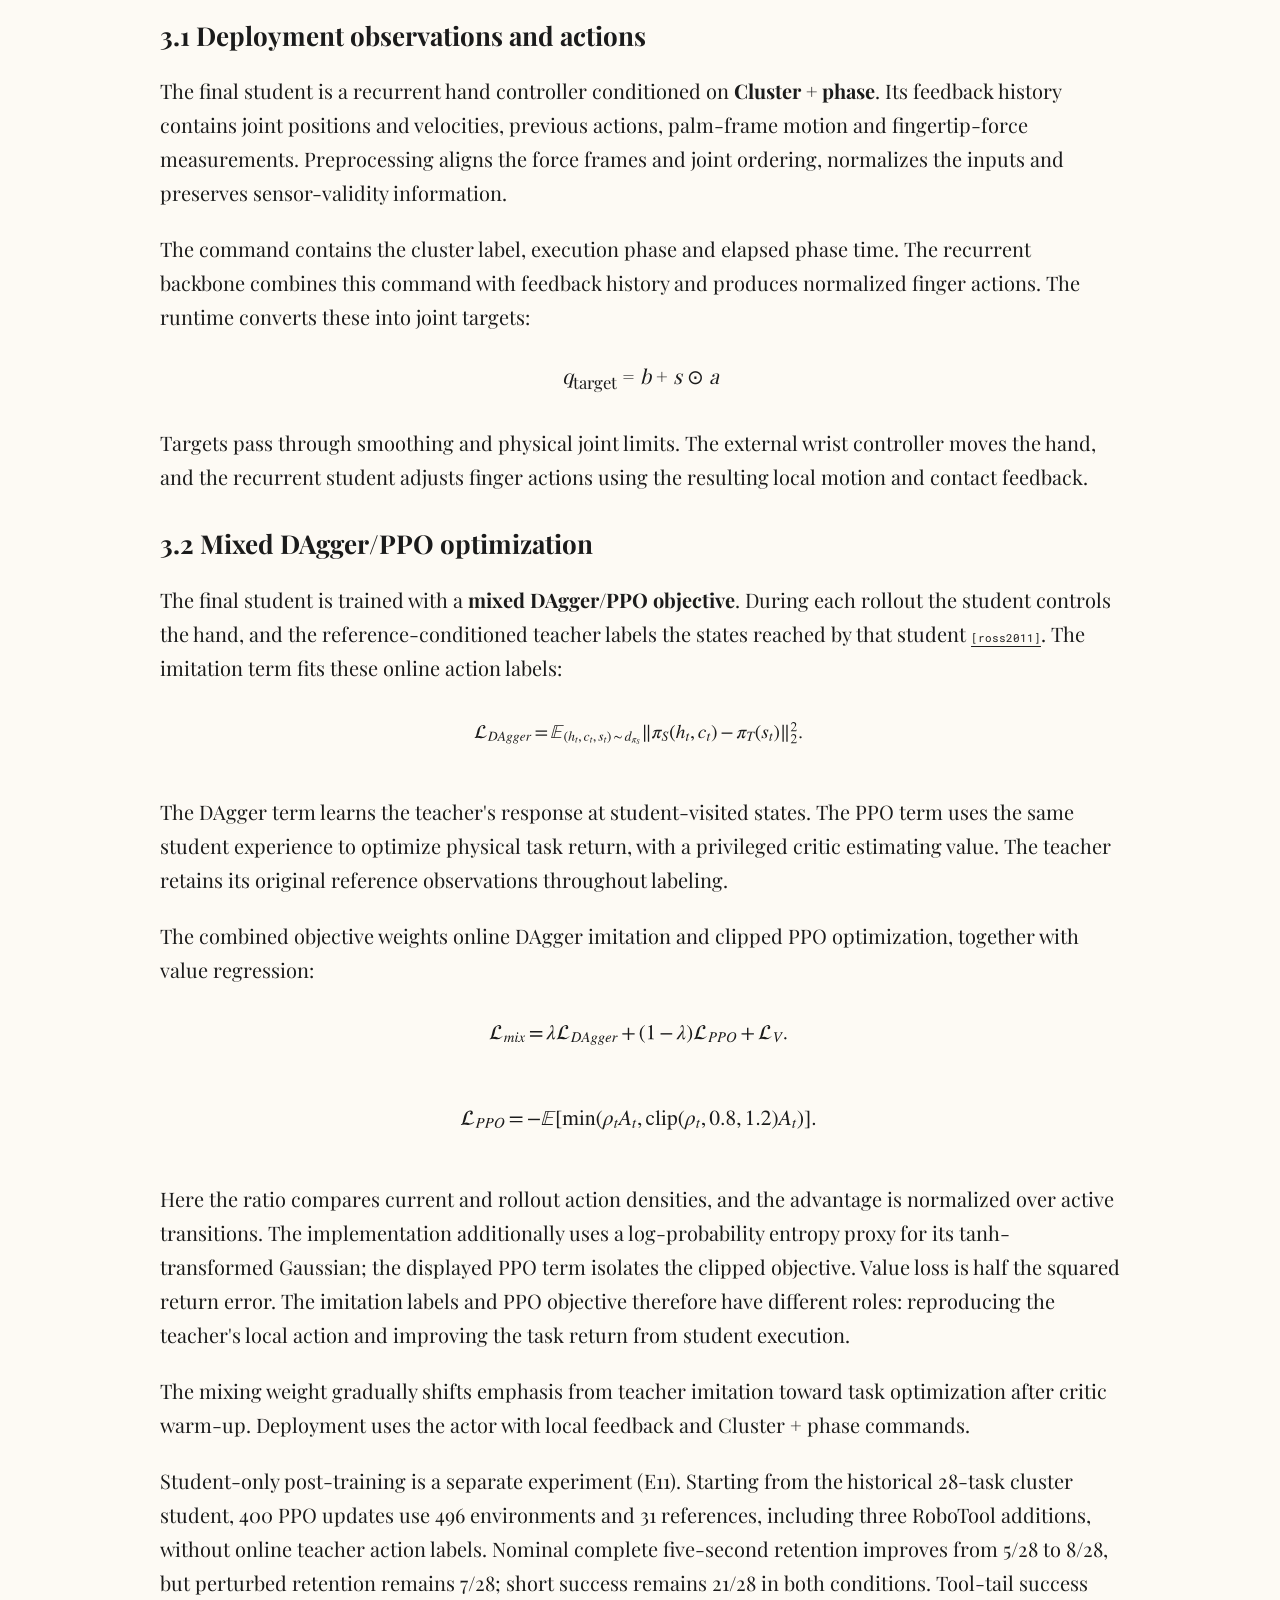
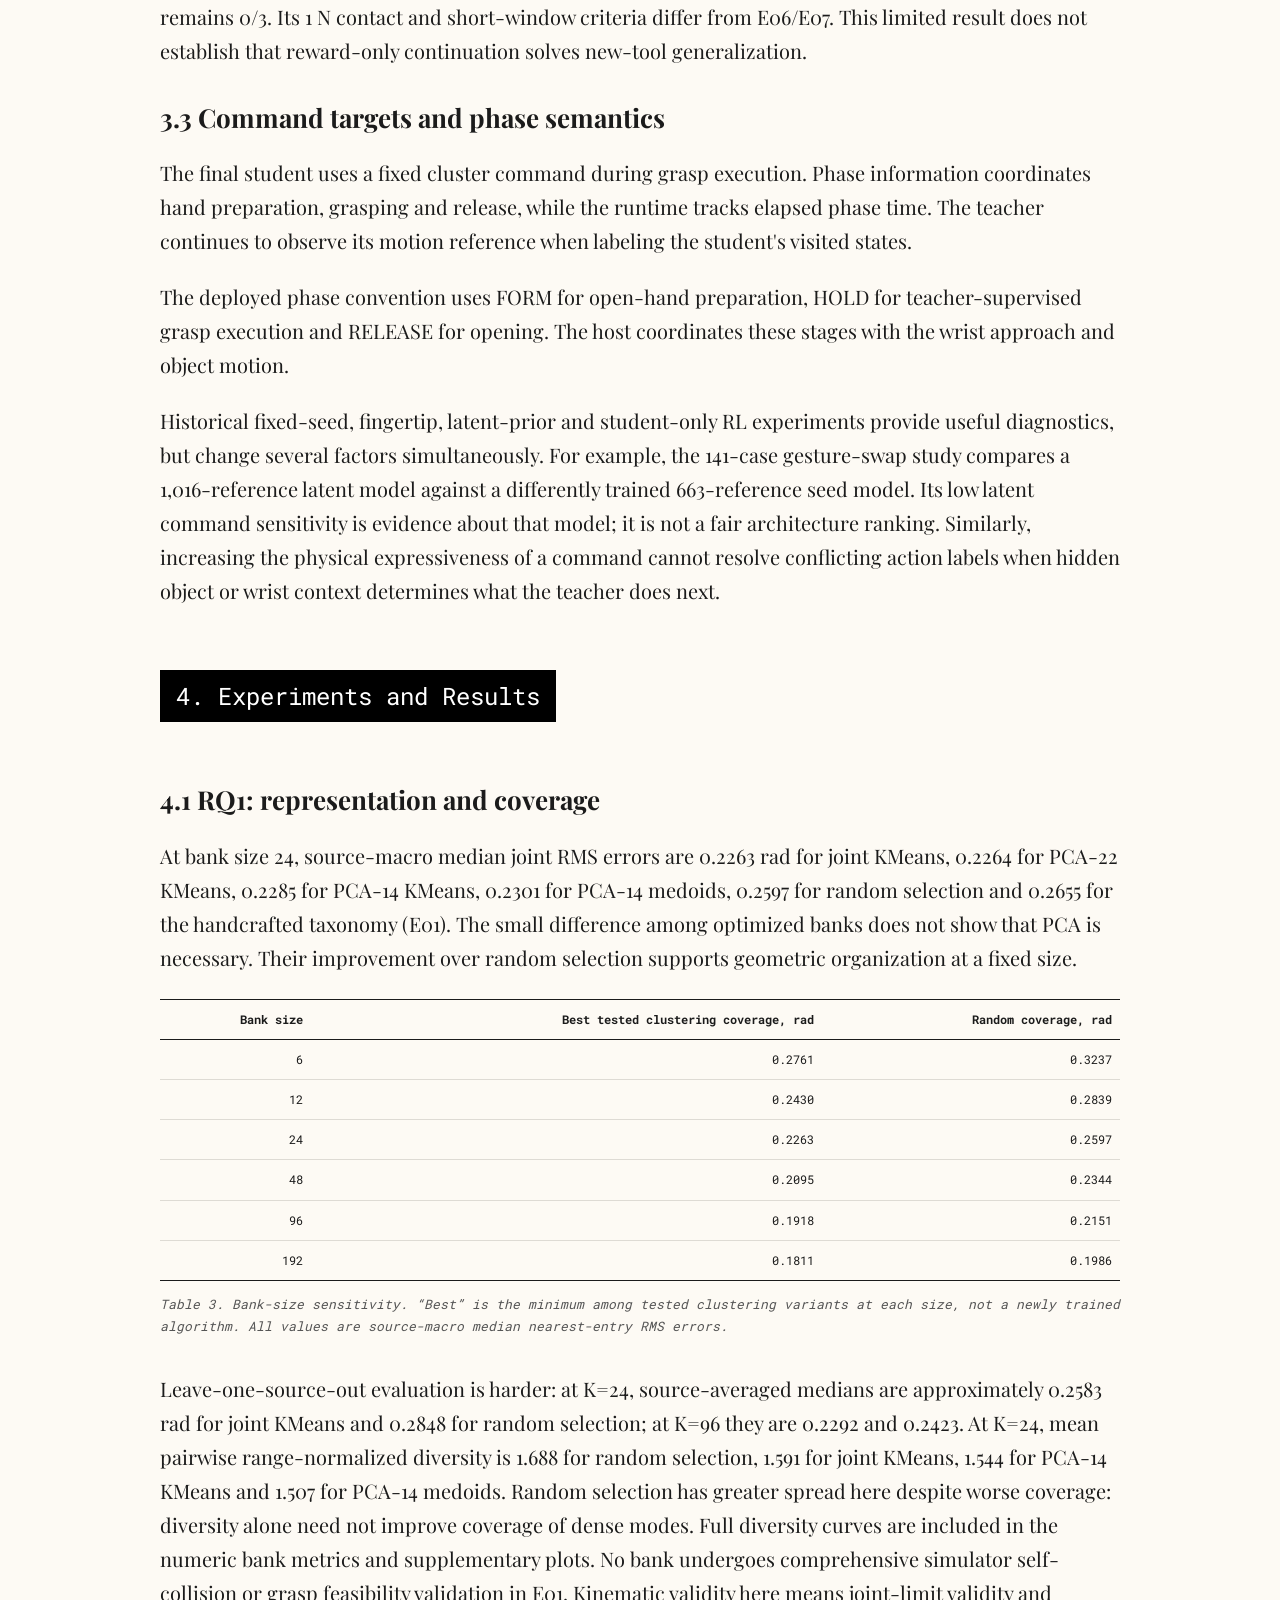
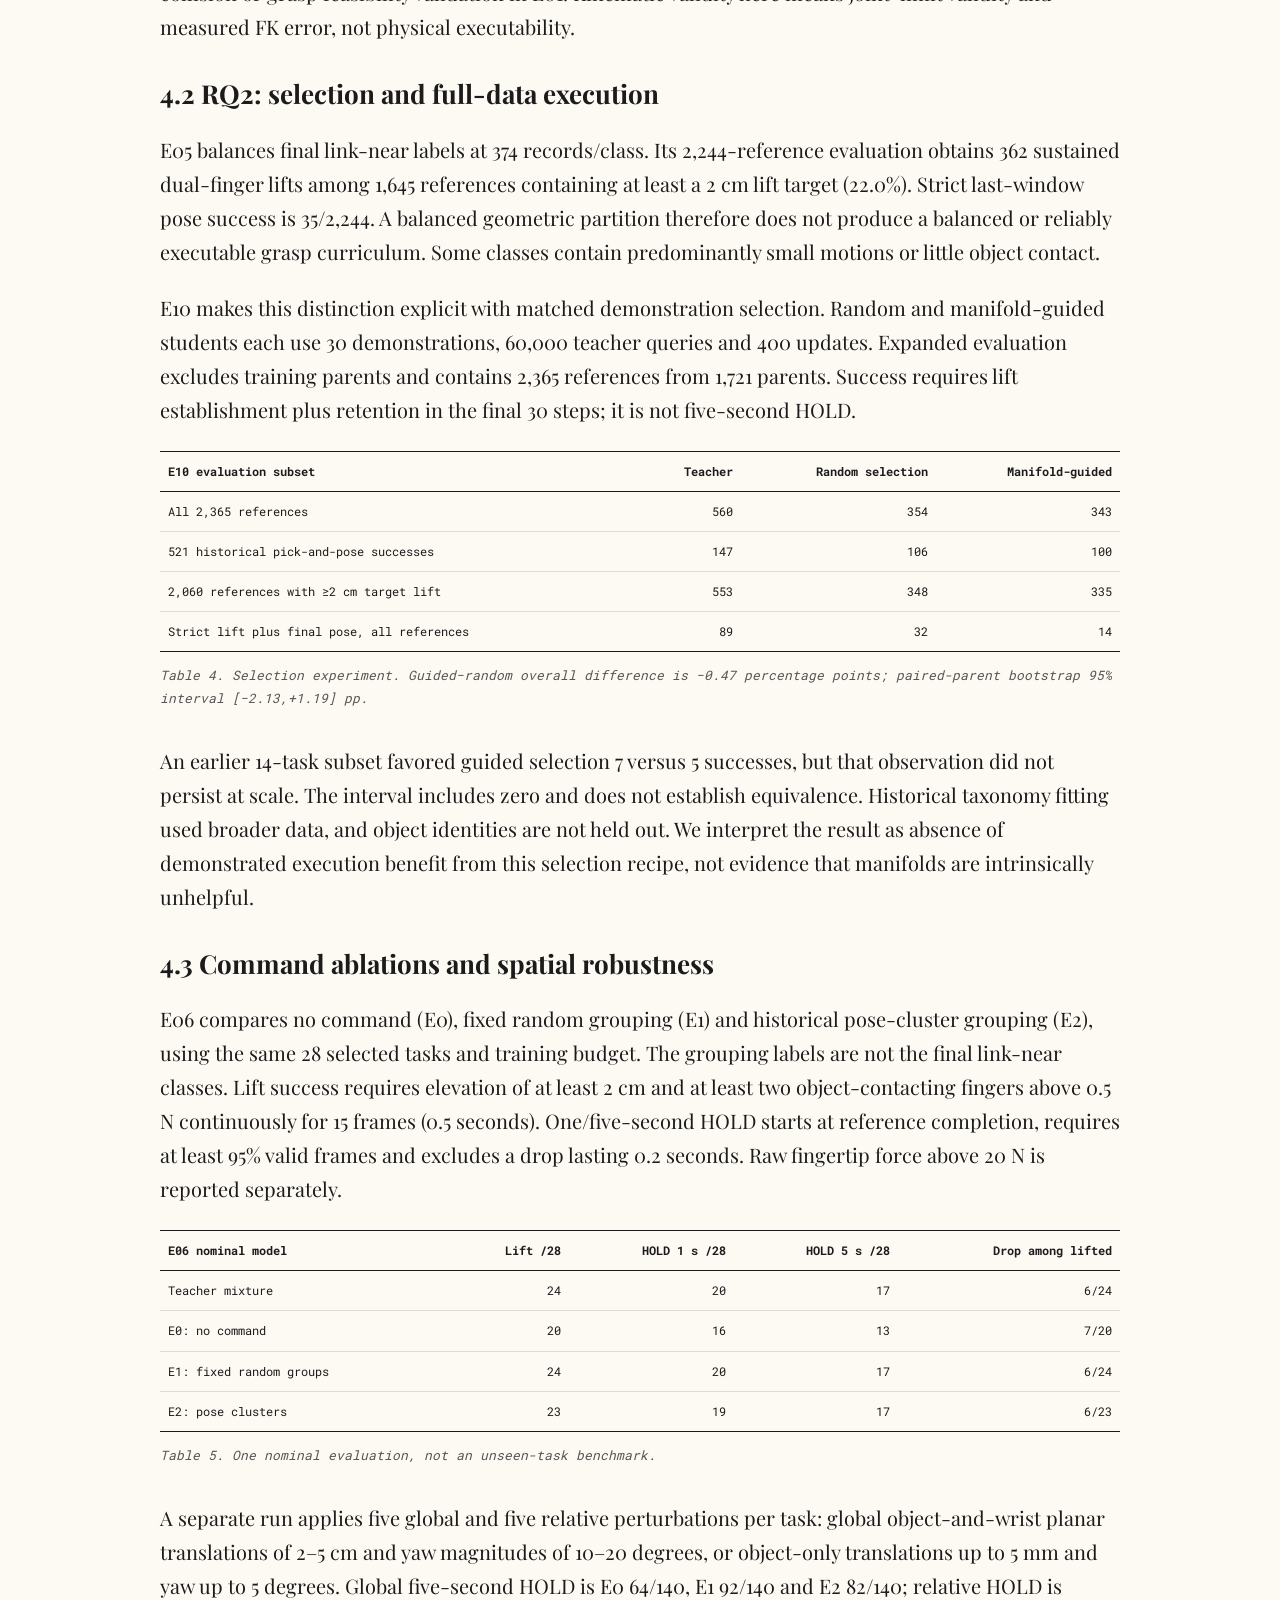
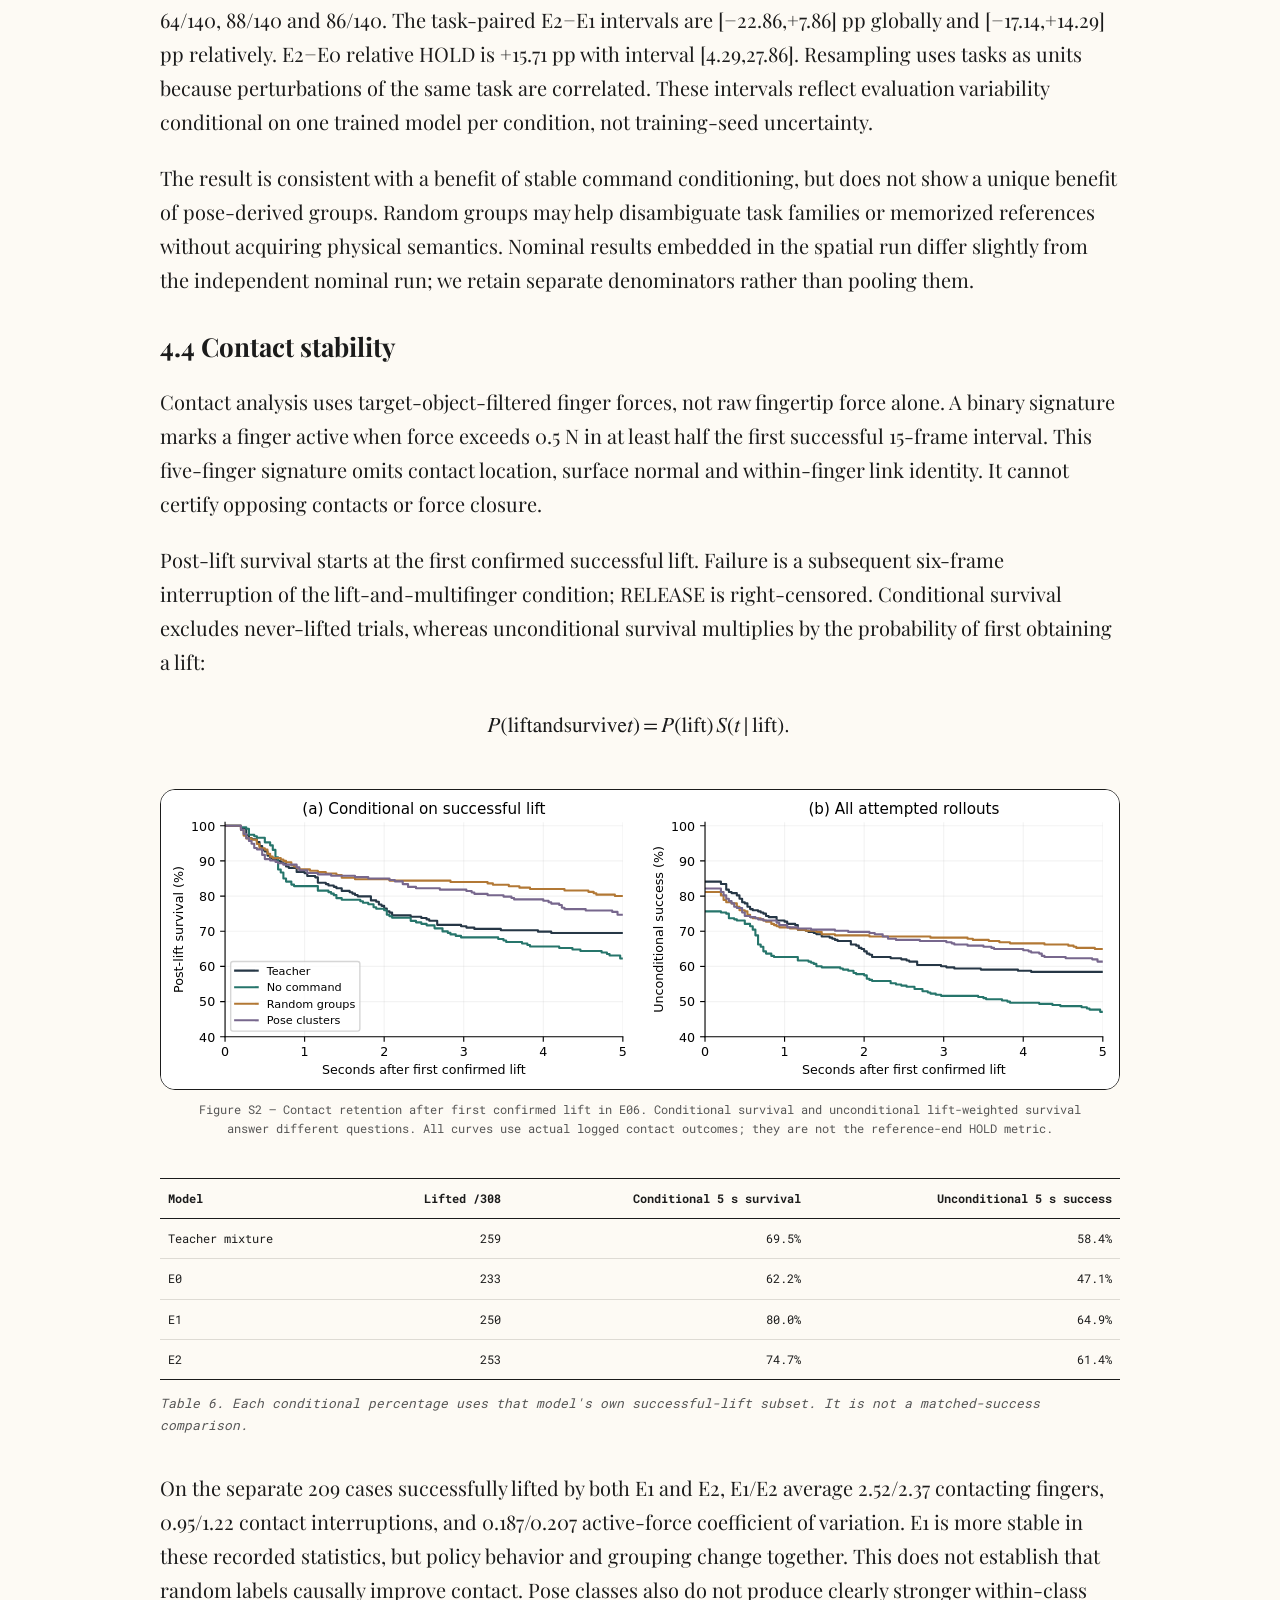
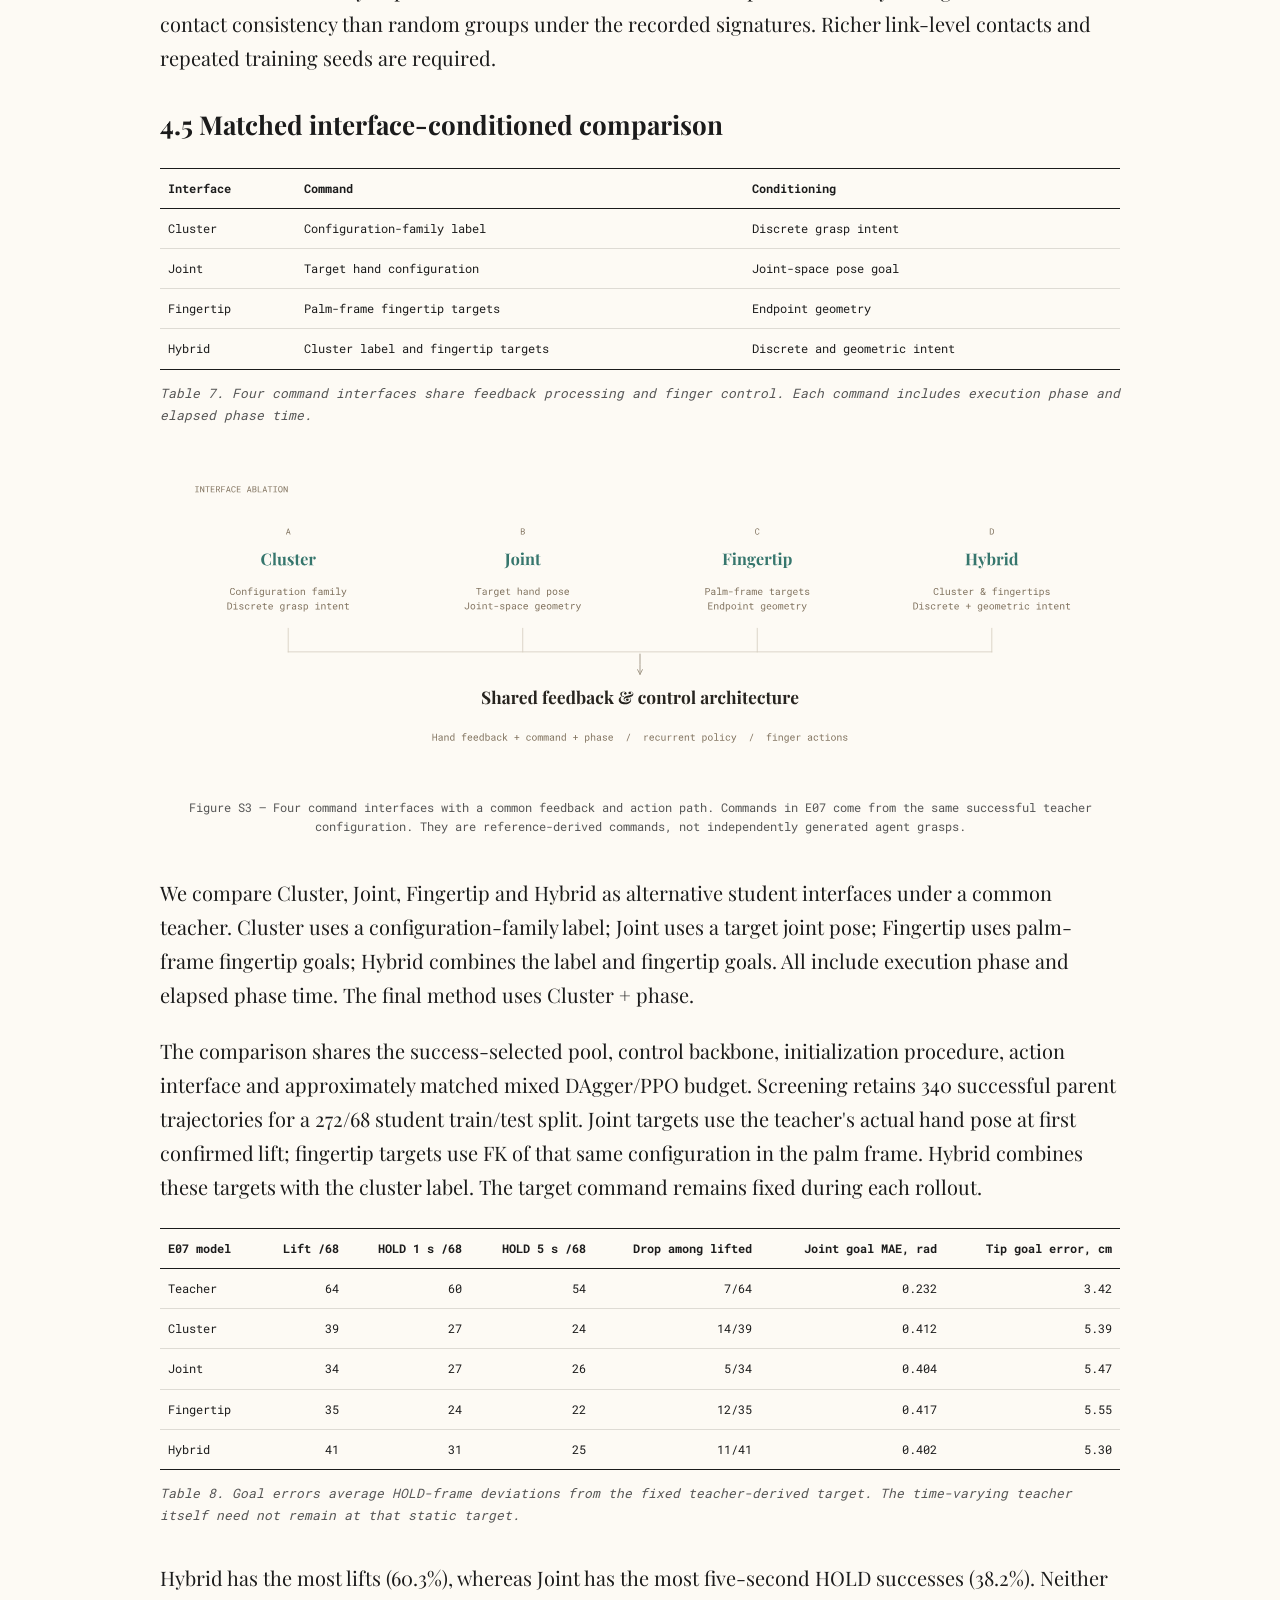
<file: supplementary_report.html>
<!doctype html><html lang="en"><head><meta charset="utf-8"><meta name="viewport" content="width=device-width,initial-scale=1"><title>DexSkill — Learning and Refining Dexterous Manipulation Skills through Interaction</title><meta name="description" content="Hand motion structure, executable skill distillation and an extensible agentic dexterous toolkit."><link rel="stylesheet" href="assets/template-fonts.css"><link rel="stylesheet" href="assets/dexx-template.css"><link rel="stylesheet" href="assets/rldex_report.css?v=paper-style-20261028"><link rel="icon" href="favicon.ico?v=1" sizes="any"><link rel="icon" type="image/png" sizes="32x32" href="assets/favicon-32.png?v=1"><link rel="apple-touch-icon" sizes="180x180" href="assets/favicon-180.png"><link rel="stylesheet" href="assets/project-titles.css"></head><body><nav class="toc" aria-label="Report contents"><h3>Content</h3><hr><ul><li><a href="#3-large-scale-hand-motion-data-and-pose-manifold-analysis">1. Large-Scale Hand Motion Data and Pose Manifold Analysis</a></li><li><a href="#5-reinforcement-learning-teacher-training">2. Reinforcement Learning Teacher Training</a></li><li><a href="#6-command-conditioned-student-distillation">3. Command-Conditioned Student Distillation</a></li><li><a href="#7-experiments-and-results">4. Experiments and Results</a></li><li><a href="#8-agentic-toolkit-implementation">5. Agentic Toolkit Implementation</a></li><li><a href="#10-limitations-and-future-work">6. Limitations and Future Work</a></li><li><a href="#references">References</a></li></ul></nav><main class="main-content"><header class="report-hero"><h1 class="hero-text">DexSkill</h1><h3 class="project-subtitle">Learning and Refining Dexterous Manipulation Skills through Interaction</h3><p class="project-description"><strong>From Motion Representations to Executable Dexterous Skills and Agentic Manipulation</strong></p><p><a href="index.html">← Main report</a></p></header><article class="section">
<h2 class="tagline" id="3-large-scale-hand-motion-data-and-pose-manifold-analysis">1. Large-Scale Hand Motion Data and Pose Manifold Analysis</h2>
<h3 id="31-data-units-sources-and-coverage">1.1 Data units, sources and coverage</h3>
<p>The training reference pool and the larger analysis collection are different datasets. A reference may be a segment of a parent capture; a sampled posture is a frame; a parallel environment slot is neither. Table 1 describes the established HOI pool used before the three-record RoboTool extension. The latest audited object-goal teacher uses 6,244 records in 8,192 environment slots. It does not use freehand data in that continuation.</p>
<table>
<thead>
<tr>
<th>Training source</th>
<th style="text-align: right;">HOI reference records</th>
<th>Interpretation</th>
</tr>
</thead>
<tbody>
<tr>
<td>SPIDER-derived adapters</td>
<td style="text-align: right;">1,386</td>
<td>Multiple original datasets; retargeted references</td>
</tr>
<tr>
<td>Corrected human-wrist collection</td>
<td style="text-align: right;">68</td>
<td>Prepared right-hand HOI records</td>
</tr>
<tr>
<td>OakInk native</td>
<td style="text-align: right;">600</td>
<td>Selected prepared training stages</td>
</tr>
<tr>
<td>DexCanvas</td>
<td style="text-align: right;">3,435</td>
<td>Training windows, not unique raw recordings</td>
</tr>
<tr>
<td>DexterHand</td>
<td style="text-align: right;">752</td>
<td>Training windows from source sessions</td>
</tr>
<tr>
<td><strong>Established pool</strong></td>
<td style="text-align: right;"><strong>6,241</strong></td>
<td><strong>3,185 unique parents in the clustering index</strong></td>
</tr>
<tr>
<td>RoboTool addition</td>
<td style="text-align: right;">3</td>
<td>Added in the 6,244-record teacher continuation</td>
</tr>
</tbody>
</table>
<p><em>Table 1. Reference-pool accounting (E02/E04). Dataset counts are not episode counts across all raw collections.</em></p>
<p>The full pose analysis indexes 1,029,112 Sharpa configurations from 13 adapter/source groups. DexCanvas dominates this collection: the expanded retarget collection contains 111,857 raw trajectories. Separately, an earlier 21,918-trajectory snapshot produced 61,822 windows, with 49,431 training windows, of which 3,435 entered the established teacher pool. SharpaDex contributes 12,771 freehand segments and 10,113,608 frames in its inventory; these provide unconstrained hand motion rather than object-interaction supervision. Earlier mixed training used freehand sampling, whereas E04 is HOI-only.</p>
<p>The data inventory also records expanded OakInk and HRDexDB retargeting beyond the established teacher set. OakInk has 627 source annotations and 2,840 stages; 711 earlier and 1,164 expanded successful retarget results are recorded, while 600 native stages enter the established teacher pool. HRDexDB has 441 human episodes, 246 SPIDER-derived short references and 194 newly prepared full trajectories. Availability, successful conversion and training inclusion are separate statuses.</p>
<h3 id="32-coordinates-normalization-and-retargeting">1.2 Coordinates, normalization and retargeting</h3>
<p>Sharpa pose analysis uses the ordered 22 right-hand joint angles. Human analysis uses normalized 60D landmark coordinates, with wrist removed and the remaining 20 landmarks expressed in a hand-local convention. Joint-space and landmark-space PCA have different units, constraints and weighting.</p>
<p>For a world-space fingertip position and palm transform, palm-local coordinates are:</p>
<div class="equation"><img src="figures/equation_01.svg" alt="p^{tip,palm}=R_{palm}^{T}(p^{tip,world}-p^{palm,world})."></div>

<p>Object-local contact coordinates use the analogous object transform. This makes coordinates consistent within an asset and trajectory, but does not automatically align the semantic axes of unrelated objects. A jug's native mesh frame need not have the same meaning as a tool's frame.</p>
<p>Retargeting fits robot joints to human or robot landmark targets under the robot's kinematics. Its output must still be checked against limits, mesh intersections and dynamic execution. For PCA, 14,068 indexed robot poses violate at least one URDF limit and are excluded. Some SPIDER source subsets have especially low valid fractions; the audit does not establish whether convention, retargeting or source processing is the cause. Such anomalies remain data-quality questions rather than grounds for silently changing joint order.</p>
<h3 id="33-pca-reconstruction-and-representative-banks">1.3 PCA, reconstruction and representative banks</h3>
<p>For centered pose vectors, PCA projects onto the leading covariance eigenvectors and reconstructs in the original feature space:</p>
<div class="equation"><img src="figures/equation_02.svg" alt="z=U_k^T(q-\mu),\qquad \hat q=\mu+U_kz."></div>

<p>E01 partitions by trajectory key, caps fitting and test contributions by source, and obtains 8,867 fitting and 5,016 test samples. Representative-bank coverage is the nearest-entry joint RMS error, aggregated as the mean of source-wise medians. This prevents the largest source from alone determining the reported coverage:</p>
<div class="equation"><img src="figures/equation_03.svg" alt="d(q,B)=\min_{b\in B}\sqrt{\frac{1}{22}\sum_{j=1}^{22}(q_j-b_j)^2}."></div>

<p>The compared methods are random selection, joint KMeans, PCA+KMeans, approximate PCA+K-Medoids and a handcrafted posture taxonomy. All exported entries are actual limit-valid observations. KMeans centers are replaced by nearest observed configurations; they are not directly executed as synthetic mean poses. Medoids optimize representative selection within a finite candidate pool.</p>
<table>
<thead>
<tr>
<th style="text-align: right;">Components</th>
<th style="text-align: right;">Variance retained</th>
<th style="text-align: right;">Joint RMS, rad</th>
<th style="text-align: right;">Fingertip mean / P95, mm</th>
<th style="text-align: right;">Poses outside limits before clipping</th>
</tr>
</thead>
<tbody>
<tr>
<td style="text-align: right;">4</td>
<td style="text-align: right;">69.1%</td>
<td style="text-align: right;">0.1958</td>
<td style="text-align: right;">19.38 / 47.34</td>
<td style="text-align: right;">44.0%</td>
</tr>
<tr>
<td style="text-align: right;">6</td>
<td style="text-align: right;">78.5%</td>
<td style="text-align: right;">0.1599</td>
<td style="text-align: right;">18.06 / 45.17</td>
<td style="text-align: right;">57.6%</td>
</tr>
<tr>
<td style="text-align: right;">8</td>
<td style="text-align: right;">85.4%</td>
<td style="text-align: right;">0.1313</td>
<td style="text-align: right;">15.09 / 36.78</td>
<td style="text-align: right;">60.0%</td>
</tr>
<tr>
<td style="text-align: right;">10</td>
<td style="text-align: right;">90.2%</td>
<td style="text-align: right;">0.1070</td>
<td style="text-align: right;">12.48 / 31.22</td>
<td style="text-align: right;">70.0%</td>
</tr>
<tr>
<td style="text-align: right;">14</td>
<td style="text-align: right;">96.1%</td>
<td style="text-align: right;">0.0717</td>
<td style="text-align: right;">10.11 / 26.74</td>
<td style="text-align: right;">76.0%</td>
</tr>
<tr>
<td style="text-align: right;">22</td>
<td style="text-align: right;">100%</td>
<td style="text-align: right;">≈0</td>
<td style="text-align: right;">≈0 / ≈0</td>
<td style="text-align: right;">0%</td>
</tr>
</tbody>
</table>
<p><em>Table 2. E01 reconstruction. FK is evaluated after clipping; the limit-violation fraction is measured before clipping. Small boundary crossings count as violations, so the fraction need not decrease monotonically with component count.</em></p>
<figure><img loading="lazy" src="figures/fig02_pose_analysis.svg" alt="Figure S1 — Pose representation and coverage. Source-balanced PCA variance curves and bank-size coverage are derived from E01 numeric results. Dimensionality is representation-dependent; geometric coverage is not grasp success."><figcaption class="figure-caption">Figure S1 — Pose representation and coverage. Source-balanced PCA variance curves and bank-size coverage are derived from E01 numeric results. Dimensionality is representation-dependent; geometric coverage is not grasp success.</figcaption></figure>
<p>The filtered Sharpa all/HOI/freehand cohorts require 13/14/9 components for 95% variance; the normalized human landmark cohort requires 10. Complete variance curves, reconstruction errors and bank-size trends are more informative than a single threshold.</p>
<h3 id="34-contact-aware-geometry-and-cross-embodiment-analysis">1.4 Contact-aware geometry and cross-embodiment analysis</h3>
<p>E02 compares five representations at K=6 on the same 6,241 HOI reference records from 3,185 parent trajectories, taking one interaction configuration per record. Main-report Table 1 compares the representations' PCA variance and association with seven source/preparation groups.</p>
<p><strong>Feature content.</strong> Joint-only features contain the 22 Sharpa joint angles. Legacy full relations contain palm–object, fingertip–object, proximity/distance and shape blocks, but no joint block. Fingertip relations plus joints add palm–object geometry, fingertip positions, proximity/distance and shape to joint posture. Link proximity plus joints uses palm–object geometry, 5 mm proximity labels for 26 links and object shape. The final link-proximity-and-distance representation additionally retains size-normalized clearance, clipped to [-0.05, 0.25]. This distinguishes continuous approach distances and includes palm and intermediate-phalange geometry. Proximity is computed from collision-geometry distances.</p>
<p><strong>Construction and weighting.</strong> Each feature block is standardized per dimension, then multiplied by its block weight divided by the square root of its dimension. Block weights are 1 except for the explicit legacy-relation weights. KMeans uses inverse records-per-parent sample weights, with three restarts and n_init=10 per restart. PCA and the source diagnostics do not use these parent weights. Three-dimensional PCA is fitted separately for each representation; explained variance is measured before display-axis rescaling. The viewer and PCA-3 source silhouette divide each PC coordinate by that axis's standard deviation.</p>
<p><strong>Source-group diagnostics.</strong> The seven groups contain DexCanvas 3,435; DexYCB 322; DexterHand 752; HOT3D 798; HRDexDB 194; OakInk 672; and OakInk (wrist-adapted) 68 records. OakInk's two preparation groups are retained in the statistics. NMI uses all records; Euclidean source silhouettes use up to 2,000 random records with seed 20261026. Both diagnostics use unweighted samples.</p>
<p>Source silhouette measures separation between source groups, and NMI measures cluster–source association. Legacy full relations has NMI 0.072 and includes a singleton cluster. Link proximity and link proximity plus distance have NMI 0.214 and 0.218. The full-feature and PCA-3 silhouettes capture the effect of dimensional truncation and axis rescaling. We use link proximity plus distance to retain continuous clearance and interaction geometry across the hand.</p>
<p><strong>Group count and stability.</strong> Six groups provide a compact retrieval and command vocabulary. Earlier Sharpa joint-space experiments obtained silhouettes of approximately 0.198, 0.205, 0.195 and 0.204 for K=4, 6, 8 and 12. The near tie between K=6 and K=12 motivates the coarser six-group interface, which is held fixed throughout the HOI representation comparison.</p>
<p>The final six groups contain 2,278 / 1,560 / 624 / 644 / 374 / 761 records. Link proximity plus distance has parent-weighted cluster silhouette approximately 0.087 and restart ARI approximately 0.997; joint-only cluster silhouette is approximately 0.136. The groups have repeatable assignments and overlapping boundaries. Each can contain multiple pose representatives, objects and successful demonstrations.</p>
<p>Wuji Hand 2 provides a cross-embodiment probe (E03): 175 episodes, 95,890 frames, and 1,400 sampled poses. Twenty right-hand joints are mapped through Wuji FK to landmarks and independently fitted to Sharpa's 22 joints. Mean fingertip fit error is 4.13 mm, and the fitted poses populate several regions of the Sharpa joint-pose space. These results support geometry-based pose transfer across embodiments.</p>
<h2 class="tagline" id="5-reinforcement-learning-teacher-training">2. Reinforcement Learning Teacher Training</h2>
<h3 id="51-reference-conditioned-learning">2.1 Reference-conditioned learning</h3>
<p>We use a <strong>SONIC-style reference-conditioned teacher</strong>, adapting the Dex-X simulation and RL training framework <a class="citation" href="#ref-chen2026dexx">[chen2026dexx]</a> to hand-only control. Retargeted HOI trajectories provide reference hand configurations, object motion and wrist trajectories. PPO <a class="citation" href="#ref-schulman2017">[schulman2017]</a> optimizes finger actions through contact-rich simulation, while an external actuator controller executes the wrist reference.</p>
<p>The teacher has a reference encoder, a continuous latent representation and a feedback control network. The encoder summarizes the current and upcoming reference motion. The control network combines the latent with observed hand and object state to generate finger actions. A motion decoder reconstructs reference features as an auxiliary learning objective, and a privileged critic supports PPO optimization.</p>
<div class="equation"><img src="figures/equation_04.svg" alt="z_t=E_{ref}(\mathcal R_t,M_t),\qquad a_t=\pi_T(o_t^{priv},z_t)."></div>

<p>The teacher observes recent hand-state history, object information and the full reference sequence over a short future horizon. Wrist state, including its position in the scene, provides context for coordinating finger control with externally executed motion.</p>
<p>The reference representation contains hand configuration, object pose, fingertip geometry, wrist pose and object motion. Validity masks select the available reference information. The continuous latent captures this motion context for the hand controller.</p>
<p><strong>Finger actions.</strong> The learned policy outputs finger-joint targets. The runtime decodes normalized actions, smooths the targets and applies physical joint limits before sending them to the hand actuators.</p>
<p><strong>External wrist execution.</strong> In simulation, a separate controller sends the reference wrist position and orientation to the wrist actuators at each control step. This moves the hand through the prescribed approach and manipulation trajectory while the learned policy adjusts the fingers from feedback. The matched teacher–student evaluation uses the same reference wrist trajectory for each policy and holds the final target during post-reference retention.</p>
<p><strong>Agent execution.</strong> The arm controller supplies wrist motion for approach, lifting, transport and orientation changes. The hand policy remains responsible for finger control, using local motion and tactile feedback to respond as the arm moves. This division allows the hand controller to operate within an agent-directed arm–hand system.</p>

<h3 id="52-object-goal-continuation-and-curricula">2.2 Object-goal continuation and curricula</h3>
<p><strong>Object-goal continuation.</strong> We continue the reference-conditioned teacher with rewards for object position, orientation, fine pose accuracy and terminal pose. The full motion reference remains available to the teacher. Reference reconstruction and action-bound regularization complement the task reward.</p>
<p><strong>Interaction sampling.</strong> Training covers the HOI reference pool with parallel simulation environments. Additional sampling emphasizes previously successful interactions with moderate contact forces. This increases exposure to useful contact behavior while retaining the range of objects and motions in the pool.</p>
<p><strong>Physical and sensing variation.</strong> Training randomizes object mass, friction, center of mass and actuator response. Sensor noise, intermittent feedback and control delay expose the controller to variations in observation and execution.</p>
<p><strong>Spatial and wrist variation.</strong> A shared spatial transformation moves the object and wrist references together, varying scene placement and orientation. Independent wrist offsets perturb the executed wrist trajectory while preserving the object target. These offsets are introduced smoothly after reset and expanded through a curriculum, encouraging the finger policy to accommodate approach errors.</p>
<p><strong>Temporal curriculum.</strong> Episodes can begin at different points along a reference trajectory, exposing the teacher to contact establishment and sustained manipulation. Continued training carries forward the learned policy, normalization and curriculum progress.</p>
<p><strong>Successful interaction collection.</strong> We retain teacher rollouts that lift the object with sustained multi-finger contact and maintain it after the reference ends. Their action labels support command-conditioned student learning under the same externally supplied wrist motion.</p>
<h3 id="53-teacher-evaluation-and-adaptation-limits">2.3 Teacher evaluation and transfer limits</h3>
<p>Reference-tracking success asks whether an execution follows a prescribed motion from its intended initialization. Goal-conditioned grasp success asks whether a hand can establish and retain a grasp from an open approach under a compact command. Changing the initialization can invalidate the first task without changing the controller itself. A reference that begins with a supported in-hand object is not automatically a tabletop acquisition demonstration.</p>
<p>The matched E07 teacher achieves 64/68 grasps on a success-selected student-held-out pool. In contrast, the broader E10 open-start test gives the older object-goal teacher 560/2,365 lift-and-tail-retention successes, and only 12/1,034 in its DexCanvas subgroup. The latter may reflect altered initial support and task intent as well as policy weakness; replay is required before attributing it to poor data. Teacher rollout selection thus needs task-aware initialization and actual success measurements, not a blanket assumption that a high-quality reference is a successful demonstration.</p>
<h2 class="tagline" id="6-command-conditioned-student-distillation">3. Command-Conditioned Student Distillation</h2>
<h3 id="61-deployment-observations-and-actions">3.1 Deployment observations and actions</h3>
<p>The final student is a recurrent hand controller conditioned on <strong>Cluster + phase</strong>. Its feedback history contains joint positions and velocities, previous actions, palm-frame motion and fingertip-force measurements. Preprocessing aligns the force frames and joint ordering, normalizes the inputs and preserves sensor-validity information.</p>
<p>The command contains the cluster label, execution phase and elapsed phase time. The recurrent backbone combines this command with feedback history and produces normalized finger actions. The runtime converts these into joint targets:</p>
<div class="equation" role="math" aria-label="Joint target equals offset plus scale times action"><i>q</i><sub>target</sub> = <i>b</i> + <i>s</i> ⊙ <i>a</i></div>

<p>Targets pass through smoothing and physical joint limits. The external wrist controller moves the hand, and the recurrent student adjusts finger actions using the resulting local motion and contact feedback.</p>
<h3 id="62-mixed-daggerppo-optimization">3.2 Mixed DAgger/PPO optimization</h3>
<p>The final student is trained with a <strong>mixed DAgger/PPO objective</strong>. During each rollout the student controls the hand, and the reference-conditioned teacher labels the states reached by that student <a class="citation" href="#ref-ross2011">[ross2011]</a>. The imitation term fits these online action labels:</p>
<div class="equation"><img src="figures/equation_07.svg" alt="\mathcal L_{DAgger}=\mathbb E_{(h_t,c_t,s_t)\sim d_{\pi_S}}\|\pi_S(h_t,c_t)-\pi_T(s_t)\|_2^2."></div>

<p>The DAgger term learns the teacher's response at student-visited states. The PPO term uses the same student experience to optimize physical task return, with a privileged critic estimating value. The teacher retains its original reference observations throughout labeling.</p>
<p>The combined objective weights online DAgger imitation and clipped PPO optimization, together with value regression:</p>
<div class="equation"><img src="figures/equation_08.svg" alt="\mathcal L_{mix}=\lambda\mathcal L_{DAgger}+(1-\lambda)\mathcal L_{PPO}+\mathcal L_V."></div>

<div class="equation"><img src="figures/equation_09.svg" alt="\mathcal L_{PPO}=-\mathbb E[\min(\rho_t A_t,\mathrm{clip}(\rho_t,0.8,1.2)A_t)]."></div>

<p>Here the ratio compares current and rollout action densities, and the advantage is normalized over active transitions. The implementation additionally uses a log-probability entropy proxy for its tanh-transformed Gaussian; the displayed PPO term isolates the clipped objective. Value loss is half the squared return error. The imitation labels and PPO objective therefore have different roles: reproducing the teacher's local action and improving the task return from student execution.</p>
<p>The mixing weight gradually shifts emphasis from teacher imitation toward task optimization after critic warm-up. Deployment uses the actor with local feedback and Cluster + phase commands.</p>
<p>Student-only post-training is a separate experiment (E11). Starting from the historical 28-task cluster student, 400 PPO updates use 496 environments and 31 references, including three RoboTool additions, without online teacher action labels. Nominal complete five-second retention improves from 5/28 to 8/28, but perturbed retention remains 7/28; short success remains 21/28 in both conditions. Tool-tail success remains 0/3. Its 1 N contact and short-window criteria differ from E06/E07. This limited result does not establish that reward-only continuation solves new-tool generalization.</p>
<h3 id="63-command-targets-and-phase-semantics">3.3 Command targets and phase semantics</h3>
<p>The final student uses a fixed cluster command during grasp execution. Phase information coordinates hand preparation, grasping and release, while the runtime tracks elapsed phase time. The teacher continues to observe its motion reference when labeling the student's visited states.</p>
<p>The deployed phase convention uses FORM for open-hand preparation, HOLD for teacher-supervised grasp execution and RELEASE for opening. The host coordinates these stages with the wrist approach and object motion.</p>
<p>Historical fixed-seed, fingertip, latent-prior and student-only RL experiments provide useful diagnostics, but change several factors simultaneously. For example, the 141-case gesture-swap study compares a 1,016-reference latent model against a differently trained 663-reference seed model. Its low latent command sensitivity is evidence about that model; it is not a fair architecture ranking. Similarly, increasing the physical expressiveness of a command cannot resolve conflicting action labels when hidden object or wrist context determines what the teacher does next.</p>
<h2 class="tagline" id="7-experiments-and-results">4. Experiments and Results</h2>
<h3 id="71-rq1-representation-and-coverage">4.1 RQ1: representation and coverage</h3>
<p>At bank size 24, source-macro median joint RMS errors are 0.2263 rad for joint KMeans, 0.2264 for PCA-22 KMeans, 0.2285 for PCA-14 KMeans, 0.2301 for PCA-14 medoids, 0.2597 for random selection and 0.2655 for the handcrafted taxonomy (E01). The small difference among optimized banks does not show that PCA is necessary. Their improvement over random selection supports geometric organization at a fixed size.</p>
<table>
<thead>
<tr>
<th style="text-align: right;">Bank size</th>
<th style="text-align: right;">Best tested clustering coverage, rad</th>
<th style="text-align: right;">Random coverage, rad</th>
</tr>
</thead>
<tbody>
<tr>
<td style="text-align: right;">6</td>
<td style="text-align: right;">0.2761</td>
<td style="text-align: right;">0.3237</td>
</tr>
<tr>
<td style="text-align: right;">12</td>
<td style="text-align: right;">0.2430</td>
<td style="text-align: right;">0.2839</td>
</tr>
<tr>
<td style="text-align: right;">24</td>
<td style="text-align: right;">0.2263</td>
<td style="text-align: right;">0.2597</td>
</tr>
<tr>
<td style="text-align: right;">48</td>
<td style="text-align: right;">0.2095</td>
<td style="text-align: right;">0.2344</td>
</tr>
<tr>
<td style="text-align: right;">96</td>
<td style="text-align: right;">0.1918</td>
<td style="text-align: right;">0.2151</td>
</tr>
<tr>
<td style="text-align: right;">192</td>
<td style="text-align: right;">0.1811</td>
<td style="text-align: right;">0.1986</td>
</tr>
</tbody>
</table>
<p><em>Table 3. Bank-size sensitivity. “Best” is the minimum among tested clustering variants at each size, not a newly trained algorithm. All values are source-macro median nearest-entry RMS errors.</em></p>
<p>Leave-one-source-out evaluation is harder: at K=24, source-averaged medians are approximately 0.2583 rad for joint KMeans and 0.2848 for random selection; at K=96 they are 0.2292 and 0.2423. At K=24, mean pairwise range-normalized diversity is 1.688 for random selection, 1.591 for joint KMeans, 1.544 for PCA-14 KMeans and 1.507 for PCA-14 medoids. Random selection has greater spread here despite worse coverage: diversity alone need not improve coverage of dense modes. Full diversity curves are included in the numeric bank metrics and supplementary plots. No bank undergoes comprehensive simulator self-collision or grasp feasibility validation in E01. Kinematic validity here means joint-limit validity and measured FK error, not physical executability.</p>
<h3 id="72-rq2-selection-and-full-data-execution">4.2 RQ2: selection and full-data execution</h3>

<p>E05 balances final link-near labels at 374 records/class. Its 2,244-reference evaluation obtains 362 sustained dual-finger lifts among 1,645 references containing at least a 2 cm lift target (22.0%). Strict last-window pose success is 35/2,244. A balanced geometric partition therefore does not produce a balanced or reliably executable grasp curriculum. Some classes contain predominantly small motions or little object contact.</p>
<p>E10 makes this distinction explicit with matched demonstration selection. Random and manifold-guided students each use 30 demonstrations, 60,000 teacher queries and 400 updates. Expanded evaluation excludes training parents and contains 2,365 references from 1,721 parents. Success requires lift establishment plus retention in the final 30 steps; it is not five-second HOLD.</p>
<table>
<thead>
<tr>
<th>E10 evaluation subset</th>
<th style="text-align: right;">Teacher</th>
<th style="text-align: right;">Random selection</th>
<th style="text-align: right;">Manifold-guided</th>
</tr>
</thead>
<tbody>
<tr>
<td>All 2,365 references</td>
<td style="text-align: right;">560</td>
<td style="text-align: right;">354</td>
<td style="text-align: right;">343</td>
</tr>
<tr>
<td>521 historical pick-and-pose successes</td>
<td style="text-align: right;">147</td>
<td style="text-align: right;">106</td>
<td style="text-align: right;">100</td>
</tr>
<tr>
<td>2,060 references with ≥2 cm target lift</td>
<td style="text-align: right;">553</td>
<td style="text-align: right;">348</td>
<td style="text-align: right;">335</td>
</tr>
<tr>
<td>Strict lift plus final pose, all references</td>
<td style="text-align: right;">89</td>
<td style="text-align: right;">32</td>
<td style="text-align: right;">14</td>
</tr>
</tbody>
</table>
<p><em>Table 4. Selection experiment. Guided−random overall difference is −0.47 percentage points; paired-parent bootstrap 95% interval [−2.13,+1.19] pp.</em></p>
<p>An earlier 14-task subset favored guided selection 7 versus 5 successes, but that observation did not persist at scale. The interval includes zero and does not establish equivalence. Historical taxonomy fitting used broader data, and object identities are not held out. We interpret the result as absence of demonstrated execution benefit from this selection recipe, not evidence that manifolds are intrinsically unhelpful.</p>
<h3 id="73-command-ablations-and-spatial-robustness">4.3 Command ablations and spatial robustness</h3>
<p>E06 compares no command (E0), fixed random grouping (E1) and historical pose-cluster grouping (E2), using the same 28 selected tasks and training budget. The grouping labels are not the final link-near classes. Lift success requires elevation of at least 2 cm and at least two object-contacting fingers above 0.5 N continuously for 15 frames (0.5 seconds). One/five-second HOLD starts at reference completion, requires at least 95% valid frames and excludes a drop lasting 0.2 seconds. Raw fingertip force above 20 N is reported separately.</p>
<table>
<thead>
<tr>
<th>E06 nominal model</th>
<th style="text-align: right;">Lift /28</th>
<th style="text-align: right;">HOLD 1 s /28</th>
<th style="text-align: right;">HOLD 5 s /28</th>
<th style="text-align: right;">Drop among lifted</th>
</tr>
</thead>
<tbody>
<tr>
<td>Teacher mixture</td>
<td style="text-align: right;">24</td>
<td style="text-align: right;">20</td>
<td style="text-align: right;">17</td>
<td style="text-align: right;">6/24</td>
</tr>
<tr>
<td>E0: no command</td>
<td style="text-align: right;">20</td>
<td style="text-align: right;">16</td>
<td style="text-align: right;">13</td>
<td style="text-align: right;">7/20</td>
</tr>
<tr>
<td>E1: fixed random groups</td>
<td style="text-align: right;">24</td>
<td style="text-align: right;">20</td>
<td style="text-align: right;">17</td>
<td style="text-align: right;">6/24</td>
</tr>
<tr>
<td>E2: pose clusters</td>
<td style="text-align: right;">23</td>
<td style="text-align: right;">19</td>
<td style="text-align: right;">17</td>
<td style="text-align: right;">6/23</td>
</tr>
</tbody>
</table>
<p><em>Table 5. One nominal evaluation, not an unseen-task benchmark.</em></p>
<p>A separate run applies five global and five relative perturbations per task: global object-and-wrist planar translations of 2–5 cm and yaw magnitudes of 10–20 degrees, or object-only translations up to 5 mm and yaw up to 5 degrees. Global five-second HOLD is E0 64/140, E1 92/140 and E2 82/140; relative HOLD is 64/140, 88/140 and 86/140. The task-paired E2−E1 intervals are [−22.86,+7.86] pp globally and [−17.14,+14.29] pp relatively. E2−E0 relative HOLD is +15.71 pp with interval [4.29,27.86]. Resampling uses tasks as units because perturbations of the same task are correlated. These intervals reflect evaluation variability conditional on one trained model per condition, not training-seed uncertainty.</p>
<p>The result is consistent with a benefit of stable command conditioning, but does not show a unique benefit of pose-derived groups. Random groups may help disambiguate task families or memorized references without acquiring physical semantics. Nominal results embedded in the spatial run differ slightly from the independent nominal run; we retain separate denominators rather than pooling them.</p>
<h3 id="74-contact-stability">4.4 Contact stability</h3>
<p>Contact analysis uses target-object-filtered finger forces, not raw fingertip force alone. A binary signature marks a finger active when force exceeds 0.5 N in at least half the first successful 15-frame interval. This five-finger signature omits contact location, surface normal and within-finger link identity. It cannot certify opposing contacts or force closure.</p>
<p>Post-lift survival starts at the first confirmed successful lift. Failure is a subsequent six-frame interruption of the lift-and-multifinger condition; RELEASE is right-censored. Conditional survival excludes never-lifted trials, whereas unconditional survival multiplies by the probability of first obtaining a lift:</p>
<div class="equation"><img src="figures/equation_10.svg" alt="P(\text{lift and survive }t)=P(\text{lift})\,S(t\mid\text{lift})."></div>

<figure><img loading="lazy" src="figures/fig06_contacts.svg" alt="Figure S2 — Contact retention after first confirmed lift in E06. Conditional survival and unconditional lift-weighted survival answer different questions. All curves use actual logged contact outcomes; they are not the reference-end HOLD metric."><figcaption class="figure-caption">Figure S2 — Contact retention after first confirmed lift in E06. Conditional survival and unconditional lift-weighted survival answer different questions. All curves use actual logged contact outcomes; they are not the reference-end HOLD metric.</figcaption></figure>
<table>
<thead>
<tr>
<th>Model</th>
<th style="text-align: right;">Lifted /308</th>
<th style="text-align: right;">Conditional 5 s survival</th>
<th style="text-align: right;">Unconditional 5 s success</th>
</tr>
</thead>
<tbody>
<tr>
<td>Teacher mixture</td>
<td style="text-align: right;">259</td>
<td style="text-align: right;">69.5%</td>
<td style="text-align: right;">58.4%</td>
</tr>
<tr>
<td>E0</td>
<td style="text-align: right;">233</td>
<td style="text-align: right;">62.2%</td>
<td style="text-align: right;">47.1%</td>
</tr>
<tr>
<td>E1</td>
<td style="text-align: right;">250</td>
<td style="text-align: right;">80.0%</td>
<td style="text-align: right;">64.9%</td>
</tr>
<tr>
<td>E2</td>
<td style="text-align: right;">253</td>
<td style="text-align: right;">74.7%</td>
<td style="text-align: right;">61.4%</td>
</tr>
</tbody>
</table>
<p><em>Table 6. Each conditional percentage uses that model's own successful-lift subset. It is not a matched-success comparison.</em></p>
<p>On the separate 209 cases successfully lifted by both E1 and E2, E1/E2 average 2.52/2.37 contacting fingers, 0.95/1.22 contact interruptions, and 0.187/0.207 active-force coefficient of variation. E1 is more stable in these recorded statistics, but policy behavior and grouping change together. This does not establish that random labels causally improve contact. Pose classes also do not produce clearly stronger within-class contact consistency than random groups under the recorded signatures. Richer link-level contacts and repeated training seeds are required.</p>
<h3 id="75-matched-interface-conditioned-comparison">4.5 Matched interface-conditioned comparison</h3>
<table>
<thead><tr><th>Interface</th><th>Command</th><th>Conditioning</th></tr></thead>
<tbody><tr><td>Cluster</td><td>Configuration-family label</td><td>Discrete grasp intent</td></tr><tr><td>Joint</td><td>Target hand configuration</td><td>Joint-space pose goal</td></tr><tr><td>Fingertip</td><td>Palm-frame fingertip targets</td><td>Endpoint geometry</td></tr><tr><td>Hybrid</td><td>Cluster label and fingertip targets</td><td>Discrete and geometric intent</td></tr></tbody>
</table>
<p><em>Table 7. Four command interfaces share feedback processing and finger control. Each command includes execution phase and elapsed phase time.</em></p>
<figure><img loading="lazy" src="figures/fig04_interfaces.svg?v=paper-style-20261028" alt="Figure S3 — Four command interfaces with a common feedback and action path. Commands in E07 come from the same successful teacher configuration. They are reference-derived commands, not independently generated agent grasps."><figcaption class="figure-caption">Figure S3 — Four command interfaces with a common feedback and action path. Commands in E07 come from the same successful teacher configuration. They are reference-derived commands, not independently generated agent grasps.</figcaption></figure>


<p>We compare Cluster, Joint, Fingertip and Hybrid as alternative student interfaces under a common teacher. Cluster uses a configuration-family label; Joint uses a target joint pose; Fingertip uses palm-frame fingertip goals; Hybrid combines the label and fingertip goals. All include execution phase and elapsed phase time. The final method uses Cluster + phase.</p>
<p>The comparison shares the success-selected pool, control backbone, initialization procedure, action interface and approximately matched mixed DAgger/PPO budget. Screening retains 340 successful parent trajectories for a 272/68 student train/test split. Joint targets use the teacher's actual hand pose at first confirmed lift; fingertip targets use FK of that same configuration in the palm frame. Hybrid combines these targets with the cluster label. The target command remains fixed during each rollout.</p>
<table>
<thead>
<tr>
<th>E07 model</th>
<th style="text-align: right;">Lift /68</th>
<th style="text-align: right;">HOLD 1 s /68</th>
<th style="text-align: right;">HOLD 5 s /68</th>
<th style="text-align: right;">Drop among lifted</th>
<th style="text-align: right;">Joint goal MAE, rad</th>
<th style="text-align: right;">Tip goal error, cm</th>
</tr>
</thead>
<tbody>
<tr>
<td>Teacher</td>
<td style="text-align: right;">64</td>
<td style="text-align: right;">60</td>
<td style="text-align: right;">54</td>
<td style="text-align: right;">7/64</td>
<td style="text-align: right;">0.232</td>
<td style="text-align: right;">3.42</td>
</tr>
<tr>
<td>Cluster</td>
<td style="text-align: right;">39</td>
<td style="text-align: right;">27</td>
<td style="text-align: right;">24</td>
<td style="text-align: right;">14/39</td>
<td style="text-align: right;">0.412</td>
<td style="text-align: right;">5.39</td>
</tr>
<tr>
<td>Joint</td>
<td style="text-align: right;">34</td>
<td style="text-align: right;">27</td>
<td style="text-align: right;">26</td>
<td style="text-align: right;">5/34</td>
<td style="text-align: right;">0.404</td>
<td style="text-align: right;">5.47</td>
</tr>
<tr>
<td>Fingertip</td>
<td style="text-align: right;">35</td>
<td style="text-align: right;">24</td>
<td style="text-align: right;">22</td>
<td style="text-align: right;">12/35</td>
<td style="text-align: right;">0.417</td>
<td style="text-align: right;">5.55</td>
</tr>
<tr>
<td>Hybrid</td>
<td style="text-align: right;">41</td>
<td style="text-align: right;">31</td>
<td style="text-align: right;">25</td>
<td style="text-align: right;">11/41</td>
<td style="text-align: right;">0.402</td>
<td style="text-align: right;">5.30</td>
</tr>
</tbody>
</table>
<p><em>Table 8. Goal errors average HOLD-frame deviations from the fixed teacher-derived target. The time-varying teacher itself need not remain at that static target.</em></p>
<p>Hybrid has the most lifts (60.3%), whereas Joint has the most five-second HOLD successes (38.2%). Neither dominates all metrics. Joint's low drop fraction is conditional on the smaller set it lifts and cannot replace unconditional success. Fingertip and Hybrid do not materially reduce the approximately 5.3–5.6 cm student target errors relative to Cluster. The additional command coordinates are therefore not yet converted into substantially better target adherence by this recipe.</p>
<p>The gap also appears on the 272 training tasks: teacher/Cluster/Joint/Fingertip/Hybrid lift counts are 265/142/134/135/145, with five-second HOLD 209/91/93/98/93. Poor held-out performance is thus not explained solely by unseen parents. Candidate explanations include insufficient optimization, teacher–student observability mismatch, phase timing, action-label inconsistency under a fixed command, and inadequate contact-rich training coverage. Current data do not isolate these explanations. Cluster counts in the test set are 1/6/21/5/4/31, so class-specific percentages should not support strong general claims.</p>
<p>The historical latent-prior gesture-swap study further illustrates weak conditioning: fixed-state action changes under a replaced command average 0.017 rad in FORM and 0.008 in HOLD, versus 0.118/0.108 for its seed comparator. Latent original/swapped lift counts are 31/36 of 141; seed counts are 45/33. Different data and budgets preclude attributing these differences to the latent architecture. They motivate direct command-sensitivity tests alongside task success.</p>
<h3 id="76-rq3-toolkit-and-physical-evidence">4.6 RQ3: toolkit and physical evidence</h3>
<p>The toolkit supports model loading, pose retrieval, command dispatch, local feedback preprocessing and bounded joint-target generation. Its integration is distinct from autonomous grasp planning. Existing DexBench records contain infrastructure failures and safety stops with no confirmed end-to-end agent success in the audited runs. A tool being available in a registry does not imply it was successfully invoked by an LLM, and low-level policy success does not establish planning or retry success.</p>
<p>The local physical workflow record confirms three active cameras and hand connectivity but records <code>motion_sent=false</code> and the hand disabled. It supports read-only integration evidence. Separate user feedback reports good physical behavior of the earlier link-near mixed-PPO student; object identities, trial counts, HOLD duration and synchronized checkpoint-linked recordings were not preserved in the audited record. We report that feedback qualitatively and do not assign a real-world success rate to it or to the new four-interface policies.</p>

<h2 class="tagline" id="8-agentic-toolkit-implementation">5. Agentic Toolkit Implementation</h2>
<h3 id="81-registry-retrieval-and-command-compilation">5.1 Registry, retrieval and command compilation</h3>
<p>The local <code>gesture_grasp_tool</code> package exposes pose references and trained controllers through agent tools. Pose Bank retrieval selects a hand configuration; Skill Bank retrieval selects a policy and its supported command interface. A retrieved pose can supply a Joint or Fingertip command for a compatible controller, while a Cluster command selects a conditioning label within a trained policy. Command compilation validates input shapes and converts physical units into network normalization. A joint goal conditions the policy rather than overwriting its actions. Fingertip commands use palm-frame meters.</p>
<p>An illustrative supported call sequence is:</p>
<div class="code-example"><div class="code-toolbar"><span class="code-language">Python</span><span class="code-caption">Skill API</span></div><pre><code class="language-python"><span class="tok-keyword">from</span> dex_agent.system0 <span class="tok-keyword">import</span> ClusterGraspTool

tool = <span class="tok-function">ClusterGraspTool</span>()
tool.<span class="tok-function">call</span>(<span class="tok-string">&quot;cluster_grasp&quot;</span>, {<span class="tok-string">&quot;cluster&quot;</span>: <span class="tok-number">2</span>, <span class="tok-string">&quot;phase&quot;</span>: <span class="tok-string">&quot;FORM&quot;</span>})
<span class="tok-comment"># The host provides a current HandSample at each 30 Hz tick.</span>
target_q_rad = tool.<span class="tok-function">tick</span>(sample)
status = tool.<span class="tok-function">call</span>(<span class="tok-string">&quot;get_grasp_status&quot;</span>)
tool.<span class="tok-function">call</span>(<span class="tok-string">&quot;stop_grasp&quot;</span>)
</code></pre></div>
<p>The host owns sensor acquisition, timestamp handling, wrist execution and hardware communication. Each policy is loaded with its corresponding command interface and observation preprocessing.</p>
<h3 id="82-execution-and-verification">5.2 Execution and verification</h3>
<p>The inspected runtime applies one action-smoothing stage, joint bounds and measured-to-target safeguards. The earlier <code>GraspSkill</code> adapter uses EMA coefficient 0.4 and a 1.5 rad measured-target cap. Joint order, action scale, force frame and previous-action semantics must agree with the checkpoint. These are implementation details required to reproduce its behavior; changing them can alter a closed-loop rollout even when the weights are identical.</p>
<p>The older API exposes <code>set_grasp</code>, <code>execute_phase</code> and <code>get_status</code>, with optional contact-triggered automatic HOLD. The newer link-near command tool uses explicit phases. These APIs should not be described as interchangeable state machines. Status can report force, phase and execution state, but hand load alone cannot identify the contacted object or certify that it was lifted. In particular, the old hand-only status leaves grasp success unknown unless an external outcome check supplies evidence.</p>
<p>Outcome verification combines the intended task criterion with observable evidence: object displacement and retention in simulation, or appropriate calibrated sensing on hardware. In the rule-based pose-registration workflow, this outcome is considered alongside pose novelty and compatibility with the target bank. An accepted entry adds a retrievable functional pose; it does not alter a trained policy. Skill Bank registration instead adds an executable controller with compatible preprocessing and execution semantics. Automatic training of missing policies, learned interface selection, Real2Sim verification and verified grasp-to-in-hand transitions remain research extensions.</p>
<h2 class="tagline" id="10-limitations-and-future-work">6. Limitations and Future Work</h2>
<p>Dataset imbalance remains substantial, and source balancing for geometric analysis does not automatically balance successful interactions. Retargeting and collision geometry can create source-dependent errors. Source-level generalization should be complemented by object- and parent-disjoint execution tests. Human landmarks, Wuji joints and Sharpa joints require representation-specific interpretation, and cross-hand contact equivalence has not been demonstrated.</p>
<p>Contact records are incomplete. Finger-level force aggregation omits contact normals, locations and link-level transitions. The next collection should preserve those measurements where available, alongside object motion and controller targets. This would support tests of effective finger roles, contact switching and grasp-to-in-hand transitions without inferring them from a low-dimensional plot.</p>
<p>Most learning comparisons use one training seed and limited optimization. Paired rollout intervals do not account for retraining variance. Repeated, approximately budget-matched experiments are needed before ranking interfaces or selection strategies. The teacher–student gap on training tasks particularly warrants longer optimization and a diagnostic separation of BC, online labeling and policy-gradient contributions.</p>
<p>Deployment removes object truth and future references while relying on tactile calibration, accurate hand kinematics and externally generated EEF trajectories. Perturbation tests with known references do not establish robustness to independently planned approaches. A new-tool experiment should report command validity, physical feasibility, conditional student execution and complete agent success separately.</p>
<p>Real-robot evidence needs repeated trials with named objects, checkpoint identity, synchronized sensor/video records, failure definitions and HOLD durations. Automatic policy acquisition, incremental policy updates, agent-selected command interfaces and Real2Sim outcome verification remain open engineering and research tasks.</p>
<h2 class="tagline" id="references">References</h2>
<ul>
<li id="ref-santello1998"><a class="citation" href="#ref-santello1998">[santello1998]</a> M. Santello, M. Flanders and J. F. Soechting. Postural Hand Synergies for Tool Use. <em>Journal of Neuroscience</em>, 18(23):10105–10115, 1998. <a href="https://pubmed.ncbi.nlm.nih.gov/9822764/">Publication record</a>.</li>
<li id="ref-ross2011"><a class="citation" href="#ref-ross2011">[ross2011]</a> S. Ross, G. Gordon and D. Bagnell. A Reduction of Imitation Learning and Structured Prediction to No-Regret Online Learning. <em>AISTATS</em>, PMLR 15:627–635, 2011. <a href="https://proceedings.mlr.press/v15/ross11a.html">Paper</a>.</li>
<li id="ref-chen2026dexx"><a class="citation" href="#ref-chen2026dexx">[chen2026dexx]</a> R. Chen, F. Ruan, L. Cao et al. Dex-X: Learning Visual-Tactile Dexterous Manipulation From Human Videos with Simulated Interaction. <em>arXiv:2609.07747</em>, 2026. Preprint. <a href="https://arxiv.org/abs/2609.07747">Paper</a>.</li>
<li id="ref-schulman2017"><a class="citation" href="#ref-schulman2017">[schulman2017]</a> J. Schulman, F. Wolski, P. Dhariwal, A. Radford and O. Klimov. Proximal Policy Optimization Algorithms. <em>arXiv:1707.06347</em>, 2017. Preprint. <a href="https://arxiv.org/abs/1707.06347">Paper</a>.</li>
<li id="ref-pinto2018"><a class="citation" href="#ref-pinto2018">[pinto2018]</a> L. Pinto, M. Andrychowicz, P. Welinder, W. Zaremba and P. Abbeel. Asymmetric Actor Critic for Image-Based Robot Learning. <em>Robotics: Science and Systems XIV</em>, 2018. <a href="https://www.roboticsproceedings.org/rss14/p08.html">Paper</a>.</li>
<li id="ref-qi2023"><a class="citation" href="#ref-qi2023">[qi2023]</a> H. Qi, A. Kumar, R. Calandra, Y. Ma and J. Malik. In-Hand Object Rotation via Rapid Motor Adaptation. <em>CoRL 2022</em>, PMLR 205:1722–1732, 2023. <a href="https://proceedings.mlr.press/v205/qi23a.html">Paper</a>. Related contact-rich adaptation work; not a direct experimental comparator here.</li>
<li id="ref-ichter2023"><a class="citation" href="#ref-ichter2023">[ichter2023]</a> B. Ichter, A. Brohan, Y. Chebotar et al. Do As I Can, Not As I Say: Grounding Language in Robotic Affordances. <em>CoRL 2022</em>, PMLR 205:287–318, 2023. <a href="https://proceedings.mlr.press/v205/ichter23a.html">Paper</a>.</li>
</ul></article><footer class="footer">Audited project evidence · 27 October 2026.<br>Local figures and media · <a href="production_checks.md">Production notes</a><br>Page template adapted from the local DEX-X project page.</footer></main></body></html>
</file>
<file: assets/template-fonts.css>
@font-face {
  font-family: 'Playfair Display';
  font-style: normal;
  font-weight: 400;
  font-display: swap;
  src: url(fonts/dexx-template-0.ttf) format('truetype');
}
@font-face {
  font-family: 'Playfair Display';
  font-style: normal;
  font-weight: 700;
  font-display: swap;
  src: url(fonts/dexx-template-1.ttf) format('truetype');
}
@font-face {
  font-family: 'Roboto Mono';
  font-style: normal;
  font-weight: 300;
  font-display: swap;
  src: url(fonts/dexx-template-2.ttf) format('truetype');
}
@font-face {
  font-family: 'Roboto Mono';
  font-style: normal;
  font-weight: 400;
  font-display: swap;
  src: url(fonts/dexx-template-3.ttf) format('truetype');
}
@font-face {
  font-family: 'Roboto Mono';
  font-style: normal;
  font-weight: 700;
  font-display: swap;
  src: url(fonts/dexx-template-4.ttf) format('truetype');
}
</file>
<file: assets/dexx-template.css>
/* ---------------------------------------------------------------------------
   DEX-X project page
   --------------------------------------------------------------------------- */

:root {
  --bg: #fdfaf4;
  --fg: #1b1b1b;
  --fg-muted: #555;
  --fg-faint: #666;
  --rule: #ccc;
  --content-width: 960px;
  --wide-width: 1280px;
  --serif: 'Playfair Display', Georgia, 'Times New Roman', serif;
  --mono: 'Roboto Mono', ui-monospace, SFMono-Regular, Menlo, monospace;
}

* { box-sizing: border-box; }

html {
  scroll-behavior: smooth;
  /* The full-bleed gallery is 100vw wide, which includes the scrollbar;
     clip the few stray pixels instead of showing a page-wide h-scrollbar. */
  overflow-x: hidden;
}

body {
  margin: 0;
  background-color: var(--bg);
  font-family: var(--serif);
  color: var(--fg);
  padding: 60px 30px;
  -webkit-font-smoothing: antialiased;
  -moz-osx-font-smoothing: grayscale;
}

/* --- Table of contents ---------------------------------------------------- */

.toc {
  width: 180px;
  font-family: var(--mono);
  position: fixed;
  top: 200px;
  display: none;
  z-index: 1000;
}

@media (min-width: 1400px) {
  .toc {
    display: block;
    left: max(30px, calc(25vw - 330px));
  }
}

.toc h3 {
  font-family: var(--serif);
  font-size: 24px;
  margin: 0 0 10px;
}

.toc hr {
  border: 0;
  height: 1px;
  background-color: var(--rule);
  margin-bottom: 15px;
}

.toc ul {
  list-style: none;
  padding: 0;
  margin: 0;
}

.toc li { margin-bottom: 10px; }

.toc a {
  text-decoration: none;
  color: #333;
  font-size: 14px;
  line-height: 1.4;
  display: block;
}

.toc a:hover {
  color: #000;
  text-decoration: underline;
}

/* --- Main column ---------------------------------------------------------- */

.main-content {
  max-width: var(--content-width);
  margin: 0 auto;
}

.hero-text {
  font-size: 60px;
  font-weight: 700;
  letter-spacing: -1px;
  line-height: 1.1;
  margin-bottom: 10px;
}

.sub-hero-text {
  font-size: 34px;
  font-weight: 400;
  line-height: 1.25;
  margin-bottom: 18px;
}

.venue {
  font-family: var(--mono);
  font-size: 14px;
  font-weight: 700;
  letter-spacing: 0.08em;
  text-transform: uppercase;
  color: #8a5b2a;
  margin-bottom: 14px;
}

.authors {
  font-family: var(--mono);
  font-size: 16px;
  color: #333;
  line-height: 1.6;
  margin-bottom: 30px;
  text-align: left;
}

/* --- Quick links ---------------------------------------------------------- */

.quick-links {
  display: flex;
  flex-wrap: wrap;
  gap: 12px;
  margin: 0 0 30px;
}

.link-pill {
  font-family: var(--mono);
  font-size: 15px;
  font-weight: 400;
  line-height: 1;
  display: inline-flex;
  align-items: center;
  gap: 8px;
  padding: 11px 20px;
  border-radius: 999px;
  border: 1.5px solid #1b1b1b;
  background: #1b1b1b;
  color: #fdfaf4;
  text-decoration: none;
  transition: background-color 0.2s ease, color 0.2s ease;
}

.link-pill svg {
  width: 17px;
  height: 17px;
  fill: currentColor;
  flex-shrink: 0;
}

a.link-pill:hover,
a.link-pill:focus {
  background: #fdfaf4;
  color: #1b1b1b;
}

.link-pill.is-pending {
  background: transparent;
  border-color: #bfb9ad;
  color: #8a8378;
  cursor: default;
}

.pill-note {
  font-size: 11px;
  letter-spacing: 0.06em;
  text-transform: uppercase;
  padding: 3px 7px;
  border-radius: 999px;
  background: rgba(0, 0, 0, 0.07);
  color: #8a8378;
}

/* --- Section headings ----------------------------------------------------- */

.tagline {
  font-family: var(--mono);
  font-size: 24px;
  background: #000;
  color: #fff;
  display: inline-block;
  padding: 8px 16px;
  margin: 40px 0;
  scroll-margin-top: 30px;
}

.section {
  font-size: 20px;
  line-height: 1.7;
  margin-bottom: 40px;
}

.section em { font-style: italic; }

.section .smallcaps { font-variant: small-caps; }

/* --- TL;DR callout -------------------------------------------------------- */

.tldr {
  font-size: 21px;
  line-height: 1.6;
  border: 1.5px solid #1b1b1b;
  border-radius: 15px;
  background: rgba(27, 27, 27, 0.03);
  padding: 24px 28px;
  margin-bottom: 40px;
}

.tldr em {
  font-style: italic;
  font-weight: 700;
}

/* --- Citation ------------------------------------------------------------ */

.bibtex {
  font-family: var(--mono);
  font-size: 14px;
  line-height: 1.6;
  white-space: pre;
  overflow-x: auto;
  border: 1.5px solid #1b1b1b;
  border-radius: 15px;
  background: rgba(27, 27, 27, 0.03);
  padding: 20px 24px;
  margin: 0 0 40px;
}

/* --- Figures and media ---------------------------------------------------- */

.media {
  display: block;
  width: 100%;
  max-width: var(--wide-width);
  position: relative;
  left: 50%;
  transform: translateX(-50%);
  margin: 20px 0;
}

.media--narrow { max-width: 720px; }

img.figure-img {
  width: 100%;
  height: auto;
  display: block;
  border: 1.5px solid #000;
  border-radius: 15px;
  box-sizing: border-box;
}

.figure-caption {
  font-family: var(--mono);
  font-size: 14px;
  color: var(--fg-muted);
  line-height: 1.6;
  text-align: center;
  margin-top: 10px;
  margin-bottom: 40px;
  padding: 0 20px;
}

.figure-caption b,
.figure-caption strong { color: #222; }

/* --- Video grids ---------------------------------------------------------- */

.video-grid {
  display: grid;
  gap: 16px;
  max-width: var(--wide-width);
  position: relative;
  left: 50%;
  transform: translateX(-50%);
  margin: 20px 0 40px;
}

.video-grid--2 { grid-template-columns: repeat(2, 1fr); }
.video-grid--3 { grid-template-columns: repeat(3, 1fr); }

.video-grid figure { margin: 0; }

.video-grid video {
  width: 100%;
  height: auto;
  display: block;
  border-radius: 12px;
  background: #000;
  box-shadow: 0 4px 12px rgba(0, 0, 0, 0.15);
}

.video-grid figcaption {
  font-family: var(--mono);
  font-size: 13px;
  color: var(--fg-muted);
  text-align: center;
  margin-top: 8px;
}

/* --- Horizontally scrolling gallery --------------------------------------- */

.video-gallery-section {
  width: 100vw;
  position: relative;
  margin-left: calc((100% - 100vw) / 2);
  margin-bottom: 20px;
  box-sizing: border-box;
}

.video-gallery-container {
  box-sizing: border-box;
  max-width: 1400px;
  margin: 0 auto;
  overflow-x: auto;
  scroll-behavior: smooth;
  scrollbar-width: none;
  -ms-overflow-style: none;
}

.video-gallery-container::-webkit-scrollbar { display: none; }

.video-gallery {
  display: flex;
  gap: 15px;
  padding: 6px 20px 12px;
  box-sizing: border-box;
  width: max-content;
  margin: 0 auto;
}

.gallery-item {
  flex: 0 0 auto;
  margin: 0;
}

.gallery-item video {
  display: block;
  height: 240px;
  width: auto;
  border-radius: 15px;
  background-color: #000;
  box-shadow: 0 4px 12px rgba(0, 0, 0, 0.15);
}

.gallery-item figcaption {
  font-family: var(--mono);
  font-size: 13px;
  color: var(--fg-muted);
  text-align: center;
  margin-top: 8px;
}

.gallery-caption-container {
  max-width: var(--content-width);
  margin: 10px auto 40px;
  padding: 0 20px;
  box-sizing: border-box;
  display: flex;
  align-items: flex-start;
  justify-content: center;
}

.gallery-nav-controls {
  display: flex;
  align-items: center;
  margin-right: 15px;
}

.gallery-nav {
  background-color: rgba(40, 40, 40, 0.8);
  color: #fff;
  border: none;
  border-radius: 50%;
  width: 35px;
  height: 35px;
  font-size: 20px;
  font-weight: bold;
  line-height: 1;
  cursor: pointer;
  display: flex;
  align-items: center;
  justify-content: center;
  transition: background-color 0.2s ease;
  margin: 0 5px;
  flex-shrink: 0;
}

.gallery-nav:hover { background-color: rgba(0, 0, 0, 1); }

.figure-caption.gallery-caption {
  margin: 0;
  padding: 0;
  text-align: left;
  flex-grow: 1;
}

/* --- Footer --------------------------------------------------------------- */

.footer {
  font-size: 14px;
  font-family: var(--mono);
  color: var(--fg-faint);
  margin-top: 80px;
  border-top: 1px solid var(--rule);
  padding-top: 30px;
  text-align: center;
}

.footer a { color: inherit; }

/* --- Responsive ----------------------------------------------------------- */

@media (max-width: 900px) {
  body { padding: 40px 20px; }
  .hero-text { font-size: 40px; }
  .sub-hero-text { font-size: 24px; }
  .section { font-size: 18px; }
  .tldr { font-size: 18px; padding: 18px 20px; }
  .tagline { font-size: 20px; margin: 30px 0; }
  .video-grid--2,
  .video-grid--3 { grid-template-columns: 1fr; }
  .gallery-item video { height: 180px; }
}
</file>
<file: assets/rldex_report.css>
/* Report-specific additions to the original local DEX-X template. */
h1.hero-text{margin-top:0}.report-subtitle{font-size:21px;line-height:1.55;margin:0 0 24px;color:var(--fg-muted);font-style:italic}.report-hero>figure{margin:25px 0 30px}.report-hero>figure>img{width:100%;display:block;border:1.5px solid var(--fg);border-radius:15px;background:white}.report-hero .figure-caption{margin-bottom:25px}.section p{margin:0 0 22px}.section h2.tagline{font-weight:400;line-height:1.5;max-width:100%;margin:40px 0 28px}.section h3{font-family:var(--serif);font-size:26px;font-weight:700;line-height:1.4;margin:32px 0 20px}.section a{color:var(--fg);text-underline-offset:4px}.section li{margin-bottom:8px}.section ul{padding-left:25px}.section code,.section pre{font-family:var(--mono);font-size:13px;overflow-wrap:anywhere}.section pre{white-space:pre-wrap;background:rgba(27,27,27,.03);border:1.5px solid var(--fg);border-radius:15px;padding:22px;line-height:1.65}.section table{width:100%;border-collapse:collapse;font:12px/1.6 var(--mono);border-top:1.5px solid var(--fg);border-bottom:1.5px solid var(--fg);margin:24px 0 12px}.section th,.section td{text-align:left;vertical-align:top;padding:10px 8px}.section thead{border-bottom:1px solid var(--fg)}.section tbody tr+tr{border-top:1px solid #dedbd4}.section table+p{font:13px/1.7 var(--mono);color:var(--fg-muted);margin-bottom:35px}.section figure{margin:25px 0 35px}.section figure>img{width:100%;height:auto;display:block;background:white;border:1.5px solid var(--fg);border-radius:15px}.figure-caption{font-size:12px;overflow-wrap:anywhere}.equation{text-align:center;overflow-x:auto;margin:25px 0 30px}.equation img{height:46px;width:auto;max-width:none}.citation{font-family:var(--mono);font-size:11px;white-space:nowrap}.interactive-evidence{border-top:1px solid var(--rule);padding-top:10px;margin-top:35px}.interactive-evidence>p{font:13px/1.7 var(--mono);color:var(--fg-muted)}.interactive-evidence iframe{width:100%;height:1000px;border:1.5px solid var(--fg);border-radius:15px;background:var(--bg)}.video-grid{grid-template-columns:repeat(2,minmax(0,1fr));width:100%}.video-grid figure{margin:0}.video-grid video{aspect-ratio:16/10;object-fit:contain}.toc{top:130px;max-height:calc(100vh - 160px);overflow-y:auto;scrollbar-width:thin}.toc a{font-size:11px}.toc li{margin-bottom:10px}.toc h3{font-size:24px}.footer{font-size:12px}
@media(min-width:1400px){.toc{left:max(24px,calc((100vw - 960px)/2 - 210px));width:175px}}
@media(max-width:900px){.report-subtitle{font-size:18px}.section h3{font-size:23px}.section h2.tagline{font-size:19px}.video-grid{grid-template-columns:1fr}.interactive-evidence iframe{height:900px}}
@media(max-width:600px){body{padding:30px 18px}.hero-text{font-size:43px}.sub-hero-text{font-size:26px}.authors{font-size:12px}.venue{font-size:12px}.link-pill{font-size:12px;padding:10px 15px}.section table{display:block;overflow-x:auto;font-size:11px}.section th,.section td{min-width:90px}.figure-caption{padding:0;font-size:11px}.equation img{height:34px}}
@media print{body{padding:0;background:white}.toc,.quick-links,.interactive-evidence{display:none}.main-content{max-width:none}.section{font-size:10pt;line-height:1.45}.hero-text{font-size:32pt}.sub-hero-text{font-size:20pt}.section h2.tagline{font-size:14pt;margin:20px 0}figure,table{break-inside:avoid}figure img{max-height:220px;object-fit:contain}.figure-caption{font-size:8pt}.footer{font-size:8pt}}
/* Optional interactive details preserve the short research narrative. */
.interactive-evidence,.demo-playback{border:1px solid var(--rule);border-radius:12px;padding:14px 18px;margin:25px 0 35px}.interactive-evidence summary,.demo-playback summary{font:13px/1.6 var(--mono);cursor:pointer}.interactive-evidence[open] summary,.demo-playback[open] summary{margin-bottom:18px}.demo-playback>p,.demo-playback .video-grid p{font:12px/1.6 var(--mono);overflow-wrap:anywhere;margin-top:10px}.demo-playback .video-grid{margin-bottom:15px}.demo-playback small{font-size:10px}.interactive-evidence iframe{height:1000px}@media print{.demo-playback{display:none}}
.report-hero>figure>a{display:block}.report-hero>figure>a>img{display:block;width:100%;height:auto;border:1.5px solid var(--fg);border-radius:15px;background:white;cursor:zoom-in}
.cluster-rollout h4{font:14px/1.5 var(--mono);margin:0 0 8px}.cluster-rollout>a{font:11px var(--mono)}

/* Let the interface diagram sit directly on the paper background. */
.section figure>img[src*="main03_distillation"]{background:transparent;border:0;border-radius:0}
.section figure>img[src*="main04_demonstrations"]{background:transparent;border:0;border-radius:0}
.section .representative-manifold-figure{border:0;background:transparent}
.section iframe.representative-manifold{display:block;width:100%;height:900px;border:0;border-radius:0;background:transparent}
@media(max-width:600px){.section iframe.representative-manifold{height:820px}}
@media print{.section iframe.representative-manifold{display:none}}

/* Quiet editor styling in the same warm paper palette as the report. */
.code-example{margin:26px 0 30px;overflow:hidden;border:1px solid #d8d0c2;border-radius:10px;background:#f3eee5}
.code-toolbar{display:flex;align-items:center;justify-content:space-between;gap:16px;padding:10px 20px;border-bottom:1px solid #e0d8cb;background:#eee8dd;line-height:1.5}
.code-language{font:500 10px/1.5 var(--mono);letter-spacing:.09em;text-transform:uppercase;color:#686154}
.code-caption{font:11px/1.5 var(--mono);color:#928777}
.section .code-example pre{margin:0;padding:18px 22px 20px;overflow-x:auto;border:0;border-radius:0;background:transparent;white-space:pre;line-height:1.85;tab-size:4;scrollbar-width:thin;scrollbar-color:#c9bfaf transparent}
.section .code-example code{display:block;padding:0;background:transparent;color:#35332e;font:13px/1.85 var(--mono);white-space:pre;overflow-wrap:normal;word-break:normal}
.code-example .tok-string{color:#477163}
.code-example .tok-number{color:#a16a36}
.code-example .tok-function{color:#526c87}
.code-example .tok-keyword{color:#80617c}
.code-example .tok-comment{color:#8b8377;font-style:italic}
.code-example ::selection{background:#ded4c2}
@media(max-width:600px){.code-toolbar{padding:9px 15px}.section .code-example pre{padding:15px}.section .code-example code{font-size:12px}}
@media print{.code-example{break-inside:avoid}.code-toolbar{padding:6px 12px}.section .code-example pre{padding:10px 12px}.section .code-example code{font-size:8pt}}

/* Temporarily hide the document shortcut links; keep markup and files intact. */
.report-hero .quick-links[hidden]{display:none}

/* Main public resources, above the overview figure. */
.project-links{display:flex;align-items:center;flex-wrap:wrap;gap:14px;margin:24px 0 34px}
.project-links .link-pill{gap:10px;padding:13px 22px;font-size:16px;line-height:1.2;white-space:nowrap}
.project-links .link-pill svg{width:20px;height:20px}
.project-links [aria-disabled=true]{cursor:default}
.project-links .link-pill:focus-visible{outline:2px solid #968362;outline-offset:4px}
@media(max-width:600px){.project-links{gap:10px;margin:20px 0 28px}.project-links .link-pill{padding:12px 17px;font-size:14px}.project-links .link-pill svg{width:18px;height:18px}}
@media print{.project-links{display:none}}

/* Short method overviews with optional, initially collapsed technical detail. */
.section p.method-overview{font-size:19px;line-height:1.8;color:#625b4f;margin:0 0 20px;max-width:950px}
.method-details{margin:18px 0 34px;border:1px solid #ded5c6;border-radius:9px;background:transparent;overflow:hidden}
.method-details>summary{display:flex;align-items:center;gap:18px;padding:14px 18px;cursor:pointer;list-style:none;color:#3f382d}
.method-details>summary::-webkit-details-marker{display:none}
.method-details>summary::after{content:'+';margin-left:auto;font:300 22px/1 system-ui,sans-serif;color:#9b8b70;flex:none}
.method-details[open]>summary::after{content:'−'}
.method-details>summary:hover{background:#f3ede2}
.method-details>summary:focus-visible{outline:2px solid #9e8863;outline-offset:-3px}
.method-summary-copy{display:flex;flex-direction:column;gap:5px;min-width:0}
.method-summary-title{font:12px/1.6 var(--mono)}
.method-summary-description{font:12px/1.6 system-ui,-apple-system,'Segoe UI',sans-serif;color:#92836e}
.method-details[open]>summary{border-bottom:1px solid #e8dfd1}
.method-detail-body{padding:22px 22px 0}
.method-detail-body>:first-child{margin-top:0}
.method-detail-body>figure{margin-left:0;margin-right:0}
@media(max-width:600px){.section p.method-overview{font-size:17px}.method-details>summary{padding:13px 15px}.method-detail-body{padding:18px 15px 0}.method-summary-description{font-size:11px}}

/* Demonstrations lead the method narrative, with supporting records on demand. */
.featured-demos{margin:42px 0 48px;padding:28px 0 24px;border-top:1px solid #d9cfbd;border-bottom:1px solid #d9cfbd;scroll-margin-top:28px}
.featured-demos-heading{display:flex;align-items:baseline;justify-content:space-between;gap:20px;margin-bottom:12px}
.featured-demos-heading h2{margin:0;font:700 38px/1.25 var(--serif);letter-spacing:-.025em;background:none;color:var(--fg)}
.featured-demos-heading>span{font:10px/1.6 var(--mono);color:#927c58;text-align:right}
.section .featured-demos .demo-editing-note{font:13px/1.7 system-ui,-apple-system,'Segoe UI',sans-serif;color:#82735e;margin:0 0 24px;max-width:780px}
.section .featured-demos .demo-lead{font-size:19px;line-height:1.7;max-width:800px;color:#665d50;margin:0 0 25px}
.featured-demo-grid{display:grid;grid-template-columns:repeat(3,minmax(0,1fr));gap:26px 18px}
.featured-demo{min-width:0}
.demo-pending{margin-top:22px;padding:30px 24px;border:1px solid #e0d5c1;border-radius:9px;background:#f7f2e8}
.section .demo-pending p{margin:0;font:20px/1.7 var(--serif);color:#9a896d}
.section .demo-rollout-caption{font:12px/1.7 system-ui,-apple-system,'Segoe UI',sans-serif;color:#8f7f65;margin:10px 0 0}
.featured-demos .demo-group{margin-top:28px}
.featured-demos .demo-group+.demo-group{margin-top:38px;padding-top:27px;border-top:1px solid #e1d7c6}
.section .featured-demos .demo-group-title{font:700 25px/1.4 var(--serif);margin:0 0 20px;color:#5c503d}
.demo-group .featured-demo-grid{grid-template-columns:repeat(2,minmax(0,1fr));gap:28px 22px}
.demo-group .featured-demo-grid>.featured-demo:only-child{grid-column:1/-1}
.demo-group .featured-demo-heading h4{font:700 20px/1.5 var(--serif);margin:0;color:#514737}
.demo-group .featured-demo video{aspect-ratio:16/9;object-fit:contain;background:#252520}
.demo-group .demo-pending{margin-top:0;padding:22px 24px}
.section .demo-group .demo-pending p{font-size:17px}
@media(max-width:650px){.demo-group .featured-demo-grid{grid-template-columns:1fr}.section .featured-demos .demo-group-title{font-size:23px}.demo-group .featured-demo-heading h4{font-size:19px}}
.featured-demo-heading{display:flex;align-items:baseline;justify-content:space-between;gap:8px;margin-bottom:10px}
.section .featured-demo h3{display:flex;align-items:baseline;gap:9px;font:700 19px/1.4 var(--serif);margin:0;min-width:0}
.featured-demo h3 span{font:10px/1.6 var(--mono);color:#9b8461;flex:none}
.demo-duration{font:10px/1.6 var(--mono);color:#aa9c84;white-space:nowrap}
.featured-demo video{display:block;width:100%;aspect-ratio:4/3;object-fit:contain;border-radius:9px;background:#dededc;border:1px solid #d9d2c7}
.featured-demo-footer{display:flex;justify-content:space-between;align-items:baseline;gap:16px;margin:20px 0 0}
.section .featured-demo-footer p{font:11px/1.8 system-ui,-apple-system,'Segoe UI',sans-serif;color:#94846c;margin:0;max-width:650px}
.featured-demo-footer>a{font:11px/1.6 var(--mono);white-space:nowrap;color:#7b6545;text-decoration:underline;text-underline-offset:4px}
.demo-records{margin-top:18px;padding-top:13px;border-top:1px solid #e6ddce}
.demo-records>summary{cursor:pointer;font:11px/1.7 var(--mono);color:#8c7a5e}
.demo-records[open]>summary{margin-bottom:16px}
.section .demo-records>p{font:12px/1.8 system-ui,-apple-system,'Segoe UI',sans-serif;color:#83735b;margin-bottom:12px}
.demo-record-grid{display:grid;grid-template-columns:repeat(2,minmax(0,1fr));gap:16px 24px;margin-top:20px}
.demo-record-grid article{min-width:0;padding-top:12px;border-top:1px solid #e6ddce}
.demo-record-grid h4{font:12px/1.5 var(--mono);margin:0 0 6px;color:#5d503d}
.section .demo-record-grid p{font:11px/1.7 system-ui,-apple-system,'Segoe UI',sans-serif;margin:6px 0;color:#93836b}
.section .demo-record-grid p.demo-record-key{font:10px/1.8 var(--mono);overflow-wrap:anywhere}
.demo-record-grid a{font:10px/1.6 var(--mono);color:#7e6b4b}
.toc .toc-demo a{color:#7d6239;font-weight:700}
@media(max-width:900px){.featured-demo-grid{grid-template-columns:repeat(2,minmax(0,1fr))}.featured-demo-footer{align-items:flex-start;flex-direction:column;gap:9px}}
@media(max-width:600px){.featured-demos{margin:30px 0 34px;padding-top:22px}.featured-demos-heading{gap:12px}.featured-demos-heading h2{font-size:32px}.featured-demos-heading>span{font-size:9px}.section .featured-demos .demo-lead{font-size:17px}.featured-demo-grid{gap:20px 14px}.section .featured-demo h3{font-size:17px;gap:6px}.demo-duration{display:none}.demo-record-grid{grid-template-columns:1fr}}
@media(max-width:430px){.featured-demo-grid{grid-template-columns:1fr}}
@media print{.demo-records{display:none}.featured-demo-grid{grid-template-columns:repeat(3,minmax(0,1fr))}.featured-demos{break-inside:avoid}}
.section .tldr p{margin:0}
.section .tldr strong{font-weight:700}
.section .tldr em.tldr-emphasis{font-weight:400;font-style:italic}
[data-maintenance][hidden]{display:none!important}

.project-authors{font-family:var(--serif);font-size:18px;line-height:1.65;color:#27241f;margin:18px 0 28px;text-align:center}
.project-authors .author-names{font-weight:700}
.project-authors sup{font:600 .62em/0 var(--mono);vertical-align:super;letter-spacing:0}
.project-authors .author-affiliations{font:13px/1.7 var(--mono);color:#81735f;margin-top:5px}
@media(max-width:600px){.project-authors{font-size:15px;line-height:1.7}.project-authors .author-affiliations{font-size:10px;line-height:1.8}}

/* Supplementary flow diagrams share the main report's paper background. */
.report-hero>figure>img[src*="fig01_overview"],
.section figure>img[src*="fig03_distillation"],
.section figure>img[src*="fig04_interfaces"],
.section figure>img[src*="fig07_runtime"]{background:transparent;border:0;border-radius:0}
</file>
<file: assets/project-titles.css>
.project-subtitle {
  margin: 14px 0 10px;
  font-size: clamp(18px, 2.3vw, 28px);
  font-weight: 500;
  line-height: 1.35;
  letter-spacing: normal;
  text-transform: none;
  overflow-wrap: break-word;
}
.project-description {
  margin: 0 0 20px;
  font-size: clamp(14px, 1.4vw, 18px);
  line-height: 1.5;
  overflow-wrap: break-word;
}
header:not(.hero):not(.report-hero) .project-subtitle { font-size: 16px; margin: 6px 0; }
header:not(.hero):not(.report-hero) .project-description { font-size: 12px; margin: 0 0 10px; }

/* Embedded visualizations share the parent page's project heading. */
.embedded-view header h1,
.embedded-view .project-subtitle,
.embedded-view .project-description { display: none; }
</file>
<file: assets/representative-manifold.css>
@import url('template-fonts.css');
:root{color:#27241f;background:#fdfaf4;font-family:system-ui,-apple-system,'Segoe UI',sans-serif}
*{box-sizing:border-box}body{margin:0;padding:18px 12px 12px}
header{display:flex;align-items:flex-start;justify-content:space-between;gap:16px;padding:0 8px}
h1{font:700 clamp(18px,2.6vw,25px)/1.4 'Playfair Display',Georgia,serif;margin:0 0 7px}
.subtitle{font:10px/1.7 'Roboto Mono',monospace;color:#8a7d68;margin:0}
.tools{display:flex;justify-content:flex-end;flex-wrap:wrap;gap:6px;max-width:290px;padding-top:3px}
button{font:11px/1.4 system-ui,sans-serif;border:1px solid #d9cfbd;background:transparent;border-radius:6px;padding:6px 10px;color:#655943;cursor:pointer}
button:hover{background:#eee6d8}button:focus-visible,canvas:focus-visible{outline:2px solid #95815b;outline-offset:3px}
.stage{position:relative;width:100%;height:clamp(470px,68vw,650px);isolation:isolate}
canvas{display:block;width:100%;height:100%;touch-action:none;cursor:grab}
canvas.dragging{cursor:grabbing}
canvas.move-mode{cursor:move}
.tools button[aria-pressed=true]{background:#eee6d8;border-color:#99805b;color:#3a3328}
.pose{position:absolute;transform:translate(-50%,-50%);width:clamp(70px,15%,144px);padding:6px 7px 8px;background:#fdfaf4ef;border:1px solid #dfd7c8;border-radius:9px;box-shadow:0 2px 5px #64513208;z-index:2;color:#27241f;touch-action:none;user-select:none;cursor:grab}
.pose.is-dragging{cursor:grabbing;z-index:4;border-color:#99805b;box-shadow:0 4px 16px #64513218}
.pose img{display:block;width:100%;aspect-ratio:1;object-fit:contain;mix-blend-mode:multiply;pointer-events:none}
.pose strong{display:block;font:700 15px/1.4 'Playfair Display',Georgia,serif;text-align:center}
.pose:hover,.pose[aria-pressed=true]{background:#f4eddf;border-color:#99805b;box-shadow:0 0 0 1px #99805b30}
.pose.is-muted{opacity:.3}
.legend{display:flex;justify-content:center;flex-wrap:wrap;gap:5px 13px;padding:5px 12px 12px}
.legend button{display:inline-flex;align-items:center;gap:6px;padding:4px 0;border:0;border-radius:0;font:10px/1.5 'Roboto Mono',monospace;background:none;color:#706451}
.legend i{width:8px;height:8px;border-radius:50%;display:inline-block;background:var(--source)}
.legend button[aria-pressed=false]{opacity:.35;text-decoration:line-through}
.hint{text-align:center;font:10px/1.7 'Roboto Mono',monospace;color:#94856e;margin:0 0 10px}
.selection{border-top:1px solid #e1d7c7;padding:10px 12px;min-height:55px;font:10px/1.7 'Roboto Mono',monospace;color:#776950;overflow-wrap:anywhere}
.selection strong{font-weight:500;color:#3a3328}
.selection:empty{display:none}
.tooltip{position:absolute;display:none;pointer-events:none;z-index:3;background:#302d27;color:#fdfaf4;padding:6px 9px;border-radius:5px;font:10px/1.5 'Roboto Mono',monospace;max-width:240px}
@media(max-width:600px){body{padding:12px 4px}header{gap:10px}.tools{gap:4px}.tools button{padding:5px 7px}h1{font-size:18px}.subtitle{font-size:9px}.stage{height:490px}.pose{width:78px;padding:4px}.pose strong{font-size:13px}.legend{gap:4px 10px}.legend button,.hint{font-size:9px}}
@media print{.tools,.hint{display:none}}
</file>
